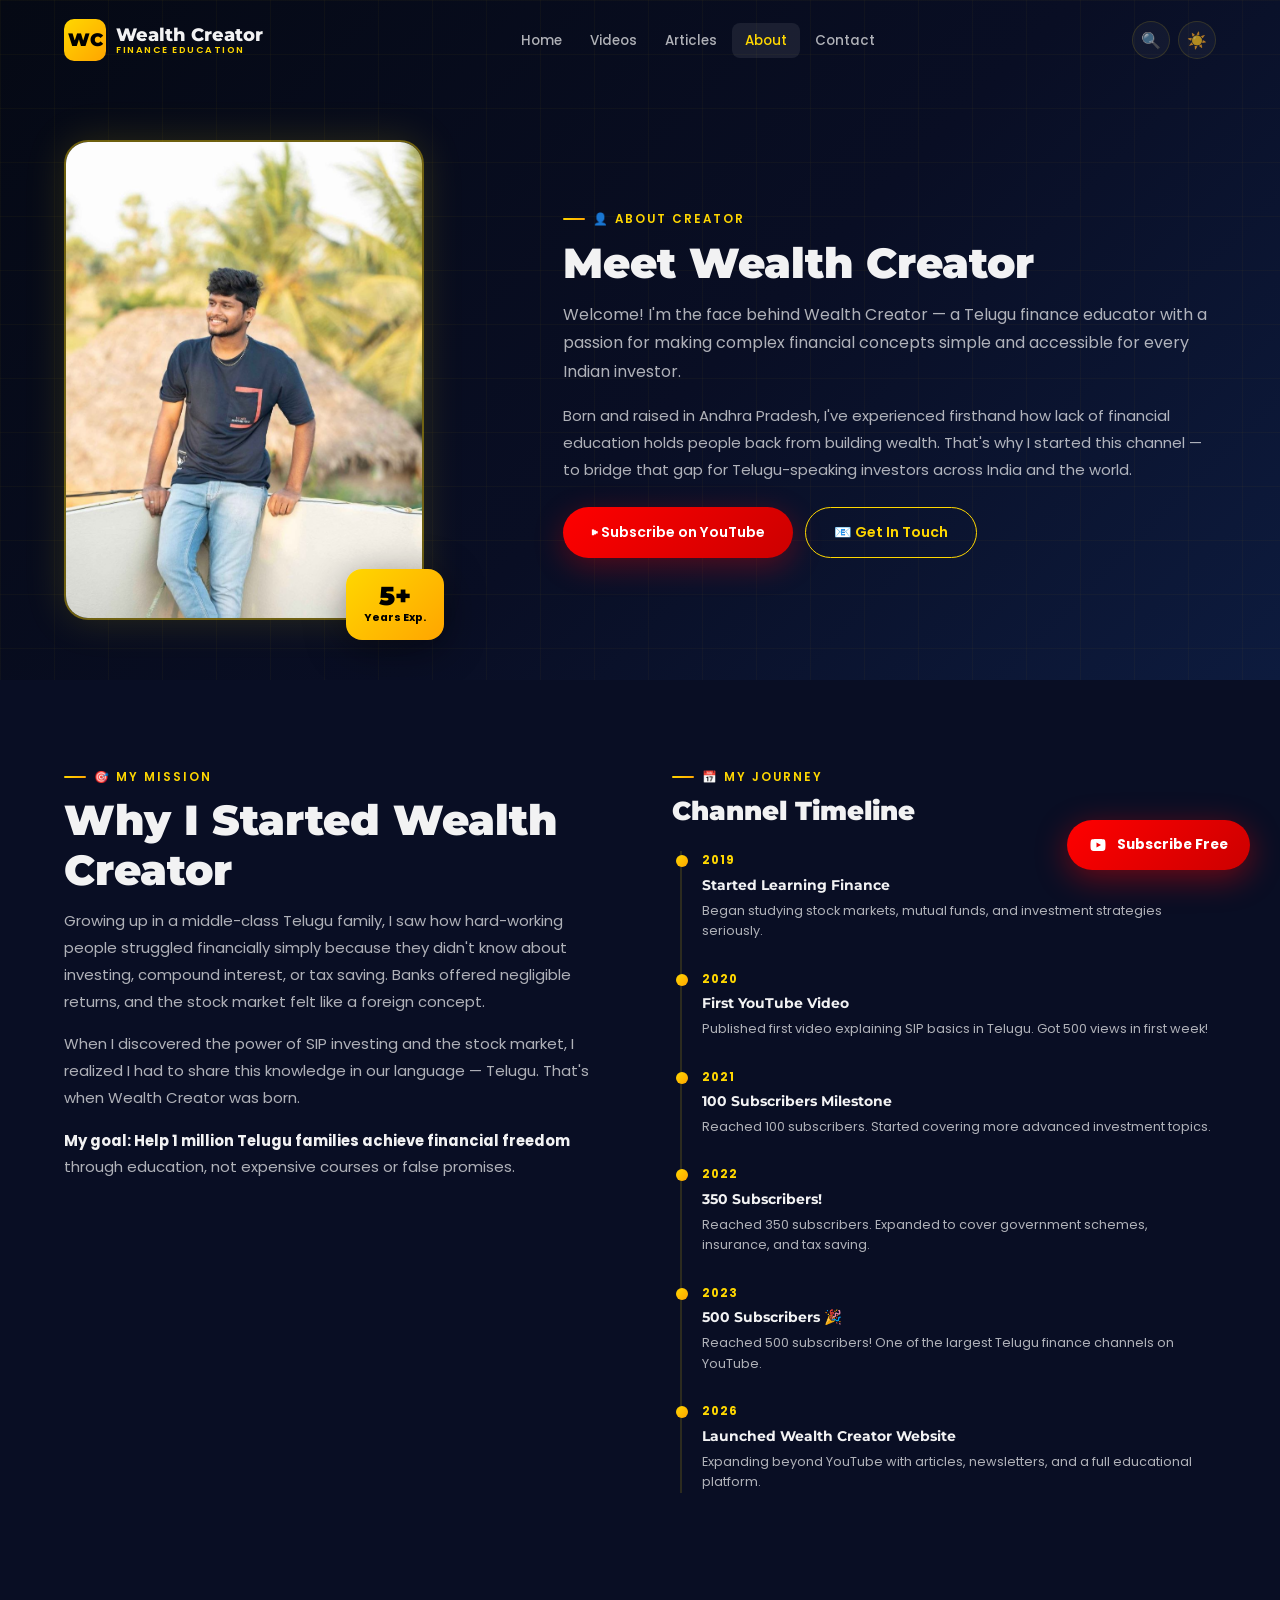
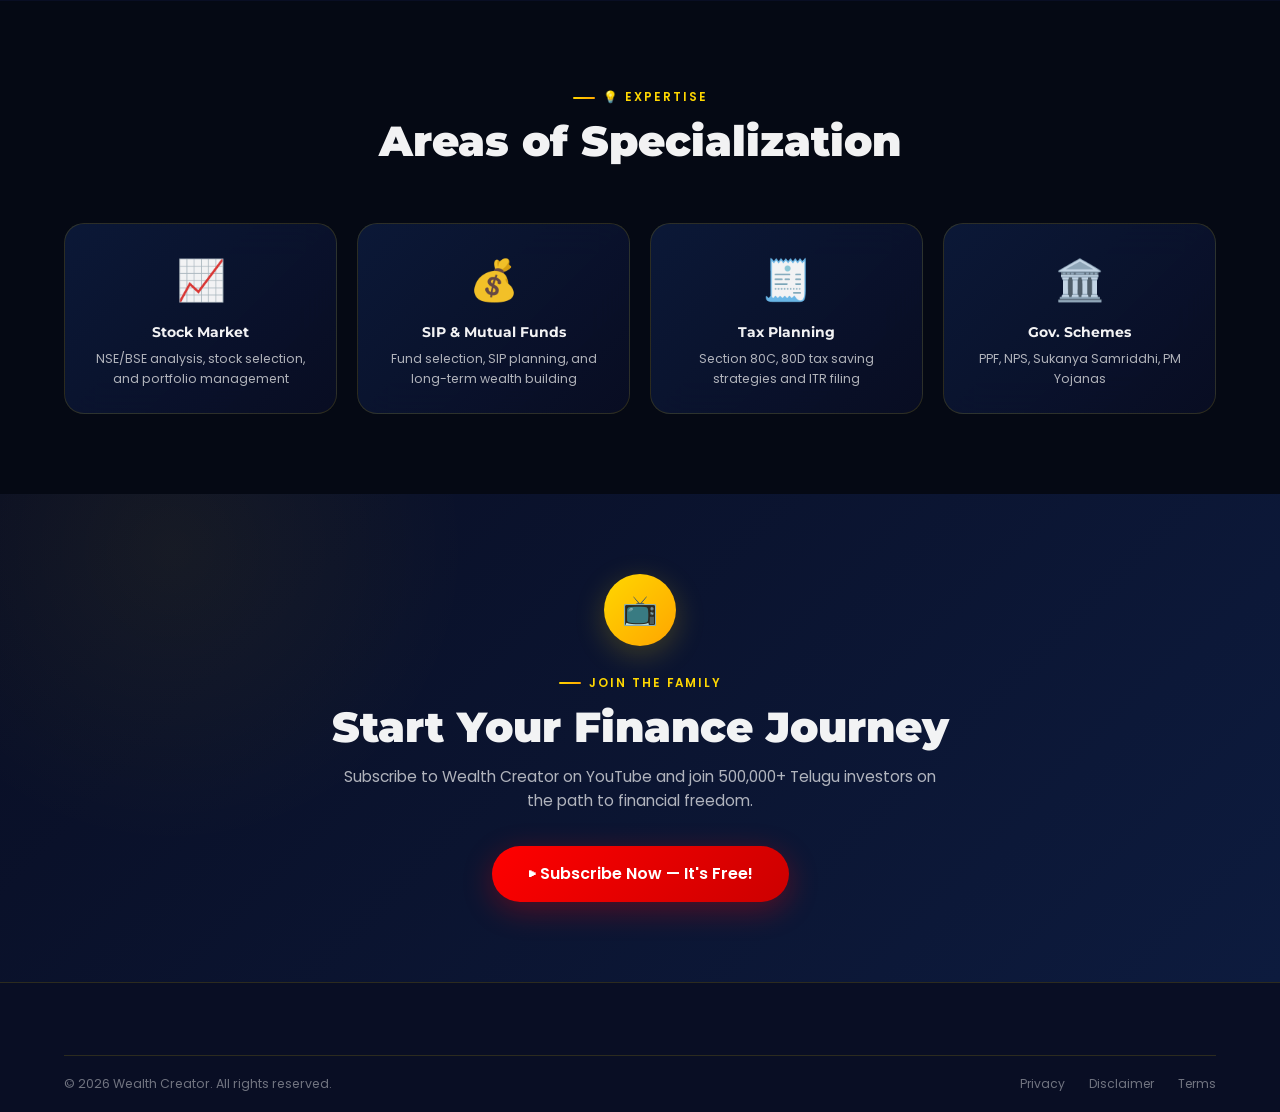
<file: about.html>
<!DOCTYPE html>
<html lang="te" data-theme="dark">
<head>
  <meta charset="UTF-8">
  <meta name="viewport" content="width=device-width, initial-scale=1.0">
  <title>About Wealth Creator | Telugu Finance YouTuber & Investor</title>
  <meta name="description" content="Learn about Wealth Creator — the Telugu finance educator helping 500K+ investors build wealth through stock market education, SIP strategies, and personal finance guidance.">
  <meta name="robots" content="index, follow">
  <link rel="canonical" href="https://wealthcreator.in/about.html">
  <meta property="og:title" content="About Wealth Creator | Telugu Finance Educator">
  <meta property="og:description" content="Meet the creator behind Wealth Creator — Telugu finance education for every Indian investor.">
  <meta property="og:url" content="https://wealthcreator.in/about.html">
  <meta property="og:type" content="profile">
  <link rel="preconnect" href="https://fonts.googleapis.com">
  <link rel="preconnect" href="https://fonts.gstatic.com" crossorigin>
  <link href="https://fonts.googleapis.com/css2?family=Montserrat:wght@400;500;600;700;800;900&family=Poppins:wght@300;400;500;600;700&display=swap" rel="stylesheet">
  <link rel="icon" type="image/svg+xml" href="data:image/svg+xml,<svg xmlns='http://www.w3.org/2000/svg' viewBox='0 0 100 100'><rect width='100' height='100' rx='20' fill='%23FFD700'/><text y='.9em' font-size='70' x='12'>WC</text></svg>">
  <link rel="stylesheet" href="css/style.css">
  <style>
    .about-hero{
      background:var(--grad-hero);
      padding:calc(var(--nav-h) + 60px) 0 60px;
      position:relative;overflow:hidden;
    }
    .about-hero::before{
      content:'';position:absolute;inset:0;
      background-image:linear-gradient(rgba(255,215,0,.03) 1px,transparent 1px),linear-gradient(90deg,rgba(255,215,0,.03) 1px,transparent 1px);
      background-size:54px 54px;
    }
    .about-hero-content{position:relative;z-index:2;display:grid;grid-template-columns:1fr 1.5fr;gap:64px;align-items:center}
    .profile-img-wrap{position:relative;max-width:360px}
    .profile-img{width:100%;border-radius:24px;object-fit:cover;aspect-ratio:3/4;border:2px solid var(--border-hv);box-shadow:var(--sh-gold)}
    .profile-badge{position:absolute;bottom:-20px;right:-20px;background:var(--grad-gold);color:#000;border-radius:16px;padding:14px 18px;text-align:center;box-shadow:var(--sh-md);z-index:3}
    .milestone-grid{display:grid;grid-template-columns:repeat(3,1fr);gap:16px;margin:32px 0}
    .milestone-card{background:var(--glass-str);border:1px solid var(--border);border-radius:var(--r-md);padding:20px;text-align:center}
    .milestone-num{font-family:var(--fh);font-size:1.8rem;font-weight:900;color:var(--gold)}
    .milestone-lbl{font-size:.75rem;color:var(--t2);margin-top:4px}
    .timeline{position:relative;padding-left:30px}
    .timeline::before{content:'';position:absolute;left:8px;top:0;bottom:0;width:2px;background:var(--border)}
    .timeline-item{position:relative;margin-bottom:28px}
    .timeline-item::before{
      content:'';position:absolute;left:-26px;top:4px;
      width:12px;height:12px;border-radius:50%;background:var(--grad-gold);
    }
    .timeline-year{font-size:.72rem;font-weight:700;color:var(--gold);letter-spacing:1px;margin-bottom:4px}
    .timeline-title{font-family:var(--fh);font-size:.9rem;font-weight:700;margin-bottom:4px}
    .timeline-desc{font-size:.8rem;color:var(--t2)}
    @media(max-width:900px){
      .about-hero-content{grid-template-columns:1fr;text-align:center}
      .profile-img-wrap{max-width:260px;margin:0 auto}
      .milestone-grid{grid-template-columns:repeat(2,1fr)}
    }
  </style>
</head>
<body>

<!-- NAVBAR -->
<nav id="navbar" class="navbar">
  <div class="navbar-inner">
    <a href="index.html" class="navbar-logo">
      <div class="logo-icon">WC</div>
      <div class="logo-text">
        <span class="logo-name">Wealth Creator</span>
        <span class="logo-tagline">Finance Education</span>
      </div>
    </a>
    <ul class="navbar-links">
      <li><a href="index.html"    class="nav-link">Home</a></li>
      <li><a href="index.html#videos"  class="nav-link">Videos</a></li>
      <li><a href="articles.html" class="nav-link">Articles</a></li>
      <li><a href="about.html"    class="nav-link active">About</a></li>
      <li><a href="contact.html"  class="nav-link">Contact</a></li>
    </ul>
    <div class="navbar-actions">
      <button id="searchBtn" class="nav-icon-btn" title="Search">🔍</button>
      <button id="themeToggle" class="nav-icon-btn">☀️</button>
      <button id="hamburger" class="hamburger"><span></span><span></span><span></span></button>
    </div>
  </div>
</nav>
<div id="mobileMenu" class="mobile-menu">
  <ul>
    <li><a href="index.html"    class="nav-link">🏠 Home</a></li>
    <li><a href="index.html#videos"  class="nav-link">📹 Videos</a></li>
    <li><a href="articles.html" class="nav-link">📰 Articles</a></li>
    <li><a href="about.html"    class="nav-link">👤 About</a></li>
    <li><a href="contact.html"  class="nav-link">📧 Contact</a></li>
  </ul>
</div>

<!-- ABOUT HERO -->
<section class="about-hero">
  <div class="container">
    <div class="about-hero-content">

      <!-- Photo -->
      <div class="profile-img-wrap reveal">
        <img src="assets/images/founder.jpg"
             alt="Wealth Creator — Telugu Finance YouTuber"
             class="profile-img"
             onerror="this.parentElement.innerHTML='<div style=\'width:100%;aspect-ratio:3/4;border-radius:24px;background:linear-gradient(135deg,#0d1b3e,#090e24);border:2px solid rgba(255,215,0,.3);display:flex;align-items:center;justify-content:center;font-size:7rem;\'>👤</div>'">
        <div class="profile-badge">
          <div style="font-family:var(--fh);font-size:1.6rem;font-weight:900;line-height:1;">5+</div>
          <div style="font-size:.68rem;font-weight:700;">Years Exp.</div>
        </div>
      </div>

      <!-- Info -->
      <div class="reveal reveal-d2">
        <div class="section-label">👤 About Creator</div>
        <h1 class="section-title" style="text-align:left;">Meet <span>Wealth Creator</span></h1>
        <p style="font-size:1rem;color:var(--t2);line-height:1.8;margin-bottom:16px;">
          Welcome! I'm the face behind Wealth Creator — a Telugu finance educator with a passion for making complex financial concepts simple and accessible for every Indian investor.
        </p>
        <p style="font-size:.93rem;color:var(--t2);line-height:1.8;margin-bottom:24px;">
          Born and raised in Andhra Pradesh, I've experienced firsthand how lack of financial education holds people back from building wealth. That's why I started this channel — to bridge that gap for Telugu-speaking investors across India and the world.
        </p>


        <div style="display:flex;gap:12px;flex-wrap:wrap;">
          <a href="https://www.youtube.com/@WealthCreatorOfficial?sub_confirmation=1"
             target="_blank" rel="noopener" class="btn btn-yt">▶ Subscribe on YouTube</a>
          <a href="contact.html" class="btn btn-outline">📧 Get In Touch</a>
        </div>
      </div>
    </div>
  </div>
</section>

<!-- MISSION & STORY -->
<section class="section" style="background:var(--bg-secondary);">
  <div class="container">
    <div style="display:grid;grid-template-columns:1fr 1fr;gap:64px;align-items:start;">
      <div class="reveal">
        <div class="section-label">🎯 My Mission</div>
        <h2 class="section-title" style="text-align:left;">Why I Started <span>Wealth Creator</span></h2>
        <p style="font-size:.93rem;color:var(--t2);line-height:1.8;margin-bottom:16px;">
          Growing up in a middle-class Telugu family, I saw how hard-working people struggled financially simply because they didn't know about investing, compound interest, or tax saving. Banks offered negligible returns, and the stock market felt like a foreign concept.
        </p>
        <p style="font-size:.93rem;color:var(--t2);line-height:1.8;margin-bottom:16px;">
          When I discovered the power of SIP investing and the stock market, I realized I had to share this knowledge in our language — Telugu. That's when Wealth Creator was born.
        </p>
        <p style="font-size:.93rem;color:var(--t2);line-height:1.8;">
          <strong style="color:var(--t1);">My goal: Help 1 million Telugu families achieve financial freedom</strong> through education, not expensive courses or false promises.
        </p>
      </div>

      <div class="reveal reveal-d2">
        <div class="section-label">📅 My Journey</div>
        <h2 class="section-title" style="text-align:left;font-size:1.6rem;">Channel <span>Timeline</span></h2>
        <div class="timeline" style="margin-top:24px;">
          <div class="timeline-item">
            <div class="timeline-year">2019</div>
            <div class="timeline-title">Started Learning Finance</div>
            <div class="timeline-desc">Began studying stock markets, mutual funds, and investment strategies seriously.</div>
          </div>
          <div class="timeline-item">
            <div class="timeline-year">2020</div>
            <div class="timeline-title">First YouTube Video</div>
            <div class="timeline-desc">Published first video explaining SIP basics in Telugu. Got 500 views in first week!</div>
          </div>
          <div class="timeline-item">
            <div class="timeline-year">2021</div>
            <div class="timeline-title">100 Subscribers Milestone</div>
            <div class="timeline-desc">Reached 100 subscribers. Started covering more advanced investment topics.</div>
          </div>
          <div class="timeline-item">
            <div class="timeline-year">2022</div>
            <div class="timeline-title">350 Subscribers!</div>
            <div class="timeline-desc">Reached 350 subscribers. Expanded to cover government schemes, insurance, and tax saving.</div>
          </div>
          <div class="timeline-item">
            <div class="timeline-year">2023</div>
            <div class="timeline-title">500 Subscribers 🎉</div>
            <div class="timeline-desc">Reached 500 subscribers! One of the largest Telugu finance channels on YouTube.</div>
          </div>
          <div class="timeline-item">
            <div class="timeline-year">2026</div>
            <div class="timeline-title">Launched Wealth Creator Website</div>
            <div class="timeline-desc">Expanding beyond YouTube with articles, newsletters, and a full educational platform.</div>
          </div>
        </div>
      </div>
    </div>
  </div>
</section>

<!-- EXPERTISE -->
<section class="section" style="background:var(--bg-primary);">
  <div class="container">
    <div class="section-header reveal">
      <div class="section-label">💡 Expertise</div>
      <h2 class="section-title">Areas of <span>Specialization</span></h2>
    </div>
    <div style="display:grid;grid-template-columns:repeat(4,1fr);gap:20px;" class="reveal">
      <div class="glass-card" style="padding:24px;text-align:center;">
        <div style="font-size:2.5rem;margin-bottom:12px;">📈</div>
        <h3 style="font-size:.9rem;font-weight:700;margin-bottom:8px;">Stock Market</h3>
        <p style="font-size:.78rem;color:var(--t2);">NSE/BSE analysis, stock selection, and portfolio management</p>
      </div>
      <div class="glass-card" style="padding:24px;text-align:center;">
        <div style="font-size:2.5rem;margin-bottom:12px;">💰</div>
        <h3 style="font-size:.9rem;font-weight:700;margin-bottom:8px;">SIP & Mutual Funds</h3>
        <p style="font-size:.78rem;color:var(--t2);">Fund selection, SIP planning, and long-term wealth building</p>
      </div>
      <div class="glass-card" style="padding:24px;text-align:center;">
        <div style="font-size:2.5rem;margin-bottom:12px;">🧾</div>
        <h3 style="font-size:.9rem;font-weight:700;margin-bottom:8px;">Tax Planning</h3>
        <p style="font-size:.78rem;color:var(--t2);">Section 80C, 80D tax saving strategies and ITR filing</p>
      </div>
      <div class="glass-card" style="padding:24px;text-align:center;">
        <div style="font-size:2.5rem;margin-bottom:12px;">🏛️</div>
        <h3 style="font-size:.9rem;font-weight:700;margin-bottom:8px;">Gov. Schemes</h3>
        <p style="font-size:.78rem;color:var(--t2);">PPF, NPS, Sukanya Samriddhi, PM Yojanas</p>
      </div>
    </div>
  </div>
</section>

<!-- CTA -->
<section class="section newsletter-section">
  <div class="container">
    <div class="newsletter-wrapper reveal" style="text-align:center;">
      <div class="nl-icon">📺</div>
      <div class="section-label" style="justify-content:center;">Join the Family</div>
      <h2 class="section-title">Start Your <span>Finance Journey</span></h2>
      <p class="section-subtitle" style="margin:0 auto 32px;">Subscribe to Wealth Creator on YouTube and join 500,000+ Telugu investors on the path to financial freedom.</p>
      <a href="https://www.youtube.com/@WealthCreatorOfficial?sub_confirmation=1"
         target="_blank" rel="noopener" class="btn btn-yt" style="font-size:1rem;padding:15px 36px;">
        ▶ Subscribe Now — It's Free!
      </a>
    </div>
  </div>
</section>

<!-- FOOTER (simplified) -->
<footer class="footer">
  <div class="container">
    <div class="footer-bottom">
      <p class="footer-copy">© 2026 Wealth Creator. All rights reserved.</p>
      <div class="footer-legal">
        <a href="privacy-policy.html">Privacy</a>
        <a href="disclaimer.html">Disclaimer</a>
        <a href="terms.html">Terms</a>
      </div>
    </div>
  </div>
</footer>

<div class="float-sub">
  <a href="https://www.youtube.com/@WealthCreatorOfficial?sub_confirmation=1" target="_blank" rel="noopener" class="float-sub-btn">
    <svg width="18" height="18" viewBox="0 0 24 24" fill="currentColor"><path d="M21.58 6.19a2.51 2.51 0 0 0-1.77-1.77C18.25 4 12 4 12 4s-6.25 0-7.81.42a2.51 2.51 0 0 0-1.77 1.77C2 7.75 2 12 2 12s0 4.25.42 5.81a2.51 2.51 0 0 0 1.77 1.77C5.75 20 12 20 12 20s6.25 0 7.81-.42a2.51 2.51 0 0 0 1.77-1.77C22 16.25 22 12 22 12s0-4.25-.42-5.81zM10 15.46V8.54L16 12l-6 3.46z"/></svg>
    <span class="f-label">Subscribe Free</span>
  </a>
</div>
<button id="scrollTopBtn" class="scroll-top-btn">↑</button>

<div id="searchOverlay" class="search-overlay">
  <div class="search-modal-box">
    <div class="search-iw">
      <span class="s-ico">🔍</span>
      <input type="search" id="searchInput" class="search-inp" placeholder="Search...">
      <button id="searchCloseBtn" class="s-close">✕</button>
    </div>
    <div class="search-results" id="searchResults"></div>
  </div>
</div>

<script src="js/youtube.js?v=1.0.6"></script>
<script src="js/main.js?v=1.0.6"></script>
</body>
</html>
</file>
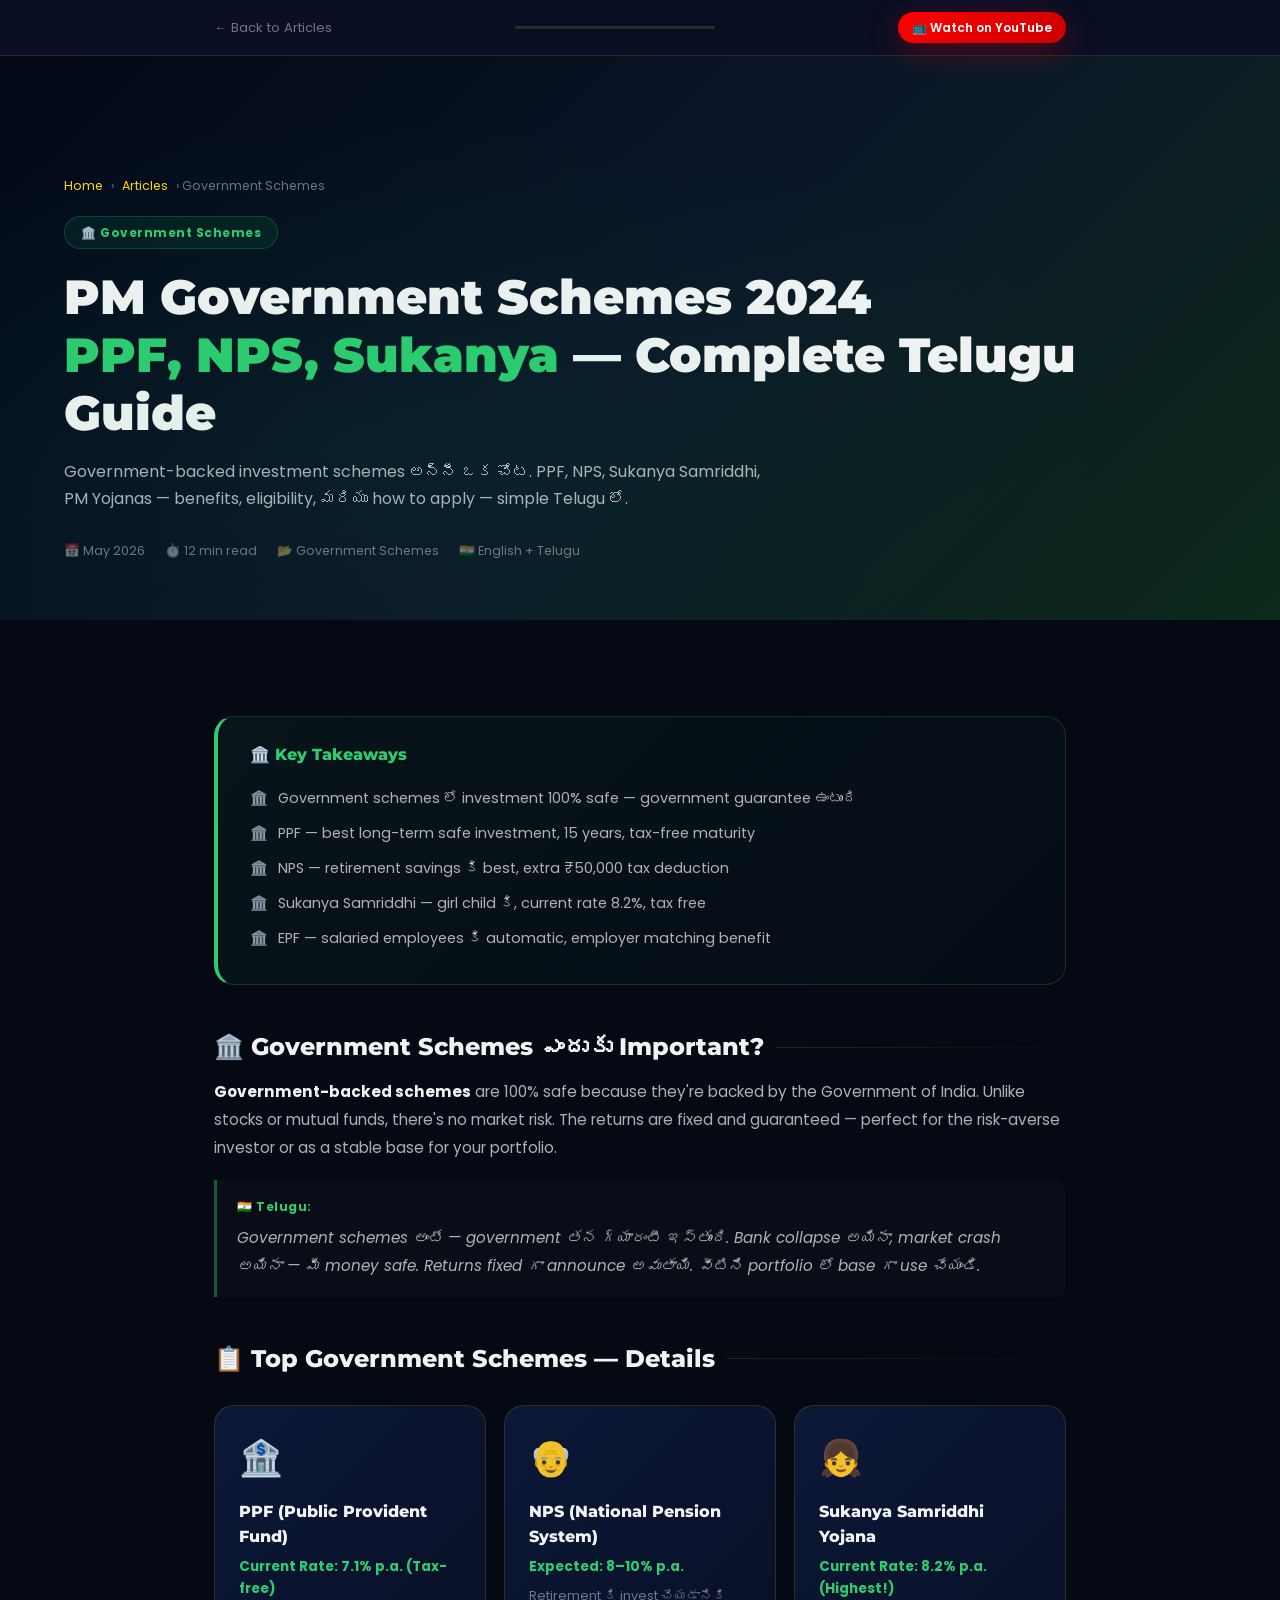
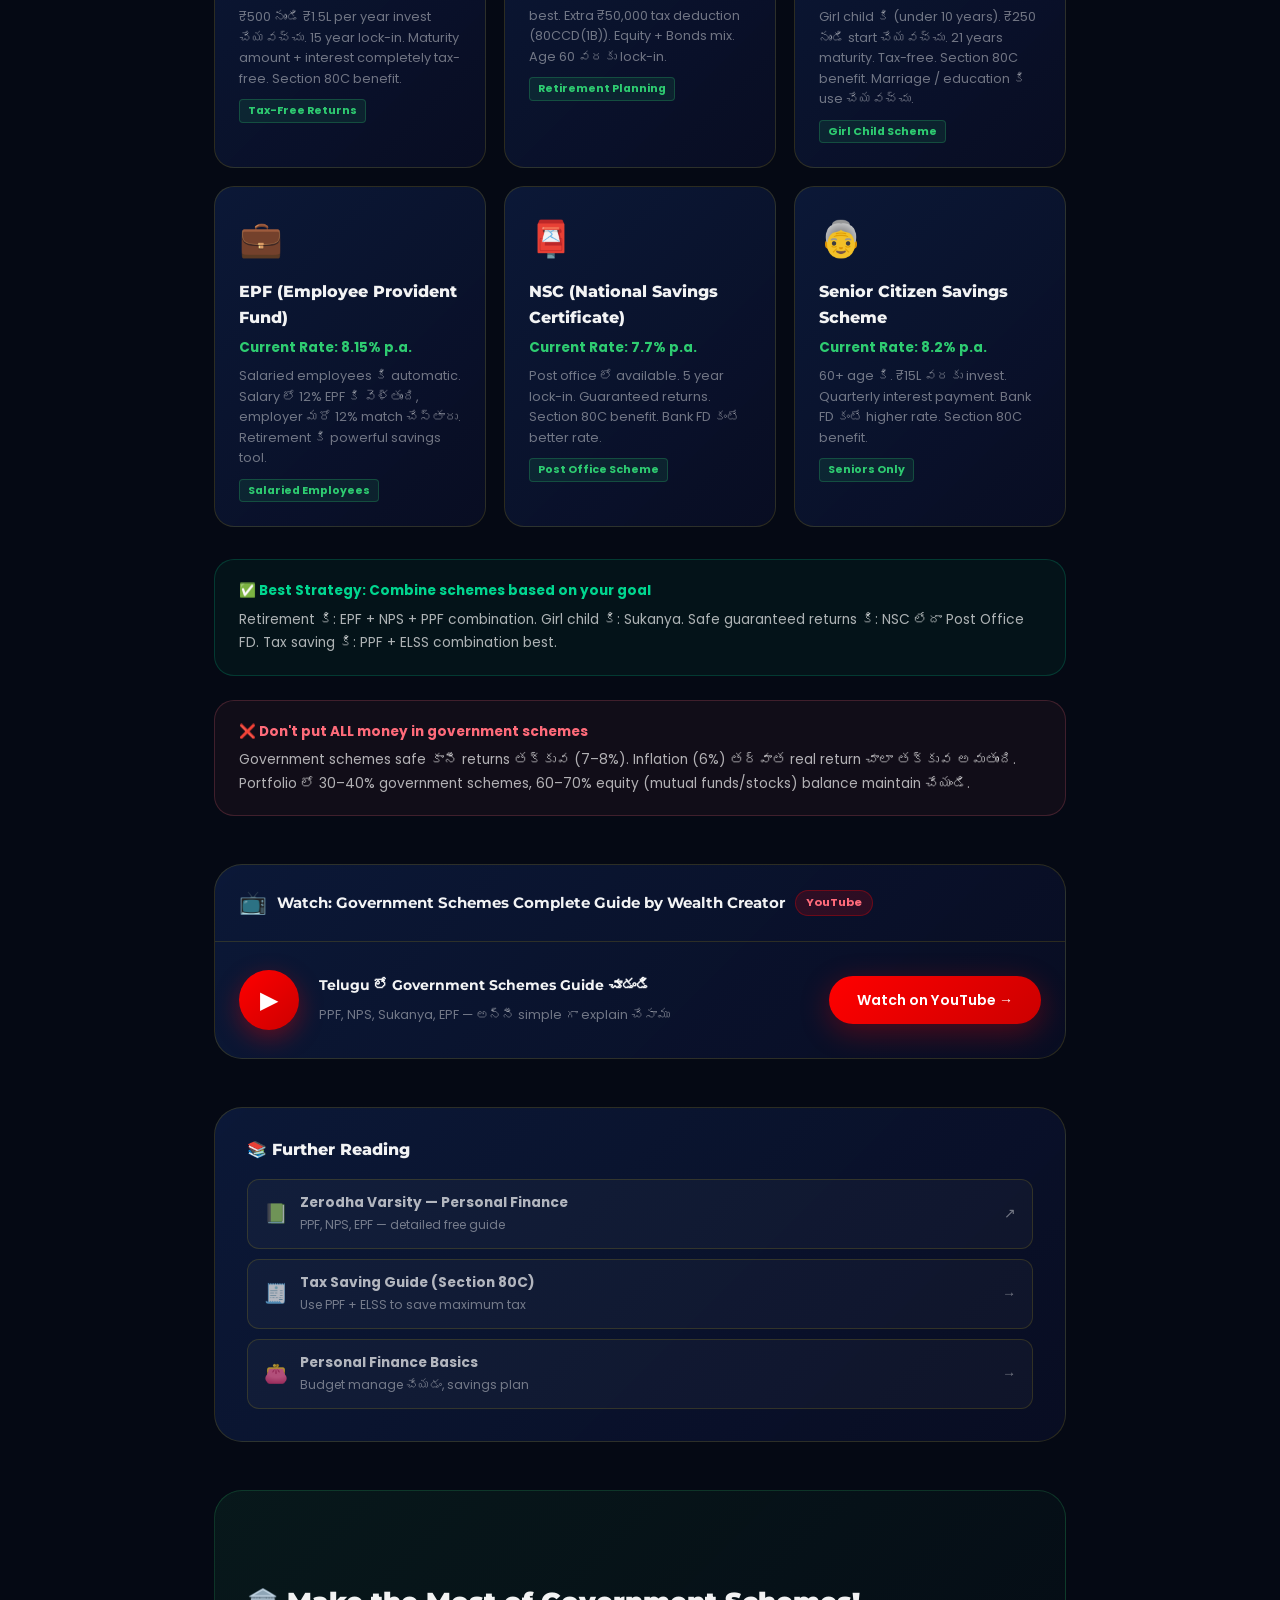
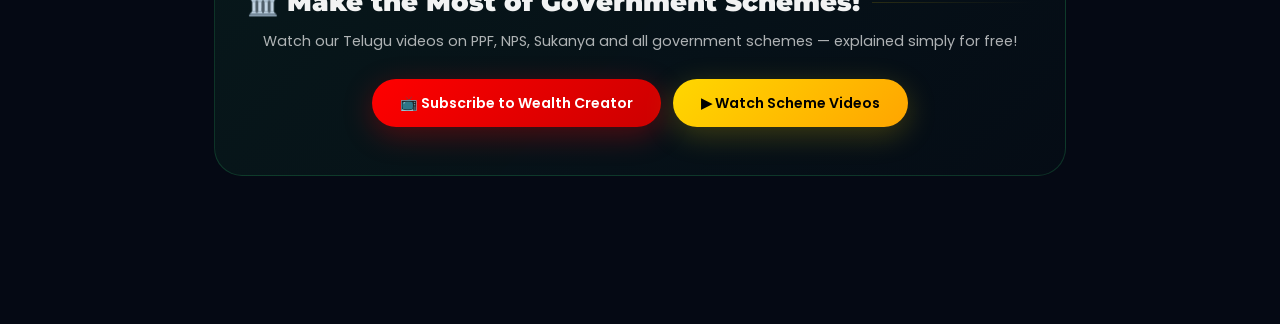
<file: article-govt-schemes.html>
<!DOCTYPE html>
<html lang="te-IN">
<head>
  <meta charset="UTF-8"/>
  <meta name="viewport" content="width=device-width,initial-scale=1"/>
  <title>PM Government Schemes 2024 Telugu | PPF NPS Sukanya | Wealth Creator</title>
  <meta name="description" content="Government schemes 2024 complete guide in Telugu. PPF, NPS, Sukanya Samriddhi, PM Yojanas — ఇవన్నీ ఒక చోట. Benefits, eligibility, how to apply explained simply."/>
  <link rel="canonical" href="https://wealthcreator.in/article-govt-schemes.html"/>
  <link rel="preconnect" href="https://fonts.googleapis.com"/>
  <link href="https://fonts.googleapis.com/css2?family=Poppins:wght@300;400;600;700;800&family=Montserrat:wght@700;800;900&display=swap" rel="stylesheet"/>
  <link rel="stylesheet" href="css/style.css"/>
  <style>
    .article-hero{background:linear-gradient(135deg,#020818 0%,#0a1628 50%,#0d2a1a 100%);padding:120px 0 60px;position:relative;overflow:hidden;}
    .article-hero::before{content:'';position:absolute;inset:0;background:radial-gradient(ellipse at 30% 70%,rgba(0,180,80,.07) 0%,transparent 60%);}
    .article-breadcrumb{display:flex;align-items:center;gap:8px;font-size:.78rem;color:var(--t3);margin-bottom:20px;flex-wrap:wrap;}
    .article-breadcrumb a{color:var(--gold);text-decoration:none;}
    .article-category-badge{display:inline-flex;align-items:center;gap:6px;background:rgba(0,180,80,.1);border:1px solid rgba(0,180,80,.3);border-radius:var(--r-full);padding:6px 16px;font-size:.75rem;font-weight:700;color:#2ecc71;margin-bottom:20px;letter-spacing:.5px;}
    .article-main-title{font-family:var(--fh);font-size:clamp(1.8rem,4vw,3rem);font-weight:900;color:var(--t1);line-height:1.2;margin-bottom:16px;}
    .article-main-title span{color:#2ecc71;}
    .article-subtitle{font-size:1rem;color:var(--t2);line-height:1.7;max-width:700px;margin-bottom:28px;}
    .article-meta-row{display:flex;align-items:center;gap:20px;flex-wrap:wrap;font-size:.78rem;color:var(--t3);}
    .article-body{max-width:900px;margin:0 auto;padding:60px 24px 100px;}
    .key-box{background:linear-gradient(135deg,rgba(46,204,113,.06),rgba(46,204,113,.02));border:1px solid rgba(46,204,113,.2);border-left:4px solid #2ecc71;border-radius:var(--r-lg);padding:28px 32px;margin:36px 0;}
    .key-box h3{font-family:var(--fh);font-size:1rem;font-weight:800;color:#2ecc71;margin-bottom:16px;}
    .key-box ul{list-style:none;padding:0;margin:0;}
    .key-box ul li{padding:6px 0;font-size:.9rem;color:var(--t2);display:flex;align-items:flex-start;gap:10px;line-height:1.6;}
    .key-box ul li::before{content:'🏛️';flex-shrink:0;}
    .article-body h2{font-family:var(--fh);font-size:1.5rem;font-weight:800;color:var(--t1);margin:48px 0 16px;display:flex;align-items:center;gap:12px;}
    .article-body h2::after{content:'';flex:1;height:1px;background:linear-gradient(90deg,var(--border),transparent);}
    .article-body p{font-size:.95rem;color:var(--t2);line-height:1.85;margin-bottom:18px;}
    .article-body p strong{color:var(--t1);}
    .telugu-para{background:rgba(255,255,255,.02);border-left:3px solid rgba(46,204,113,.4);border-radius:0 var(--r-md) var(--r-md) 0;padding:16px 20px;margin:16px 0 24px;font-size:.88rem;color:var(--t3);line-height:1.9;font-style:italic;}
    .telugu-para::before{content:'🇮🇳 Telugu: ';font-weight:700;color:#2ecc71;font-style:normal;font-size:.75rem;display:block;margin-bottom:6px;letter-spacing:.5px;}
    .scheme-cards{display:grid;grid-template-columns:repeat(auto-fit,minmax(260px,1fr));gap:18px;margin:32px 0;}
    .scheme-card{background:var(--grad-card);border:1px solid var(--border);border-radius:var(--r-lg);padding:24px;transition:all var(--dur) var(--ease);}
    .scheme-card:hover{transform:translateY(-4px);border-color:#2ecc71;}
    .scheme-card .sc-icon{font-size:2.2rem;margin-bottom:12px;}
    .scheme-card .sc-name{font-family:var(--fh);font-size:1rem;font-weight:800;color:var(--t1);margin-bottom:6px;}
    .scheme-card .sc-return{font-size:.85rem;color:#2ecc71;font-weight:700;margin-bottom:8px;}
    .scheme-card .sc-desc{font-size:.8rem;color:var(--t3);line-height:1.6;}
    .scheme-card .sc-tag{display:inline-block;background:rgba(46,204,113,.1);border:1px solid rgba(46,204,113,.25);border-radius:4px;padding:2px 8px;font-size:.68rem;color:#2ecc71;font-weight:700;margin-top:10px;}
    .tip-box{background:rgba(0,214,143,.05);border:1px solid rgba(0,214,143,.2);border-radius:var(--r-lg);padding:20px 24px;margin:24px 0;}
    .tip-box strong{color:#00D68F;display:block;margin-bottom:6px;font-size:.85rem;}
    .tip-box p{font-size:.86rem;color:var(--t2);margin:0;line-height:1.7;}
    .warn-box{background:rgba(255,107,122,.05);border:1px solid rgba(255,107,122,.2);border-radius:var(--r-lg);padding:20px 24px;margin:24px 0;}
    .warn-box strong{color:#FF6B7A;display:block;margin-bottom:6px;font-size:.85rem;}
    .warn-box p{font-size:.86rem;color:var(--t2);margin:0;line-height:1.7;}
    .article-video{margin:48px 0;background:var(--grad-card);border:1px solid var(--border);border-radius:var(--r-xl);overflow:hidden;}
    .article-video .av-header{padding:20px 24px;border-bottom:1px solid var(--border);display:flex;align-items:center;gap:10px;}
    .article-video .av-header h3{font-family:var(--fh);font-size:.95rem;font-weight:700;color:var(--t1);margin:0;}
    .article-video .av-badge{background:rgba(255,0,0,.15);border:1px solid rgba(255,0,0,.3);color:#FF6B7A;border-radius:var(--r-full);padding:3px 10px;font-size:.7rem;font-weight:700;}
    .yt-cta-block{display:flex;align-items:center;gap:20px;padding:28px 24px;flex-wrap:wrap;}
    .yt-cta-icon{width:60px;height:60px;border-radius:50%;flex-shrink:0;background:linear-gradient(135deg,#FF0000,#CC0000);display:flex;align-items:center;justify-content:center;font-size:1.5rem;color:#fff;box-shadow:0 8px 24px rgba(255,0,0,.35);}
    .yt-cta-text{flex:1;min-width:180px;}
    .yt-cta-text strong{display:block;font-family:var(--fh);font-size:.9rem;font-weight:700;color:var(--t1);margin-bottom:4px;}
    .yt-cta-text span{font-size:.8rem;color:var(--t3);line-height:1.5;}
    .yt-cta-btn{flex-shrink:0;white-space:nowrap;}
    .further-reading{background:var(--grad-card);border:1px solid var(--border);border-radius:var(--r-xl);padding:32px;margin:48px 0;}
    .further-reading h3{font-family:var(--fh);font-size:1rem;font-weight:800;color:var(--t1);margin-bottom:20px;}
    .fr-links{display:flex;flex-direction:column;gap:10px;}
    .fr-link{display:flex;align-items:center;gap:12px;padding:12px 16px;background:rgba(255,255,255,.03);border:1px solid var(--border);border-radius:var(--r-md);text-decoration:none;color:var(--t2);font-size:.86rem;transition:all .2s;}
    .fr-link:hover{border-color:#2ecc71;color:var(--t1);}
    .fr-link .fr-icon{font-size:1.2rem;flex-shrink:0;}
    .article-cta{background:linear-gradient(135deg,rgba(46,204,113,.08),rgba(46,204,113,.02));border:1px solid rgba(46,204,113,.2);border-radius:var(--r-xl);padding:48px 32px;text-align:center;margin:48px 0;}
    .article-cta h2{font-family:var(--fh);font-size:1.6rem;font-weight:900;color:var(--t1);margin-bottom:10px;}
    .article-cta p{color:var(--t2);margin-bottom:24px;font-size:.9rem;}
    .cta-btns{display:flex;gap:12px;justify-content:center;flex-wrap:wrap;}
    .article-nav-bar{background:var(--bg-secondary);border-bottom:1px solid var(--border);padding:12px 0;position:sticky;top:0;z-index:100;}
    .article-nav-inner{max-width:900px;margin:0 auto;padding:0 24px;display:flex;align-items:center;justify-content:space-between;gap:12px;}
    .back-btn{display:flex;align-items:center;gap:6px;color:var(--t3);font-size:.82rem;text-decoration:none;transition:color .2s;}
    .back-btn:hover{color:#2ecc71;}
    .progress-bar{flex:1;height:3px;background:var(--border);border-radius:2px;max-width:200px;}
    .progress-fill{height:100%;background:#2ecc71;border-radius:2px;width:0;transition:width .1s;}
    @media(max-width:600px){.scheme-cards{grid-template-columns:1fr;}
      .yt-cta-block{flex-direction:column;text-align:center;}
      .yt-cta-btn{width:100%;text-align:center;justify-content:center;}}
  </style>
</head>
<body>
<nav class="article-nav-bar">
  <div class="article-nav-inner">
    <a href="index.html#articles" class="back-btn">← Back to Articles</a>
    <div class="progress-bar"><div class="progress-fill" id="readProgress"></div></div>
    <a href="https://www.youtube.com/@WealthCreatorOfficial" target="_blank" rel="noopener" class="btn btn-yt" style="padding:6px 14px;font-size:.75rem;">📺 Watch on YouTube</a>
  </div>
</nav>
<header class="article-hero">
  <div class="container">
    <div class="article-breadcrumb"><a href="index.html">Home</a> › <a href="index.html#articles">Articles</a> › Government Schemes</div>
    <div class="article-category-badge">🏛️ Government Schemes</div>
    <h1 class="article-main-title">PM Government Schemes 2024<br><span>PPF, NPS, Sukanya</span> — Complete Telugu Guide</h1>
    <p class="article-subtitle">Government-backed investment schemes అన్నీ ఒక చోట. PPF, NPS, Sukanya Samriddhi, PM Yojanas — benefits, eligibility, మరియు how to apply — simple Telugu లో.</p>
    <div class="article-meta-row"><span>📅 May 2026</span><span>⏱️ 12 min read</span><span>📂 Government Schemes</span><span>🇮🇳 English + Telugu</span></div>
  </div>
</header>
<main class="article-body" id="articleBody">
  <div class="key-box">
    <h3>🏛️ Key Takeaways</h3>
    <ul>
      <li>Government schemes లో investment 100% safe — government guarantee ఉంటుంది</li>
      <li>PPF — best long-term safe investment, 15 years, tax-free maturity</li>
      <li>NPS — retirement savings కి best, extra ₹50,000 tax deduction</li>
      <li>Sukanya Samriddhi — girl child కి, current rate 8.2%, tax free</li>
      <li>EPF — salaried employees కి automatic, employer matching benefit</li>
    </ul>
  </div>

  <h2>🏛️ Government Schemes ఎందుకు Important?</h2>
  <p><strong>Government-backed schemes</strong> are 100% safe because they're backed by the Government of India. Unlike stocks or mutual funds, there's no market risk. The returns are fixed and guaranteed — perfect for the risk-averse investor or as a stable base for your portfolio.</p>
  <p class="telugu-para">Government schemes అంటే — government తన గ్యారంటీ ఇస్తుంది. Bank collapse అయినా, market crash అయినా — మీ money safe. Returns fixed గా announce అవుతాయి. వీటిని portfolio లో base గా use చేయండి.</p>

  <h2>📋 Top Government Schemes — Details</h2>
  <div class="scheme-cards">
    <div class="scheme-card">
      <div class="sc-icon">🏦</div>
      <div class="sc-name">PPF (Public Provident Fund)</div>
      <div class="sc-return">Current Rate: 7.1% p.a. (Tax-free)</div>
      <div class="sc-desc">₹500 నుండి ₹1.5L per year invest చేయవచ్చు. 15 year lock-in. Maturity amount + interest completely tax-free. Section 80C benefit.</div>
      <span class="sc-tag">Tax-Free Returns</span>
    </div>
    <div class="scheme-card">
      <div class="sc-icon">👴</div>
      <div class="sc-name">NPS (National Pension System)</div>
      <div class="sc-return">Expected: 8–10% p.a.</div>
      <div class="sc-desc">Retirement కి invest చేయడానికి best. Extra ₹50,000 tax deduction (80CCD(1B)). Equity + Bonds mix. Age 60 వరకు lock-in.</div>
      <span class="sc-tag">Retirement Planning</span>
    </div>
    <div class="scheme-card">
      <div class="sc-icon">👧</div>
      <div class="sc-name">Sukanya Samriddhi Yojana</div>
      <div class="sc-return">Current Rate: 8.2% p.a. (Highest!)</div>
      <div class="sc-desc">Girl child కి (under 10 years). ₹250 నుండి start చేయవచ్చు. 21 years maturity. Tax-free. Section 80C benefit. Marriage / education కి use చేయవచ్చు.</div>
      <span class="sc-tag">Girl Child Scheme</span>
    </div>
    <div class="scheme-card">
      <div class="sc-icon">💼</div>
      <div class="sc-name">EPF (Employee Provident Fund)</div>
      <div class="sc-return">Current Rate: 8.15% p.a.</div>
      <div class="sc-desc">Salaried employees కి automatic. Salary లో 12% EPF కి వెళ్తుంది, employer మరో 12% match చేస్తారు. Retirement కి powerful savings tool.</div>
      <span class="sc-tag">Salaried Employees</span>
    </div>
    <div class="scheme-card">
      <div class="sc-icon">📮</div>
      <div class="sc-name">NSC (National Savings Certificate)</div>
      <div class="sc-return">Current Rate: 7.7% p.a.</div>
      <div class="sc-desc">Post office లో available. 5 year lock-in. Guaranteed returns. Section 80C benefit. Bank FD కంటే better rate.</div>
      <span class="sc-tag">Post Office Scheme</span>
    </div>
    <div class="scheme-card">
      <div class="sc-icon">👵</div>
      <div class="sc-name">Senior Citizen Savings Scheme</div>
      <div class="sc-return">Current Rate: 8.2% p.a.</div>
      <div class="sc-desc">60+ age కి. ₹15L వరకు invest. Quarterly interest payment. Bank FD కంటే higher rate. Section 80C benefit.</div>
      <span class="sc-tag">Seniors Only</span>
    </div>
  </div>

  <div class="tip-box">
    <strong>✅ Best Strategy: Combine schemes based on your goal</strong>
    <p>Retirement కి: EPF + NPS + PPF combination. Girl child కి: Sukanya. Safe guaranteed returns కి: NSC లేదా Post Office FD. Tax saving కి: PPF + ELSS combination best.</p>
  </div>
  <div class="warn-box">
    <strong>❌ Don't put ALL money in government schemes</strong>
    <p>Government schemes safe కానీ returns తక్కువ (7–8%). Inflation (6%) తర్వాత real return చాలా తక్కువ అవుతుంది. Portfolio లో 30–40% government schemes, 60–70% equity (mutual funds/stocks) balance maintain చేయండి.</p>
  </div>

  <div class="article-video">
    <div class="av-header"><span style="font-size:1.4rem;">📺</span><h3>Watch: Government Schemes Complete Guide by Wealth Creator</h3><span class="av-badge">YouTube</span></div>
    <div class="yt-cta-block">
      <div class="yt-cta-icon">▶</div>
      <div class="yt-cta-text">
        <strong>Telugu లో Government Schemes Guide చూడండి</strong>
        <span>PPF, NPS, Sukanya, EPF — అన్నీ simple గా explain చేసాము</span>
      </div>
      <a href="https://www.youtube.com/@WealthCreatorOfficial" target="_blank" rel="noopener" class="btn btn-yt yt-cta-btn">Watch on YouTube →</a>
    </div>
  </div>

  <div class="further-reading">
    <h3>📚 Further Reading</h3>
    <div class="fr-links">
      <a href="https://zerodha.com/varsity/module/personalfinance/" target="_blank" rel="noopener" class="fr-link"><span class="fr-icon">📗</span><div><strong>Zerodha Varsity — Personal Finance</strong><br><span style="font-size:.76rem;color:var(--t3);">PPF, NPS, EPF — detailed free guide</span></div><span style="margin-left:auto;color:var(--t3);">↗</span></a>
      <a href="article-tax.html" class="fr-link"><span class="fr-icon">🧾</span><div><strong>Tax Saving Guide (Section 80C)</strong><br><span style="font-size:.76rem;color:var(--t3);">Use PPF + ELSS to save maximum tax</span></div><span style="margin-left:auto;color:var(--t3);">→</span></a>
      <a href="article-personal-finance.html" class="fr-link"><span class="fr-icon">👛</span><div><strong>Personal Finance Basics</strong><br><span style="font-size:.76rem;color:var(--t3);">Budget manage చేయడం, savings plan</span></div><span style="margin-left:auto;color:var(--t3);">→</span></a>
    </div>
  </div>
  <div class="article-cta">
    <h2>🏛️ Make the Most of Government Schemes!</h2>
    <p>Watch our Telugu videos on PPF, NPS, Sukanya and all government schemes — explained simply for free!</p>
    <div class="cta-btns">
      <a href="https://www.youtube.com/@WealthCreatorOfficial?sub_confirmation=1" target="_blank" rel="noopener" class="btn btn-yt">📺 Subscribe to Wealth Creator</a>
      <a href="index.html#videos" class="btn btn-gold">▶ Watch Scheme Videos</a>
    </div>
  </div>
</main>
<script>
  const fill=document.getElementById('readProgress'),body=document.getElementById('articleBody');
  window.addEventListener('scroll',()=>{const r=body.getBoundingClientRect();fill.style.width=Math.min(100,Math.max(0,(-r.top/(body.offsetHeight-window.innerHeight))*100))+'%';});
</script>
</body>
</html>
</file>
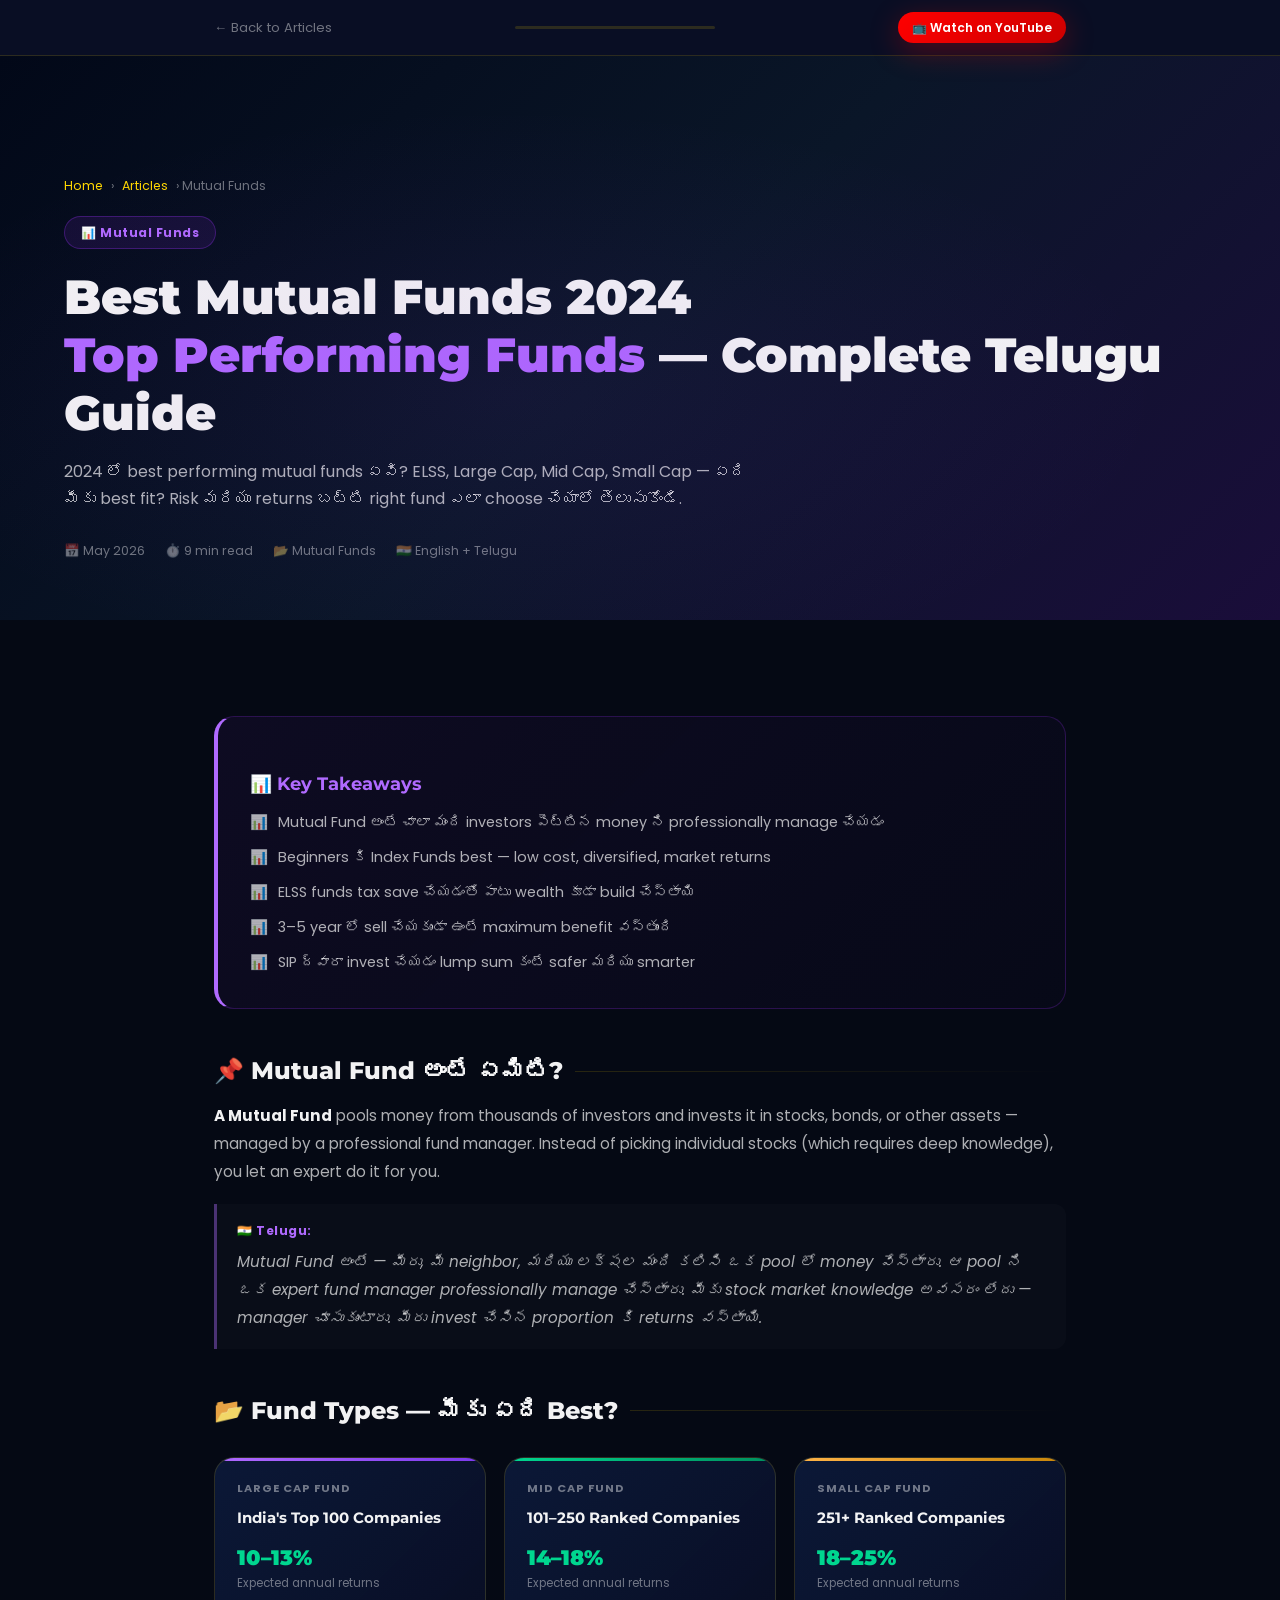
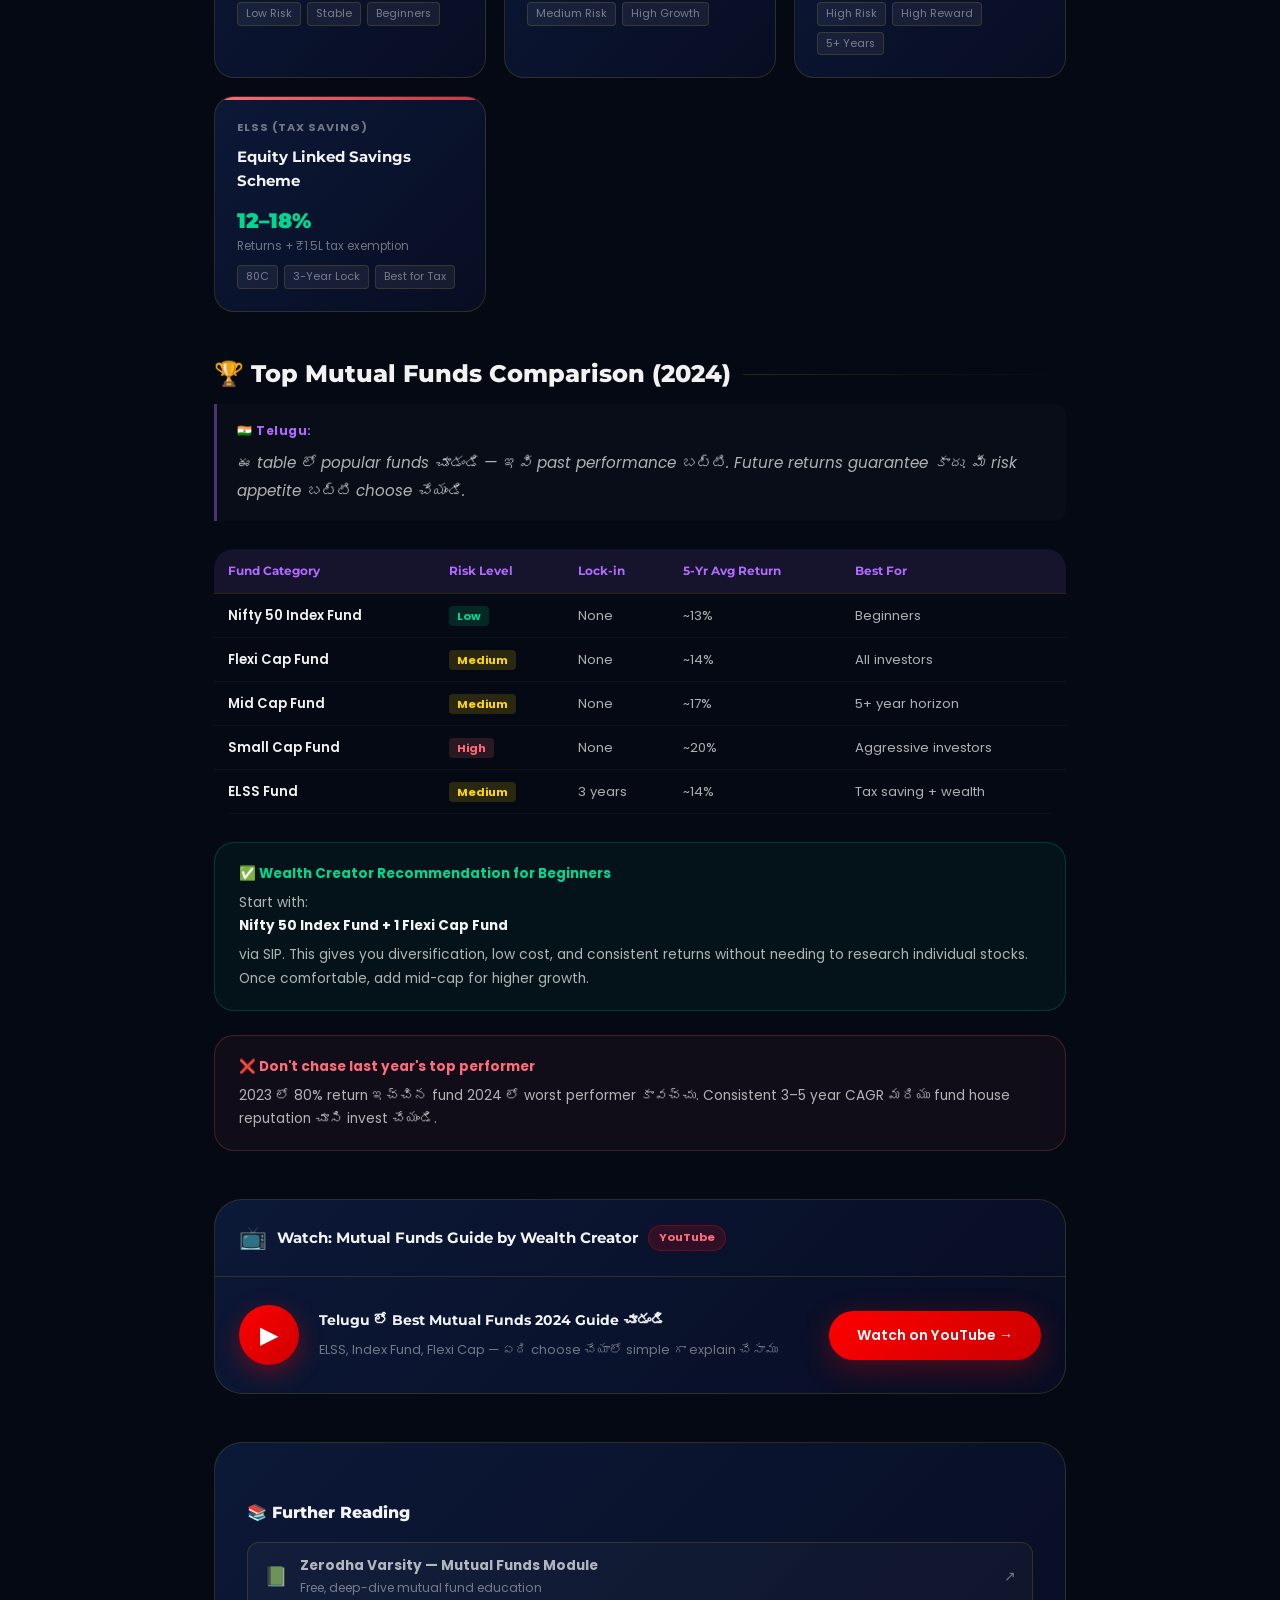
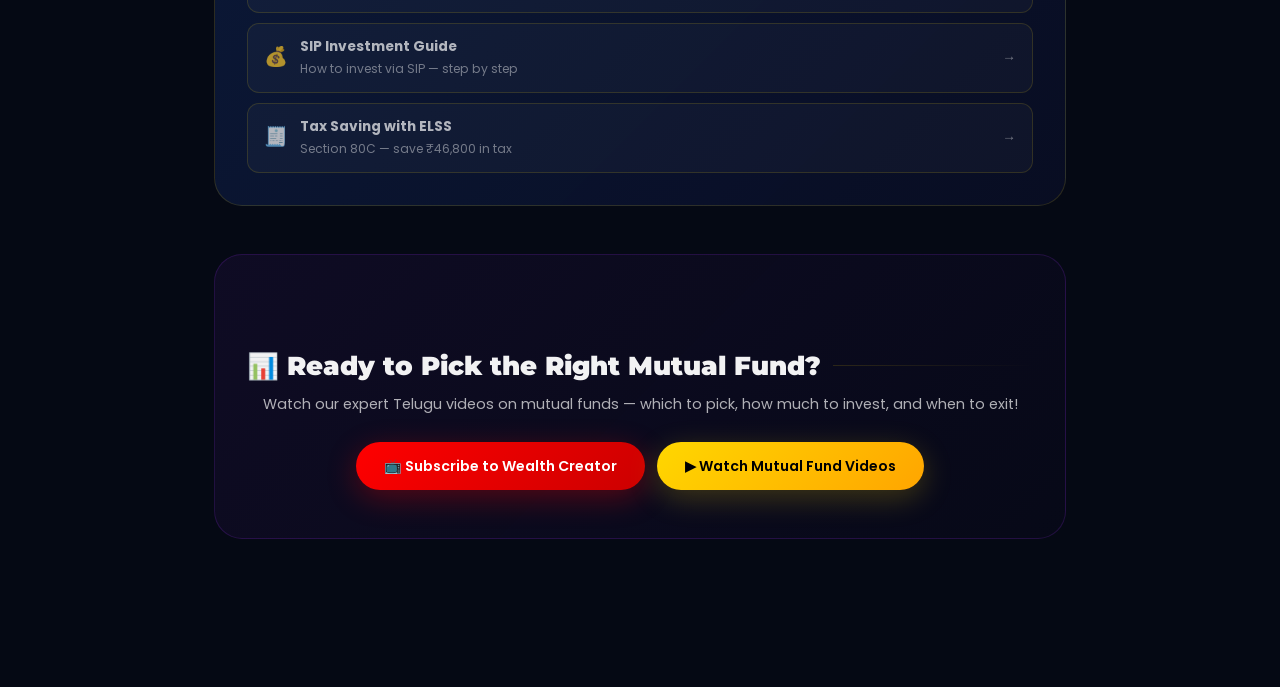
<file: article-mutual-funds.html>
<!DOCTYPE html>
<html lang="te-IN">
<head>
  <meta charset="UTF-8"/>
  <meta name="viewport" content="width=device-width,initial-scale=1"/>
  <title>Best Mutual Funds 2024 Telugu | Top Performing Funds | Wealth Creator</title>
  <meta name="description" content="2024 లో best performing mutual funds ఏవి? ELSS, Large Cap, Mid Cap, Small Cap — ఏది choose చేయాలి? Complete mutual fund guide in Telugu by Wealth Creator."/>
  <link rel="canonical" href="https://wealthcreator.in/article-mutual-funds.html"/>
  <link rel="preconnect" href="https://fonts.googleapis.com"/>
  <link href="https://fonts.googleapis.com/css2?family=Poppins:wght@300;400;600;700;800&family=Montserrat:wght@700;800;900&display=swap" rel="stylesheet"/>
  <link rel="stylesheet" href="css/style.css"/>
  <style>
    .article-hero{background:linear-gradient(135deg,#020818 0%,#0a1628 50%,#1a0d3a 100%);padding:120px 0 60px;position:relative;overflow:hidden;}
    .article-hero::before{content:'';position:absolute;inset:0;background:radial-gradient(ellipse at 40% 60%,rgba(138,43,226,.08) 0%,transparent 60%);}
    .article-breadcrumb{display:flex;align-items:center;gap:8px;font-size:.78rem;color:var(--t3);margin-bottom:20px;flex-wrap:wrap;}
    .article-breadcrumb a{color:var(--gold);text-decoration:none;}
    .article-category-badge{display:inline-flex;align-items:center;gap:6px;background:rgba(138,43,226,.12);border:1px solid rgba(138,43,226,.35);border-radius:var(--r-full);padding:6px 16px;font-size:.75rem;font-weight:700;color:#b06aff;margin-bottom:20px;letter-spacing:.5px;}
    .article-main-title{font-family:var(--fh);font-size:clamp(1.8rem,4vw,3rem);font-weight:900;color:var(--t1);line-height:1.2;margin-bottom:16px;}
    .article-main-title span{color:#b06aff;}
    .article-subtitle{font-size:1rem;color:var(--t2);line-height:1.7;max-width:700px;margin-bottom:28px;}
    .article-meta-row{display:flex;align-items:center;gap:20px;flex-wrap:wrap;font-size:.78rem;color:var(--t3);}
    .article-body{max-width:900px;margin:0 auto;padding:60px 24px 100px;}
    .key-box{background:linear-gradient(135deg,rgba(138,43,226,.07),rgba(138,43,226,.02));border:1px solid rgba(138,43,226,.25);border-left:4px solid #b06aff;border-radius:var(--r-lg);padding:28px 32px;margin:36px 0;}
    .key-box h3{font-family:var(--fh);font-size:1rem;font-weight:800;color:#b06aff;margin-bottom:16px;display:flex;align-items:center;gap:8px;}
    .key-box ul{list-style:none;padding:0;margin:0;}
    .key-box ul li{padding:6px 0;font-size:.9rem;color:var(--t2);display:flex;align-items:flex-start;gap:10px;line-height:1.6;}
    .key-box ul li::before{content:'📊';flex-shrink:0;}
    .article-body h2{font-family:var(--fh);font-size:1.5rem;font-weight:800;color:var(--t1);margin:48px 0 16px;display:flex;align-items:center;gap:12px;}
    .article-body h2::after{content:'';flex:1;height:1px;background:linear-gradient(90deg,var(--border),transparent);}
    .article-body h3{font-family:var(--fh);font-size:1.1rem;font-weight:700;color:#b06aff;margin:28px 0 10px;}
    .article-body p{font-size:.95rem;color:var(--t2);line-height:1.85;margin-bottom:18px;}
    .article-body p strong{color:var(--t1);}
    .telugu-para{background:rgba(255,255,255,.02);border-left:3px solid rgba(176,106,255,.4);border-radius:0 var(--r-md) var(--r-md) 0;padding:16px 20px;margin:16px 0 24px;font-size:.88rem;color:var(--t3);line-height:1.9;font-style:italic;}
    .telugu-para::before{content:'🇮🇳 Telugu: ';font-weight:700;color:#b06aff;font-style:normal;font-size:.75rem;display:block;margin-bottom:6px;letter-spacing:.5px;}
    .fund-cards{display:grid;grid-template-columns:repeat(auto-fit,minmax(240px,1fr));gap:18px;margin:32px 0;}
    .fund-card{background:var(--grad-card);border:1px solid var(--border);border-radius:var(--r-lg);padding:22px;transition:all var(--dur) var(--ease);position:relative;overflow:hidden;}
    .fund-card::before{content:'';position:absolute;top:0;left:0;right:0;height:3px;}
    .fund-card.large-cap::before{background:linear-gradient(90deg,#b06aff,#7c3aed);}
    .fund-card.mid-cap::before{background:linear-gradient(90deg,#00D68F,#008f5e);}
    .fund-card.small-cap::before{background:linear-gradient(90deg,#FFB347,#c8860a);}
    .fund-card.elss::before{background:linear-gradient(90deg,#FF6B7A,#cc3344);}
    .fund-card:hover{transform:translateY(-4px);border-color:var(--border-hv);}
    .fund-card .fc-type{font-size:.7rem;font-weight:700;letter-spacing:1px;text-transform:uppercase;color:var(--t3);margin-bottom:8px;}
    .fund-card .fc-name{font-family:var(--fh);font-size:.95rem;font-weight:700;color:var(--t1);margin-bottom:10px;}
    .fund-card .fc-return{font-family:var(--fh);font-size:1.3rem;font-weight:900;color:#00D68F;}
    .fund-card .fc-label{font-size:.72rem;color:var(--t3);}
    .fund-card .fc-tags{display:flex;gap:6px;flex-wrap:wrap;margin-top:10px;}
    .fc-tag{background:rgba(255,255,255,.06);border:1px solid var(--border);border-radius:4px;padding:2px 8px;font-size:.68rem;color:var(--t3);}
    .compare-table{width:100%;border-collapse:collapse;margin:28px 0;border-radius:var(--r-lg);overflow:hidden;}
    .compare-table th{background:rgba(176,106,255,.1);color:#b06aff;font-family:var(--fh);font-size:.78rem;font-weight:700;padding:12px 14px;text-align:left;border-bottom:1px solid var(--border);}
    .compare-table td{padding:11px 14px;font-size:.82rem;color:var(--t2);border-bottom:1px solid rgba(255,255,255,.04);}
    .compare-table tr:hover td{background:rgba(255,255,255,.02);}
    .compare-table td:first-child{color:var(--t1);font-weight:600;}
    .badge-good{background:rgba(0,214,143,.15);color:#00D68F;border-radius:4px;padding:2px 8px;font-size:.7rem;font-weight:700;}
    .badge-ok{background:rgba(255,215,0,.15);color:var(--gold);border-radius:4px;padding:2px 8px;font-size:.7rem;font-weight:700;}
    .badge-high{background:rgba(255,107,122,.15);color:#FF6B7A;border-radius:4px;padding:2px 8px;font-size:.7rem;font-weight:700;}
    .tip-box{background:rgba(0,214,143,.05);border:1px solid rgba(0,214,143,.2);border-radius:var(--r-lg);padding:20px 24px;margin:24px 0;}
    .tip-box strong{color:#00D68F;display:block;margin-bottom:6px;font-size:.85rem;}
    .tip-box p{font-size:.86rem;color:var(--t2);margin:0;line-height:1.7;}
    .warn-box{background:rgba(255,107,122,.05);border:1px solid rgba(255,107,122,.2);border-radius:var(--r-lg);padding:20px 24px;margin:24px 0;}
    .warn-box strong{color:#FF6B7A;display:block;margin-bottom:6px;font-size:.85rem;}
    .warn-box p{font-size:.86rem;color:var(--t2);margin:0;line-height:1.7;}
    .article-video{margin:48px 0;background:var(--grad-card);border:1px solid var(--border);border-radius:var(--r-xl);overflow:hidden;}
    .article-video .av-header{padding:20px 24px;border-bottom:1px solid var(--border);display:flex;align-items:center;gap:10px;}
    .article-video .av-header h3{font-family:var(--fh);font-size:.95rem;font-weight:700;color:var(--t1);margin:0;}
    .article-video .av-badge{background:rgba(255,0,0,.15);border:1px solid rgba(255,0,0,.3);color:#FF6B7A;border-radius:var(--r-full);padding:3px 10px;font-size:.7rem;font-weight:700;}
    .yt-cta-block{display:flex;align-items:center;gap:20px;padding:28px 24px;flex-wrap:wrap;}
    .yt-cta-icon{width:60px;height:60px;border-radius:50%;flex-shrink:0;background:linear-gradient(135deg,#FF0000,#CC0000);display:flex;align-items:center;justify-content:center;font-size:1.5rem;color:#fff;box-shadow:0 8px 24px rgba(255,0,0,.35);}
    .yt-cta-text{flex:1;min-width:180px;}
    .yt-cta-text strong{display:block;font-family:var(--fh);font-size:.9rem;font-weight:700;color:var(--t1);margin-bottom:4px;}
    .yt-cta-text span{font-size:.8rem;color:var(--t3);line-height:1.5;}
    .yt-cta-btn{flex-shrink:0;white-space:nowrap;}
    .further-reading{background:var(--grad-card);border:1px solid var(--border);border-radius:var(--r-xl);padding:32px;margin:48px 0;}
    .further-reading h3{font-family:var(--fh);font-size:1rem;font-weight:800;color:var(--t1);margin-bottom:20px;}
    .fr-links{display:flex;flex-direction:column;gap:10px;}
    .fr-link{display:flex;align-items:center;gap:12px;padding:12px 16px;background:rgba(255,255,255,.03);border:1px solid var(--border);border-radius:var(--r-md);text-decoration:none;color:var(--t2);font-size:.86rem;transition:all .2s;}
    .fr-link:hover{border-color:#b06aff;color:var(--t1);}
    .fr-link .fr-icon{font-size:1.2rem;flex-shrink:0;}
    .article-cta{background:linear-gradient(135deg,rgba(138,43,226,.08),rgba(138,43,226,.02));border:1px solid rgba(138,43,226,.2);border-radius:var(--r-xl);padding:48px 32px;text-align:center;margin:48px 0;}
    .article-cta h2{font-family:var(--fh);font-size:1.6rem;font-weight:900;color:var(--t1);margin-bottom:10px;}
    .article-cta p{color:var(--t2);margin-bottom:24px;font-size:.9rem;}
    .cta-btns{display:flex;gap:12px;justify-content:center;flex-wrap:wrap;}
    .article-nav-bar{background:var(--bg-secondary);border-bottom:1px solid var(--border);padding:12px 0;position:sticky;top:0;z-index:100;}
    .article-nav-inner{max-width:900px;margin:0 auto;padding:0 24px;display:flex;align-items:center;justify-content:space-between;gap:12px;}
    .back-btn{display:flex;align-items:center;gap:6px;color:var(--t3);font-size:.82rem;text-decoration:none;transition:color .2s;}
    .back-btn:hover{color:#b06aff;}
    .progress-bar{flex:1;height:3px;background:var(--border);border-radius:2px;max-width:200px;}
    .progress-fill{height:100%;background:#b06aff;border-radius:2px;width:0;transition:width .1s;}
    @media(max-width:600px){.fund-cards{grid-template-columns:1fr;}
      .yt-cta-block{flex-direction:column;text-align:center;}
      .yt-cta-btn{width:100%;text-align:center;justify-content:center;}}
  </style>
</head>
<body>
<nav class="article-nav-bar">
  <div class="article-nav-inner">
    <a href="index.html#articles" class="back-btn">← Back to Articles</a>
    <div class="progress-bar"><div class="progress-fill" id="readProgress"></div></div>
    <a href="https://www.youtube.com/@WealthCreatorOfficial" target="_blank" rel="noopener" class="btn btn-yt" style="padding:6px 14px;font-size:.75rem;">📺 Watch on YouTube</a>
  </div>
</nav>
<header class="article-hero">
  <div class="container">
    <div class="article-breadcrumb">
      <a href="index.html">Home</a> › <a href="index.html#articles">Articles</a> › Mutual Funds
    </div>
    <div class="article-category-badge">📊 Mutual Funds</div>
    <h1 class="article-main-title">Best Mutual Funds 2024<br><span>Top Performing Funds</span> — Complete Telugu Guide</h1>
    <p class="article-subtitle">2024 లో best performing mutual funds ఏవి? ELSS, Large Cap, Mid Cap, Small Cap — ఏది మీకు best fit? Risk మరియు returns బట్టి right fund ఎలా choose చేయాలో తెలుసుకోండి.</p>
    <div class="article-meta-row"><span>📅 May 2026</span><span>⏱️ 9 min read</span><span>📂 Mutual Funds</span><span>🇮🇳 English + Telugu</span></div>
  </div>
</header>
<main class="article-body" id="articleBody">
  <div class="key-box">
    <h3>📊 Key Takeaways</h3>
    <ul>
      <li>Mutual Fund అంటే చాలా మంది investors పెట్టిన money ని professionally manage చేయడం</li>
      <li>Beginners కి Index Funds best — low cost, diversified, market returns</li>
      <li>ELSS funds tax save చేయడంతో పాటు wealth కూడా build చేస్తాయి</li>
      <li>3–5 year లో sell చేయకుండా ఉంటే maximum benefit వస్తుంది</li>
      <li>SIP ద్వారా invest చేయడం lump sum కంటే safer మరియు smarter</li>
    </ul>
  </div>

  <h2>📌 Mutual Fund అంటే ఏమిటి?</h2>
  <p><strong>A Mutual Fund</strong> pools money from thousands of investors and invests it in stocks, bonds, or other assets — managed by a professional fund manager. Instead of picking individual stocks (which requires deep knowledge), you let an expert do it for you.</p>
  <p class="telugu-para">Mutual Fund అంటే — మీరు, మీ neighbor, మరియు లక్షల మంది కలిసి ఒక pool లో money వేస్తారు. ఆ pool ని ఒక expert fund manager professionally manage చేస్తారు. మీకు stock market knowledge అవసరం లేదు — manager చూసుకుంటారు. మీరు invest చేసిన proportion కి returns వస్తాయి.</p>

  <h2>📂 Fund Types — మీకు ఏది Best?</h2>
  <div class="fund-cards">
    <div class="fund-card large-cap">
      <div class="fc-type">Large Cap Fund</div>
      <div class="fc-name">India's Top 100 Companies</div>
      <div class="fc-return">10–13%</div>
      <div class="fc-label">Expected annual returns</div>
      <div class="fc-tags"><span class="fc-tag">Low Risk</span><span class="fc-tag">Stable</span><span class="fc-tag">Beginners</span></div>
    </div>
    <div class="fund-card mid-cap">
      <div class="fc-type">Mid Cap Fund</div>
      <div class="fc-name">101–250 Ranked Companies</div>
      <div class="fc-return">14–18%</div>
      <div class="fc-label">Expected annual returns</div>
      <div class="fc-tags"><span class="fc-tag">Medium Risk</span><span class="fc-tag">High Growth</span></div>
    </div>
    <div class="fund-card small-cap">
      <div class="fc-type">Small Cap Fund</div>
      <div class="fc-name">251+ Ranked Companies</div>
      <div class="fc-return">18–25%</div>
      <div class="fc-label">Expected annual returns</div>
      <div class="fc-tags"><span class="fc-tag">High Risk</span><span class="fc-tag">High Reward</span><span class="fc-tag">5+ Years</span></div>
    </div>
    <div class="fund-card elss">
      <div class="fc-type">ELSS (Tax Saving)</div>
      <div class="fc-name">Equity Linked Savings Scheme</div>
      <div class="fc-return">12–18%</div>
      <div class="fc-label">Returns + ₹1.5L tax exemption</div>
      <div class="fc-tags"><span class="fc-tag">80C</span><span class="fc-tag">3-Year Lock</span><span class="fc-tag">Best for Tax</span></div>
    </div>
  </div>

  <h2>🏆 Top Mutual Funds Comparison (2024)</h2>
  <p class="telugu-para">ఈ table లో popular funds చూడండి — ఇవి past performance బట్టి. Future returns guarantee కాదు. మీ risk appetite బట్టి choose చేయండి.</p>
  <table class="compare-table">
    <thead><tr><th>Fund Category</th><th>Risk Level</th><th>Lock-in</th><th>5-Yr Avg Return</th><th>Best For</th></tr></thead>
    <tbody>
      <tr><td>Nifty 50 Index Fund</td><td><span class="badge-good">Low</span></td><td>None</td><td>~13%</td><td>Beginners</td></tr>
      <tr><td>Flexi Cap Fund</td><td><span class="badge-ok">Medium</span></td><td>None</td><td>~14%</td><td>All investors</td></tr>
      <tr><td>Mid Cap Fund</td><td><span class="badge-ok">Medium</span></td><td>None</td><td>~17%</td><td>5+ year horizon</td></tr>
      <tr><td>Small Cap Fund</td><td><span class="badge-high">High</span></td><td>None</td><td>~20%</td><td>Aggressive investors</td></tr>
      <tr><td>ELSS Fund</td><td><span class="badge-ok">Medium</span></td><td>3 years</td><td>~14%</td><td>Tax saving + wealth</td></tr>
    </tbody>
  </table>

  <div class="tip-box">
    <strong>✅ Wealth Creator Recommendation for Beginners</strong>
    <p>Start with: <strong>Nifty 50 Index Fund + 1 Flexi Cap Fund</strong> via SIP. This gives you diversification, low cost, and consistent returns without needing to research individual stocks. Once comfortable, add mid-cap for higher growth.</p>
  </div>
  <div class="warn-box">
    <strong>❌ Don't chase last year's top performer</strong>
    <p>2023 లో 80% return ఇచ్చిన fund 2024 లో worst performer కావచ్చు. Consistent 3–5 year CAGR మరియు fund house reputation చూసి invest చేయండి.</p>
  </div>

  <div class="article-video">
    <div class="av-header"><span style="font-size:1.4rem;">📺</span><h3>Watch: Mutual Funds Guide by Wealth Creator</h3><span class="av-badge">YouTube</span></div>
    <div class="yt-cta-block">
      <div class="yt-cta-icon">▶</div>
      <div class="yt-cta-text">
        <strong>Telugu లో Best Mutual Funds 2024 Guide చూడండి</strong>
        <span>ELSS, Index Fund, Flexi Cap — ఏది choose చేయాలో simple గా explain చేసాము</span>
      </div>
      <a href="https://www.youtube.com/@WealthCreatorOfficial" target="_blank" rel="noopener" class="btn btn-yt yt-cta-btn">Watch on YouTube →</a>
    </div>
  </div>

  <div class="further-reading">
    <h3>📚 Further Reading</h3>
    <div class="fr-links">
      <a href="https://zerodha.com/varsity/module/markets-and-taxation/" target="_blank" rel="noopener" class="fr-link"><span class="fr-icon">📗</span><div><strong>Zerodha Varsity — Mutual Funds Module</strong><br><span style="font-size:.76rem;color:var(--t3);">Free, deep-dive mutual fund education</span></div><span style="margin-left:auto;color:var(--t3);">↗</span></a>
      <a href="article-sip.html" class="fr-link"><span class="fr-icon">💰</span><div><strong>SIP Investment Guide</strong><br><span style="font-size:.76rem;color:var(--t3);">How to invest via SIP — step by step</span></div><span style="margin-left:auto;color:var(--t3);">→</span></a>
      <a href="article-tax.html" class="fr-link"><span class="fr-icon">🧾</span><div><strong>Tax Saving with ELSS</strong><br><span style="font-size:.76rem;color:var(--t3);">Section 80C — save ₹46,800 in tax</span></div><span style="margin-left:auto;color:var(--t3);">→</span></a>
    </div>
  </div>

  <div class="article-cta">
    <h2>📊 Ready to Pick the Right Mutual Fund?</h2>
    <p>Watch our expert Telugu videos on mutual funds — which to pick, how much to invest, and when to exit!</p>
    <div class="cta-btns">
      <a href="https://www.youtube.com/@WealthCreatorOfficial?sub_confirmation=1" target="_blank" rel="noopener" class="btn btn-yt">📺 Subscribe to Wealth Creator</a>
      <a href="index.html#videos" class="btn btn-gold">▶ Watch Mutual Fund Videos</a>
    </div>
  </div>
</main>
<script>
  const fill=document.getElementById('readProgress'),body=document.getElementById('articleBody');
  window.addEventListener('scroll',()=>{const r=body.getBoundingClientRect();fill.style.width=Math.min(100,Math.max(0,(-r.top/(body.offsetHeight-window.innerHeight))*100))+'%';});
</script>
</body>
</html>
</file>
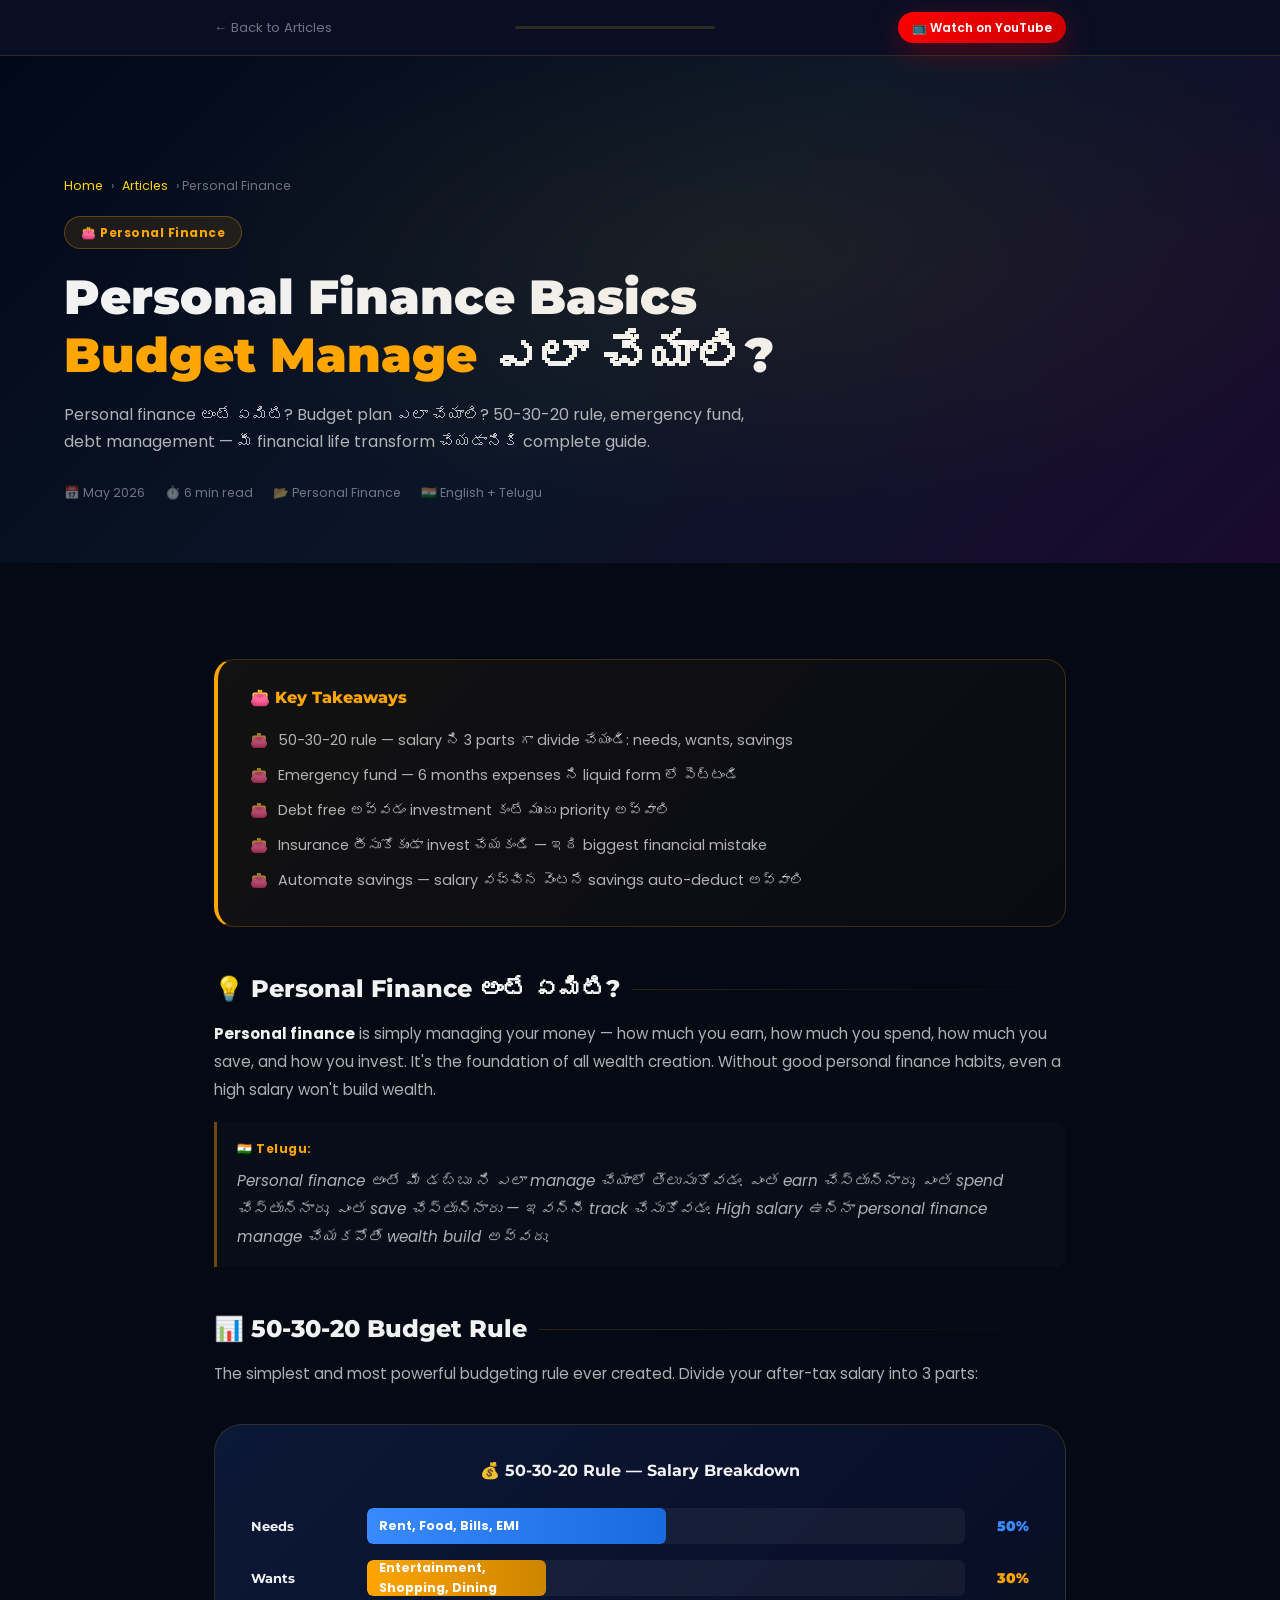
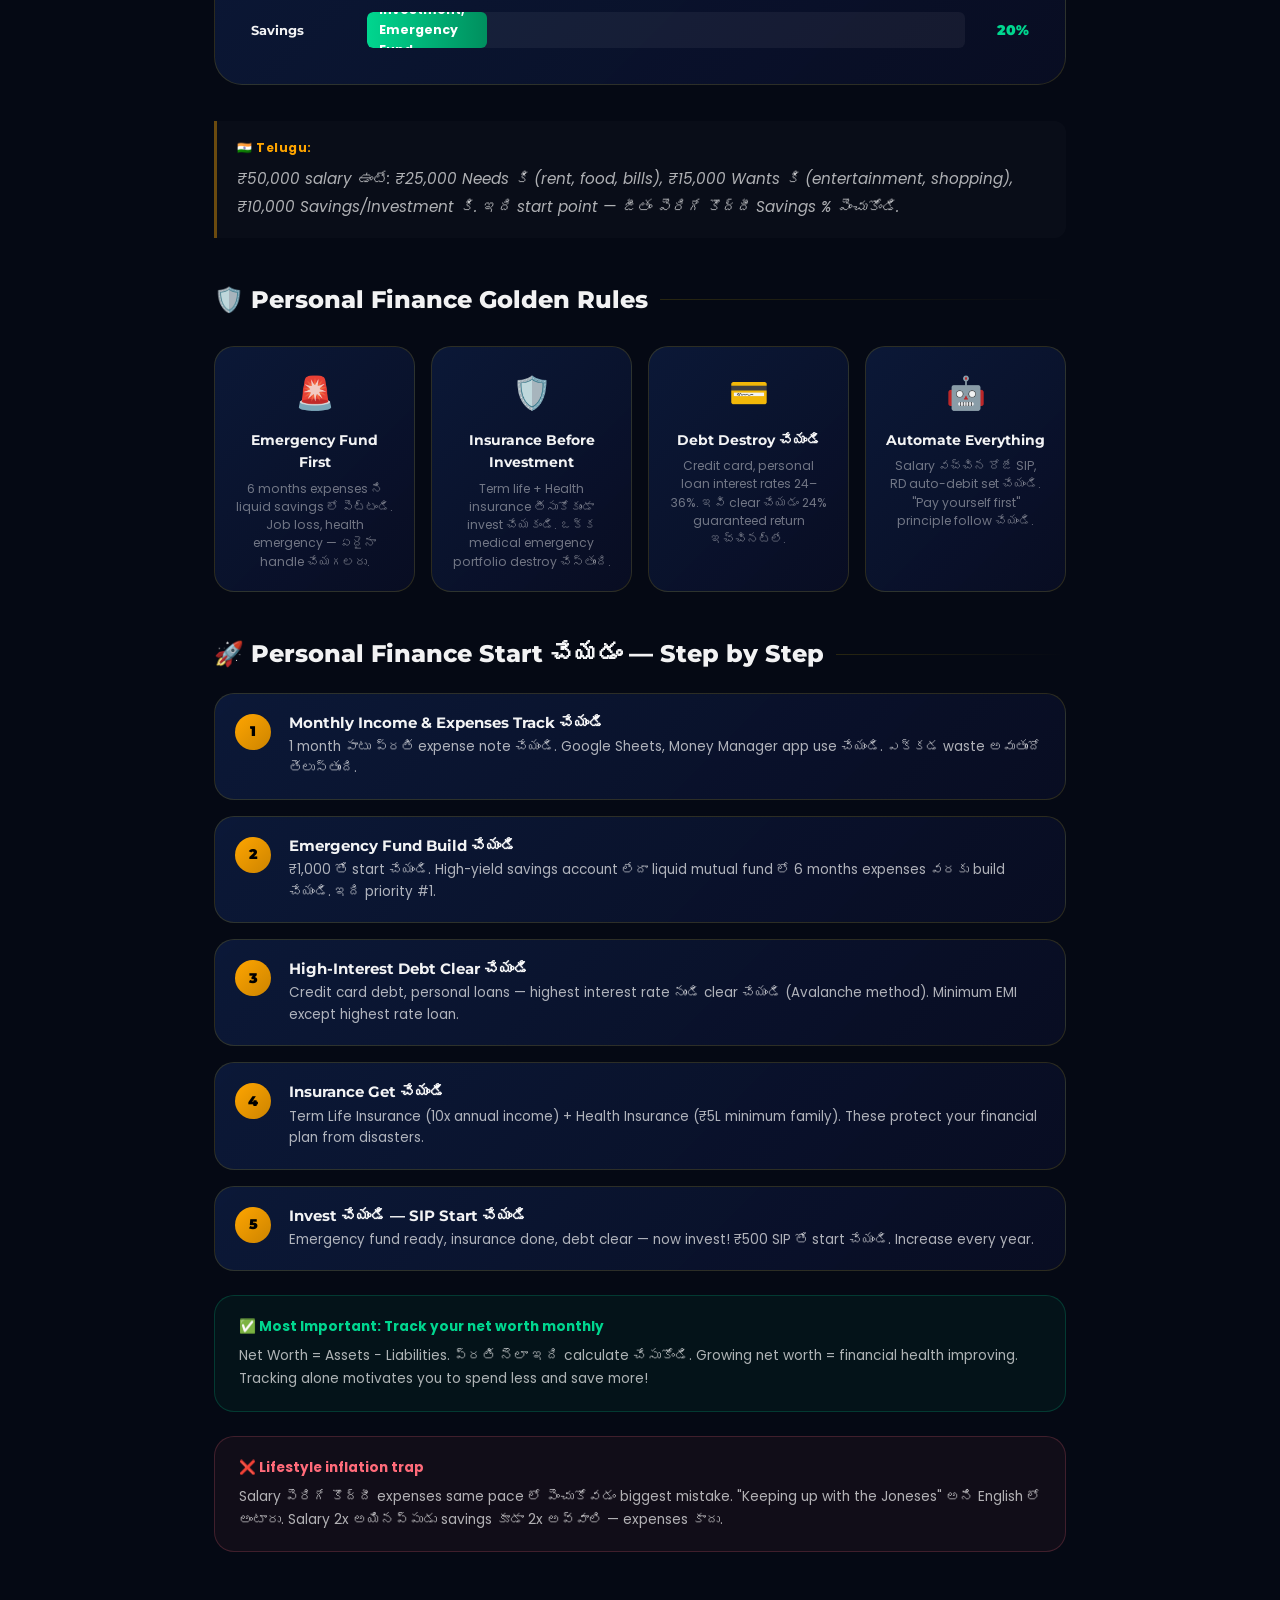
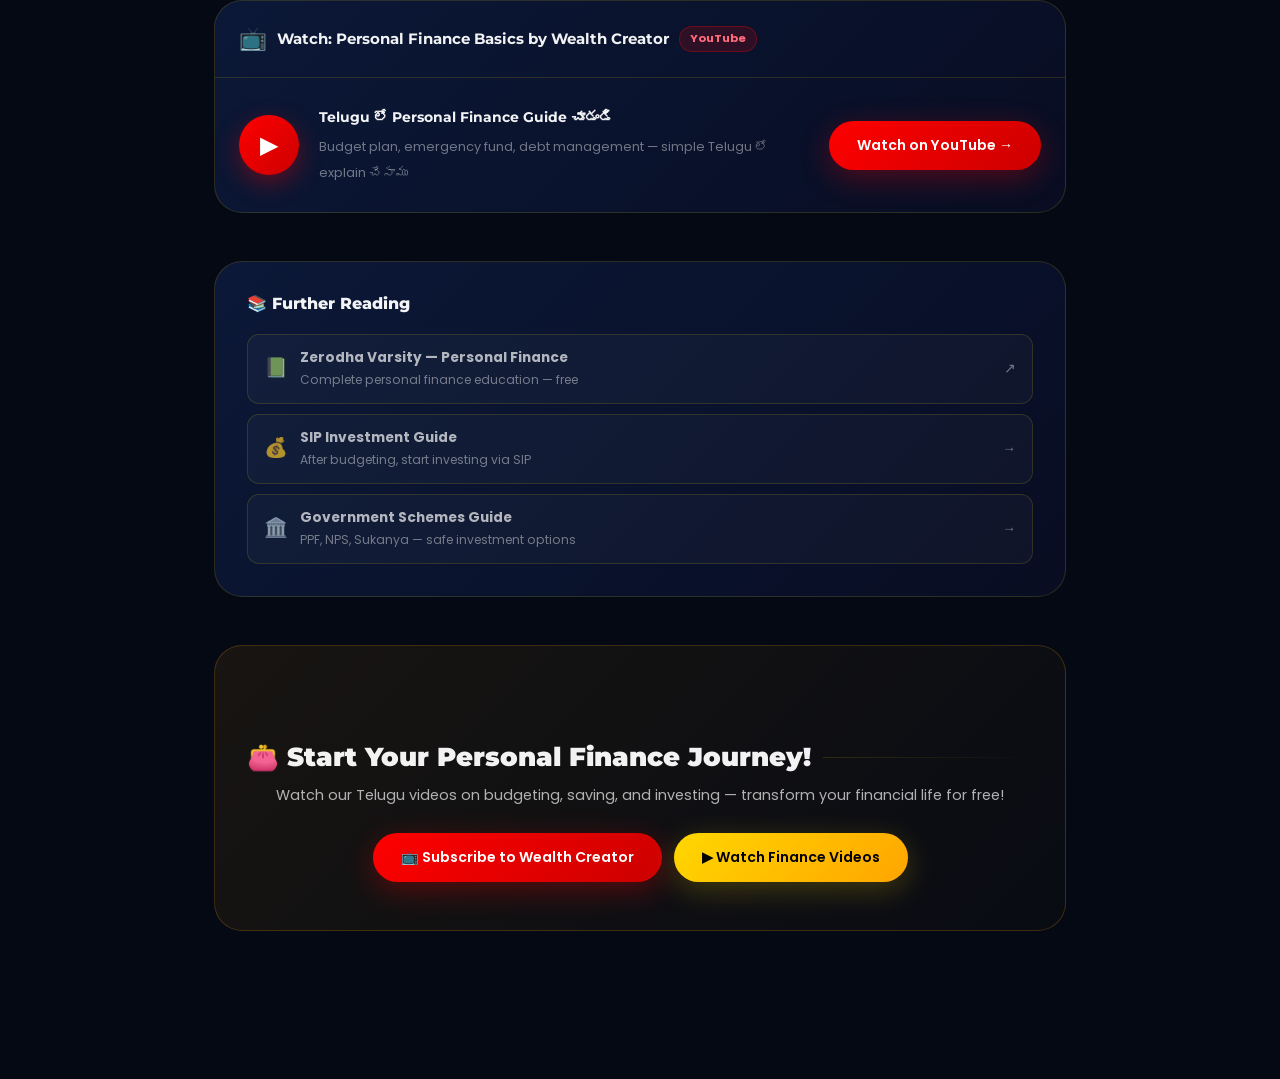
<file: article-personal-finance.html>
<!DOCTYPE html>
<html lang="te-IN">
<head>
  <meta charset="UTF-8"/>
  <meta name="viewport" content="width=device-width,initial-scale=1"/>
  <title>Personal Finance Basics Telugu | Budget 50-30-20 Rule | Wealth Creator</title>
  <meta name="description" content="Personal finance అంటే ఏమిటి? Budget plan ఎలా చేయాలి? 50-30-20 rule, emergency fund, debt management — complete personal finance guide in Telugu by Wealth Creator."/>
  <link rel="canonical" href="https://wealthcreator.in/article-personal-finance.html"/>
  <link rel="preconnect" href="https://fonts.googleapis.com"/>
  <link href="https://fonts.googleapis.com/css2?family=Poppins:wght@300;400;600;700;800&family=Montserrat:wght@700;800;900&display=swap" rel="stylesheet"/>
  <link rel="stylesheet" href="css/style.css"/>
  <style>
    .article-hero{background:linear-gradient(135deg,#020818 0%,#0a1628 50%,#1a0a2e 100%);padding:120px 0 60px;position:relative;overflow:hidden;}
    .article-hero::before{content:'';position:absolute;inset:0;background:radial-gradient(ellipse at 60% 40%,rgba(255,165,0,.07) 0%,transparent 60%);}
    .article-breadcrumb{display:flex;align-items:center;gap:8px;font-size:.78rem;color:var(--t3);margin-bottom:20px;flex-wrap:wrap;}
    .article-breadcrumb a{color:var(--gold);text-decoration:none;}
    .article-category-badge{display:inline-flex;align-items:center;gap:6px;background:rgba(255,165,0,.1);border:1px solid rgba(255,165,0,.3);border-radius:var(--r-full);padding:6px 16px;font-size:.75rem;font-weight:700;color:#FFA500;margin-bottom:20px;letter-spacing:.5px;}
    .article-main-title{font-family:var(--fh);font-size:clamp(1.8rem,4vw,3rem);font-weight:900;color:var(--t1);line-height:1.2;margin-bottom:16px;}
    .article-main-title span{color:#FFA500;}
    .article-subtitle{font-size:1rem;color:var(--t2);line-height:1.7;max-width:700px;margin-bottom:28px;}
    .article-meta-row{display:flex;align-items:center;gap:20px;flex-wrap:wrap;font-size:.78rem;color:var(--t3);}
    .article-body{max-width:900px;margin:0 auto;padding:60px 24px 100px;}
    .key-box{background:linear-gradient(135deg,rgba(255,165,0,.06),rgba(255,165,0,.02));border:1px solid rgba(255,165,0,.2);border-left:4px solid #FFA500;border-radius:var(--r-lg);padding:28px 32px;margin:36px 0;}
    .key-box h3{font-family:var(--fh);font-size:1rem;font-weight:800;color:#FFA500;margin-bottom:16px;}
    .key-box ul{list-style:none;padding:0;margin:0;}
    .key-box ul li{padding:6px 0;font-size:.9rem;color:var(--t2);display:flex;align-items:flex-start;gap:10px;line-height:1.6;}
    .key-box ul li::before{content:'👛';flex-shrink:0;}
    .article-body h2{font-family:var(--fh);font-size:1.5rem;font-weight:800;color:var(--t1);margin:48px 0 16px;display:flex;align-items:center;gap:12px;}
    .article-body h2::after{content:'';flex:1;height:1px;background:linear-gradient(90deg,var(--border),transparent);}
    .article-body p{font-size:.95rem;color:var(--t2);line-height:1.85;margin-bottom:18px;}
    .article-body p strong{color:var(--t1);}
    .telugu-para{background:rgba(255,255,255,.02);border-left:3px solid rgba(255,165,0,.4);border-radius:0 var(--r-md) var(--r-md) 0;padding:16px 20px;margin:16px 0 24px;font-size:.88rem;color:var(--t3);line-height:1.9;font-style:italic;}
    .telugu-para::before{content:'🇮🇳 Telugu: ';font-weight:700;color:#FFA500;font-style:normal;font-size:.75rem;display:block;margin-bottom:6px;letter-spacing:.5px;}
    /* 50-30-20 visual */
    .budget-visual{background:var(--grad-card);border:1px solid var(--border);border-radius:var(--r-xl);padding:36px;margin:36px 0;}
    .budget-visual h3{font-family:var(--fh);font-size:1rem;color:var(--t1);margin-bottom:28px;text-align:center;}
    .budget-bars{display:flex;flex-direction:column;gap:16px;}
    .budget-bar{display:flex;align-items:center;gap:16px;}
    .budget-bar .bb-label{font-family:var(--fh);font-size:.82rem;font-weight:700;color:var(--t1);width:100px;flex-shrink:0;}
    .budget-bar .bb-track{flex:1;height:36px;border-radius:6px;background:rgba(255,255,255,.05);overflow:hidden;position:relative;}
    .budget-bar .bb-fill{height:100%;border-radius:6px;display:flex;align-items:center;padding-left:12px;font-size:.78rem;font-weight:700;color:#fff;}
    .budget-bar .bb-pct{font-family:var(--fh);font-size:.9rem;font-weight:900;width:48px;text-align:right;flex-shrink:0;}
    .finance-tips{display:grid;grid-template-columns:repeat(auto-fit,minmax(200px,1fr));gap:16px;margin:32px 0;}
    .finance-tip{background:var(--grad-card);border:1px solid var(--border);border-radius:var(--r-lg);padding:20px;text-align:center;transition:all var(--dur) var(--ease);}
    .finance-tip:hover{transform:translateY(-4px);border-color:var(--border-hv);}
    .finance-tip .ft-icon{font-size:2rem;margin-bottom:10px;}
    .finance-tip .ft-title{font-family:var(--fh);font-size:.88rem;font-weight:700;color:var(--t1);margin-bottom:6px;}
    .finance-tip .ft-desc{font-size:.76rem;color:var(--t3);line-height:1.5;}
    .steps{display:flex;flex-direction:column;gap:16px;margin:24px 0;}
    .step{display:flex;gap:18px;align-items:flex-start;background:var(--grad-card);border:1px solid var(--border);border-radius:var(--r-lg);padding:20px;}
    .step-num{width:36px;height:36px;border-radius:50%;flex-shrink:0;background:linear-gradient(135deg,#FFA500,#cc8400);display:flex;align-items:center;justify-content:center;font-family:var(--fh);font-weight:900;font-size:.9rem;color:#000;}
    .step-body h4{font-family:var(--fh);font-size:.95rem;font-weight:700;color:var(--t1);margin-bottom:4px;}
    .step-body p{font-size:.84rem;color:var(--t2);margin:0;line-height:1.6;}
    .tip-box{background:rgba(0,214,143,.05);border:1px solid rgba(0,214,143,.2);border-radius:var(--r-lg);padding:20px 24px;margin:24px 0;}
    .tip-box strong{color:#00D68F;display:block;margin-bottom:6px;font-size:.85rem;}
    .tip-box p{font-size:.86rem;color:var(--t2);margin:0;line-height:1.7;}
    .warn-box{background:rgba(255,107,122,.05);border:1px solid rgba(255,107,122,.2);border-radius:var(--r-lg);padding:20px 24px;margin:24px 0;}
    .warn-box strong{color:#FF6B7A;display:block;margin-bottom:6px;font-size:.85rem;}
    .warn-box p{font-size:.86rem;color:var(--t2);margin:0;line-height:1.7;}
    .article-video{margin:48px 0;background:var(--grad-card);border:1px solid var(--border);border-radius:var(--r-xl);overflow:hidden;}
    .article-video .av-header{padding:20px 24px;border-bottom:1px solid var(--border);display:flex;align-items:center;gap:10px;}
    .article-video .av-header h3{font-family:var(--fh);font-size:.95rem;font-weight:700;color:var(--t1);margin:0;}
    .article-video .av-badge{background:rgba(255,0,0,.15);border:1px solid rgba(255,0,0,.3);color:#FF6B7A;border-radius:var(--r-full);padding:3px 10px;font-size:.7rem;font-weight:700;}
    .yt-cta-block{display:flex;align-items:center;gap:20px;padding:28px 24px;flex-wrap:wrap;}
    .yt-cta-icon{width:60px;height:60px;border-radius:50%;flex-shrink:0;background:linear-gradient(135deg,#FF0000,#CC0000);display:flex;align-items:center;justify-content:center;font-size:1.5rem;color:#fff;box-shadow:0 8px 24px rgba(255,0,0,.35);}
    .yt-cta-text{flex:1;min-width:180px;}
    .yt-cta-text strong{display:block;font-family:var(--fh);font-size:.9rem;font-weight:700;color:var(--t1);margin-bottom:4px;}
    .yt-cta-text span{font-size:.8rem;color:var(--t3);line-height:1.5;}
    .yt-cta-btn{flex-shrink:0;white-space:nowrap;}
    .further-reading{background:var(--grad-card);border:1px solid var(--border);border-radius:var(--r-xl);padding:32px;margin:48px 0;}
    .further-reading h3{font-family:var(--fh);font-size:1rem;font-weight:800;color:var(--t1);margin-bottom:20px;}
    .fr-links{display:flex;flex-direction:column;gap:10px;}
    .fr-link{display:flex;align-items:center;gap:12px;padding:12px 16px;background:rgba(255,255,255,.03);border:1px solid var(--border);border-radius:var(--r-md);text-decoration:none;color:var(--t2);font-size:.86rem;transition:all .2s;}
    .fr-link:hover{border-color:#FFA500;color:var(--t1);}
    .fr-link .fr-icon{font-size:1.2rem;flex-shrink:0;}
    .article-cta{background:linear-gradient(135deg,rgba(255,165,0,.08),rgba(255,165,0,.02));border:1px solid rgba(255,165,0,.2);border-radius:var(--r-xl);padding:48px 32px;text-align:center;margin:48px 0;}
    .article-cta h2{font-family:var(--fh);font-size:1.6rem;font-weight:900;color:var(--t1);margin-bottom:10px;}
    .article-cta p{color:var(--t2);margin-bottom:24px;font-size:.9rem;}
    .cta-btns{display:flex;gap:12px;justify-content:center;flex-wrap:wrap;}
    .article-nav-bar{background:var(--bg-secondary);border-bottom:1px solid var(--border);padding:12px 0;position:sticky;top:0;z-index:100;}
    .article-nav-inner{max-width:900px;margin:0 auto;padding:0 24px;display:flex;align-items:center;justify-content:space-between;gap:12px;}
    .back-btn{display:flex;align-items:center;gap:6px;color:var(--t3);font-size:.82rem;text-decoration:none;transition:color .2s;}
    .back-btn:hover{color:#FFA500;}
    .progress-bar{flex:1;height:3px;background:var(--border);border-radius:2px;max-width:200px;}
    .progress-fill{height:100%;background:#FFA500;border-radius:2px;width:0;transition:width .1s;}
    @media(max-width:600px){.finance-tips{grid-template-columns:1fr 1fr;}
      .yt-cta-block{flex-direction:column;text-align:center;}
      .yt-cta-btn{width:100%;text-align:center;justify-content:center;}}
  </style>
</head>
<body>
<nav class="article-nav-bar">
  <div class="article-nav-inner">
    <a href="index.html#articles" class="back-btn">← Back to Articles</a>
    <div class="progress-bar"><div class="progress-fill" id="readProgress"></div></div>
    <a href="https://www.youtube.com/@WealthCreatorOfficial" target="_blank" rel="noopener" class="btn btn-yt" style="padding:6px 14px;font-size:.75rem;">📺 Watch on YouTube</a>
  </div>
</nav>
<header class="article-hero">
  <div class="container">
    <div class="article-breadcrumb"><a href="index.html">Home</a> › <a href="index.html#articles">Articles</a> › Personal Finance</div>
    <div class="article-category-badge">👛 Personal Finance</div>
    <h1 class="article-main-title">Personal Finance Basics<br><span>Budget Manage</span> ఎలా చేయాలి?</h1>
    <p class="article-subtitle">Personal finance అంటే ఏమిటి? Budget plan ఎలా చేయాలి? 50-30-20 rule, emergency fund, debt management — మీ financial life transform చేయడానికి complete guide.</p>
    <div class="article-meta-row"><span>📅 May 2026</span><span>⏱️ 6 min read</span><span>📂 Personal Finance</span><span>🇮🇳 English + Telugu</span></div>
  </div>
</header>
<main class="article-body" id="articleBody">
  <div class="key-box">
    <h3>👛 Key Takeaways</h3>
    <ul>
      <li>50-30-20 rule — salary ని 3 parts గా divide చేయండి: needs, wants, savings</li>
      <li>Emergency fund — 6 months expenses ని liquid form లో పెట్టండి</li>
      <li>Debt free అవ్వడం investment కంటే ముందు priority అవ్వాలి</li>
      <li>Insurance తీసుకోకుండా invest చేయకండి — ఇది biggest financial mistake</li>
      <li>Automate savings — salary వచ్చిన వెంటనే savings auto-deduct అవ్వాలి</li>
    </ul>
  </div>

  <h2>💡 Personal Finance అంటే ఏమిటి?</h2>
  <p><strong>Personal finance</strong> is simply managing your money — how much you earn, how much you spend, how much you save, and how you invest. It's the foundation of all wealth creation. Without good personal finance habits, even a high salary won't build wealth.</p>
  <p class="telugu-para">Personal finance అంటే మీ డబ్బు ని ఎలా manage చేయాలో తెలుసుకోవడం. ఎంత earn చేస్తున్నారు, ఎంత spend చేస్తున్నారు, ఎంత save చేస్తున్నారు — ఇవన్నీ track చేసుకోవడం. High salary ఉన్నా personal finance manage చేయకపోతే wealth build అవ్వదు.</p>

  <h2>📊 50-30-20 Budget Rule</h2>
  <p>The simplest and most powerful budgeting rule ever created. Divide your after-tax salary into 3 parts:</p>
  <div class="budget-visual">
    <h3>💰 50-30-20 Rule — Salary Breakdown</h3>
    <div class="budget-bars">
      <div class="budget-bar">
        <div class="bb-label">Needs</div>
        <div class="bb-track">
          <div class="bb-fill" style="width:50%;background:linear-gradient(90deg,#3a8aff,#1a6adf);">Rent, Food, Bills, EMI</div>
        </div>
        <div class="bb-pct" style="color:#3a8aff;">50%</div>
      </div>
      <div class="budget-bar">
        <div class="bb-label">Wants</div>
        <div class="bb-track">
          <div class="bb-fill" style="width:30%;background:linear-gradient(90deg,#FFA500,#cc8400);">Entertainment, Shopping, Dining</div>
        </div>
        <div class="bb-pct" style="color:#FFA500;">30%</div>
      </div>
      <div class="budget-bar">
        <div class="bb-label">Savings</div>
        <div class="bb-track">
          <div class="bb-fill" style="width:20%;background:linear-gradient(90deg,#00D68F,#008f5e);">Investment, Emergency Fund</div>
        </div>
        <div class="bb-pct" style="color:#00D68F;">20%</div>
      </div>
    </div>
  </div>
  <p class="telugu-para">₹50,000 salary ఉంటే: ₹25,000 Needs కి (rent, food, bills), ₹15,000 Wants కి (entertainment, shopping), ₹10,000 Savings/Investment కి. ఇది start point — జీతం పెరిగే కొద్దీ Savings % పెంచుకోండి.</p>

  <h2>🛡️ Personal Finance Golden Rules</h2>
  <div class="finance-tips">
    <div class="finance-tip"><div class="ft-icon">🚨</div><div class="ft-title">Emergency Fund First</div><div class="ft-desc">6 months expenses ని liquid savings లో పెట్టండి. Job loss, health emergency — ఏదైనా handle చేయగలరు.</div></div>
    <div class="finance-tip"><div class="ft-icon">🛡️</div><div class="ft-title">Insurance Before Investment</div><div class="ft-desc">Term life + Health insurance తీసుకోకుండా invest చేయకండి. ఒక్క medical emergency portfolio destroy చేస్తుంది.</div></div>
    <div class="finance-tip"><div class="ft-icon">💳</div><div class="ft-title">Debt Destroy చేయండి</div><div class="ft-desc">Credit card, personal loan interest rates 24–36%. ఇవి clear చేయడం 24% guaranteed return ఇచ్చినట్లే.</div></div>
    <div class="finance-tip"><div class="ft-icon">🤖</div><div class="ft-title">Automate Everything</div><div class="ft-desc">Salary వచ్చిన రోజే SIP, RD auto-debit set చేయండి. "Pay yourself first" principle follow చేయండి.</div></div>
  </div>

  <h2>🚀 Personal Finance Start చేయడం — Step by Step</h2>
  <div class="steps">
    <div class="step"><div class="step-num">1</div><div class="step-body"><h4>Monthly Income & Expenses Track చేయండి</h4><p>1 month పాటు ప్రతి expense note చేయండి. Google Sheets, Money Manager app use చేయండి. ఎక్కడ waste అవుతుందో తెలుస్తుంది.</p></div></div>
    <div class="step"><div class="step-num">2</div><div class="step-body"><h4>Emergency Fund Build చేయండి</h4><p>₹1,000 తో start చేయండి. High-yield savings account లేదా liquid mutual fund లో 6 months expenses వరకు build చేయండి. ఇది priority #1.</p></div></div>
    <div class="step"><div class="step-num">3</div><div class="step-body"><h4>High-Interest Debt Clear చేయండి</h4><p>Credit card debt, personal loans — highest interest rate నుండి clear చేయండి (Avalanche method). Minimum EMI except highest rate loan.</p></div></div>
    <div class="step"><div class="step-num">4</div><div class="step-body"><h4>Insurance Get చేయండి</h4><p>Term Life Insurance (10x annual income) + Health Insurance (₹5L minimum family). These protect your financial plan from disasters.</p></div></div>
    <div class="step"><div class="step-num">5</div><div class="step-body"><h4>Invest చేయండి — SIP Start చేయండి</h4><p>Emergency fund ready, insurance done, debt clear — now invest! ₹500 SIP తో start చేయండి. Increase every year.</p></div></div>
  </div>

  <div class="tip-box">
    <strong>✅ Most Important: Track your net worth monthly</strong>
    <p>Net Worth = Assets − Liabilities. ప్రతి నెలా ఇది calculate చేసుకోండి. Growing net worth = financial health improving. Tracking alone motivates you to spend less and save more!</p>
  </div>
  <div class="warn-box">
    <strong>❌ Lifestyle inflation trap</strong>
    <p>Salary పెరిగే కొద్దీ expenses same pace లో పెంచుకోవడం biggest mistake. "Keeping up with the Joneses" అని English లో అంటారు. Salary 2x అయినప్పుడు savings కూడా 2x అవ్వాలి — expenses కాదు.</p>
  </div>

  <div class="article-video">
    <div class="av-header"><span style="font-size:1.4rem;">📺</span><h3>Watch: Personal Finance Basics by Wealth Creator</h3><span class="av-badge">YouTube</span></div>
    <div class="yt-cta-block">
      <div class="yt-cta-icon">▶</div>
      <div class="yt-cta-text">
        <strong>Telugu లో Personal Finance Guide చూడండి</strong>
        <span>Budget plan, emergency fund, debt management — simple Telugu లో explain చేసాము</span>
      </div>
      <a href="https://www.youtube.com/@WealthCreatorOfficial" target="_blank" rel="noopener" class="btn btn-yt yt-cta-btn">Watch on YouTube →</a>
    </div>
  </div>

  <div class="further-reading">
    <h3>📚 Further Reading</h3>
    <div class="fr-links">
      <a href="https://zerodha.com/varsity/module/personalfinance/" target="_blank" rel="noopener" class="fr-link"><span class="fr-icon">📗</span><div><strong>Zerodha Varsity — Personal Finance</strong><br><span style="font-size:.76rem;color:var(--t3);">Complete personal finance education — free</span></div><span style="margin-left:auto;color:var(--t3);">↗</span></a>
      <a href="article-sip.html" class="fr-link"><span class="fr-icon">💰</span><div><strong>SIP Investment Guide</strong><br><span style="font-size:.76rem;color:var(--t3);">After budgeting, start investing via SIP</span></div><span style="margin-left:auto;color:var(--t3);">→</span></a>
      <a href="article-govt-schemes.html" class="fr-link"><span class="fr-icon">🏛️</span><div><strong>Government Schemes Guide</strong><br><span style="font-size:.76rem;color:var(--t3);">PPF, NPS, Sukanya — safe investment options</span></div><span style="margin-left:auto;color:var(--t3);">→</span></a>
    </div>
  </div>
  <div class="article-cta">
    <h2>👛 Start Your Personal Finance Journey!</h2>
    <p>Watch our Telugu videos on budgeting, saving, and investing — transform your financial life for free!</p>
    <div class="cta-btns">
      <a href="https://www.youtube.com/@WealthCreatorOfficial?sub_confirmation=1" target="_blank" rel="noopener" class="btn btn-yt">📺 Subscribe to Wealth Creator</a>
      <a href="index.html#videos" class="btn btn-gold">▶ Watch Finance Videos</a>
    </div>
  </div>
</main>
<script>
  const fill=document.getElementById('readProgress'),body=document.getElementById('articleBody');
  window.addEventListener('scroll',()=>{const r=body.getBoundingClientRect();fill.style.width=Math.min(100,Math.max(0,(-r.top/(body.offsetHeight-window.innerHeight))*100))+'%';});
</script>
</body>
</html>
</file>
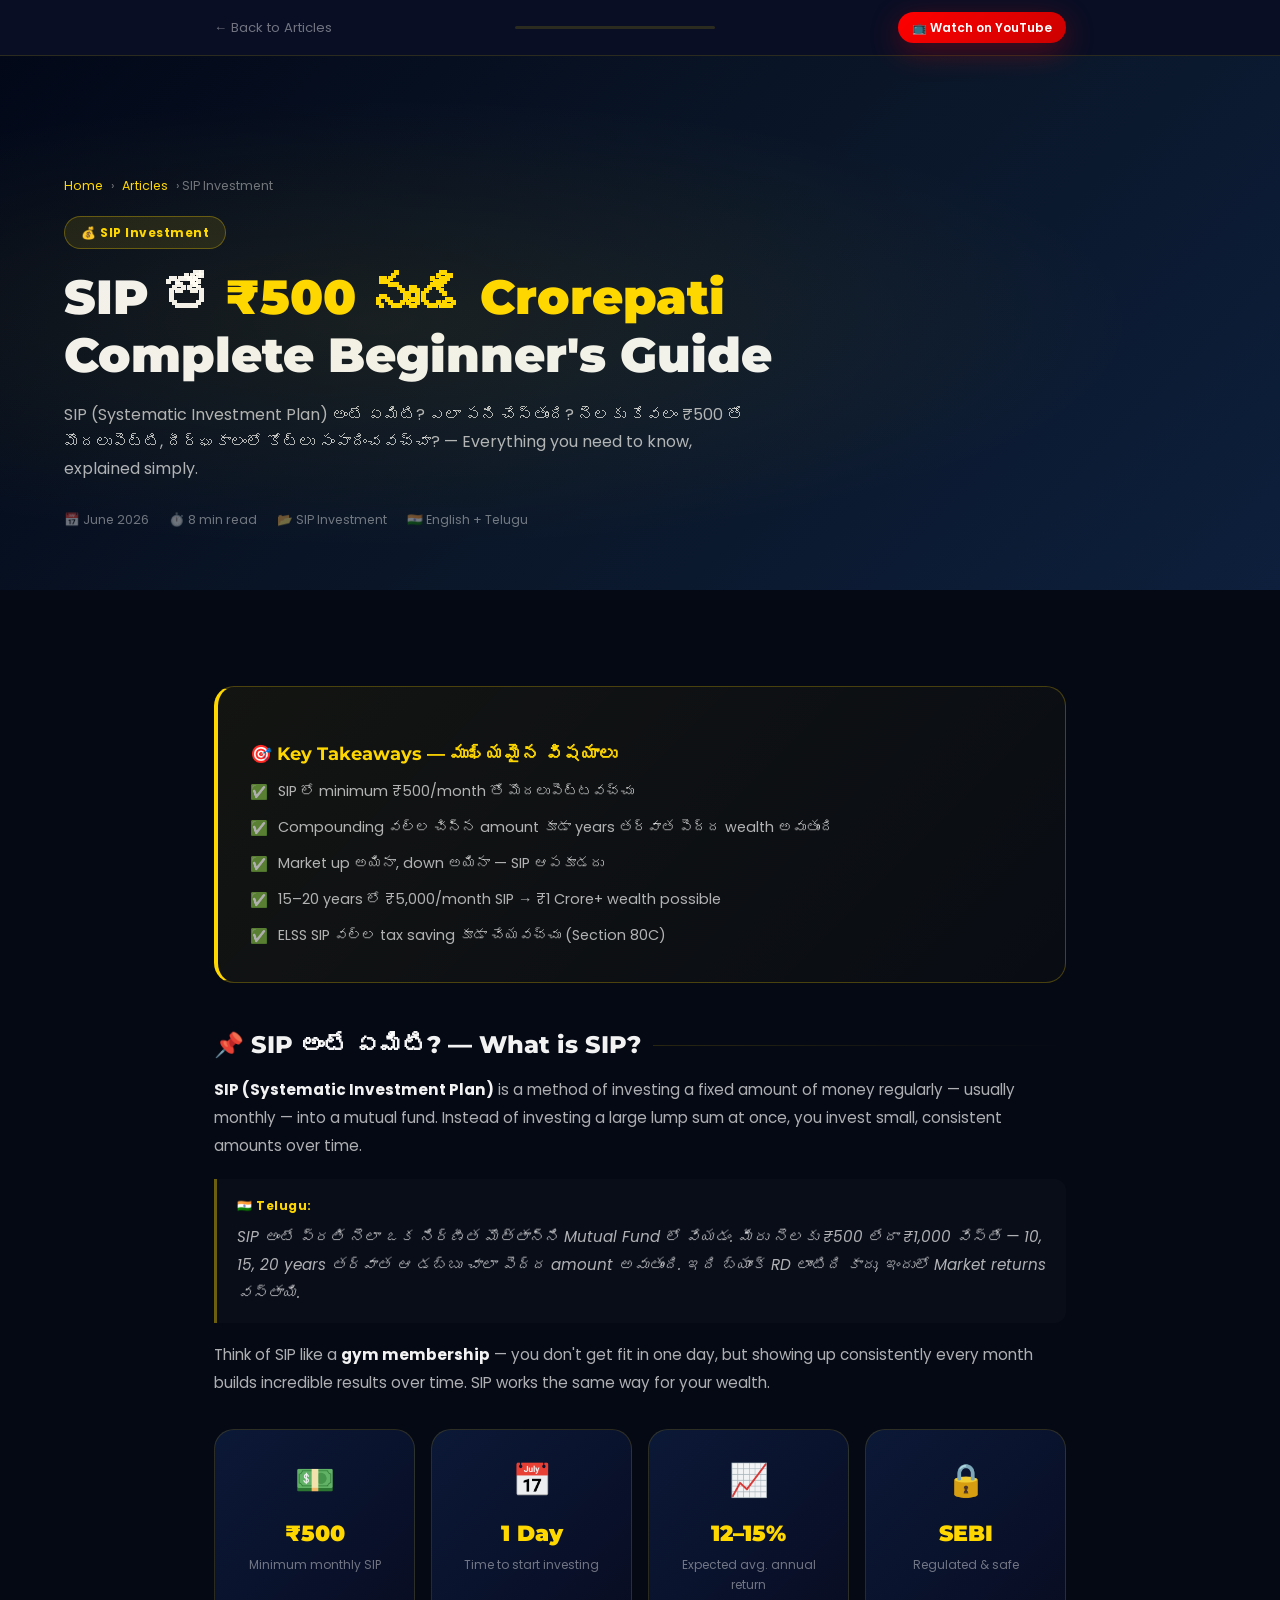
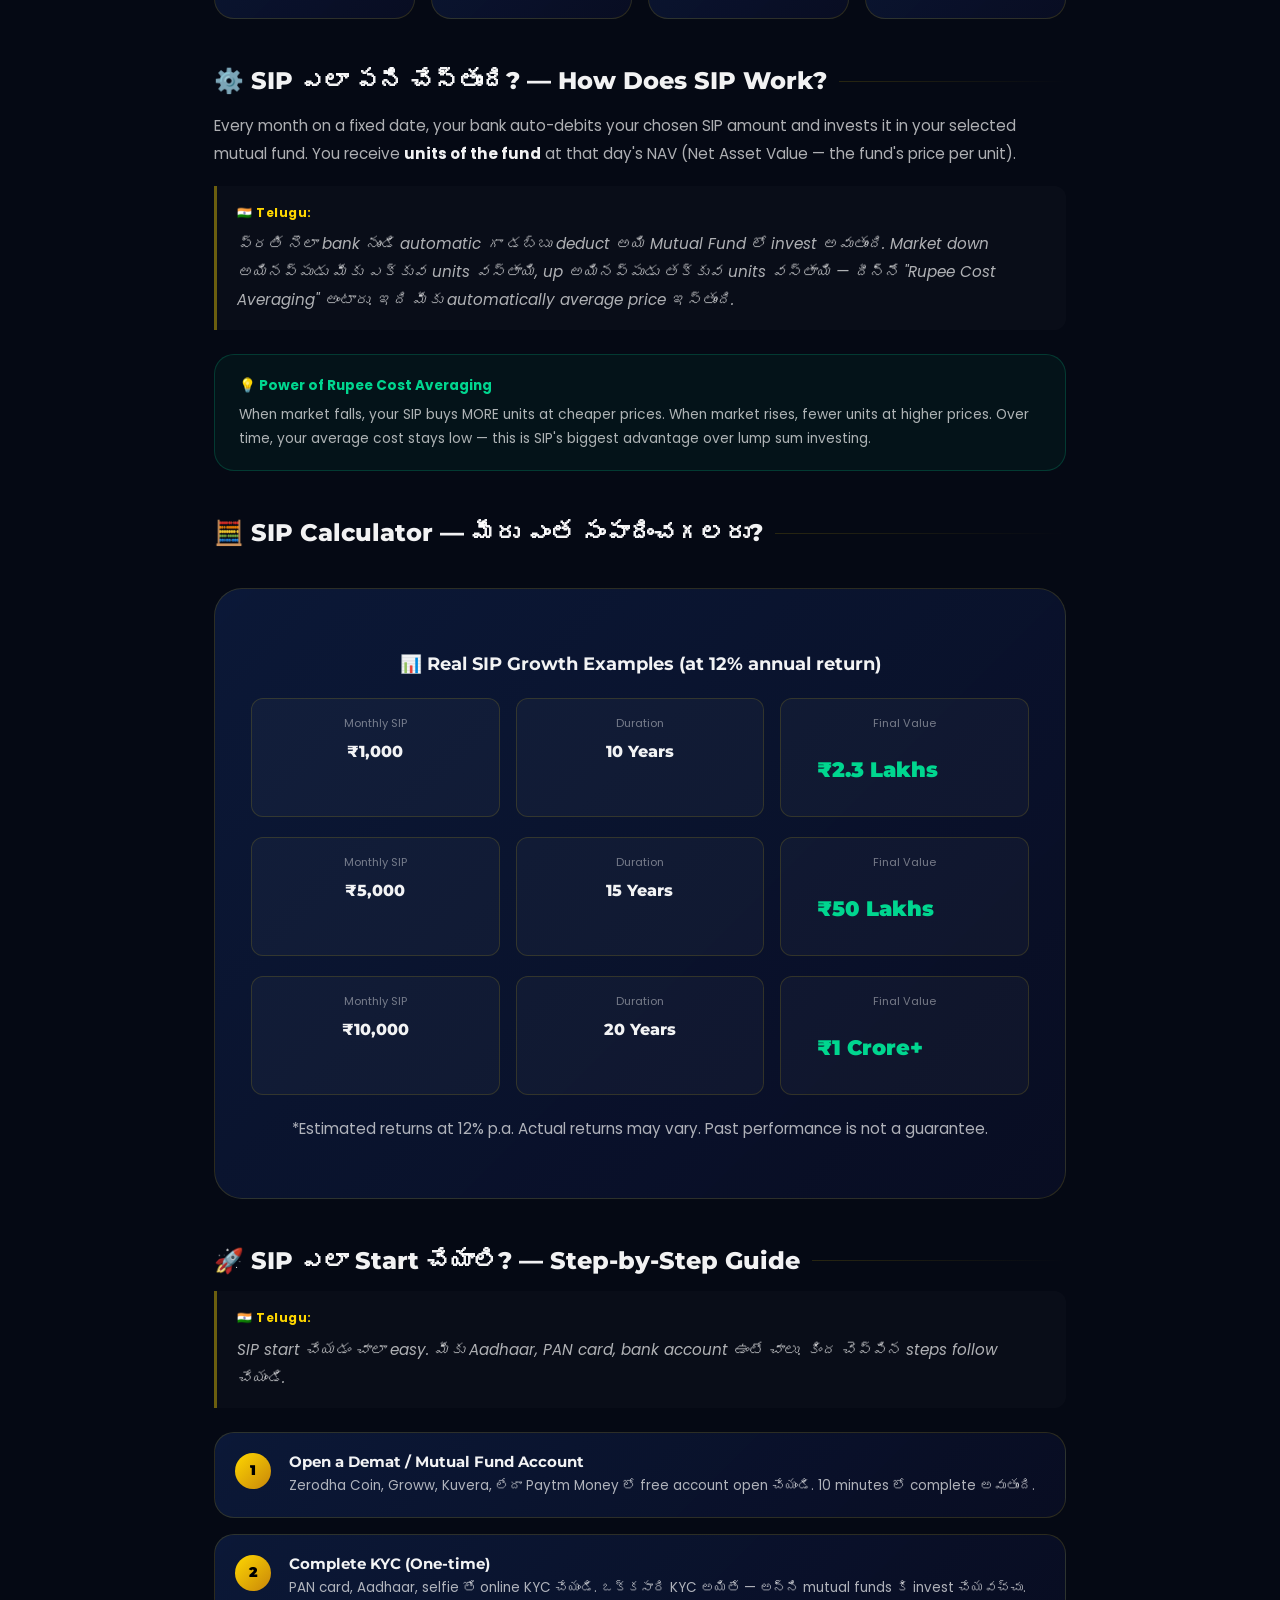
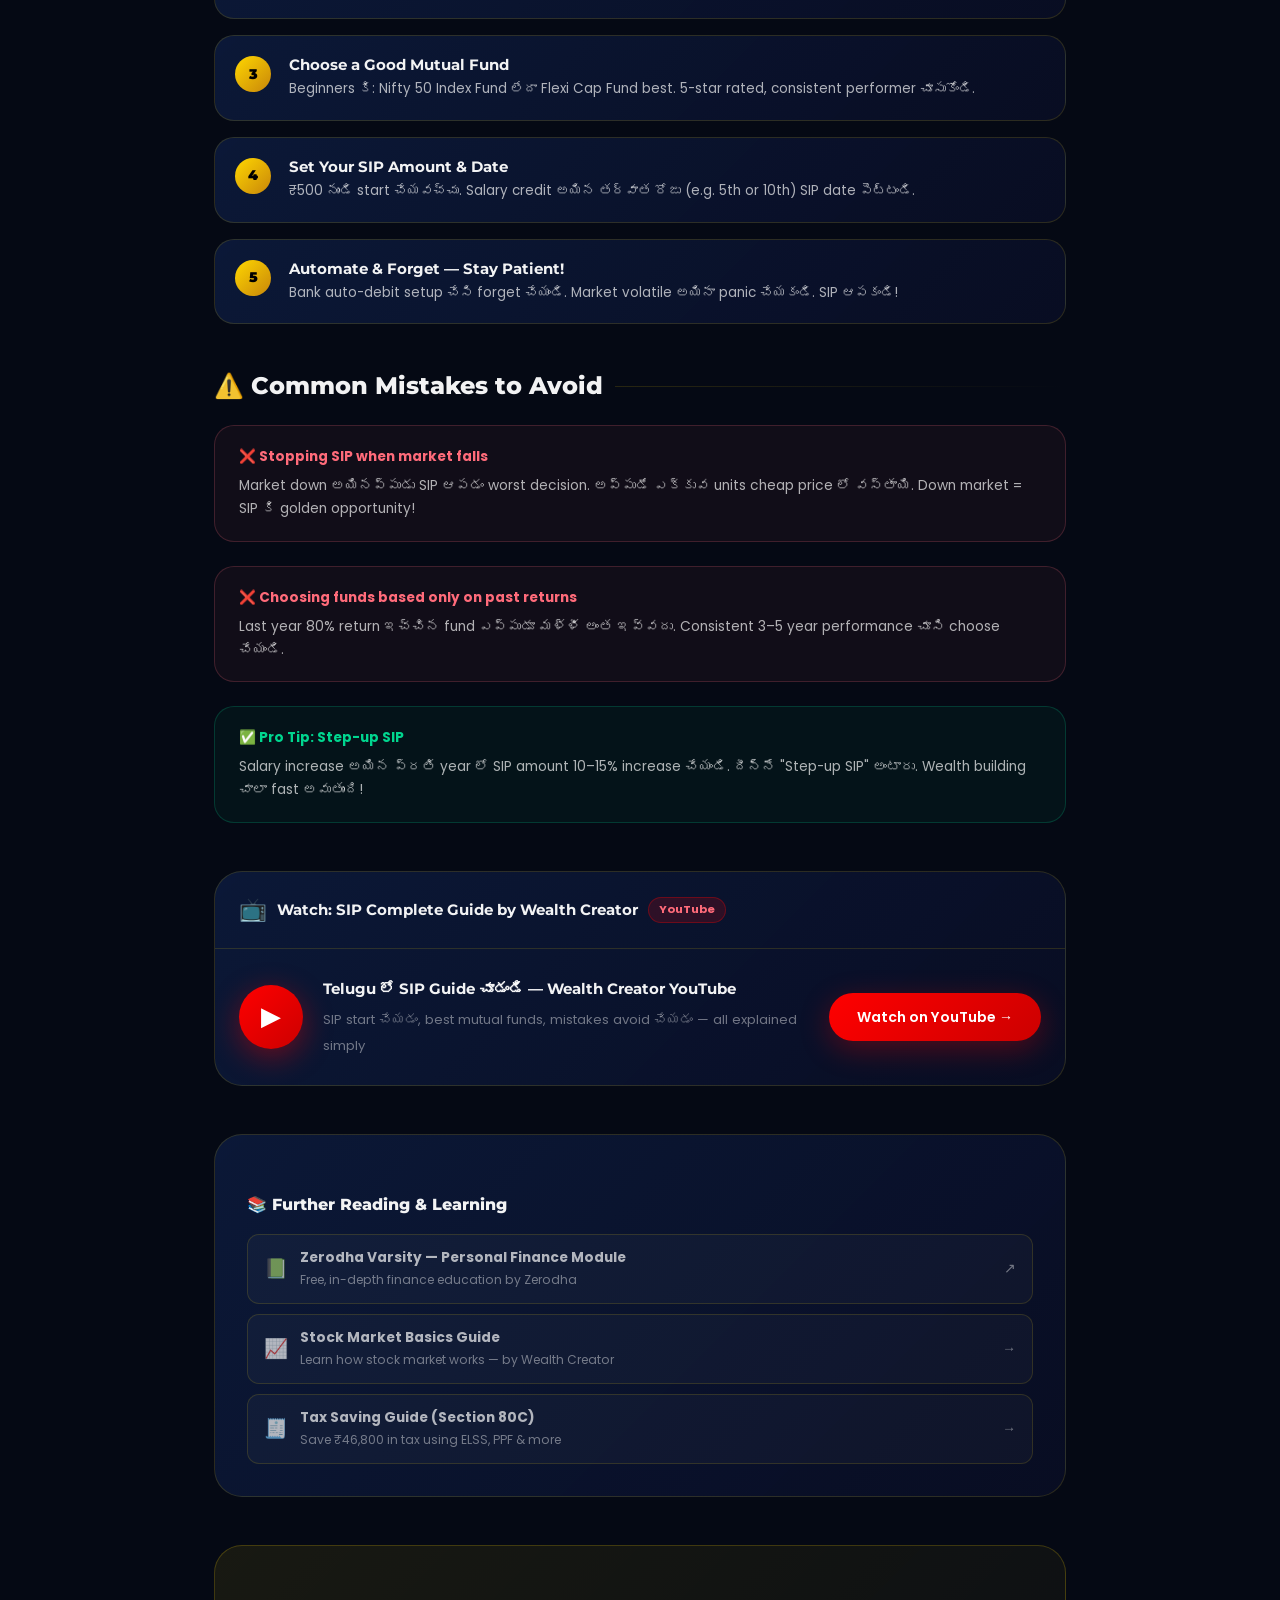
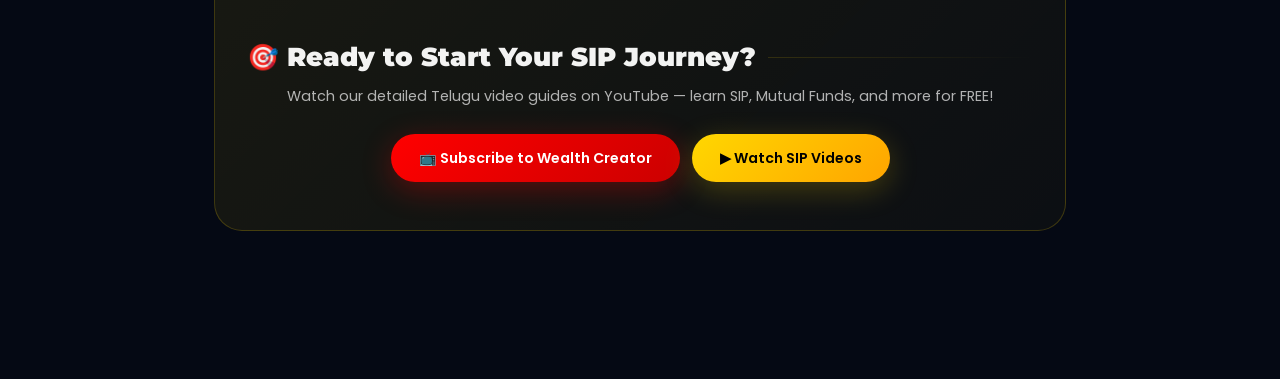
<file: article-sip.html>
<!DOCTYPE html>
<html lang="te-IN">
<head>
  <meta charset="UTF-8"/>
  <meta name="viewport" content="width=device-width,initial-scale=1"/>
  <title>SIP Investment Guide Telugu | ₹500 తో Crorepati | Wealth Creator</title>
  <meta name="description" content="SIP అంటే ఏమిటి? ₹500 తో SIP ఎలా start చేయాలి? Complete SIP investment guide in Telugu. Learn how to become a crorepati through systematic investment planning."/>
  <link rel="canonical" href="https://wealthcreator.in/article-sip.html"/>
  <meta property="og:title" content="SIP Investment Complete Guide Telugu | Wealth Creator"/>
  <meta property="og:type" content="article"/>
  <link rel="preconnect" href="https://fonts.googleapis.com"/>
  <link href="https://fonts.googleapis.com/css2?family=Poppins:wght@300;400;600;700;800&family=Montserrat:wght@700;800;900&display=swap" rel="stylesheet"/>
  <link rel="stylesheet" href="css/style.css"/>
  <style>
    /* ── ARTICLE PAGE STYLES ─────────────────────────────────── */
    .article-hero{
      background:linear-gradient(135deg,#020818 0%,#0a1628 50%,#0d1f3c 100%);
      padding:120px 0 60px;position:relative;overflow:hidden;
    }
    .article-hero::before{
      content:'';position:absolute;inset:0;
      background:radial-gradient(ellipse at 30% 50%,rgba(255,215,0,.07) 0%,transparent 60%);
    }
    .article-breadcrumb{
      display:flex;align-items:center;gap:8px;
      font-size:.78rem;color:var(--t3);margin-bottom:20px;flex-wrap:wrap;
    }
    .article-breadcrumb a{color:var(--gold);text-decoration:none;}
    .article-breadcrumb a:hover{text-decoration:underline;}
    .article-category-badge{
      display:inline-flex;align-items:center;gap:6px;
      background:rgba(255,215,0,.1);border:1px solid rgba(255,215,0,.3);
      border-radius:var(--r-full);padding:6px 16px;
      font-size:.75rem;font-weight:700;color:var(--gold);
      margin-bottom:20px;letter-spacing:.5px;
    }
    .article-main-title{
      font-family:var(--fh);font-size:clamp(1.8rem,4vw,3rem);
      font-weight:900;color:var(--t1);line-height:1.2;
      margin-bottom:16px;
    }
    .article-main-title span{color:var(--gold);}
    .article-subtitle{
      font-size:1rem;color:var(--t2);line-height:1.7;
      max-width:700px;margin-bottom:28px;
    }
    .article-meta-row{
      display:flex;align-items:center;gap:20px;flex-wrap:wrap;
      font-size:.78rem;color:var(--t3);
    }
    .article-meta-row span{display:flex;align-items:center;gap:5px;}

    /* Body layout */
    .article-body{
      max-width:900px;margin:0 auto;padding:60px 24px 100px;
    }

    /* Key Points Box */
    .key-box{
      background:linear-gradient(135deg,rgba(255,215,0,.06),rgba(255,215,0,.02));
      border:1px solid rgba(255,215,0,.25);
      border-left:4px solid var(--gold);
      border-radius:var(--r-lg);padding:28px 32px;
      margin:36px 0;
    }
    .key-box h3{
      font-family:var(--fh);font-size:1rem;font-weight:800;
      color:var(--gold);margin-bottom:16px;
      display:flex;align-items:center;gap:8px;
    }
    .key-box ul{list-style:none;padding:0;margin:0;}
    .key-box ul li{
      padding:6px 0;font-size:.9rem;color:var(--t2);
      display:flex;align-items:flex-start;gap:10px;line-height:1.6;
    }
    .key-box ul li::before{content:'✅';flex-shrink:0;margin-top:1px;}

    /* Section headings */
    .article-body h2{
      font-family:var(--fh);font-size:1.5rem;font-weight:800;
      color:var(--t1);margin:48px 0 16px;
      display:flex;align-items:center;gap:12px;
    }
    .article-body h2::after{
      content:'';flex:1;height:1px;
      background:linear-gradient(90deg,var(--border),transparent);
    }
    .article-body h3{
      font-family:var(--fh);font-size:1.1rem;font-weight:700;
      color:var(--gold);margin:28px 0 10px;
    }
    .article-body p{
      font-size:.95rem;color:var(--t2);line-height:1.85;
      margin-bottom:18px;
    }
    .article-body p strong{color:var(--t1);}

    /* Telugu paragraph */
    .telugu-para{
      background:rgba(255,255,255,.02);
      border-left:3px solid rgba(255,215,0,.4);
      border-radius:0 var(--r-md) var(--r-md) 0;
      padding:16px 20px;margin:16px 0 24px;
      font-size:.88rem;color:var(--t3);
      line-height:1.9;font-style:italic;
    }
    .telugu-para::before{
      content:'🇮🇳 Telugu: ';font-weight:700;
      color:var(--gold);font-style:normal;font-size:.75rem;
      display:block;margin-bottom:6px;letter-spacing:.5px;
    }

    /* Info cards row */
    .info-cards{
      display:grid;grid-template-columns:repeat(auto-fit,minmax(200px,1fr));
      gap:16px;margin:32px 0;
    }
    .info-card{
      background:var(--grad-card);border:1px solid var(--border);
      border-radius:var(--r-lg);padding:24px 20px;text-align:center;
      transition:all var(--dur) var(--ease);
    }
    .info-card:hover{transform:translateY(-4px);border-color:var(--border-hv);}
    .info-card .ic-icon{font-size:2rem;margin-bottom:10px;}
    .info-card .ic-val{
      font-family:var(--fh);font-size:1.4rem;font-weight:900;
      color:var(--gold);margin-bottom:4px;
    }
    .info-card .ic-lbl{font-size:.75rem;color:var(--t3);}

    /* SIP Calculator visual */
    .sip-calc-visual{
      background:var(--grad-card);border:1px solid var(--border);
      border-radius:var(--r-xl);padding:36px;margin:40px 0;
    }
    .sip-calc-visual h3{
      font-family:var(--fh);font-size:1.1rem;color:var(--t1);
      margin-bottom:24px;text-align:center;
    }
    .sip-row{
      display:grid;grid-template-columns:repeat(3,1fr);gap:16px;
      margin-bottom:20px;
    }
    .sip-cell{
      background:rgba(255,255,255,.03);border:1px solid var(--border);
      border-radius:var(--r-md);padding:16px;text-align:center;
    }
    .sip-cell .s-lbl{font-size:.7rem;color:var(--t3);margin-bottom:6px;}
    .sip-cell .s-val{font-family:var(--fh);font-size:1rem;font-weight:800;color:var(--t1);}
    .sip-cell .s-result{font-family:var(--fh);font-size:1.3rem;font-weight:900;color:#00D68F;}
    .sip-note{text-align:center;font-size:.75rem;color:var(--t3);margin-top:12px;}

    /* Step boxes */
    .steps{display:flex;flex-direction:column;gap:16px;margin:24px 0;}
    .step{
      display:flex;gap:18px;align-items:flex-start;
      background:var(--grad-card);border:1px solid var(--border);
      border-radius:var(--r-lg);padding:20px;
    }
    .step-num{
      width:36px;height:36px;border-radius:50%;flex-shrink:0;
      background:linear-gradient(135deg,var(--gold),#c8860a);
      display:flex;align-items:center;justify-content:center;
      font-family:var(--fh);font-weight:900;font-size:.9rem;color:#000;
    }
    .step-body h4{font-family:var(--fh);font-size:.95rem;font-weight:700;color:var(--t1);margin-bottom:4px;}
    .step-body p{font-size:.84rem;color:var(--t2);margin:0;line-height:1.6;}

    /* Tip box */
    .tip-box{
      background:rgba(0,214,143,.05);
      border:1px solid rgba(0,214,143,.2);
      border-radius:var(--r-lg);padding:20px 24px;margin:24px 0;
    }
    .tip-box strong{color:#00D68F;display:block;margin-bottom:6px;font-size:.85rem;}
    .tip-box p{font-size:.86rem;color:var(--t2);margin:0;line-height:1.7;}

    /* Warning box */
    .warn-box{
      background:rgba(255,107,122,.05);
      border:1px solid rgba(255,107,122,.2);
      border-radius:var(--r-lg);padding:20px 24px;margin:24px 0;
    }
    .warn-box strong{color:#FF6B7A;display:block;margin-bottom:6px;font-size:.85rem;}
    .warn-box p{font-size:.86rem;color:var(--t2);margin:0;line-height:1.7;}

    /* Video embed */
    .article-video{
      margin:48px 0;
      background:var(--grad-card);border:1px solid var(--border);
      border-radius:var(--r-xl);overflow:hidden;
    }
    .article-video .av-header{
      padding:20px 24px;border-bottom:1px solid var(--border);
      display:flex;align-items:center;gap:10px;
    }
    .article-video .av-header h3{
      font-family:var(--fh);font-size:.95rem;font-weight:700;
      color:var(--t1);margin:0;
    }
    .article-video .av-badge{
      background:rgba(255,0,0,.15);border:1px solid rgba(255,0,0,.3);
      color:#FF6B7A;border-radius:var(--r-full);
      padding:3px 10px;font-size:.7rem;font-weight:700;
    }
    .video-wrapper{
      position:relative;padding-bottom:56.25%;height:0;overflow:hidden;
    }
    .video-wrapper iframe{
      position:absolute;top:0;left:0;width:100%;height:100%;border:none;
    }

    /* Further reading */
    .further-reading{
      background:var(--grad-card);border:1px solid var(--border);
      border-radius:var(--r-xl);padding:32px;margin:48px 0;
    }
    .further-reading h3{
      font-family:var(--fh);font-size:1rem;font-weight:800;
      color:var(--t1);margin-bottom:20px;
    }
    .fr-links{display:flex;flex-direction:column;gap:10px;}
    .fr-link{
      display:flex;align-items:center;gap:12px;
      padding:12px 16px;background:rgba(255,255,255,.03);
      border:1px solid var(--border);border-radius:var(--r-md);
      text-decoration:none;color:var(--t2);font-size:.86rem;
      transition:all .2s;
    }
    .fr-link:hover{border-color:var(--gold);color:var(--t1);}
    .fr-link .fr-icon{font-size:1.2rem;flex-shrink:0;}

    /* CTA */
    .article-cta{
      background:linear-gradient(135deg,rgba(255,215,0,.08),rgba(255,215,0,.03));
      border:1px solid rgba(255,215,0,.2);
      border-radius:var(--r-xl);padding:48px 32px;
      text-align:center;margin:48px 0;
    }
    .article-cta h2{
      font-family:var(--fh);font-size:1.6rem;font-weight:900;
      color:var(--t1);margin-bottom:10px;
    }
    .article-cta p{color:var(--t2);margin-bottom:24px;font-size:.9rem;}
    .cta-btns{display:flex;gap:12px;justify-content:center;flex-wrap:wrap;}

    /* Back nav */
    .article-nav-bar{
      background:var(--bg-secondary);border-bottom:1px solid var(--border);
      padding:12px 0;position:sticky;top:0;z-index:100;
    }
    .article-nav-inner{
      max-width:900px;margin:0 auto;padding:0 24px;
      display:flex;align-items:center;justify-content:space-between;
      gap:12px;
    }
    .back-btn{
      display:flex;align-items:center;gap:6px;
      color:var(--t3);font-size:.82rem;text-decoration:none;
      transition:color .2s;
    }
    .back-btn:hover{color:var(--gold);}
    .progress-bar{
      flex:1;height:3px;background:var(--border);border-radius:2px;max-width:200px;
    }
    .progress-fill{height:100%;background:var(--gold);border-radius:2px;width:0;transition:width .1s;}

    @media(max-width:600px){
      .sip-row{grid-template-columns:1fr 1fr;}
      .info-cards{grid-template-columns:1fr 1fr;}
    }
    /* YouTube CTA block — replaces broken iframe */
    .yt-cta-block{
      display:flex;align-items:center;gap:20px;
      padding:28px 24px;flex-wrap:wrap;
    }
    .yt-cta-icon{
      width:64px;height:64px;border-radius:50%;flex-shrink:0;
      background:linear-gradient(135deg,#FF0000,#CC0000);
      display:flex;align-items:center;justify-content:center;
      font-size:1.6rem;color:#fff;
      box-shadow:0 8px 30px rgba(255,0,0,.4);
    }
    .yt-cta-text{
      flex:1;min-width:180px;
    }
    .yt-cta-text strong{
      display:block;font-family:var(--fh);font-size:.95rem;
      font-weight:700;color:var(--t1);margin-bottom:5px;
    }
    .yt-cta-text span{
      font-size:.82rem;color:var(--t3);line-height:1.5;
    }
    .yt-cta-btn{
      flex-shrink:0;white-space:nowrap;
    }
    @media(max-width:600px){
      .yt-cta-block{flex-direction:column;text-align:center;}
      .yt-cta-btn{width:100%;justify-content:center;}
    }
  </style>
</head>
<body>

<!-- Sticky reading nav -->
<nav class="article-nav-bar" aria-label="Article navigation">
  <div class="article-nav-inner">
    <a href="index.html#articles" class="back-btn">← Back to Articles</a>
    <div class="progress-bar" aria-label="Reading progress">
      <div class="progress-fill" id="readProgress"></div>
    </div>
    <a href="https://www.youtube.com/@WealthCreatorOfficial" target="_blank" rel="noopener" class="btn btn-yt" style="padding:6px 14px;font-size:.75rem;">
      📺 Watch on YouTube
    </a>
  </div>
</nav>

<!-- Hero -->
<header class="article-hero">
  <div class="container">
    <div class="article-breadcrumb">
      <a href="index.html">Home</a> › <a href="index.html#articles">Articles</a> › SIP Investment
    </div>
    <div class="article-category-badge">💰 SIP Investment</div>
    <h1 class="article-main-title">
      SIP తో <span>₹500 నుండి Crorepati</span><br>Complete Beginner's Guide
    </h1>
    <p class="article-subtitle">
      SIP (Systematic Investment Plan) అంటే ఏమిటి? ఎలా పని చేస్తుంది? నెలకు కేవలం ₹500 తో మొదలుపెట్టి, దీర్ఘకాలంలో కోట్లు సంపాదించవచ్చా? — Everything you need to know, explained simply.
    </p>
    <div class="article-meta-row">
      <span>📅 June 2026</span>
      <span>⏱️ 8 min read</span>
      <span>📂 SIP Investment</span>
      <span>🇮🇳 English + Telugu</span>
    </div>
  </div>
</header>

<!-- Article Body -->
<main class="article-body" id="articleBody">

  <!-- Key Takeaways -->
  <div class="key-box">
    <h3>🎯 Key Takeaways — ముఖ్యమైన విషయాలు</h3>
    <ul>
      <li>SIP లో minimum ₹500/month తో మొదలుపెట్టవచ్చు</li>
      <li>Compounding వల్ల చిన్న amount కూడా years తర్వాత పెద్ద wealth అవుతుంది</li>
      <li>Market up అయినా, down అయినా — SIP ఆపకూడదు</li>
      <li>15–20 years లో ₹5,000/month SIP → ₹1 Crore+ wealth possible</li>
      <li>ELSS SIP వల్ల tax saving కూడా చేయవచ్చు (Section 80C)</li>
    </ul>
  </div>

  <!-- What is SIP -->
  <h2>📌 SIP అంటే ఏమిటి? — What is SIP?</h2>

  <p>
    <strong>SIP (Systematic Investment Plan)</strong> is a method of investing a fixed amount of money regularly — usually monthly — into a mutual fund. Instead of investing a large lump sum at once, you invest small, consistent amounts over time.
  </p>
  <p class="telugu-para">
    SIP అంటే ప్రతి నెలా ఒక నిర్ణీత మొత్తాన్ని Mutual Fund లో వేయడం. మీరు నెలకు ₹500 లేదా ₹1,000 వేస్తే — 10, 15, 20 years తర్వాత ఆ డబ్బు చాలా పెద్ద amount అవుతుంది. ఇది బ్యాంక్ RD లాంటిది కాదు, ఇందులో Market returns వస్తాయి.
  </p>

  <p>
    Think of SIP like a <strong>gym membership</strong> — you don't get fit in one day, but showing up consistently every month builds incredible results over time. SIP works the same way for your wealth.
  </p>

  <!-- Info cards -->
  <div class="info-cards">
    <div class="info-card">
      <div class="ic-icon">💵</div>
      <div class="ic-val">₹500</div>
      <div class="ic-lbl">Minimum monthly SIP</div>
    </div>
    <div class="info-card">
      <div class="ic-icon">📅</div>
      <div class="ic-val">1 Day</div>
      <div class="ic-lbl">Time to start investing</div>
    </div>
    <div class="info-card">
      <div class="ic-icon">📈</div>
      <div class="ic-val">12–15%</div>
      <div class="ic-lbl">Expected avg. annual return</div>
    </div>
    <div class="info-card">
      <div class="ic-icon">🔒</div>
      <div class="ic-val">SEBI</div>
      <div class="ic-lbl">Regulated & safe</div>
    </div>
  </div>

  <!-- How SIP works -->
  <h2>⚙️ SIP ఎలా పని చేస్తుంది? — How Does SIP Work?</h2>

  <p>
    Every month on a fixed date, your bank auto-debits your chosen SIP amount and invests it in your selected mutual fund. You receive <strong>units of the fund</strong> at that day's NAV (Net Asset Value — the fund's price per unit).
  </p>
  <p class="telugu-para">
    ప్రతి నెలా bank నుండి automatic గా డబ్బు deduct అయి Mutual Fund లో invest అవుతుంది. Market down అయినప్పుడు మీకు ఎక్కువ units వస్తాయి, up అయినప్పుడు తక్కువ units వస్తాయి — దీన్నే "Rupee Cost Averaging" అంటారు. ఇది మీకు automatically average price ఇస్తుంది.
  </p>

  <div class="tip-box">
    <strong>💡 Power of Rupee Cost Averaging</strong>
    <p>When market falls, your SIP buys MORE units at cheaper prices. When market rises, fewer units at higher prices. Over time, your average cost stays low — this is SIP's biggest advantage over lump sum investing.</p>
  </div>

  <!-- SIP Calculator Visual -->
  <h2>🧮 SIP Calculator — మీరు ఎంత సంపాదించగలరు?</h2>

  <div class="sip-calc-visual">
    <h3>📊 Real SIP Growth Examples (at 12% annual return)</h3>
    <div class="sip-row">
      <div class="sip-cell">
        <div class="s-lbl">Monthly SIP</div>
        <div class="s-val">₹1,000</div>
      </div>
      <div class="sip-cell">
        <div class="s-lbl">Duration</div>
        <div class="s-val">10 Years</div>
      </div>
      <div class="sip-cell">
        <div class="s-lbl">Final Value</div>
        <div class="s-result">₹2.3 Lakhs</div>
      </div>
    </div>
    <div class="sip-row">
      <div class="sip-cell">
        <div class="s-lbl">Monthly SIP</div>
        <div class="s-val">₹5,000</div>
      </div>
      <div class="sip-cell">
        <div class="s-lbl">Duration</div>
        <div class="s-val">15 Years</div>
      </div>
      <div class="sip-cell">
        <div class="s-lbl">Final Value</div>
        <div class="s-result">₹50 Lakhs</div>
      </div>
    </div>
    <div class="sip-row">
      <div class="sip-cell">
        <div class="s-lbl">Monthly SIP</div>
        <div class="s-val">₹10,000</div>
      </div>
      <div class="sip-cell">
        <div class="s-lbl">Duration</div>
        <div class="s-val">20 Years</div>
      </div>
      <div class="sip-cell">
        <div class="s-lbl">Final Value</div>
        <div class="s-result">₹1 Crore+</div>
      </div>
    </div>
    <p class="sip-note">*Estimated returns at 12% p.a. Actual returns may vary. Past performance is not a guarantee.</p>
  </div>

  <!-- How to Start -->
  <h2>🚀 SIP ఎలా Start చేయాలి? — Step-by-Step Guide</h2>

  <p class="telugu-para">
    SIP start చేయడం చాలా easy. మీకు Aadhaar, PAN card, bank account ఉంటే చాలు. కింద చెప్పిన steps follow చేయండి.
  </p>

  <div class="steps">
    <div class="step">
      <div class="step-num">1</div>
      <div class="step-body">
        <h4>Open a Demat / Mutual Fund Account</h4>
        <p>Zerodha Coin, Groww, Kuvera, లేదా Paytm Money లో free account open చేయండి. 10 minutes లో complete అవుతుంది.</p>
      </div>
    </div>
    <div class="step">
      <div class="step-num">2</div>
      <div class="step-body">
        <h4>Complete KYC (One-time)</h4>
        <p>PAN card, Aadhaar, selfie తో online KYC చేయండి. ఒక్కసారి KYC అయితే — అన్ని mutual funds కి invest చేయవచ్చు.</p>
      </div>
    </div>
    <div class="step">
      <div class="step-num">3</div>
      <div class="step-body">
        <h4>Choose a Good Mutual Fund</h4>
        <p>Beginners కి: Nifty 50 Index Fund లేదా Flexi Cap Fund best. 5-star rated, consistent performer చూసుకోండి.</p>
      </div>
    </div>
    <div class="step">
      <div class="step-num">4</div>
      <div class="step-body">
        <h4>Set Your SIP Amount & Date</h4>
        <p>₹500 నుండి start చేయవచ్చు. Salary credit అయిన తర్వాత రోజు (e.g. 5th or 10th) SIP date పెట్టండి.</p>
      </div>
    </div>
    <div class="step">
      <div class="step-num">5</div>
      <div class="step-body">
        <h4>Automate & Forget — Stay Patient!</h4>
        <p>Bank auto-debit setup చేసి forget చేయండి. Market volatile అయినా panic చేయకండి. SIP ఆపకండి!</p>
      </div>
    </div>
  </div>

  <!-- Common Mistakes -->
  <h2>⚠️ Common Mistakes to Avoid</h2>
  <div class="warn-box">
    <strong>❌ Stopping SIP when market falls</strong>
    <p>Market down అయినప్పుడు SIP ఆపడం worst decision. అప్పుడే ఎక్కువ units cheap price లో వస్తాయి. Down market = SIP కి golden opportunity!</p>
  </div>
  <div class="warn-box">
    <strong>❌ Choosing funds based only on past returns</strong>
    <p>Last year 80% return ఇచ్చిన fund ఎప్పుడూ మళ్ళీ అంత ఇవ్వదు. Consistent 3–5 year performance చూసి choose చేయండి.</p>
  </div>
  <div class="tip-box">
    <strong>✅ Pro Tip: Step-up SIP</strong>
    <p>Salary increase అయిన ప్రతి year లో SIP amount 10–15% increase చేయండి. దీన్నే "Step-up SIP" అంటారు. Wealth building చాలా fast అవుతుంది!</p>
  </div>

  <!-- Embedded YouTube Video -->
  <div class="article-video">
    <div class="av-header">
      <span style="font-size:1.4rem;">📺</span>
      <h3>Watch: SIP Complete Guide by Wealth Creator</h3>
      <span class="av-badge">YouTube</span>
    </div>
    <div class="yt-cta-block">
      <div class="yt-cta-icon">▶</div>
      <div class="yt-cta-text">
        <strong>Telugu లో SIP Guide చూడండి — Wealth Creator YouTube</strong>
        <span>SIP start చేయడం, best mutual funds, mistakes avoid చేయడం — all explained simply</span>
      </div>
      <a href="https://www.youtube.com/@WealthCreatorOfficial" target="_blank" rel="noopener" class="btn btn-yt yt-cta-btn">
        Watch on YouTube →
      </a>
    </div>
  </div>

  <!-- Further Reading -->
  <div class="further-reading">
    <h3>📚 Further Reading & Learning</h3>
    <div class="fr-links">
      <a href="https://zerodha.com/varsity/module/personalfinance/" target="_blank" rel="noopener" class="fr-link">
        <span class="fr-icon">📗</span>
        <div>
          <strong>Zerodha Varsity — Personal Finance Module</strong><br>
          <span style="font-size:.76rem;color:var(--t3);">Free, in-depth finance education by Zerodha</span>
        </div>
        <span style="margin-left:auto;color:var(--t3);">↗</span>
      </a>
      <a href="article-stocks.html" class="fr-link">
        <span class="fr-icon">📈</span>
        <div>
          <strong>Stock Market Basics Guide</strong><br>
          <span style="font-size:.76rem;color:var(--t3);">Learn how stock market works — by Wealth Creator</span>
        </div>
        <span style="margin-left:auto;color:var(--t3);">→</span>
      </a>
      <a href="article-tax.html" class="fr-link">
        <span class="fr-icon">🧾</span>
        <div>
          <strong>Tax Saving Guide (Section 80C)</strong><br>
          <span style="font-size:.76rem;color:var(--t3);">Save ₹46,800 in tax using ELSS, PPF & more</span>
        </div>
        <span style="margin-left:auto;color:var(--t3);">→</span>
      </a>
    </div>
  </div>

  <!-- CTA -->
  <div class="article-cta">
    <h2>🎯 Ready to Start Your SIP Journey?</h2>
    <p>Watch our detailed Telugu video guides on YouTube — learn SIP, Mutual Funds, and more for FREE!</p>
    <div class="cta-btns">
      <a href="https://www.youtube.com/@WealthCreatorOfficial?sub_confirmation=1" target="_blank" rel="noopener" class="btn btn-yt">
        📺 Subscribe to Wealth Creator
      </a>
      <a href="index.html#videos" class="btn btn-gold">
        ▶ Watch SIP Videos
      </a>
    </div>
  </div>

</main>

<script>
  // Reading progress bar
  const fill = document.getElementById('readProgress');
  const body = document.getElementById('articleBody');
  window.addEventListener('scroll', () => {
    const rect   = body.getBoundingClientRect();
    const total  = body.offsetHeight - window.innerHeight;
    const scrolled = Math.max(0, -rect.top);
    fill.style.width = Math.min(100, (scrolled / total) * 100) + '%';
  });
</script>
</body>
</html>
</file>
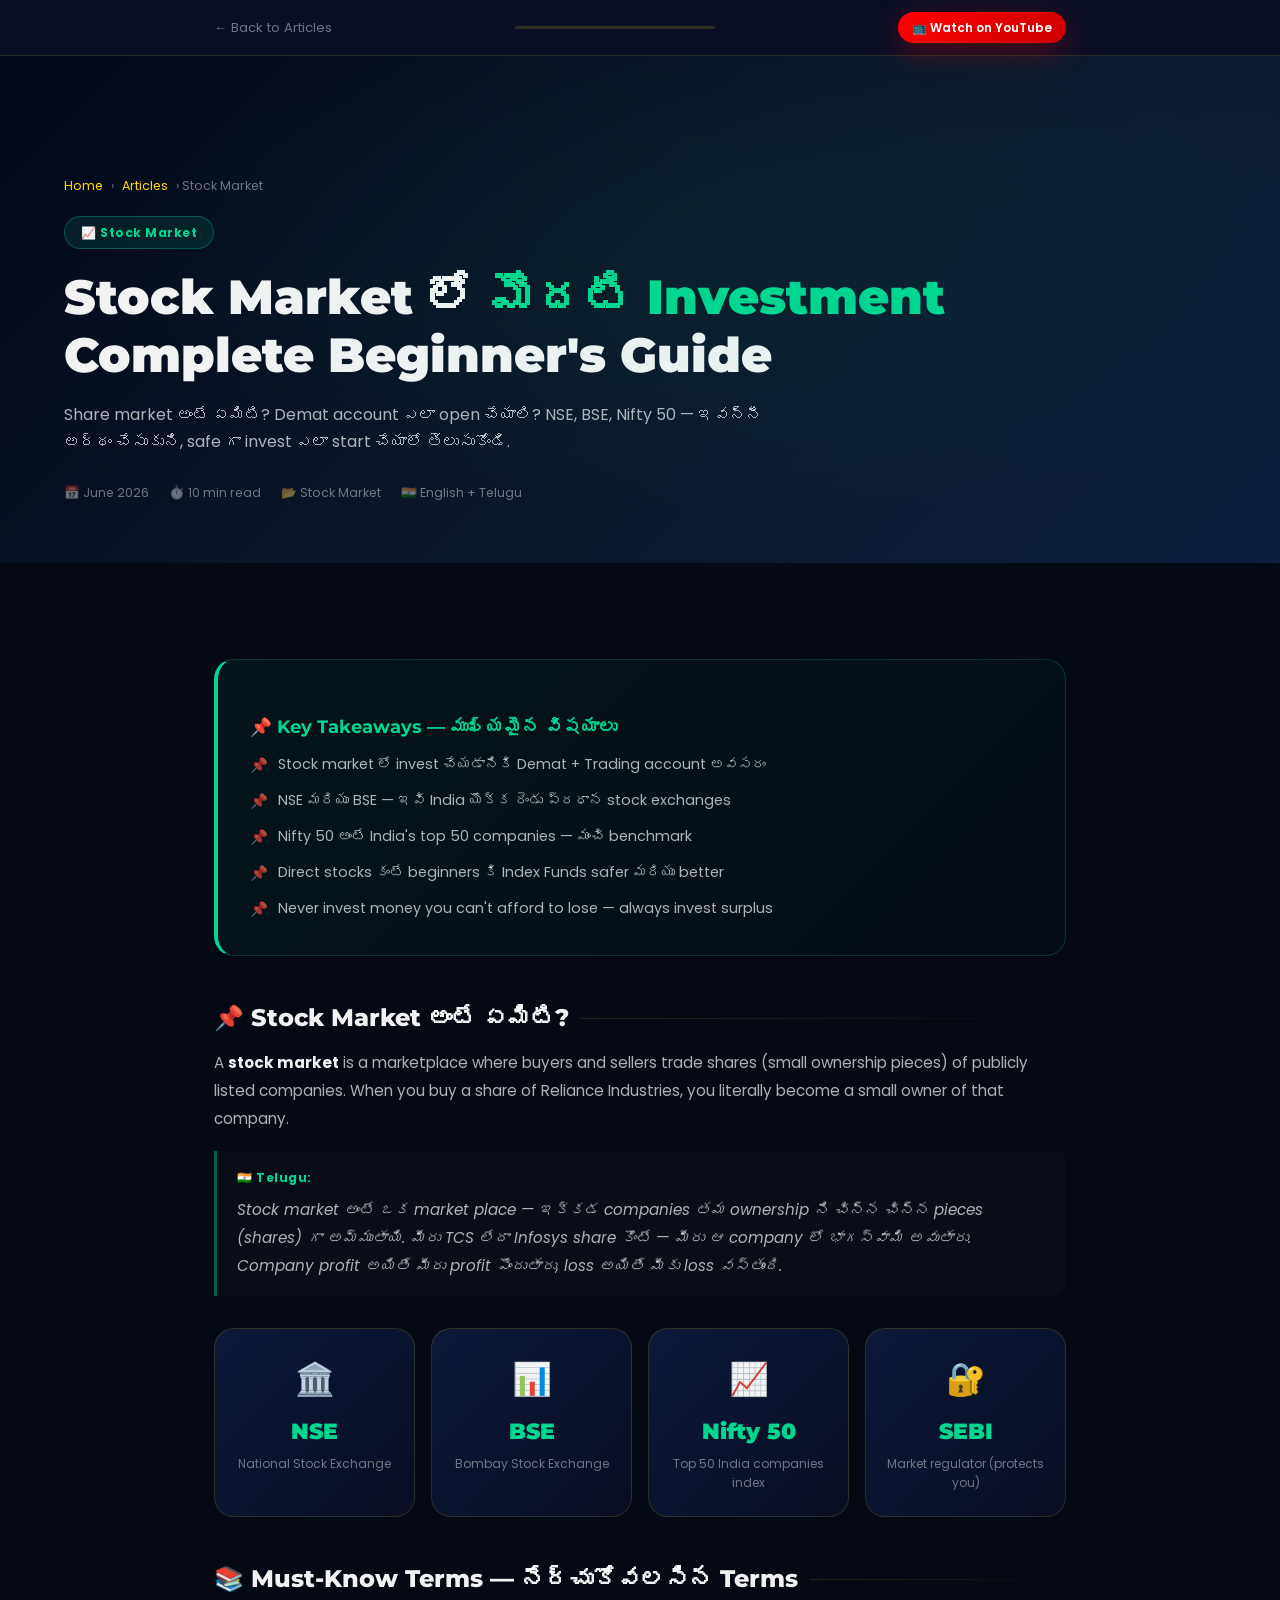
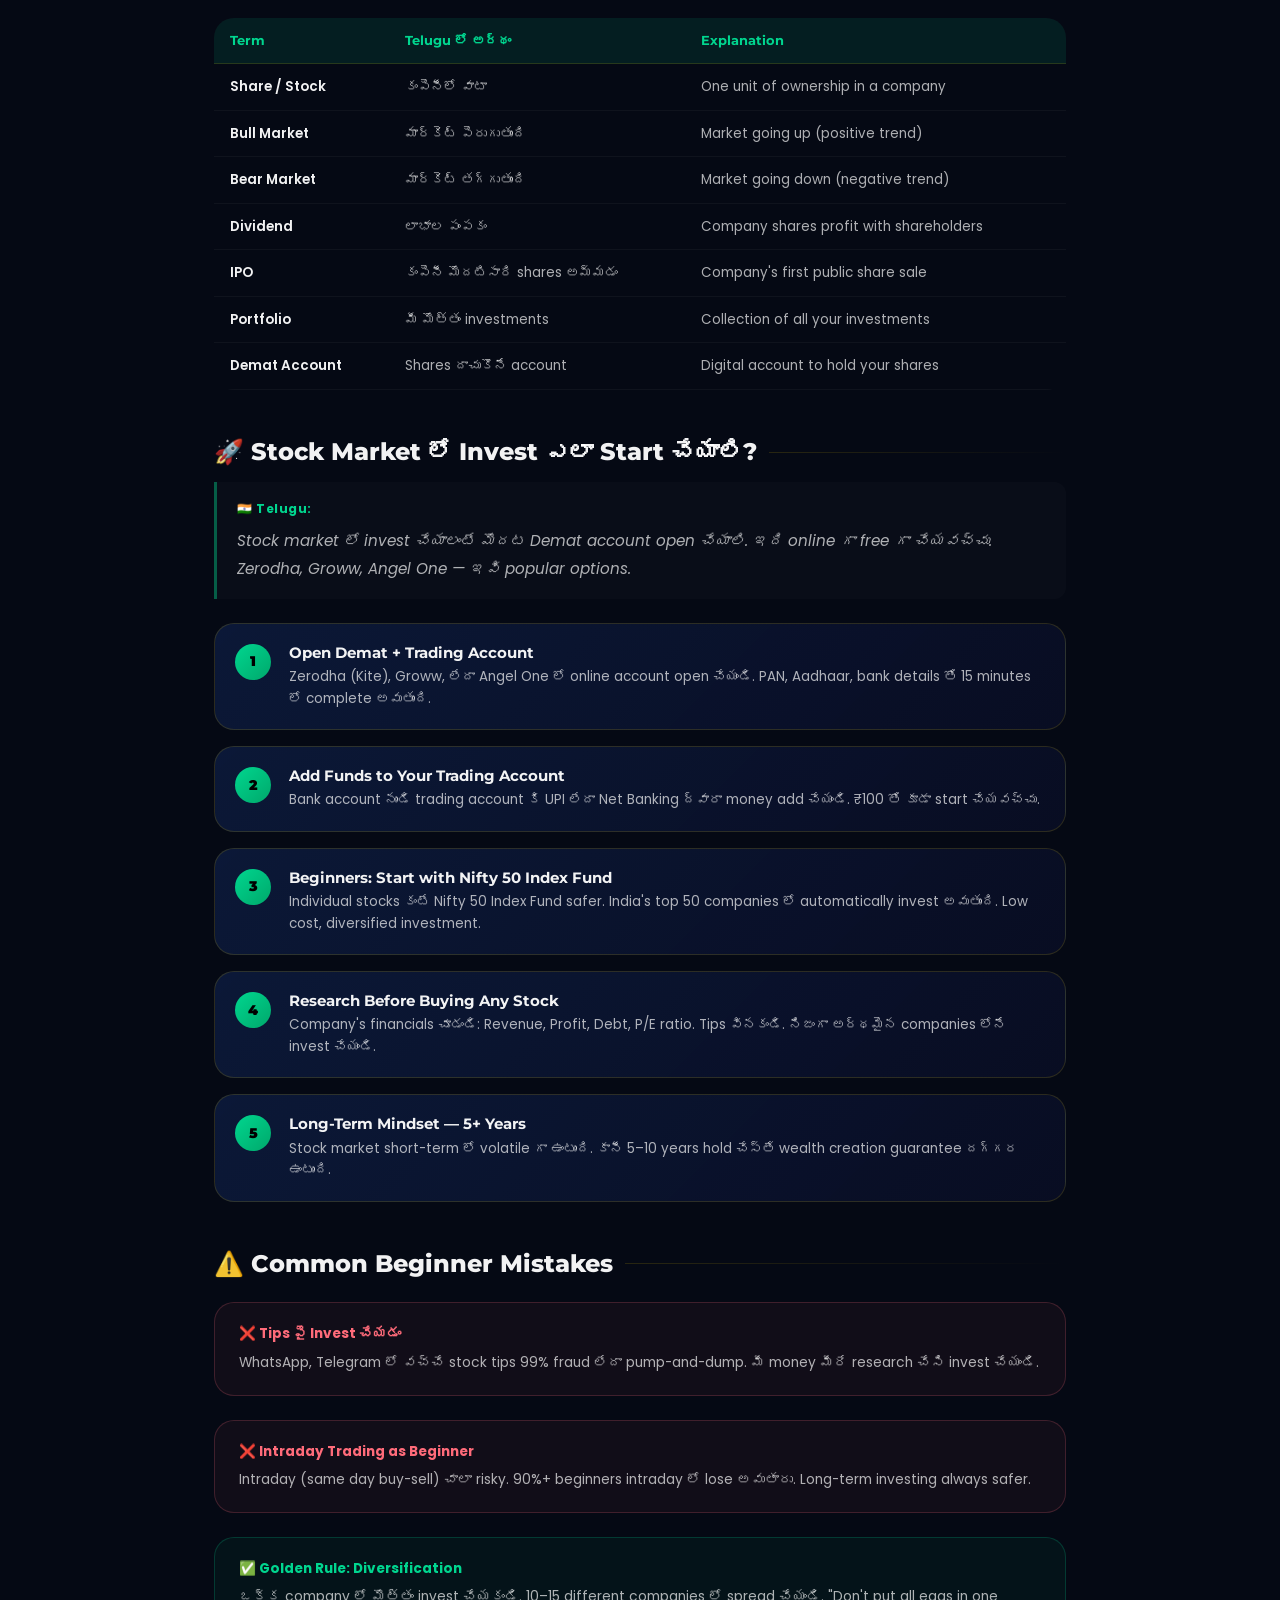
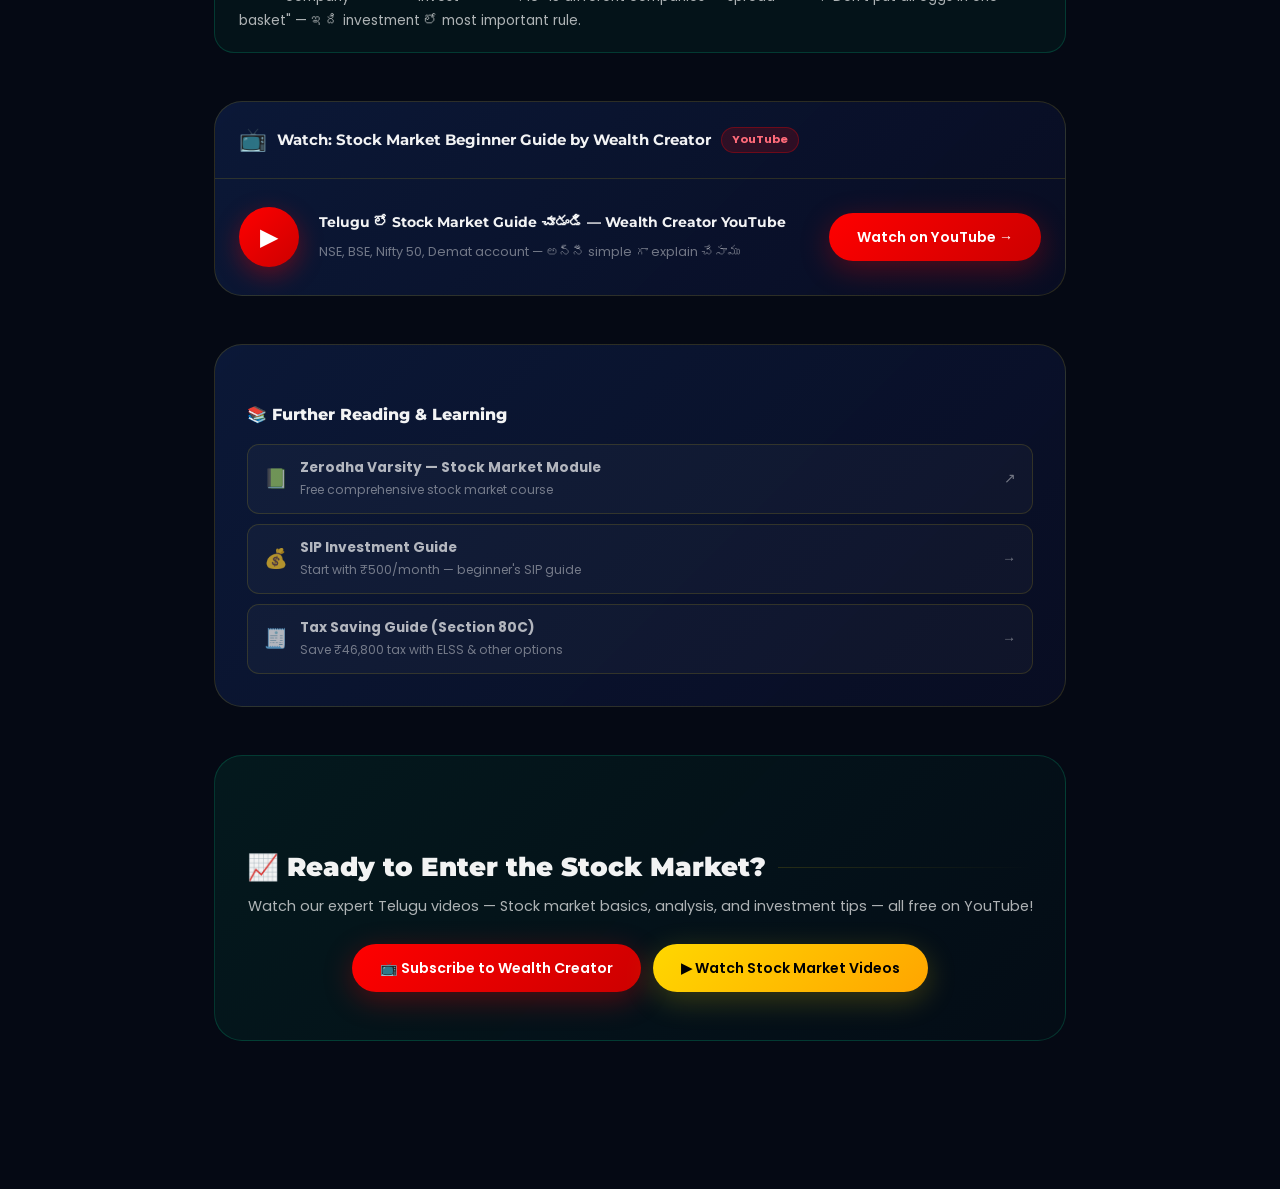
<file: article-stocks.html>
<!DOCTYPE html>
<html lang="te-IN">
<head>
  <meta charset="UTF-8"/>
  <meta name="viewport" content="width=device-width,initial-scale=1"/>
  <title>Stock Market Basics Telugu | Share Market Guide | Wealth Creator</title>
  <meta name="description" content="Stock market లో invest ఎలా చేయాలి? Demat account, NSE, BSE, Nifty 50 అంటే ఏమిటి? Complete stock market beginner guide in Telugu by Wealth Creator."/>
  <link rel="canonical" href="https://wealthcreator.in/article-stocks.html"/>
  <link rel="preconnect" href="https://fonts.googleapis.com"/>
  <link href="https://fonts.googleapis.com/css2?family=Poppins:wght@300;400;600;700;800&family=Montserrat:wght@700;800;900&display=swap" rel="stylesheet"/>
  <link rel="stylesheet" href="css/style.css"/>
  <style>
    .article-hero{background:linear-gradient(135deg,#020818 0%,#0a1628 50%,#0d1f3c 100%);padding:120px 0 60px;position:relative;overflow:hidden;}
    .article-hero::before{content:'';position:absolute;inset:0;background:radial-gradient(ellipse at 60% 40%,rgba(0,214,143,.06) 0%,transparent 60%);}
    .article-breadcrumb{display:flex;align-items:center;gap:8px;font-size:.78rem;color:var(--t3);margin-bottom:20px;flex-wrap:wrap;}
    .article-breadcrumb a{color:var(--gold);text-decoration:none;}
    .article-breadcrumb a:hover{text-decoration:underline;}
    .article-category-badge{display:inline-flex;align-items:center;gap:6px;background:rgba(0,214,143,.1);border:1px solid rgba(0,214,143,.3);border-radius:var(--r-full);padding:6px 16px;font-size:.75rem;font-weight:700;color:#00D68F;margin-bottom:20px;letter-spacing:.5px;}
    .article-main-title{font-family:var(--fh);font-size:clamp(1.8rem,4vw,3rem);font-weight:900;color:var(--t1);line-height:1.2;margin-bottom:16px;}
    .article-main-title span{color:#00D68F;}
    .article-subtitle{font-size:1rem;color:var(--t2);line-height:1.7;max-width:700px;margin-bottom:28px;}
    .article-meta-row{display:flex;align-items:center;gap:20px;flex-wrap:wrap;font-size:.78rem;color:var(--t3);}
    .article-meta-row span{display:flex;align-items:center;gap:5px;}
    .article-body{max-width:900px;margin:0 auto;padding:60px 24px 100px;}
    .key-box{background:linear-gradient(135deg,rgba(0,214,143,.06),rgba(0,214,143,.02));border:1px solid rgba(0,214,143,.2);border-left:4px solid #00D68F;border-radius:var(--r-lg);padding:28px 32px;margin:36px 0;}
    .key-box h3{font-family:var(--fh);font-size:1rem;font-weight:800;color:#00D68F;margin-bottom:16px;display:flex;align-items:center;gap:8px;}
    .key-box ul{list-style:none;padding:0;margin:0;}
    .key-box ul li{padding:6px 0;font-size:.9rem;color:var(--t2);display:flex;align-items:flex-start;gap:10px;line-height:1.6;}
    .key-box ul li::before{content:'📌';flex-shrink:0;margin-top:1px;}
    .article-body h2{font-family:var(--fh);font-size:1.5rem;font-weight:800;color:var(--t1);margin:48px 0 16px;display:flex;align-items:center;gap:12px;}
    .article-body h2::after{content:'';flex:1;height:1px;background:linear-gradient(90deg,var(--border),transparent);}
    .article-body h3{font-family:var(--fh);font-size:1.1rem;font-weight:700;color:#00D68F;margin:28px 0 10px;}
    .article-body p{font-size:.95rem;color:var(--t2);line-height:1.85;margin-bottom:18px;}
    .article-body p strong{color:var(--t1);}
    .telugu-para{background:rgba(255,255,255,.02);border-left:3px solid rgba(0,214,143,.4);border-radius:0 var(--r-md) var(--r-md) 0;padding:16px 20px;margin:16px 0 24px;font-size:.88rem;color:var(--t3);line-height:1.9;font-style:italic;}
    .telugu-para::before{content:'🇮🇳 Telugu: ';font-weight:700;color:#00D68F;font-style:normal;font-size:.75rem;display:block;margin-bottom:6px;letter-spacing:.5px;}
    .info-cards{display:grid;grid-template-columns:repeat(auto-fit,minmax(200px,1fr));gap:16px;margin:32px 0;}
    .info-card{background:var(--grad-card);border:1px solid var(--border);border-radius:var(--r-lg);padding:24px 20px;text-align:center;transition:all var(--dur) var(--ease);}
    .info-card:hover{transform:translateY(-4px);border-color:var(--border-hv);}
    .info-card .ic-icon{font-size:2rem;margin-bottom:10px;}
    .info-card .ic-val{font-family:var(--fh);font-size:1.4rem;font-weight:900;color:#00D68F;margin-bottom:4px;}
    .info-card .ic-lbl{font-size:.75rem;color:var(--t3);}
    .steps{display:flex;flex-direction:column;gap:16px;margin:24px 0;}
    .step{display:flex;gap:18px;align-items:flex-start;background:var(--grad-card);border:1px solid var(--border);border-radius:var(--r-lg);padding:20px;}
    .step-num{width:36px;height:36px;border-radius:50%;flex-shrink:0;background:linear-gradient(135deg,#00D68F,#00a86b);display:flex;align-items:center;justify-content:center;font-family:var(--fh);font-weight:900;font-size:.9rem;color:#000;}
    .step-body h4{font-family:var(--fh);font-size:.95rem;font-weight:700;color:var(--t1);margin-bottom:4px;}
    .step-body p{font-size:.84rem;color:var(--t2);margin:0;line-height:1.6;}
    .tip-box{background:rgba(0,214,143,.05);border:1px solid rgba(0,214,143,.2);border-radius:var(--r-lg);padding:20px 24px;margin:24px 0;}
    .tip-box strong{color:#00D68F;display:block;margin-bottom:6px;font-size:.85rem;}
    .tip-box p{font-size:.86rem;color:var(--t2);margin:0;line-height:1.7;}
    .warn-box{background:rgba(255,107,122,.05);border:1px solid rgba(255,107,122,.2);border-radius:var(--r-lg);padding:20px 24px;margin:24px 0;}
    .warn-box strong{color:#FF6B7A;display:block;margin-bottom:6px;font-size:.85rem;}
    .warn-box p{font-size:.86rem;color:var(--t2);margin:0;line-height:1.7;}
    /* Market terms table */
    .terms-table{width:100%;border-collapse:collapse;margin:24px 0;border-radius:var(--r-lg);overflow:hidden;}
    .terms-table th{background:rgba(0,214,143,.1);color:#00D68F;font-family:var(--fh);font-size:.82rem;font-weight:700;padding:12px 16px;text-align:left;border-bottom:1px solid var(--border);}
    .terms-table td{padding:12px 16px;font-size:.84rem;color:var(--t2);border-bottom:1px solid rgba(255,255,255,.04);}
    .terms-table tr:hover td{background:rgba(255,255,255,.02);}
    .terms-table td:first-child{color:var(--t1);font-weight:600;}
    .article-video{margin:48px 0;background:var(--grad-card);border:1px solid var(--border);border-radius:var(--r-xl);overflow:hidden;}
    .article-video .av-header{padding:20px 24px;border-bottom:1px solid var(--border);display:flex;align-items:center;gap:10px;}
    .article-video .av-header h3{font-family:var(--fh);font-size:.95rem;font-weight:700;color:var(--t1);margin:0;}
    .article-video .av-badge{background:rgba(255,0,0,.15);border:1px solid rgba(255,0,0,.3);color:#FF6B7A;border-radius:var(--r-full);padding:3px 10px;font-size:.7rem;font-weight:700;}
    .video-wrapper{position:relative;padding-bottom:56.25%;height:0;overflow:hidden;}
    .video-wrapper iframe{position:absolute;top:0;left:0;width:100%;height:100%;border:none;}
    .further-reading{background:var(--grad-card);border:1px solid var(--border);border-radius:var(--r-xl);padding:32px;margin:48px 0;}
    .further-reading h3{font-family:var(--fh);font-size:1rem;font-weight:800;color:var(--t1);margin-bottom:20px;}
    .fr-links{display:flex;flex-direction:column;gap:10px;}
    .fr-link{display:flex;align-items:center;gap:12px;padding:12px 16px;background:rgba(255,255,255,.03);border:1px solid var(--border);border-radius:var(--r-md);text-decoration:none;color:var(--t2);font-size:.86rem;transition:all .2s;}
    .fr-link:hover{border-color:#00D68F;color:var(--t1);}
    .fr-link .fr-icon{font-size:1.2rem;flex-shrink:0;}
    .article-cta{background:linear-gradient(135deg,rgba(0,214,143,.08),rgba(0,214,143,.02));border:1px solid rgba(0,214,143,.2);border-radius:var(--r-xl);padding:48px 32px;text-align:center;margin:48px 0;}
    .article-cta h2{font-family:var(--fh);font-size:1.6rem;font-weight:900;color:var(--t1);margin-bottom:10px;}
    .article-cta p{color:var(--t2);margin-bottom:24px;font-size:.9rem;}
    .cta-btns{display:flex;gap:12px;justify-content:center;flex-wrap:wrap;}
    .article-nav-bar{background:var(--bg-secondary);border-bottom:1px solid var(--border);padding:12px 0;position:sticky;top:0;z-index:100;}
    .article-nav-inner{max-width:900px;margin:0 auto;padding:0 24px;display:flex;align-items:center;justify-content:space-between;gap:12px;}
    .back-btn{display:flex;align-items:center;gap:6px;color:var(--t3);font-size:.82rem;text-decoration:none;transition:color .2s;}
    .back-btn:hover{color:#00D68F;}
    .progress-bar{flex:1;height:3px;background:var(--border);border-radius:2px;max-width:200px;}
    .progress-fill{height:100%;background:#00D68F;border-radius:2px;width:0;transition:width .1s;}
    @media(max-width:600px){.info-cards{grid-template-columns:1fr 1fr;}}
  
    /* YouTube CTA block */
    .yt-cta-block{
      display:flex;align-items:center;gap:20px;
      padding:28px 24px;flex-wrap:wrap;
    }
    .yt-cta-icon{
      width:60px;height:60px;border-radius:50%;flex-shrink:0;
      background:linear-gradient(135deg,#FF0000,#CC0000);
      display:flex;align-items:center;justify-content:center;
      font-size:1.5rem;color:#fff;
      box-shadow:0 8px 24px rgba(255,0,0,.35);
    }
    .yt-cta-text{ flex:1;min-width:180px; }
    .yt-cta-text strong{
      display:block;font-family:var(--fh);font-size:.9rem;
      font-weight:700;color:var(--t1);margin-bottom:4px;
    }
    .yt-cta-text span{ font-size:.8rem;color:var(--t3);line-height:1.5; }
    .yt-cta-btn{ flex-shrink:0;white-space:nowrap; }
    @media(max-width:580px){
      .yt-cta-block{flex-direction:column;text-align:center;}
      .yt-cta-btn{width:100%;text-align:center;justify-content:center;}
    }
  </style>
</head>
<body>

<nav class="article-nav-bar">
  <div class="article-nav-inner">
    <a href="index.html#articles" class="back-btn">← Back to Articles</a>
    <div class="progress-bar"><div class="progress-fill" id="readProgress"></div></div>
    <a href="https://www.youtube.com/@WealthCreatorOfficial" target="_blank" rel="noopener" class="btn btn-yt" style="padding:6px 14px;font-size:.75rem;">📺 Watch on YouTube</a>
  </div>
</nav>

<header class="article-hero">
  <div class="container">
    <div class="article-breadcrumb">
      <a href="index.html">Home</a> › <a href="index.html#articles">Articles</a> › Stock Market
    </div>
    <div class="article-category-badge">📈 Stock Market</div>
    <h1 class="article-main-title">
      Stock Market లో <span>మొదటి Investment</span><br>Complete Beginner's Guide
    </h1>
    <p class="article-subtitle">
      Share market అంటే ఏమిటి? Demat account ఎలా open చేయాలి? NSE, BSE, Nifty 50 — ఇవన్నీ అర్థం చేసుకుని, safe గా invest ఎలా start చేయాలో తెలుసుకోండి.
    </p>
    <div class="article-meta-row">
      <span>📅 June 2026</span>
      <span>⏱️ 10 min read</span>
      <span>📂 Stock Market</span>
      <span>🇮🇳 English + Telugu</span>
    </div>
  </div>
</header>

<main class="article-body" id="articleBody">

  <div class="key-box">
    <h3>📌 Key Takeaways — ముఖ్యమైన విషయాలు</h3>
    <ul>
      <li>Stock market లో invest చేయడానికి Demat + Trading account అవసరం</li>
      <li>NSE మరియు BSE — ఇవి India యొక్క రెండు ప్రధాన stock exchanges</li>
      <li>Nifty 50 అంటే India's top 50 companies — మంచి benchmark</li>
      <li>Direct stocks కంటే beginners కి Index Funds safer మరియు better</li>
      <li>Never invest money you can't afford to lose — always invest surplus</li>
    </ul>
  </div>

  <h2>📌 Stock Market అంటే ఏమిటి?</h2>
  <p>
    A <strong>stock market</strong> is a marketplace where buyers and sellers trade shares (small ownership pieces) of publicly listed companies. When you buy a share of Reliance Industries, you literally become a small owner of that company.
  </p>
  <p class="telugu-para">
    Stock market అంటే ఒక market place — ఇక్కడ companies తమ ownership ని చిన్న చిన్న pieces (shares) గా అమ్ముతాయి. మీరు TCS లేదా Infosys share కొంటే — మీరు ఆ company లో భాగస్వామి అవుతారు. Company profit అయితే మీరు profit పొందుతారు, loss అయితే మీకు loss వస్తుంది.
  </p>

  <div class="info-cards">
    <div class="info-card">
      <div class="ic-icon">🏛️</div>
      <div class="ic-val">NSE</div>
      <div class="ic-lbl">National Stock Exchange</div>
    </div>
    <div class="info-card">
      <div class="ic-icon">📊</div>
      <div class="ic-val">BSE</div>
      <div class="ic-lbl">Bombay Stock Exchange</div>
    </div>
    <div class="info-card">
      <div class="ic-icon">📈</div>
      <div class="ic-val">Nifty 50</div>
      <div class="ic-lbl">Top 50 India companies index</div>
    </div>
    <div class="info-card">
      <div class="ic-icon">🔐</div>
      <div class="ic-val">SEBI</div>
      <div class="ic-lbl">Market regulator (protects you)</div>
    </div>
  </div>

  <h2>📚 Must-Know Terms — నేర్చుకోవలసిన Terms</h2>
  <table class="terms-table">
    <thead>
      <tr><th>Term</th><th>Telugu లో అర్థం</th><th>Explanation</th></tr>
    </thead>
    <tbody>
      <tr><td>Share / Stock</td><td>కంపెనీలో వాటా</td><td>One unit of ownership in a company</td></tr>
      <tr><td>Bull Market</td><td>మార్కెట్ పెరుగుతుంది</td><td>Market going up (positive trend)</td></tr>
      <tr><td>Bear Market</td><td>మార్కెట్ తగ్గుతుంది</td><td>Market going down (negative trend)</td></tr>
      <tr><td>Dividend</td><td>లాభాల పంపకం</td><td>Company shares profit with shareholders</td></tr>
      <tr><td>IPO</td><td>కంపెనీ మొదటిసారి shares అమ్మడం</td><td>Company's first public share sale</td></tr>
      <tr><td>Portfolio</td><td>మీ మొత్తం investments</td><td>Collection of all your investments</td></tr>
      <tr><td>Demat Account</td><td>Shares దాచుకొనే account</td><td>Digital account to hold your shares</td></tr>
    </tbody>
  </table>

  <h2>🚀 Stock Market లో Invest ఎలా Start చేయాలి?</h2>
  <p class="telugu-para">
    Stock market లో invest చేయాలంటే మొదట Demat account open చేయాలి. ఇది online గా free గా చేయవచ్చు. Zerodha, Groww, Angel One — ఇవి popular options.
  </p>

  <div class="steps">
    <div class="step">
      <div class="step-num">1</div>
      <div class="step-body">
        <h4>Open Demat + Trading Account</h4>
        <p>Zerodha (Kite), Groww, లేదా Angel One లో online account open చేయండి. PAN, Aadhaar, bank details తో 15 minutes లో complete అవుతుంది.</p>
      </div>
    </div>
    <div class="step">
      <div class="step-num">2</div>
      <div class="step-body">
        <h4>Add Funds to Your Trading Account</h4>
        <p>Bank account నుండి trading account కి UPI లేదా Net Banking ద్వారా money add చేయండి. ₹100 తో కూడా start చేయవచ్చు.</p>
      </div>
    </div>
    <div class="step">
      <div class="step-num">3</div>
      <div class="step-body">
        <h4>Beginners: Start with Nifty 50 Index Fund</h4>
        <p>Individual stocks కంటే Nifty 50 Index Fund safer. India's top 50 companies లో automatically invest అవుతుంది. Low cost, diversified investment.</p>
      </div>
    </div>
    <div class="step">
      <div class="step-num">4</div>
      <div class="step-body">
        <h4>Research Before Buying Any Stock</h4>
        <p>Company's financials చూడండి: Revenue, Profit, Debt, P/E ratio. Tips వినకండి. నిజంగా అర్థమైన companies లోనే invest చేయండి.</p>
      </div>
    </div>
    <div class="step">
      <div class="step-num">5</div>
      <div class="step-body">
        <h4>Long-Term Mindset — 5+ Years</h4>
        <p>Stock market short-term లో volatile గా ఉంటుంది. కానీ 5–10 years hold చేస్తే wealth creation guarantee దగ్గర ఉంటుంది.</p>
      </div>
    </div>
  </div>

  <h2>⚠️ Common Beginner Mistakes</h2>
  <div class="warn-box">
    <strong>❌ Tips పై Invest చేయడం</strong>
    <p>WhatsApp, Telegram లో వచ్చే stock tips 99% fraud లేదా pump-and-dump. మీ money మీరే research చేసి invest చేయండి.</p>
  </div>
  <div class="warn-box">
    <strong>❌ Intraday Trading as Beginner</strong>
    <p>Intraday (same day buy-sell) చాలా risky. 90%+ beginners intraday లో lose అవుతారు. Long-term investing always safer.</p>
  </div>
  <div class="tip-box">
    <strong>✅ Golden Rule: Diversification</strong>
    <p>ఒక్క company లో మొత్తం invest చేయకండి. 10–15 different companies లో spread చేయండి. "Don't put all eggs in one basket" — ఇది investment లో most important rule.</p>
  </div>

  <div class="article-video">
    <div class="av-header">
      <span style="font-size:1.4rem;">📺</span>
      <h3>Watch: Stock Market Beginner Guide by Wealth Creator</h3>
      <span class="av-badge">YouTube</span>
    </div>
    <div class="yt-cta-block">
      <div class="yt-cta-icon">▶</div>
      <div class="yt-cta-text">
        <strong>Telugu లో Stock Market Guide చూడండి — Wealth Creator YouTube</strong>
        <span>NSE, BSE, Nifty 50, Demat account — అన్నీ simple గా explain చేసాము</span>
      </div>
      <a href="https://www.youtube.com/@WealthCreatorOfficial" target="_blank" rel="noopener" class="btn btn-yt yt-cta-btn">
        Watch on YouTube →
      </a>
    </div>
  </div>

  <div class="further-reading">
    <h3>📚 Further Reading & Learning</h3>
    <div class="fr-links">
      <a href="https://zerodha.com/varsity/module/introduction-to-stock-markets/" target="_blank" rel="noopener" class="fr-link">
        <span class="fr-icon">📗</span>
        <div><strong>Zerodha Varsity — Stock Market Module</strong><br><span style="font-size:.76rem;color:var(--t3);">Free comprehensive stock market course</span></div>
        <span style="margin-left:auto;color:var(--t3);">↗</span>
      </a>
      <a href="article-sip.html" class="fr-link">
        <span class="fr-icon">💰</span>
        <div><strong>SIP Investment Guide</strong><br><span style="font-size:.76rem;color:var(--t3);">Start with ₹500/month — beginner's SIP guide</span></div>
        <span style="margin-left:auto;color:var(--t3);">→</span>
      </a>
      <a href="article-tax.html" class="fr-link">
        <span class="fr-icon">🧾</span>
        <div><strong>Tax Saving Guide (Section 80C)</strong><br><span style="font-size:.76rem;color:var(--t3);">Save ₹46,800 tax with ELSS & other options</span></div>
        <span style="margin-left:auto;color:var(--t3);">→</span>
      </a>
    </div>
  </div>

  <div class="article-cta">
    <h2>📈 Ready to Enter the Stock Market?</h2>
    <p>Watch our expert Telugu videos — Stock market basics, analysis, and investment tips — all free on YouTube!</p>
    <div class="cta-btns">
      <a href="https://www.youtube.com/@WealthCreatorOfficial?sub_confirmation=1" target="_blank" rel="noopener" class="btn btn-yt">📺 Subscribe to Wealth Creator</a>
      <a href="index.html#videos" class="btn btn-gold">▶ Watch Stock Market Videos</a>
    </div>
  </div>

</main>

<script>
  const fill = document.getElementById('readProgress');
  const body = document.getElementById('articleBody');
  window.addEventListener('scroll', () => {
    const rect = body.getBoundingClientRect();
    const total = body.offsetHeight - window.innerHeight;
    fill.style.width = Math.min(100, Math.max(0, (-rect.top / total) * 100)) + '%';
  });
</script>
</body>
</html>
</file>
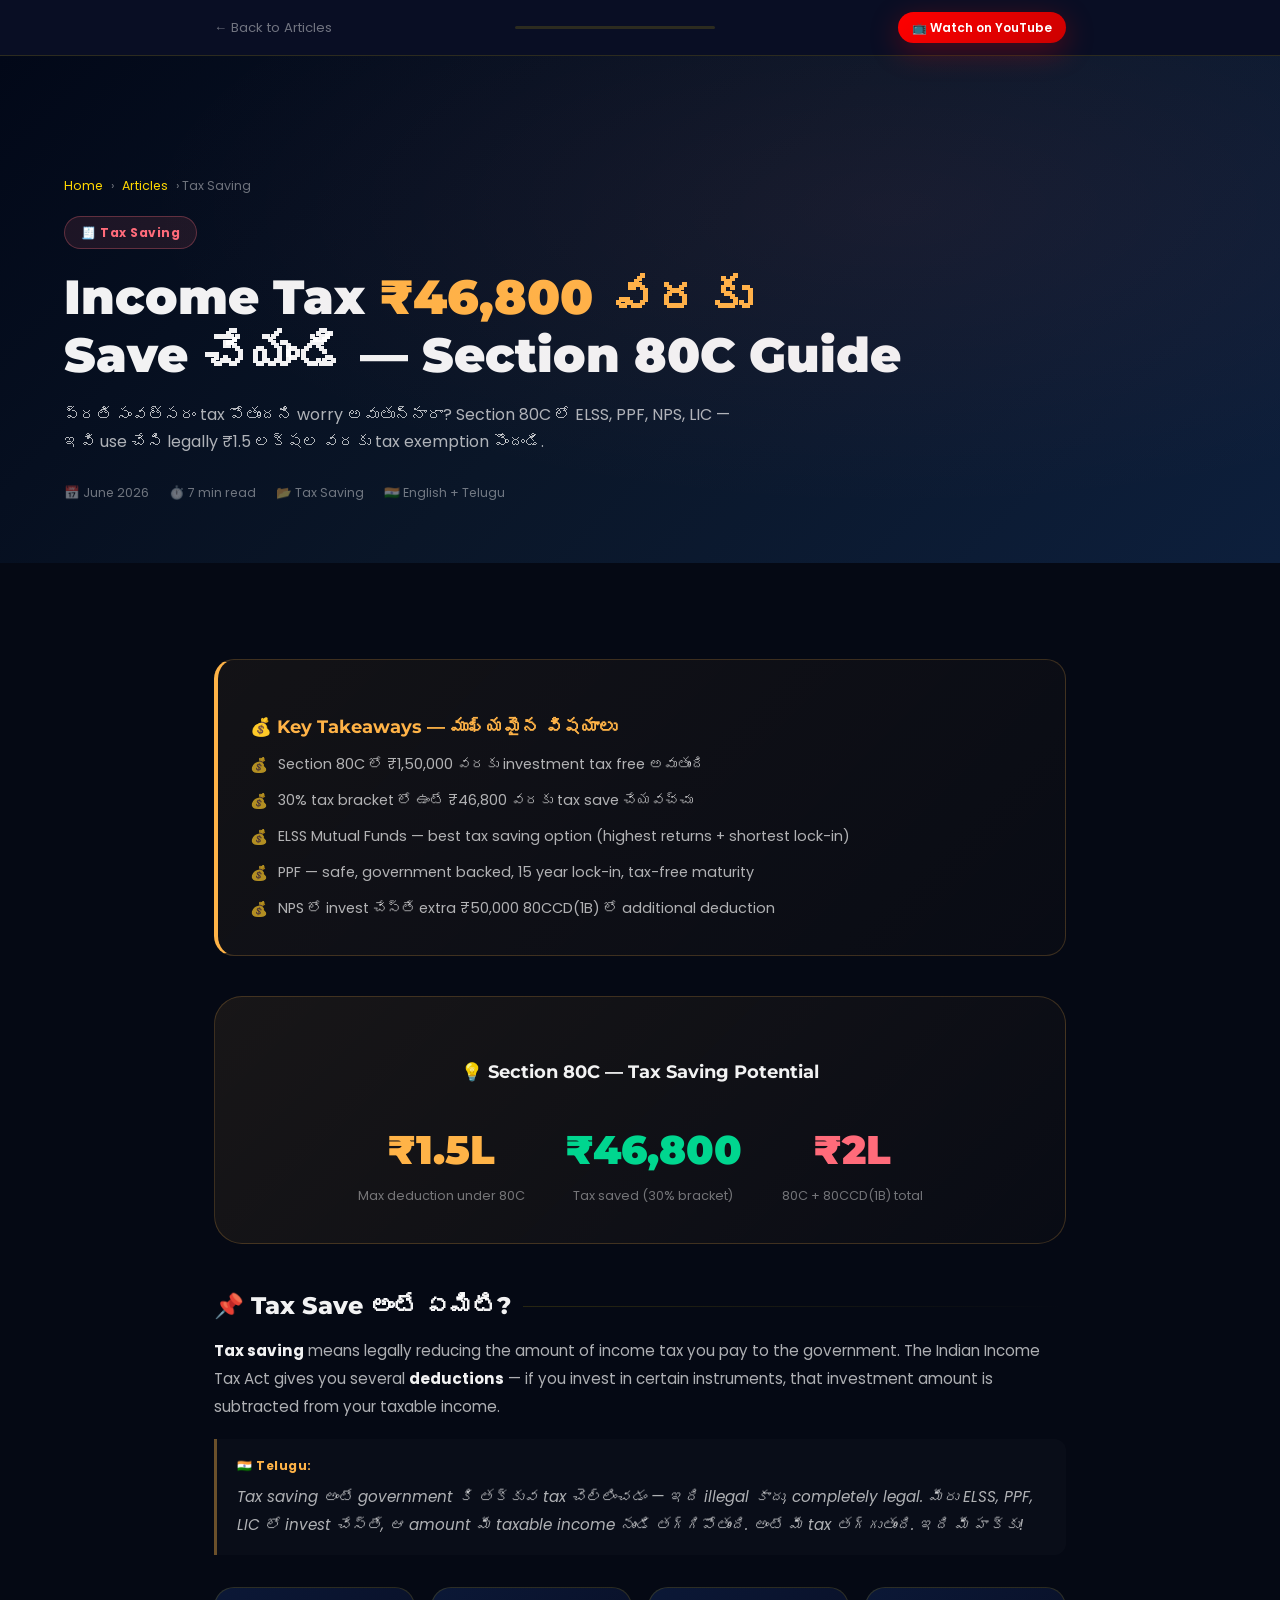
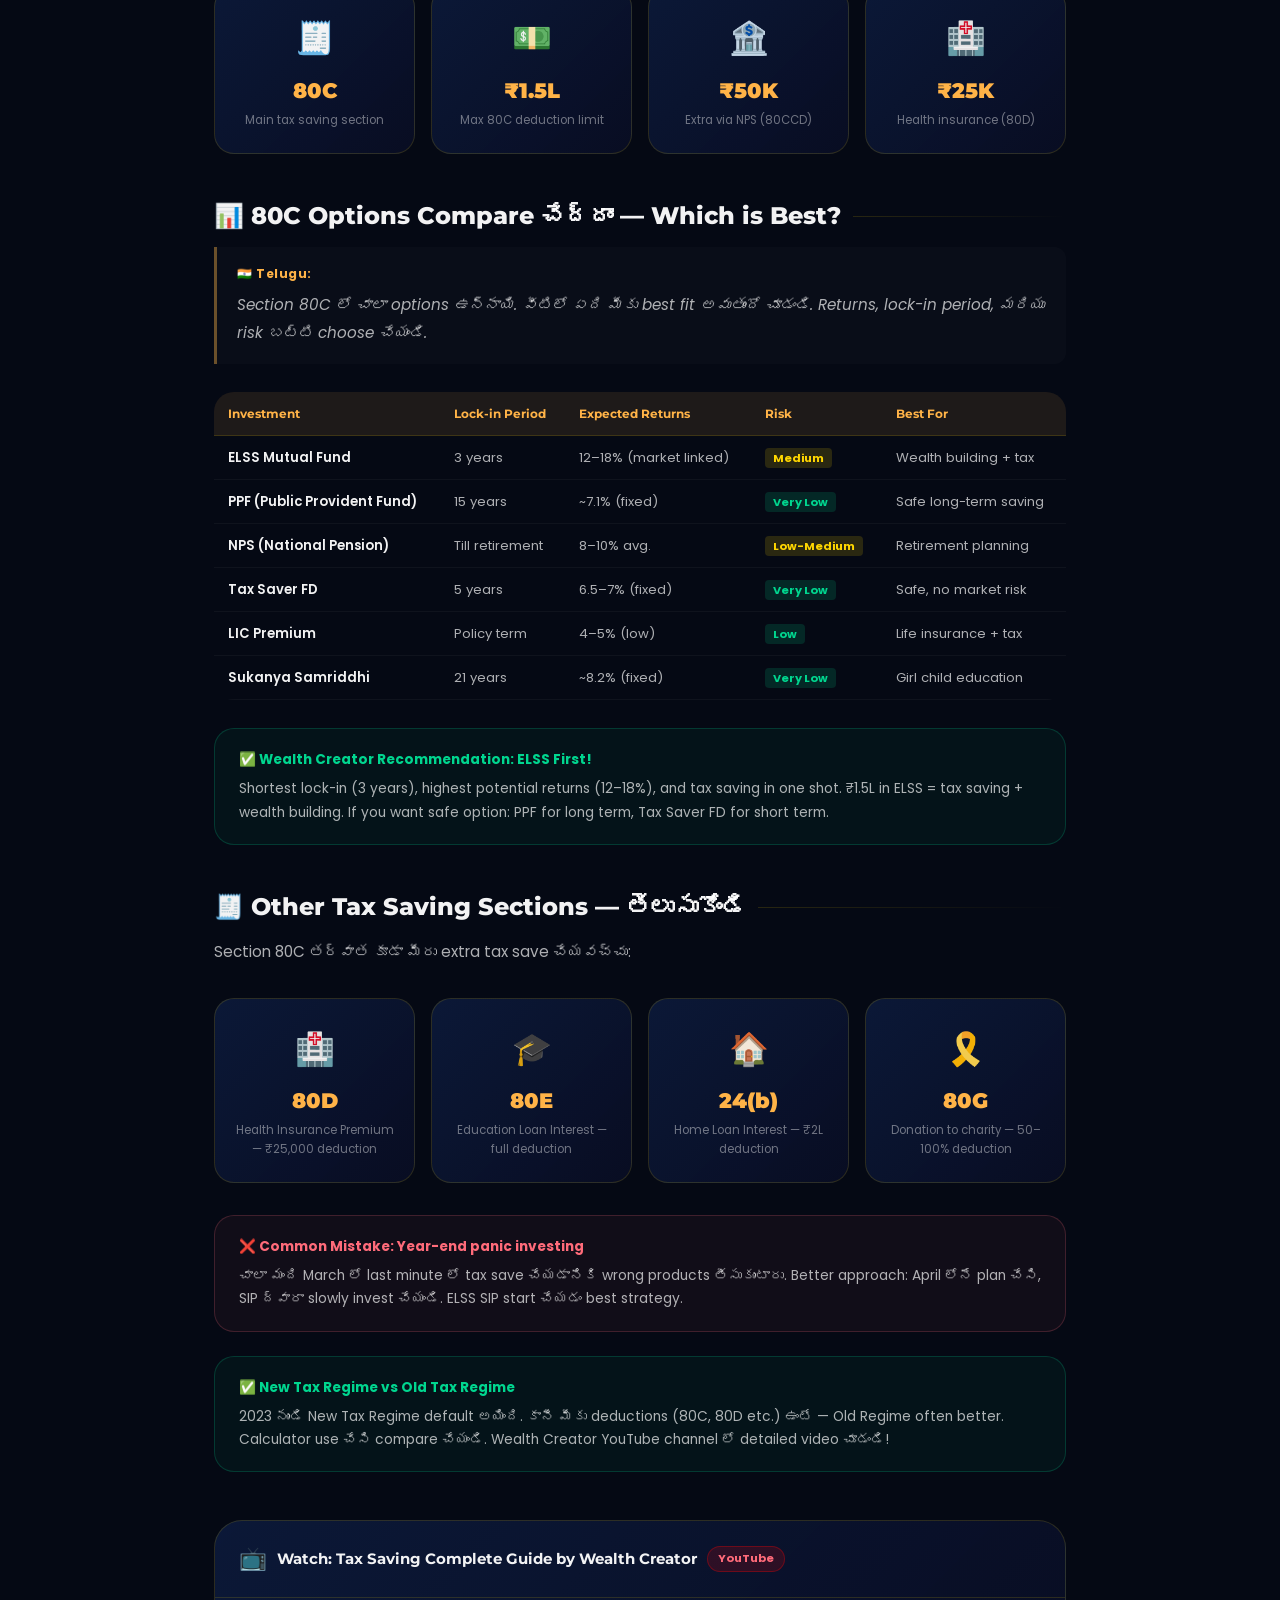
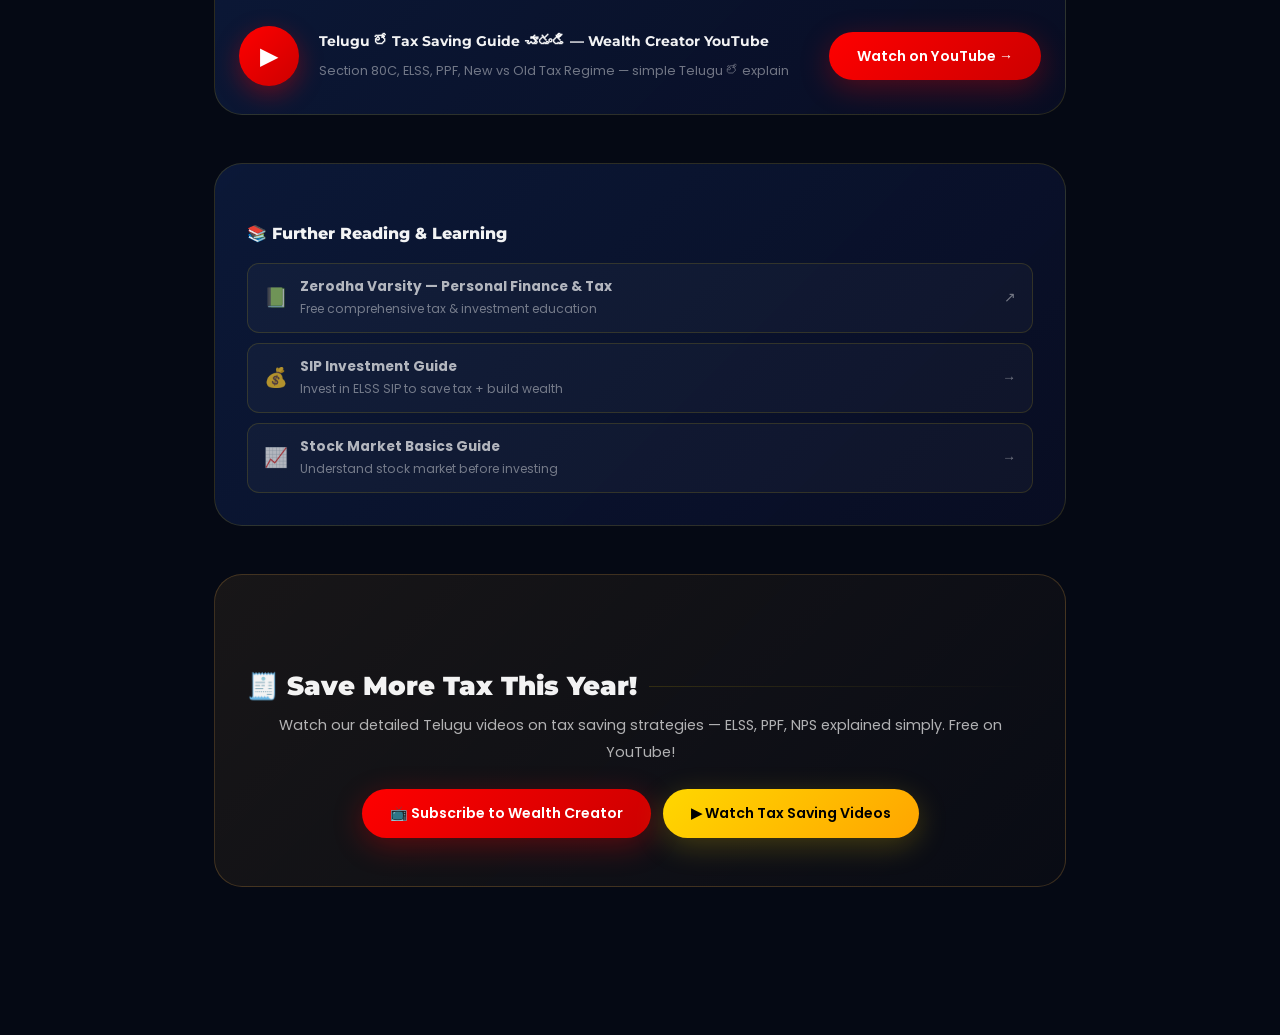
<file: article-tax.html>
<!DOCTYPE html>
<html lang="te-IN">
<head>
  <meta charset="UTF-8"/>
  <meta name="viewport" content="width=device-width,initial-scale=1"/>
  <title>Tax Saving Guide Telugu | Section 80C | Save ₹46,800 Tax | Wealth Creator</title>
  <meta name="description" content="Income tax ఎలా save చేయాలి? Section 80C లో ELSS, PPF, NPS, LIC — ఏది best? ₹1.5 లక్షల వరకు tax exemption పొందండి. Complete Telugu tax saving guide."/>
  <link rel="canonical" href="https://wealthcreator.in/article-tax.html"/>
  <link rel="preconnect" href="https://fonts.googleapis.com"/>
  <link href="https://fonts.googleapis.com/css2?family=Poppins:wght@300;400;600;700;800&family=Montserrat:wght@700;800;900&display=swap" rel="stylesheet"/>
  <link rel="stylesheet" href="css/style.css"/>
  <style>
    .article-hero{background:linear-gradient(135deg,#020818 0%,#0a1628 50%,#0d1f3c 100%);padding:120px 0 60px;position:relative;overflow:hidden;}
    .article-hero::before{content:'';position:absolute;inset:0;background:radial-gradient(ellipse at 70% 30%,rgba(255,107,122,.06) 0%,transparent 60%);}
    .article-breadcrumb{display:flex;align-items:center;gap:8px;font-size:.78rem;color:var(--t3);margin-bottom:20px;flex-wrap:wrap;}
    .article-breadcrumb a{color:var(--gold);text-decoration:none;}
    .article-breadcrumb a:hover{text-decoration:underline;}
    .article-category-badge{display:inline-flex;align-items:center;gap:6px;background:rgba(255,107,122,.1);border:1px solid rgba(255,107,122,.3);border-radius:var(--r-full);padding:6px 16px;font-size:.75rem;font-weight:700;color:#FF6B7A;margin-bottom:20px;letter-spacing:.5px;}
    .article-main-title{font-family:var(--fh);font-size:clamp(1.8rem,4vw,3rem);font-weight:900;color:var(--t1);line-height:1.2;margin-bottom:16px;}
    .article-main-title span{color:#FFB347;}
    .article-subtitle{font-size:1rem;color:var(--t2);line-height:1.7;max-width:700px;margin-bottom:28px;}
    .article-meta-row{display:flex;align-items:center;gap:20px;flex-wrap:wrap;font-size:.78rem;color:var(--t3);}
    .article-meta-row span{display:flex;align-items:center;gap:5px;}
    .article-body{max-width:900px;margin:0 auto;padding:60px 24px 100px;}
    .key-box{background:linear-gradient(135deg,rgba(255,179,71,.06),rgba(255,179,71,.02));border:1px solid rgba(255,179,71,.2);border-left:4px solid #FFB347;border-radius:var(--r-lg);padding:28px 32px;margin:36px 0;}
    .key-box h3{font-family:var(--fh);font-size:1rem;font-weight:800;color:#FFB347;margin-bottom:16px;display:flex;align-items:center;gap:8px;}
    .key-box ul{list-style:none;padding:0;margin:0;}
    .key-box ul li{padding:6px 0;font-size:.9rem;color:var(--t2);display:flex;align-items:flex-start;gap:10px;line-height:1.6;}
    .key-box ul li::before{content:'💰';flex-shrink:0;margin-top:1px;}
    .article-body h2{font-family:var(--fh);font-size:1.5rem;font-weight:800;color:var(--t1);margin:48px 0 16px;display:flex;align-items:center;gap:12px;}
    .article-body h2::after{content:'';flex:1;height:1px;background:linear-gradient(90deg,var(--border),transparent);}
    .article-body h3{font-family:var(--fh);font-size:1.1rem;font-weight:700;color:#FFB347;margin:28px 0 10px;}
    .article-body p{font-size:.95rem;color:var(--t2);line-height:1.85;margin-bottom:18px;}
    .article-body p strong{color:var(--t1);}
    .telugu-para{background:rgba(255,255,255,.02);border-left:3px solid rgba(255,179,71,.4);border-radius:0 var(--r-md) var(--r-md) 0;padding:16px 20px;margin:16px 0 24px;font-size:.88rem;color:var(--t3);line-height:1.9;font-style:italic;}
    .telugu-para::before{content:'🇮🇳 Telugu: ';font-weight:700;color:#FFB347;font-style:normal;font-size:.75rem;display:block;margin-bottom:6px;letter-spacing:.5px;}
    .info-cards{display:grid;grid-template-columns:repeat(auto-fit,minmax(180px,1fr));gap:16px;margin:32px 0;}
    .info-card{background:var(--grad-card);border:1px solid var(--border);border-radius:var(--r-lg);padding:24px 20px;text-align:center;transition:all var(--dur) var(--ease);}
    .info-card:hover{transform:translateY(-4px);border-color:var(--border-hv);}
    .info-card .ic-icon{font-size:2rem;margin-bottom:10px;}
    .info-card .ic-val{font-family:var(--fh);font-size:1.3rem;font-weight:900;color:#FFB347;margin-bottom:4px;}
    .info-card .ic-lbl{font-size:.72rem;color:var(--t3);}
    .tip-box{background:rgba(0,214,143,.05);border:1px solid rgba(0,214,143,.2);border-radius:var(--r-lg);padding:20px 24px;margin:24px 0;}
    .tip-box strong{color:#00D68F;display:block;margin-bottom:6px;font-size:.85rem;}
    .tip-box p{font-size:.86rem;color:var(--t2);margin:0;line-height:1.7;}
    .warn-box{background:rgba(255,107,122,.05);border:1px solid rgba(255,107,122,.2);border-radius:var(--r-lg);padding:20px 24px;margin:24px 0;}
    .warn-box strong{color:#FF6B7A;display:block;margin-bottom:6px;font-size:.85rem;}
    .warn-box p{font-size:.86rem;color:var(--t2);margin:0;line-height:1.7;}
    /* Comparison table */
    .compare-table{width:100%;border-collapse:collapse;margin:28px 0;border-radius:var(--r-lg);overflow:hidden;}
    .compare-table th{background:rgba(255,179,71,.1);color:#FFB347;font-family:var(--fh);font-size:.78rem;font-weight:700;padding:12px 14px;text-align:left;border-bottom:1px solid var(--border);}
    .compare-table td{padding:11px 14px;font-size:.82rem;color:var(--t2);border-bottom:1px solid rgba(255,255,255,.04);vertical-align:top;}
    .compare-table tr:hover td{background:rgba(255,255,255,.02);}
    .compare-table td:first-child{color:var(--t1);font-weight:600;}
    .badge-good{background:rgba(0,214,143,.15);color:#00D68F;border-radius:4px;padding:2px 8px;font-size:.7rem;font-weight:700;}
    .badge-ok{background:rgba(255,215,0,.15);color:var(--gold);border-radius:4px;padding:2px 8px;font-size:.7rem;font-weight:700;}
    .badge-low{background:rgba(255,107,122,.15);color:#FF6B7A;border-radius:4px;padding:2px 8px;font-size:.7rem;font-weight:700;}
    /* Tax saving visual */
    .tax-save-card{background:linear-gradient(135deg,rgba(255,179,71,.08),rgba(255,179,71,.02));border:1px solid rgba(255,179,71,.2);border-radius:var(--r-xl);padding:36px;margin:40px 0;text-align:center;}
    .tax-save-card h3{font-family:var(--fh);font-size:1.1rem;color:var(--t1);margin-bottom:24px;}
    .tax-amt{font-family:var(--fh);font-size:2.5rem;font-weight:900;color:#FFB347;display:block;margin:12px 0 4px;}
    .tax-sublbl{font-size:.8rem;color:var(--t3);}
    .tax-row{display:flex;justify-content:center;gap:40px;flex-wrap:wrap;}
    .tax-cell{text-align:center;}
    .article-video{margin:48px 0;background:var(--grad-card);border:1px solid var(--border);border-radius:var(--r-xl);overflow:hidden;}
    .article-video .av-header{padding:20px 24px;border-bottom:1px solid var(--border);display:flex;align-items:center;gap:10px;}
    .article-video .av-header h3{font-family:var(--fh);font-size:.95rem;font-weight:700;color:var(--t1);margin:0;}
    .article-video .av-badge{background:rgba(255,0,0,.15);border:1px solid rgba(255,0,0,.3);color:#FF6B7A;border-radius:var(--r-full);padding:3px 10px;font-size:.7rem;font-weight:700;}
    .video-wrapper{position:relative;padding-bottom:56.25%;height:0;overflow:hidden;}
    .video-wrapper iframe{position:absolute;top:0;left:0;width:100%;height:100%;border:none;}
    .further-reading{background:var(--grad-card);border:1px solid var(--border);border-radius:var(--r-xl);padding:32px;margin:48px 0;}
    .further-reading h3{font-family:var(--fh);font-size:1rem;font-weight:800;color:var(--t1);margin-bottom:20px;}
    .fr-links{display:flex;flex-direction:column;gap:10px;}
    .fr-link{display:flex;align-items:center;gap:12px;padding:12px 16px;background:rgba(255,255,255,.03);border:1px solid var(--border);border-radius:var(--r-md);text-decoration:none;color:var(--t2);font-size:.86rem;transition:all .2s;}
    .fr-link:hover{border-color:#FFB347;color:var(--t1);}
    .fr-link .fr-icon{font-size:1.2rem;flex-shrink:0;}
    .article-cta{background:linear-gradient(135deg,rgba(255,179,71,.08),rgba(255,179,71,.02));border:1px solid rgba(255,179,71,.2);border-radius:var(--r-xl);padding:48px 32px;text-align:center;margin:48px 0;}
    .article-cta h2{font-family:var(--fh);font-size:1.6rem;font-weight:900;color:var(--t1);margin-bottom:10px;}
    .article-cta p{color:var(--t2);margin-bottom:24px;font-size:.9rem;}
    .cta-btns{display:flex;gap:12px;justify-content:center;flex-wrap:wrap;}
    .article-nav-bar{background:var(--bg-secondary);border-bottom:1px solid var(--border);padding:12px 0;position:sticky;top:0;z-index:100;}
    .article-nav-inner{max-width:900px;margin:0 auto;padding:0 24px;display:flex;align-items:center;justify-content:space-between;gap:12px;}
    .back-btn{display:flex;align-items:center;gap:6px;color:var(--t3);font-size:.82rem;text-decoration:none;transition:color .2s;}
    .back-btn:hover{color:#FFB347;}
    .progress-bar{flex:1;height:3px;background:var(--border);border-radius:2px;max-width:200px;}
    .progress-fill{height:100%;background:#FFB347;border-radius:2px;width:0;transition:width .1s;}
    @media(max-width:600px){.info-cards{grid-template-columns:1fr 1fr;}.tax-row{gap:20px;}}
  
    /* YouTube CTA block */
    .yt-cta-block{
      display:flex;align-items:center;gap:20px;
      padding:28px 24px;flex-wrap:wrap;
    }
    .yt-cta-icon{
      width:60px;height:60px;border-radius:50%;flex-shrink:0;
      background:linear-gradient(135deg,#FF0000,#CC0000);
      display:flex;align-items:center;justify-content:center;
      font-size:1.5rem;color:#fff;
      box-shadow:0 8px 24px rgba(255,0,0,.35);
    }
    .yt-cta-text{ flex:1;min-width:180px; }
    .yt-cta-text strong{
      display:block;font-family:var(--fh);font-size:.9rem;
      font-weight:700;color:var(--t1);margin-bottom:4px;
    }
    .yt-cta-text span{ font-size:.8rem;color:var(--t3);line-height:1.5; }
    .yt-cta-btn{ flex-shrink:0;white-space:nowrap; }
    @media(max-width:580px){
      .yt-cta-block{flex-direction:column;text-align:center;}
      .yt-cta-btn{width:100%;text-align:center;justify-content:center;}
    }
  </style>
</head>
<body>

<nav class="article-nav-bar">
  <div class="article-nav-inner">
    <a href="index.html#articles" class="back-btn">← Back to Articles</a>
    <div class="progress-bar"><div class="progress-fill" id="readProgress"></div></div>
    <a href="https://www.youtube.com/@WealthCreatorOfficial" target="_blank" rel="noopener" class="btn btn-yt" style="padding:6px 14px;font-size:.75rem;">📺 Watch on YouTube</a>
  </div>
</nav>

<header class="article-hero">
  <div class="container">
    <div class="article-breadcrumb">
      <a href="index.html">Home</a> › <a href="index.html#articles">Articles</a> › Tax Saving
    </div>
    <div class="article-category-badge">🧾 Tax Saving</div>
    <h1 class="article-main-title">
      Income Tax <span>₹46,800 వరకు</span><br>Save చేయండి — Section 80C Guide
    </h1>
    <p class="article-subtitle">
      ప్రతి సంవత్సరం tax పోతుందని worry అవుతున్నారా? Section 80C లో ELSS, PPF, NPS, LIC — ఇవి use చేసి legally ₹1.5 లక్షల వరకు tax exemption పొందండి.
    </p>
    <div class="article-meta-row">
      <span>📅 June 2026</span>
      <span>⏱️ 7 min read</span>
      <span>📂 Tax Saving</span>
      <span>🇮🇳 English + Telugu</span>
    </div>
  </div>
</header>

<main class="article-body" id="articleBody">

  <div class="key-box">
    <h3>💰 Key Takeaways — ముఖ్యమైన విషయాలు</h3>
    <ul>
      <li>Section 80C లో ₹1,50,000 వరకు investment tax free అవుతుంది</li>
      <li>30% tax bracket లో ఉంటే ₹46,800 వరకు tax save చేయవచ్చు</li>
      <li>ELSS Mutual Funds — best tax saving option (highest returns + shortest lock-in)</li>
      <li>PPF — safe, government backed, 15 year lock-in, tax-free maturity</li>
      <li>NPS లో invest చేస్తే extra ₹50,000 80CCD(1B) లో additional deduction</li>
    </ul>
  </div>

  <!-- Tax saving visual -->
  <div class="tax-save-card">
    <h3>💡 Section 80C — Tax Saving Potential</h3>
    <div class="tax-row">
      <div class="tax-cell">
        <span class="tax-amt">₹1.5L</span>
        <div class="tax-sublbl">Max deduction under 80C</div>
      </div>
      <div class="tax-cell">
        <span class="tax-amt" style="color:#00D68F;">₹46,800</span>
        <div class="tax-sublbl">Tax saved (30% bracket)</div>
      </div>
      <div class="tax-cell">
        <span class="tax-amt" style="color:#FF6B7A;">₹2L</span>
        <div class="tax-sublbl">80C + 80CCD(1B) total</div>
      </div>
    </div>
  </div>

  <h2>📌 Tax Save అంటే ఏమిటి?</h2>
  <p>
    <strong>Tax saving</strong> means legally reducing the amount of income tax you pay to the government. The Indian Income Tax Act gives you several <strong>deductions</strong> — if you invest in certain instruments, that investment amount is subtracted from your taxable income.
  </p>
  <p class="telugu-para">
    Tax saving అంటే government కి తక్కువ tax చెల్లించడం — ఇది illegal కాదు, completely legal. మీరు ELSS, PPF, LIC లో invest చేస్తే, ఆ amount మీ taxable income నుండి తగ్గిపోతుంది. అంటే మీ tax తగ్గుతుంది. ఇది మీ హక్కు!
  </p>

  <div class="info-cards">
    <div class="info-card">
      <div class="ic-icon">🧾</div>
      <div class="ic-val">80C</div>
      <div class="ic-lbl">Main tax saving section</div>
    </div>
    <div class="info-card">
      <div class="ic-icon">💵</div>
      <div class="ic-val">₹1.5L</div>
      <div class="ic-lbl">Max 80C deduction limit</div>
    </div>
    <div class="info-card">
      <div class="ic-icon">🏦</div>
      <div class="ic-val">₹50K</div>
      <div class="ic-lbl">Extra via NPS (80CCD)</div>
    </div>
    <div class="info-card">
      <div class="ic-icon">🏥</div>
      <div class="ic-val">₹25K</div>
      <div class="ic-lbl">Health insurance (80D)</div>
    </div>
  </div>

  <h2>📊 80C Options Compare చేద్దాం — Which is Best?</h2>

  <p class="telugu-para">
    Section 80C లో చాలా options ఉన్నాయి. వీటిలో ఏది మీకు best fit అవుతుందో చూడండి. Returns, lock-in period, మరియు risk బట్టి choose చేయండి.
  </p>

  <table class="compare-table">
    <thead>
      <tr>
        <th>Investment</th>
        <th>Lock-in Period</th>
        <th>Expected Returns</th>
        <th>Risk</th>
        <th>Best For</th>
      </tr>
    </thead>
    <tbody>
      <tr>
        <td>ELSS Mutual Fund</td>
        <td>3 years</td>
        <td>12–18% (market linked)</td>
        <td><span class="badge-ok">Medium</span></td>
        <td>Wealth building + tax</td>
      </tr>
      <tr>
        <td>PPF (Public Provident Fund)</td>
        <td>15 years</td>
        <td>~7.1% (fixed)</td>
        <td><span class="badge-good">Very Low</span></td>
        <td>Safe long-term saving</td>
      </tr>
      <tr>
        <td>NPS (National Pension)</td>
        <td>Till retirement</td>
        <td>8–10% avg.</td>
        <td><span class="badge-ok">Low-Medium</span></td>
        <td>Retirement planning</td>
      </tr>
      <tr>
        <td>Tax Saver FD</td>
        <td>5 years</td>
        <td>6.5–7% (fixed)</td>
        <td><span class="badge-good">Very Low</span></td>
        <td>Safe, no market risk</td>
      </tr>
      <tr>
        <td>LIC Premium</td>
        <td>Policy term</td>
        <td>4–5% (low)</td>
        <td><span class="badge-good">Low</span></td>
        <td>Life insurance + tax</td>
      </tr>
      <tr>
        <td>Sukanya Samriddhi</td>
        <td>21 years</td>
        <td>~8.2% (fixed)</td>
        <td><span class="badge-good">Very Low</span></td>
        <td>Girl child education</td>
      </tr>
    </tbody>
  </table>

  <div class="tip-box">
    <strong>✅ Wealth Creator Recommendation: ELSS First!</strong>
    <p>Shortest lock-in (3 years), highest potential returns (12–18%), and tax saving in one shot. ₹1.5L in ELSS = tax saving + wealth building. If you want safe option: PPF for long term, Tax Saver FD for short term.</p>
  </div>

  <h2>🧾 Other Tax Saving Sections — తెలుసుకోండి</h2>

  <p>Section 80C తర్వాత కూడా మీరు extra tax save చేయవచ్చు:</p>

  <div class="info-cards">
    <div class="info-card">
      <div class="ic-icon">🏥</div>
      <div class="ic-val">80D</div>
      <div class="ic-lbl">Health Insurance Premium — ₹25,000 deduction</div>
    </div>
    <div class="info-card">
      <div class="ic-icon">🎓</div>
      <div class="ic-val">80E</div>
      <div class="ic-lbl">Education Loan Interest — full deduction</div>
    </div>
    <div class="info-card">
      <div class="ic-icon">🏠</div>
      <div class="ic-val">24(b)</div>
      <div class="ic-lbl">Home Loan Interest — ₹2L deduction</div>
    </div>
    <div class="info-card">
      <div class="ic-icon">🎗️</div>
      <div class="ic-val">80G</div>
      <div class="ic-lbl">Donation to charity — 50–100% deduction</div>
    </div>
  </div>

  <div class="warn-box">
    <strong>❌ Common Mistake: Year-end panic investing</strong>
    <p>చాలా మంది March లో last minute లో tax save చేయడానికి wrong products తీసుకుంటారు. Better approach: April లోనే plan చేసి, SIP ద్వారా slowly invest చేయండి. ELSS SIP start చేయడం best strategy.</p>
  </div>

  <div class="tip-box">
    <strong>✅ New Tax Regime vs Old Tax Regime</strong>
    <p>2023 నుండి New Tax Regime default అయింది. కానీ మీకు deductions (80C, 80D etc.) ఉంటే — Old Regime often better. Calculator use చేసి compare చేయండి. Wealth Creator YouTube channel లో detailed video చూడండి!</p>
  </div>

  <div class="article-video">
    <div class="av-header">
      <span style="font-size:1.4rem;">📺</span>
      <h3>Watch: Tax Saving Complete Guide by Wealth Creator</h3>
      <span class="av-badge">YouTube</span>
    </div>
    <div class="yt-cta-block">
      <div class="yt-cta-icon">▶</div>
      <div class="yt-cta-text">
        <strong>Telugu లో Tax Saving Guide చూడండి — Wealth Creator YouTube</strong>
        <span>Section 80C, ELSS, PPF, New vs Old Tax Regime — simple Telugu లో explain</span>
      </div>
      <a href="https://www.youtube.com/@WealthCreatorOfficial" target="_blank" rel="noopener" class="btn btn-yt yt-cta-btn">
        Watch on YouTube →
      </a>
    </div>
  </div>

  <div class="further-reading">
    <h3>📚 Further Reading & Learning</h3>
    <div class="fr-links">
      <a href="https://zerodha.com/varsity/module/personalfinance/" target="_blank" rel="noopener" class="fr-link">
        <span class="fr-icon">📗</span>
        <div><strong>Zerodha Varsity — Personal Finance & Tax</strong><br><span style="font-size:.76rem;color:var(--t3);">Free comprehensive tax & investment education</span></div>
        <span style="margin-left:auto;color:var(--t3);">↗</span>
      </a>
      <a href="article-sip.html" class="fr-link">
        <span class="fr-icon">💰</span>
        <div><strong>SIP Investment Guide</strong><br><span style="font-size:.76rem;color:var(--t3);">Invest in ELSS SIP to save tax + build wealth</span></div>
        <span style="margin-left:auto;color:var(--t3);">→</span>
      </a>
      <a href="article-stocks.html" class="fr-link">
        <span class="fr-icon">📈</span>
        <div><strong>Stock Market Basics Guide</strong><br><span style="font-size:.76rem;color:var(--t3);">Understand stock market before investing</span></div>
        <span style="margin-left:auto;color:var(--t3);">→</span>
      </a>
    </div>
  </div>

  <div class="article-cta">
    <h2>🧾 Save More Tax This Year!</h2>
    <p>Watch our detailed Telugu videos on tax saving strategies — ELSS, PPF, NPS explained simply. Free on YouTube!</p>
    <div class="cta-btns">
      <a href="https://www.youtube.com/@WealthCreatorOfficial?sub_confirmation=1" target="_blank" rel="noopener" class="btn btn-yt">📺 Subscribe to Wealth Creator</a>
      <a href="index.html#videos" class="btn btn-gold">▶ Watch Tax Saving Videos</a>
    </div>
  </div>

</main>

<script>
  const fill = document.getElementById('readProgress');
  const body = document.getElementById('articleBody');
  window.addEventListener('scroll', () => {
    const rect = body.getBoundingClientRect();
    const total = body.offsetHeight - window.innerHeight;
    fill.style.width = Math.min(100, Math.max(0, (-rect.top / total) * 100)) + '%';
  });
</script>
</body>
</html>
</file>
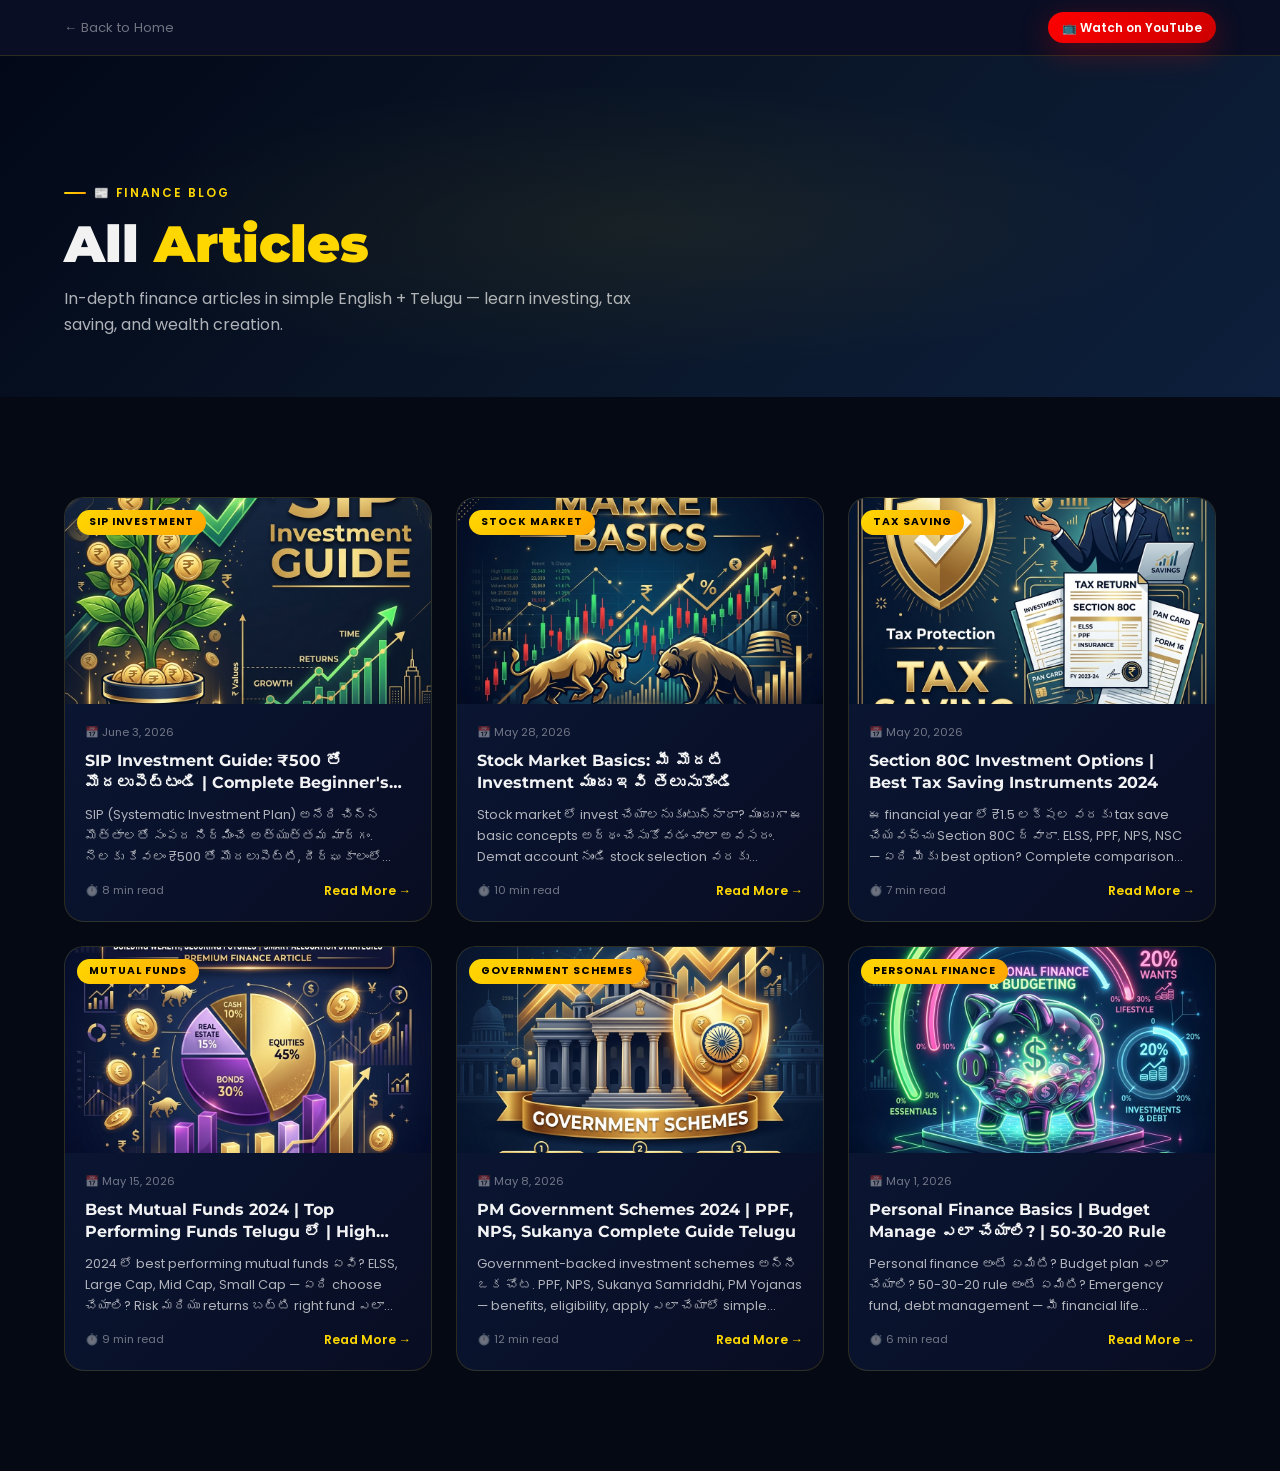
<file: articles.html>
<!DOCTYPE html>
<html lang="te-IN">
<head>
  <meta charset="UTF-8"/>
  <meta name="viewport" content="width=device-width,initial-scale=1"/>
  <title>All Finance Articles Telugu | Wealth Creator Blog</title>
  <meta name="description" content="Telugu finance articles — SIP, Stock Market, Mutual Funds, Tax Saving, Government Schemes, Personal Finance. Learn investing in simple Telugu by Wealth Creator."/>
  <link rel="canonical" href="https://wealthcreator.in/articles.html"/>
  <link rel="preconnect" href="https://fonts.googleapis.com"/>
  <link href="https://fonts.googleapis.com/css2?family=Poppins:wght@300;400;600;700;800&family=Montserrat:wght@700;800;900&display=swap" rel="stylesheet"/>
  <link rel="stylesheet" href="css/style.css"/>
  <style>
    .page-hero{
      background:linear-gradient(135deg,#020818 0%,#0a1628 50%,#0d1f3c 100%);
      padding:120px 0 60px;position:relative;overflow:hidden;
    }
    .page-hero::before{
      content:'';position:absolute;inset:0;
      background:radial-gradient(ellipse at 50% 50%,rgba(255,215,0,.06) 0%,transparent 60%);
    }
    .page-title{
      font-family:var(--fh);font-size:clamp(2rem,5vw,3.2rem);
      font-weight:900;color:var(--t1);margin-bottom:12px;
    }
    .page-title span{color:var(--gold);}
    .page-subtitle{font-size:1rem;color:var(--t2);max-width:600px;}
    .all-articles-section{padding:60px 0 100px;}
    .all-articles-grid{
      display:grid;
      grid-template-columns:repeat(3,1fr);
      gap:24px;margin-top:40px;
    }
    .back-bar{
      background:var(--bg-secondary);border-bottom:1px solid var(--border);
      padding:12px 0;position:sticky;top:0;z-index:100;
    }
    .back-bar-inner{
      display:flex;align-items:center;justify-content:space-between;gap:12px;
    }
    .back-btn{
      display:flex;align-items:center;gap:6px;
      color:var(--t3);font-size:.82rem;text-decoration:none;transition:color .2s;
    }
    .back-btn:hover{color:var(--gold);}
    @media(max-width:900px){.all-articles-grid{grid-template-columns:1fr 1fr;}}
    @media(max-width:580px){.all-articles-grid{grid-template-columns:1fr;}}
  </style>
</head>
<body>

<nav class="back-bar" aria-label="Back navigation">
  <div class="container back-bar-inner">
    <a href="index.html#articles" class="back-btn">← Back to Home</a>
    <a href="https://www.youtube.com/@WealthCreatorOfficial" target="_blank" rel="noopener"
       class="btn btn-yt" style="padding:6px 14px;font-size:.75rem;">📺 Watch on YouTube</a>
  </div>
</nav>

<header class="page-hero">
  <div class="container">
    <div class="section-label">📰 Finance Blog</div>
    <h1 class="page-title">All <span>Articles</span></h1>
    <p class="page-subtitle">In-depth finance articles in simple English + Telugu — learn investing, tax saving, and wealth creation.</p>
  </div>
</header>

<section class="all-articles-section">
  <div class="container">
    <div class="all-articles-grid" id="allArticlesGrid">
      <!-- Rendered by JS below -->
    </div>
  </div>
</section>

<script src="js/youtube.js?v=1.0.6"></script>
<script>
  document.addEventListener('DOMContentLoaded', () => {
    const grid = document.getElementById('allArticlesGrid');
    if (!grid || !window.articleData) return;

    grid.innerHTML = window.articleData.map(a => `
      <article class="article-card reveal"
               onclick="window.open('${a.url}','_blank')"
               role="button" tabindex="0"
               style="cursor:pointer;"
               aria-label="Read: ${a.title}">
        <div class="article-img">
          <img src="${a.img}" alt="${a.title}" loading="lazy"
               onerror="this.parentElement.style.background='linear-gradient(135deg,#0d1b3e 0%,#090e24 100%)';this.style.display='none'">
          <span class="a-cat">${a.category}</span>
        </div>
        <div class="article-body">
          <div class="a-date">📅 ${a.date}</div>
          <h3 class="a-title">${a.title}</h3>
          <p class="a-excerpt">${a.excerpt}</p>
          <div class="article-footer">
            <span class="a-read-time">⏱️ ${a.readTime}</span>
            <a href="${a.url}" target="_blank" rel="noopener"
               onclick="event.stopPropagation()"
               class="btn-readmore">Read More →</a>
          </div>
        </div>
      </article>
    `).join('');

    // Trigger reveal animations
    requestAnimationFrame(() => {
      grid.querySelectorAll('.reveal').forEach(el => el.classList.add('visible'));
    });
  });
</script>
</body>
</html>
</file>
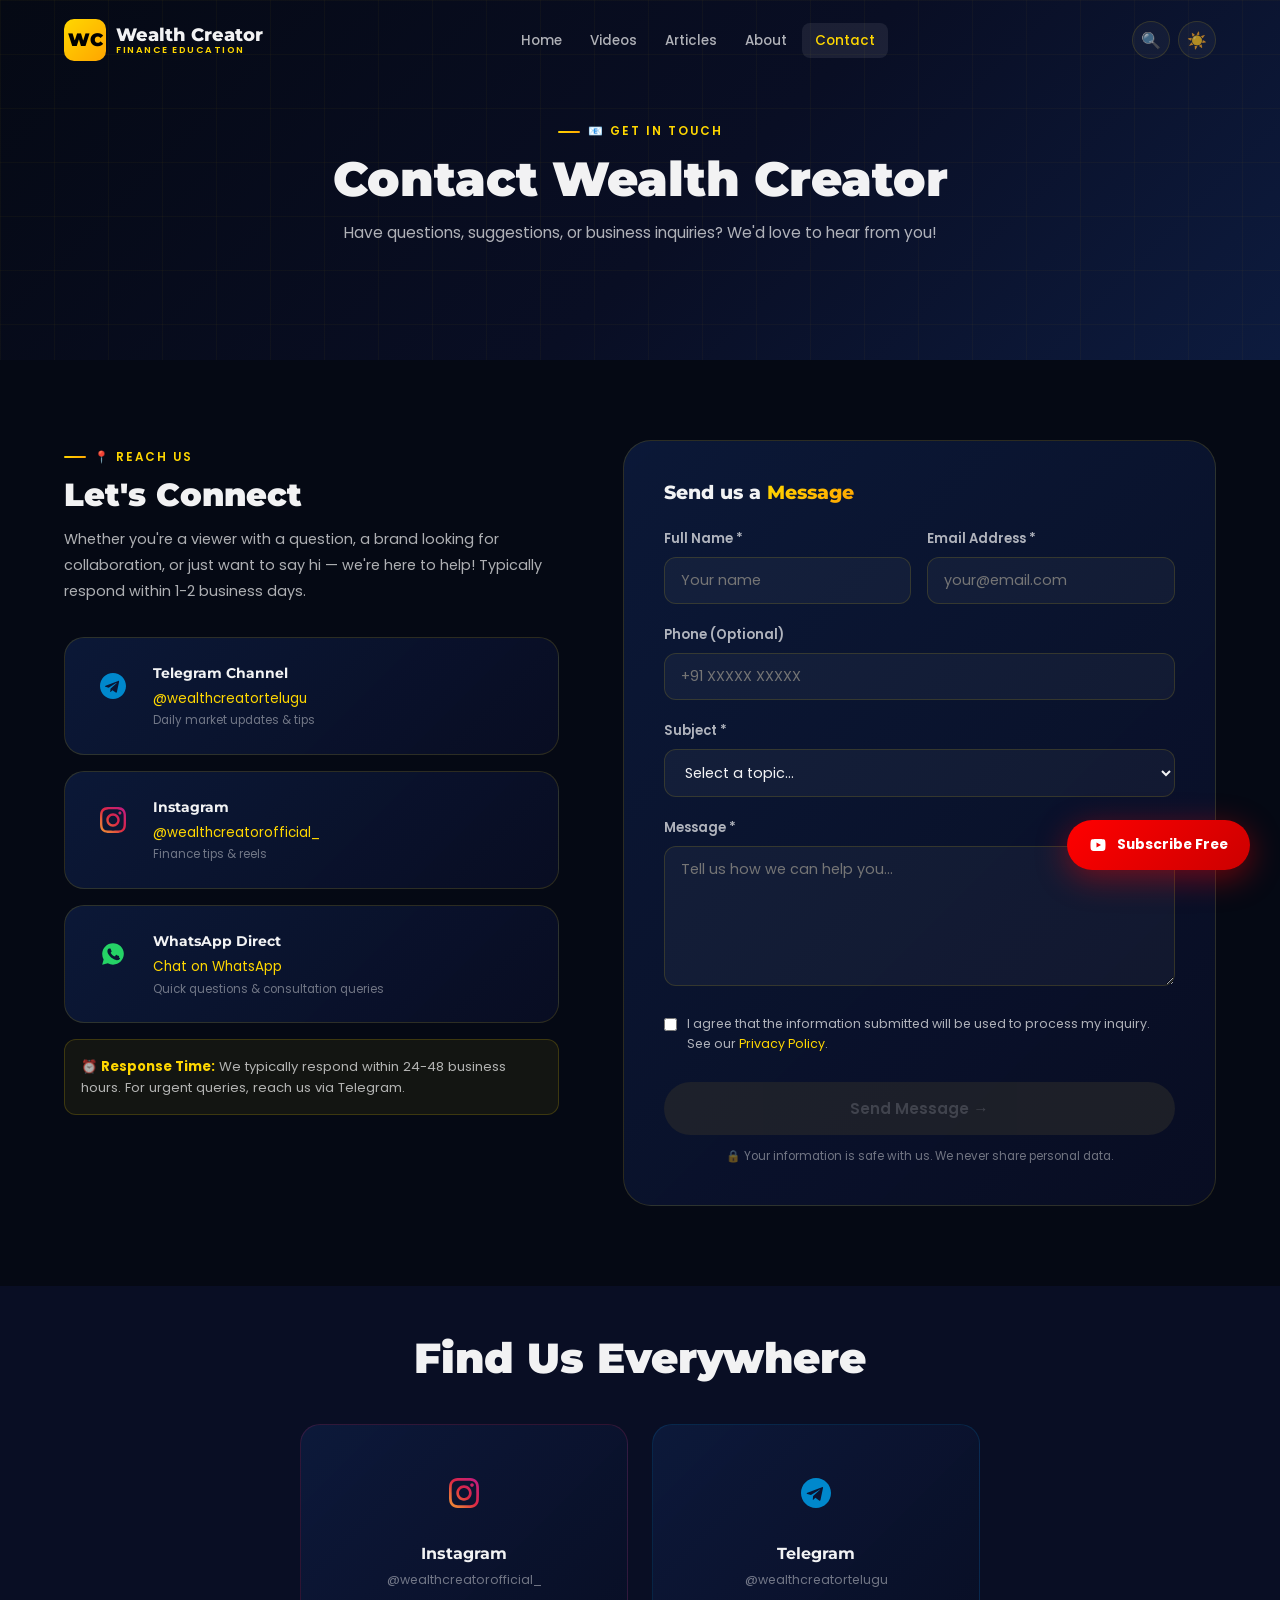
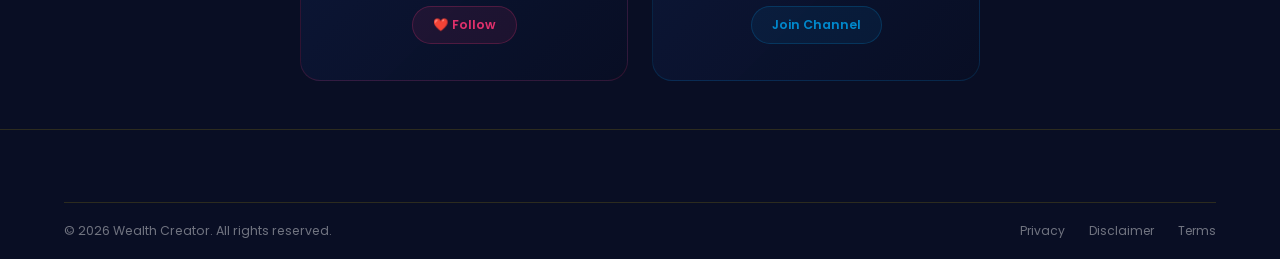
<file: contact.html>
<!DOCTYPE html>
<html lang="te" data-theme="dark">
<head>
  <meta charset="UTF-8">
  <meta name="viewport" content="width=device-width, initial-scale=1.0">
  <title>Contact Wealth Creator | Telugu Finance YouTube Channel</title>
  <meta name="description" content="Contact Wealth Creator for business inquiries, collaborations, or questions about Telugu finance education. Reach us via email, Telegram, or Instagram.">
  <meta name="robots" content="index, follow">
  <link rel="canonical" href="https://wealthcreator.in/contact.html">
  <link rel="preconnect" href="https://fonts.googleapis.com">
  <link rel="preconnect" href="https://fonts.gstatic.com" crossorigin>
  <link href="https://fonts.googleapis.com/css2?family=Montserrat:wght@400;600;700;800;900&family=Poppins:wght@300;400;500;600&display=swap" rel="stylesheet">
  <link rel="icon" type="image/svg+xml" href="data:image/svg+xml,<svg xmlns='http://www.w3.org/2000/svg' viewBox='0 0 100 100'><rect width='100' height='100' rx='20' fill='%23FFD700'/><text y='.9em' font-size='70' x='12'>WC</text></svg>">
  <link rel="stylesheet" href="css/style.css">
  <style>
    .page-hero{
      background:var(--grad-hero);min-height:40vh;
      display:flex;align-items:center;justify-content:center;text-align:center;
      padding:calc(var(--nav-h)+40px) 0 40px;position:relative;overflow:hidden;
    }
    .page-hero::before{content:'';position:absolute;inset:0;background-image:linear-gradient(rgba(255,215,0,.03) 1px,transparent 1px),linear-gradient(90deg,rgba(255,215,0,.03) 1px,transparent 1px);background-size:54px 54px;}
    .contact-grid{display:grid;grid-template-columns:1fr 1.2fr;gap:64px;align-items:start;}
    .contact-form-wrap{background:var(--grad-card);border:1px solid var(--border);border-radius:var(--r-xl);padding:40px;}
    .form-group{margin-bottom:20px;}
    .form-label{display:block;font-size:.82rem;font-weight:600;color:var(--t2);margin-bottom:8px;}
    .form-input,.form-textarea,.form-select{
      width:100%;background:var(--glass);border:1.5px solid var(--border);
      border-radius:var(--r-md);padding:12px 16px;
      font-size:.9rem;color:var(--t1);font-family:var(--fb);
      outline:none;transition:border-color .3s var(--ease);
    }
    .form-input:focus,.form-textarea:focus,.form-select:focus{border-color:var(--gold)}
    .form-textarea{min-height:140px;resize:vertical;}
    .form-select option{background:var(--bg-card);color:var(--t1);}
    .contact-info-card{background:var(--grad-card);border:1px solid var(--border);border-radius:var(--r-lg);padding:24px;margin-bottom:16px;display:flex;gap:16px;align-items:flex-start;transition:all .3s var(--ease);}
    .contact-info-card:hover{border-color:var(--border-hv);transform:translateX(4px);}
    .ci-icon{width:48px;height:48px;border-radius:var(--r-md);background:rgba(255,215,0,.09);display:flex;align-items:center;justify-content:center;font-size:1.4rem;flex-shrink:0;}
    .ci-title{font-family:var(--fh);font-size:.86rem;font-weight:700;margin-bottom:4px;}
    .ci-value{font-size:.84rem;color:var(--gold);}
    .ci-desc{font-size:.73rem;color:var(--t3);margin-top:2px;}
    @media(max-width:900px){.contact-grid{grid-template-columns:1fr}}

    /* Validation & Disabled States */
    .input-error-border {
      border-color: #ff4757 !important;
      box-shadow: 0 0 0 3px rgba(255, 71, 87, 0.15) !important;
    }
    .form-input.input-error-border:focus,
    .form-textarea.input-error-border:focus,
    .form-select.input-error-border:focus {
      border-color: #ff4757 !important;
    }
    
    .btn-gold:disabled {
      background: #2a2a2a !important;
      color: #666 !important;
      border-color: #444 !important;
      cursor: not-allowed !important;
      opacity: 0.6;
      transform: none !important;
      box-shadow: none !important;
    }
    
    /* Success Modal Popup styling */
    .modal-overlay {
      position: fixed;
      inset: 0;
      background: rgba(0, 0, 0, 0.75);
      backdrop-filter: blur(8px);
      display: flex;
      align-items: center;
      justify-content: center;
      z-index: 9999;
      opacity: 0;
      pointer-events: none;
      transition: opacity 0.4s ease;
    }
    .modal-overlay.active {
      opacity: 1;
      pointer-events: all;
    }
    .modal-content {
      background: var(--grad-card);
      border: 1px solid var(--gold);
      box-shadow: 0 10px 40px rgba(255, 215, 0, 0.15);
      border-radius: var(--r-xl);
      padding: 40px;
      width: 90%;
      max-width: 450px;
      text-align: center;
      transform: scale(0.8) translateY(20px);
      transition: transform 0.4s cubic-bezier(0.175, 0.885, 0.32, 1.275);
    }
    .modal-overlay.active .modal-content {
      transform: scale(1) translateY(0);
    }
    .modal-icon {
      font-size: 4.5rem;
      margin-bottom: 20px;
      display: inline-block;
      animation: shakeHand 1.5s infinite ease-in-out;
    }
    .modal-title {
      font-family: var(--fh);
      font-size: 1.8rem;
      font-weight: 800;
      margin-bottom: 12px;
      color: var(--t1);
    }
    .modal-desc {
      font-size: 0.95rem;
      color: var(--t2);
      line-height: 1.6;
      margin-bottom: 28px;
    }
    
    @keyframes shakeHand {
      0%, 100% { transform: rotate(0deg); }
      15% { transform: rotate(-15deg); }
      30% { transform: rotate(10deg); }
      45% { transform: rotate(-10deg); }
      60% { transform: rotate(5deg); }
      75% { transform: rotate(-5deg); }
    }
  </style>
</head>
<body>

<nav id="navbar" class="navbar">
  <div class="navbar-inner">
    <a href="index.html" class="navbar-logo">
      <div class="logo-icon">WC</div>
      <div class="logo-text"><span class="logo-name">Wealth Creator</span><span class="logo-tagline">Finance Education</span></div>
    </a>
    <ul class="navbar-links">
      <li><a href="index.html" class="nav-link">Home</a></li>
      <li><a href="index.html#videos" class="nav-link">Videos</a></li>
      <li><a href="articles.html" class="nav-link">Articles</a></li>
      <li><a href="about.html" class="nav-link">About</a></li>
      <li><a href="contact.html" class="nav-link active">Contact</a></li>
    </ul>
    <div class="navbar-actions">
      <button id="searchBtn" class="nav-icon-btn">🔍</button>
      <button id="themeToggle" class="nav-icon-btn">☀️</button>
      <button id="hamburger" class="hamburger"><span></span><span></span><span></span></button>
    </div>
  </div>
</nav>
<div id="mobileMenu" class="mobile-menu">
  <ul>
    <li><a href="index.html" class="nav-link">🏠 Home</a></li>
    <li><a href="index.html#videos" class="nav-link">📹 Videos</a></li>
    <li><a href="articles.html" class="nav-link">📰 Articles</a></li>
    <li><a href="about.html" class="nav-link">👤 About</a></li>
    <li><a href="contact.html" class="nav-link">📧 Contact</a></li>
  </ul>
</div>

<!-- Hero -->
<section class="page-hero">
  <div style="position:relative;z-index:2;">
    <div class="section-label" style="justify-content:center;">📧 Get In Touch</div>
    <h1 class="section-title" style="font-size:clamp(2rem,5vw,3rem);">Contact <span>Wealth Creator</span></h1>
    <p class="section-subtitle" style="margin:0 auto;">Have questions, suggestions, or business inquiries? We'd love to hear from you!</p>
  </div>
</section>

<!-- Contact Section -->
<section class="section" style="background:var(--bg-primary);">
  <div class="container">
    <div class="contact-grid">

      <!-- Contact Info -->
      <div class="reveal">
        <div class="section-label">📍 Reach Us</div>
        <h2 class="section-title" style="text-align:left;font-size:2rem;">Let's <span>Connect</span></h2>
        <p style="font-size:.9rem;color:var(--t2);line-height:1.8;margin-bottom:32px;">
          Whether you're a viewer with a question, a brand looking for collaboration, or just want to say hi — we're here to help! Typically respond within 1-2 business days.
        </p>

        <div class="contact-info-card" onclick="window.open('https://t.me/factsfarme','_blank')" style="cursor:pointer;">
          <div class="ci-icon" style="color: #0088CC; background: transparent; padding: 0; display: flex; align-items: center; justify-content: center;">
            <svg width="26" height="26" viewBox="0 0 24 24" fill="currentColor">
              <path d="M12 0C5.373 0 0 5.373 0 12s5.373 12 12 12 12-5.373 12-12S18.627 0 12 0zm5.562 8.248-1.97 9.289c-.145.658-.537.818-1.084.508l-3-2.21-1.447 1.394c-.16.16-.295.295-.605.295l.213-3.053 5.56-5.023c.242-.213-.054-.333-.373-.12l-6.871 4.326-2.962-.924c-.643-.204-.657-.643.136-.953l11.57-4.461c.537-.194 1.006.131.833.932z"/>
            </svg>
          </div>
          <div>
            <div class="ci-title">Telegram Channel</div>
            <div class="ci-value">@wealthcreatortelugu</div>
            <div class="ci-desc">Daily market updates &amp; tips</div>
          </div>
        </div>

        <div class="contact-info-card" onclick="window.open('https://www.instagram.com/wealthcreatorofficial_?igsh=MWxoenhkODdvamdvbw==','_blank')" style="cursor:pointer;">
          <div class="ci-icon" style="background: transparent; padding: 0; display: flex; align-items: center; justify-content: center;">
            <svg width="26" height="26" viewBox="0 0 24 24" fill="url(#ig-grad-contact)">
              <defs>
                <linearGradient id="ig-grad-contact" x1="0" y1="1" x2="1" y2="0">
                  <stop offset="0%" stop-color="#F09433"/>
                  <stop offset="25%" stop-color="#E6683C"/>
                  <stop offset="50%" stop-color="#DC2743"/>
                  <stop offset="75%" stop-color="#CC2366"/>
                  <stop offset="100%" stop-color="#BC1888"/>
                </linearGradient>
              </defs>
              <path d="M12 2.163c3.204 0 3.584.012 4.85.07 3.252.148 4.771 1.691 4.919 4.919.058 1.265.069 1.645.069 4.849 0 3.205-.012 3.584-.069 4.849-.149 3.225-1.664 4.771-4.919 4.919-1.266.058-1.644.07-4.85.07-3.204 0-3.584-.012-4.849-.07-3.26-.149-4.771-1.699-4.919-4.92-.058-1.265-.07-1.644-.07-4.849 0-3.204.013-3.583.07-4.849.149-3.227 1.664-4.771 4.919-4.919 1.266-.057 1.645-.069 4.849-.069zm0-2.163c-3.259 0-3.667.014-4.947.072-4.358.2-6.78 2.618-6.98 6.98-.059 1.281-.073 1.689-.073 4.948 0 3.259.014 3.668.072 4.948.2 4.358 2.618 6.78 6.98 6.98 1.281.058 1.689.072 4.948.072 3.259 0 3.668-.014 4.948-.072 4.354-.2 6.782-2.618 6.979-6.98.059-1.28.073-1.689.073-4.948 0-3.259-.014-3.667-.072-4.947-.196-4.354-2.617-6.78-6.979-6.98-1.281-.059-1.69-.073-4.949-.073zm0 5.838c-3.403 0-6.162 2.759-6.162 6.162s2.759 6.163 6.162 6.163 6.162-2.759 6.162-6.163c0-3.403-2.759-6.162-6.162-6.162zm0 10.162c-2.209 0-4-1.79-4-4 0-2.209 1.791-4 4-4s4 1.791 4 4c0 2.21-1.791 4-4 4zm6.406-11.845c-.796 0-1.441.645-1.441 1.44s.645 1.44 1.441 1.44c.795 0 1.439-.645 1.439-1.44s-.644-1.44-1.439-1.44z"/>
            </svg>
          </div>
          <div>
            <div class="ci-title">Instagram</div>
            <div class="ci-value">@wealthcreatorofficial_</div>
            <div class="ci-desc">Finance tips &amp; reels</div>
          </div>
        </div>

        <div class="contact-info-card" onclick="window.open('https://wa.me/917995935539?text=Hi%20Wealth%20Creator%2C%20I%27d%20like%20to%20book%20a%20consultation%20call.','_blank')" style="cursor:pointer;">
          <div class="ci-icon" style="color: #25D366; background: transparent; padding: 0; display: flex; align-items: center; justify-content: center;">
            <svg width="26" height="26" viewBox="0 0 24 24" fill="currentColor">
              <path d="M12.012 2c-5.506 0-9.989 4.478-9.99 9.984a9.96 9.96 0 001.333 4.982L2 22l5.202-1.362a9.98 9.98 0 004.808 1.23h.005c5.507 0 9.99-4.478 9.99-9.986 0-2.67-1.037-5.178-2.924-7.065C17.197 2.903 14.686 2 12.012 2zm6.604 14.144c-.29.412-1.42 1.412-1.954 1.48-.535.066-1.077.303-3.805-.794-2.883-1.162-4.708-4.103-4.85-4.296-.145-.195-1.155-1.548-1.155-2.937 0-1.39.724-2.072 1.01-2.36.284-.285.607-.36.81-.36H9.3c.153 0 .38-.057.585.447.21.516.716 1.743.78 1.874.06.13.103.284.018.462-.086.177-.13.288-.256.44-.127.153-.26.342-.375.46-.126.126-.258.263-.11.517.148.253.653 1.084 1.4 1.748.966.86 1.777 1.124 2.03 1.253.253.13.402.107.553-.066.15-.173.65-.758.825-1.017.174-.258.35-.218.59-.13.238.087 1.516.716 1.777.846.262.13.435.195.498.305.064.11.064.637-.226 1.05z"/>
            </svg>
          </div>
          <div>
            <div class="ci-title">WhatsApp Direct</div>
            <div class="ci-value">Chat on WhatsApp</div>
            <div class="ci-desc">Quick questions &amp; consultation queries</div>
          </div>
        </div>

        <!-- Response time note -->
        <div style="background:rgba(255,215,0,.06);border:1px solid rgba(255,215,0,.18);border-radius:var(--r-md);padding:16px;margin-top:8px;">
          <p style="font-size:.82rem;color:var(--t2);">⏰ <strong style="color:var(--gold);">Response Time:</strong> We typically respond within 24-48 business hours. For urgent queries, reach us via Telegram.</p>
        </div>
      </div>

      <!-- Contact Form -->
      <div class="contact-form-wrap reveal reveal-d2">
        <h3 style="font-family:var(--fh);font-size:1.2rem;font-weight:800;margin-bottom:24px;">
          Send us a <span class="gradient-text">Message</span>
        </h3>
        <form id="contactForm" novalidate>
          <div style="display:grid;grid-template-columns:1fr 1fr;gap:16px;">
            <div class="form-group">
              <label class="form-label" for="cfName">Full Name *</label>
              <input type="text" id="cfName" class="form-input" placeholder="Your name" required autocomplete="name">
            </div>
            <div class="form-group">
              <label class="form-label" for="cfEmail">Email Address *</label>
              <input type="email" id="cfEmail" class="form-input" placeholder="your@email.com" required autocomplete="email">
            </div>
          </div>

          <div class="form-group">
            <label class="form-label" for="cfPhone">Phone (Optional)</label>
            <input type="tel" id="cfPhone" class="form-input" placeholder="+91 XXXXX XXXXX" autocomplete="tel">
          </div>

          <div class="form-group">
            <label class="form-label" for="cfSubject">Subject *</label>
            <select id="cfSubject" class="form-select" required>
              <option value="" disabled selected>Select a topic...</option>
              <option value="consultation">1-on-1 Consultation Call</option>
              <option value="general">General Question</option>
              <option value="investment">Investment Query</option>
              <option value="collaboration">Business / Collaboration</option>
              <option value="sponsorship">Sponsorship Inquiry</option>
              <option value="feedback">Feedback / Suggestion</option>
              <option value="technical">Technical Issue</option>
              <option value="other">Other</option>
            </select>
          </div>

          <div class="form-group">
            <label class="form-label" for="cfMessage">Message *</label>
            <textarea id="cfMessage" class="form-textarea" placeholder="Tell us how we can help you..." required></textarea>
          </div>

          <div class="form-group" style="display:flex;align-items:flex-start;gap:10px;">
            <input type="checkbox" id="cfConsent" required style="margin-top:4px;accent-color:var(--gold);">
            <label for="cfConsent" style="font-size:.78rem;color:var(--t2);">
              I agree that the information submitted will be used to process my inquiry. See our <a href="privacy-policy.html" style="color:var(--gold);">Privacy Policy</a>.
            </label>
          </div>

          <button type="submit" id="submitBtn" class="btn btn-gold" style="width:100%;padding:15px;font-size:.95rem;margin-top:8px;">
            Send Message →
          </button>

          <p style="font-size:.73rem;color:var(--t3);text-align:center;margin-top:12px;">
            🔒 Your information is safe with us. We never share personal data.
          </p>
        </form>
      </div>

    </div>
  </div>
</section>

<!-- Social Links -->
<section class="section" style="background:var(--bg-secondary);padding:48px 0;">
  <div class="container">
    <h2 class="section-title" style="text-align:center;margin-bottom:32px;">Find Us <span>Everywhere</span></h2>
    <div class="social-grid">
      <a href="https://www.instagram.com/wealthcreatorofficial_?igsh=MWxoenhkODdvamdvbw==" target="_blank" rel="noopener" class="social-card ig reveal">
        <div class="s-icon" style="background: transparent; display: flex; align-items: center; justify-content: center;">
          <svg width="30" height="30" viewBox="0 0 24 24" fill="url(#ig-grad-social)">
            <defs>
              <linearGradient id="ig-grad-social" x1="0" y1="1" x2="1" y2="0">
                <stop offset="0%" stop-color="#F09433"/>
                <stop offset="25%" stop-color="#E6683C"/>
                <stop offset="50%" stop-color="#DC2743"/>
                <stop offset="75%" stop-color="#CC2366"/>
                <stop offset="100%" stop-color="#BC1888"/>
              </linearGradient>
            </defs>
            <path d="M12 2.163c3.204 0 3.584.012 4.85.07 3.252.148 4.771 1.691 4.919 4.919.058 1.265.069 1.645.069 4.849 0 3.205-.012 3.584-.069 4.849-.149 3.225-1.664 4.771-4.919 4.919-1.266.058-1.644.07-4.85.07-3.204 0-3.584-.012-4.849-.07-3.26-.149-4.771-1.699-4.919-4.92-.058-1.265-.07-1.644-.07-4.849 0-3.204.013-3.583.07-4.849.149-3.227 1.664-4.771 4.919-4.919 1.266-.057 1.645-.069 4.849-.069zm0-2.163c-3.259 0-3.667.014-4.947.072-4.358.2-6.78 2.618-6.98 6.98-.059 1.281-.073 1.689-.073 4.948 0 3.259.014 3.668.072 4.948.2 4.358 2.618 6.78 6.98 6.98 1.281.058 1.689.072 4.948.072 3.259 0 3.668-.014 4.948-.072 4.354-.2 6.782-2.618 6.979-6.98.059-1.28.073-1.689.073-4.948 0-3.259-.014-3.667-.072-4.947-.196-4.354-2.617-6.78-6.979-6.98-1.281-.059-1.69-.073-4.949-.073zm0 5.838c-3.403 0-6.162 2.759-6.162 6.162s2.759 6.163 6.162 6.163 6.162-2.759 6.162-6.163c0-3.403-2.759-6.162-6.162-6.162zm0 10.162c-2.209 0-4-1.79-4-4 0-2.209 1.791-4 4-4s4 1.791 4 4c0 2.21-1.791 4-4 4zm6.406-11.845c-.796 0-1.441.645-1.441 1.44s.645 1.44 1.441 1.44c.795 0 1.439-.645 1.439-1.44s-.644-1.44-1.439-1.44z"/>
          </svg>
        </div>
        <div class="s-name">Instagram</div><div class="s-handle">@wealthcreatorofficial_</div>
        <span class="s-btn">❤️ Follow</span>
      </a>
      <a href="https://t.me/factsfarme" target="_blank" rel="noopener" class="social-card tg reveal reveal-d1">
        <div class="s-icon" style="background: transparent; display: flex; align-items: center; justify-content: center;">
          <svg width="30" height="30" viewBox="0 0 24 24" fill="#0088CC">
            <path d="M12 0C5.373 0 0 5.373 0 12s5.373 12 12 12 12-5.373 12-12S18.627 0 12 0zm5.562 8.248-1.97 9.289c-.145.658-.537.818-1.084.508l-3-2.21-1.447 1.394c-.16.16-.295.295-.605.295l.213-3.053 5.56-5.023c.242-.213-.054-.333-.373-.12l-6.871 4.326-2.962-.924c-.643-.204-.657-.643.136-.953l11.57-4.461c.537-.194 1.006.131.833.932z"/>
          </svg>
        </div>
        <div class="s-name">Telegram</div><div class="s-handle">@wealthcreatortelugu</div>
        <span class="s-btn">Join Channel</span>
      </a>
    </div>
  </div>
</section>

<footer class="footer">
  <div class="container">
    <div class="footer-bottom">
      <p class="footer-copy">© 2026 Wealth Creator. All rights reserved.</p>
      <div class="footer-legal">
        <a href="privacy-policy.html">Privacy</a>
        <a href="disclaimer.html">Disclaimer</a>
        <a href="terms.html">Terms</a>
      </div>
    </div>
  </div>
</footer>

<div class="float-sub">
  <a href="https://www.youtube.com/@WealthCreatorOfficial?sub_confirmation=1" target="_blank" rel="noopener" class="float-sub-btn">
    <svg width="18" height="18" viewBox="0 0 24 24" fill="currentColor"><path d="M21.58 6.19a2.51 2.51 0 0 0-1.77-1.77C18.25 4 12 4 12 4s-6.25 0-7.81.42a2.51 2.51 0 0 0-1.77 1.77C2 7.75 2 12 2 12s0 4.25.42 5.81a2.51 2.51 0 0 0 1.77 1.77C5.75 20 12 20 12 20s6.25 0 7.81-.42a2.51 2.51 0 0 0 1.77-1.77C22 16.25 22 12 22 12s0-4.25-.42-5.81zM10 15.46V8.54L16 12l-6 3.46z"/></svg>
    <span class="f-label">Subscribe Free</span>
  </a>
</div>
<button id="scrollTopBtn" class="scroll-top-btn">↑</button>

<div id="searchOverlay" class="search-overlay">
  <div class="search-modal-box">
    <div class="search-iw">
      <span class="s-ico">🔍</span>
      <input type="search" id="searchInput" class="search-inp" placeholder="Search...">
      <button id="searchCloseBtn" class="s-close">✕</button>
    </div>
    <div class="search-results" id="searchResults"></div>
  </div>
</div>
<!-- Success Modal -->
<div id="successModal" class="modal-overlay">
  <div class="modal-content">
    <div class="modal-icon">🤝</div>
    <h3 class="modal-title">Successfully Sent!</h3>
    <p class="modal-desc">Thank you for reaching out! We've received your message and will get back to you within 24-48 hours.</p>
    <button id="closeModalBtn" class="btn btn-gold" style="padding: 10px 24px; font-size: 0.9rem; font-weight: 600; cursor: pointer;">Close</button>
  </div>
</div>

<script src="js/youtube.js?v=1.0.6"></script>
<script src="js/main.js?v=1.0.6"></script>
<script>
const nameInput = document.getElementById('cfName');
const emailInput = document.getElementById('cfEmail');
const subjectSelect = document.getElementById('cfSubject');
const messageInput = document.getElementById('cfMessage');
const consentCheckbox = document.getElementById('cfConsent');
const submitBtn = document.getElementById('submitBtn');
const successModal = document.getElementById('successModal');
const closeModalBtn = document.getElementById('closeModalBtn');

function validateForm() {
  const nameVal = nameInput ? nameInput.value.trim() : '';
  const emailVal = emailInput ? emailInput.value.trim() : '';
  const subjectVal = subjectSelect ? subjectSelect.value : '';
  const messageVal = messageInput ? messageInput.value.trim() : '';
  const consentVal = consentCheckbox ? consentCheckbox.checked : false;

  const emailRegex = /^[^\s@]+@[^\s@]+\.[^\s@]+$/;
  const isNameValid = nameVal.length > 0;
  const isEmailValid = emailVal.length > 0 && emailRegex.test(emailVal);
  const isSubjectValid = subjectVal !== "";
  const isMessageValid = messageVal.length > 0;
  const isConsentValid = consentVal;

  const isFormValid = isNameValid && isEmailValid && isSubjectValid && isMessageValid && isConsentValid;

  if (submitBtn) {
    submitBtn.disabled = !isFormValid;
  }
  return isFormValid;
}

function checkFieldValidity(field) {
  let isValid = true;
  const val = field.value.trim();
  
  if (field === nameInput) {
    isValid = val.length > 0;
  } else if (field === emailInput) {
    const emailRegex = /^[^\s@]+@[^\s@]+\.[^\s@]+$/;
    isValid = val.length > 0 && emailRegex.test(val);
  } else if (field === subjectSelect) {
    isValid = val !== "";
  } else if (field === messageInput) {
    isValid = val.length > 0;
  }

  if (isValid) {
    field.classList.remove('input-error-border');
  } else {
    field.classList.add('input-error-border');
  }
}

// Attach real-time validation event listeners
[nameInput, emailInput, subjectSelect, messageInput].forEach(field => {
  if (!field) return;
  field.addEventListener('blur', () => {
    checkFieldValidity(field);
  });
  field.addEventListener('input', () => {
    validateForm();
    if (field.classList.contains('input-error-border')) {
      checkFieldValidity(field);
    }
  });
});

subjectSelect?.addEventListener('change', () => {
  validateForm();
  checkFieldValidity(subjectSelect);
});

consentCheckbox?.addEventListener('change', () => {
  validateForm();
});

// Submit Form Handler
document.getElementById('contactForm')?.addEventListener('submit', e => {
  e.preventDefault();

  if (!validateForm()) return;

  const name = nameInput ? nameInput.value.trim() : '';
  const email = emailInput ? emailInput.value.trim() : '';
  const subject = subjectSelect ? subjectSelect.value : '';
  const message = messageInput ? messageInput.value.trim() : '';

  const originalText = submitBtn ? submitBtn.innerHTML : 'Send Message →';
  if (submitBtn) {
    submitBtn.disabled = true;
    submitBtn.innerHTML = 'Sending...';
  }

  // Save to Google Sheets database in parallel
  if (window.GOOGLE_SHEETS_URL) {
    fetch(window.GOOGLE_SHEETS_URL, {
      method: "POST",
      mode: "no-cors",
      headers: {
        'Content-Type': 'application/json'
      },
      body: JSON.stringify({
        formType: 'contact',
        name: name,
        email: email,
        subject: subject,
        message: message
      })
    }).catch(err => console.error("Google Sheets save error:", err));
  }

  fetch("https://formsubmit.co/ajax/nagendra79959@gmail.com", {
    method: "POST",
    headers: {
      'Content-Type': 'application/json',
      'Accept': 'application/json'
    },
    body: JSON.stringify({
      name: name,
      email: email,
      subject: subject,
      message: message,
      _subject: `New Contact Message: ${subject} from ${name}`
    })
  })
  .then(() => {
    if (submitBtn) {
      submitBtn.innerHTML = originalText;
    }
    // Show success modal
    successModal?.classList.add('active');
    e.target.reset();
    validateForm();
  })
  .catch(err => {
    if (submitBtn) {
      submitBtn.innerHTML = originalText;
    }
    // Show success modal as fallback
    successModal?.classList.add('active');
    e.target.reset();
    validateForm();
    console.error("Contact submit error:", err);
  });
});

// Close Modal logic
closeModalBtn?.addEventListener('click', () => {
  successModal?.classList.remove('active');
});
successModal?.addEventListener('click', e => {
  if (e.target === successModal) {
    successModal.classList.remove('active');
  }
});

// DOMContentLoaded Initialization
document.addEventListener('DOMContentLoaded', () => {
  const params = new URLSearchParams(window.location.search);
  const sub = params.get('subject');
  if (sub && subjectSelect) {
    subjectSelect.value = sub;
  }
  validateForm();
});
</script>
</body>
</html>
</file>
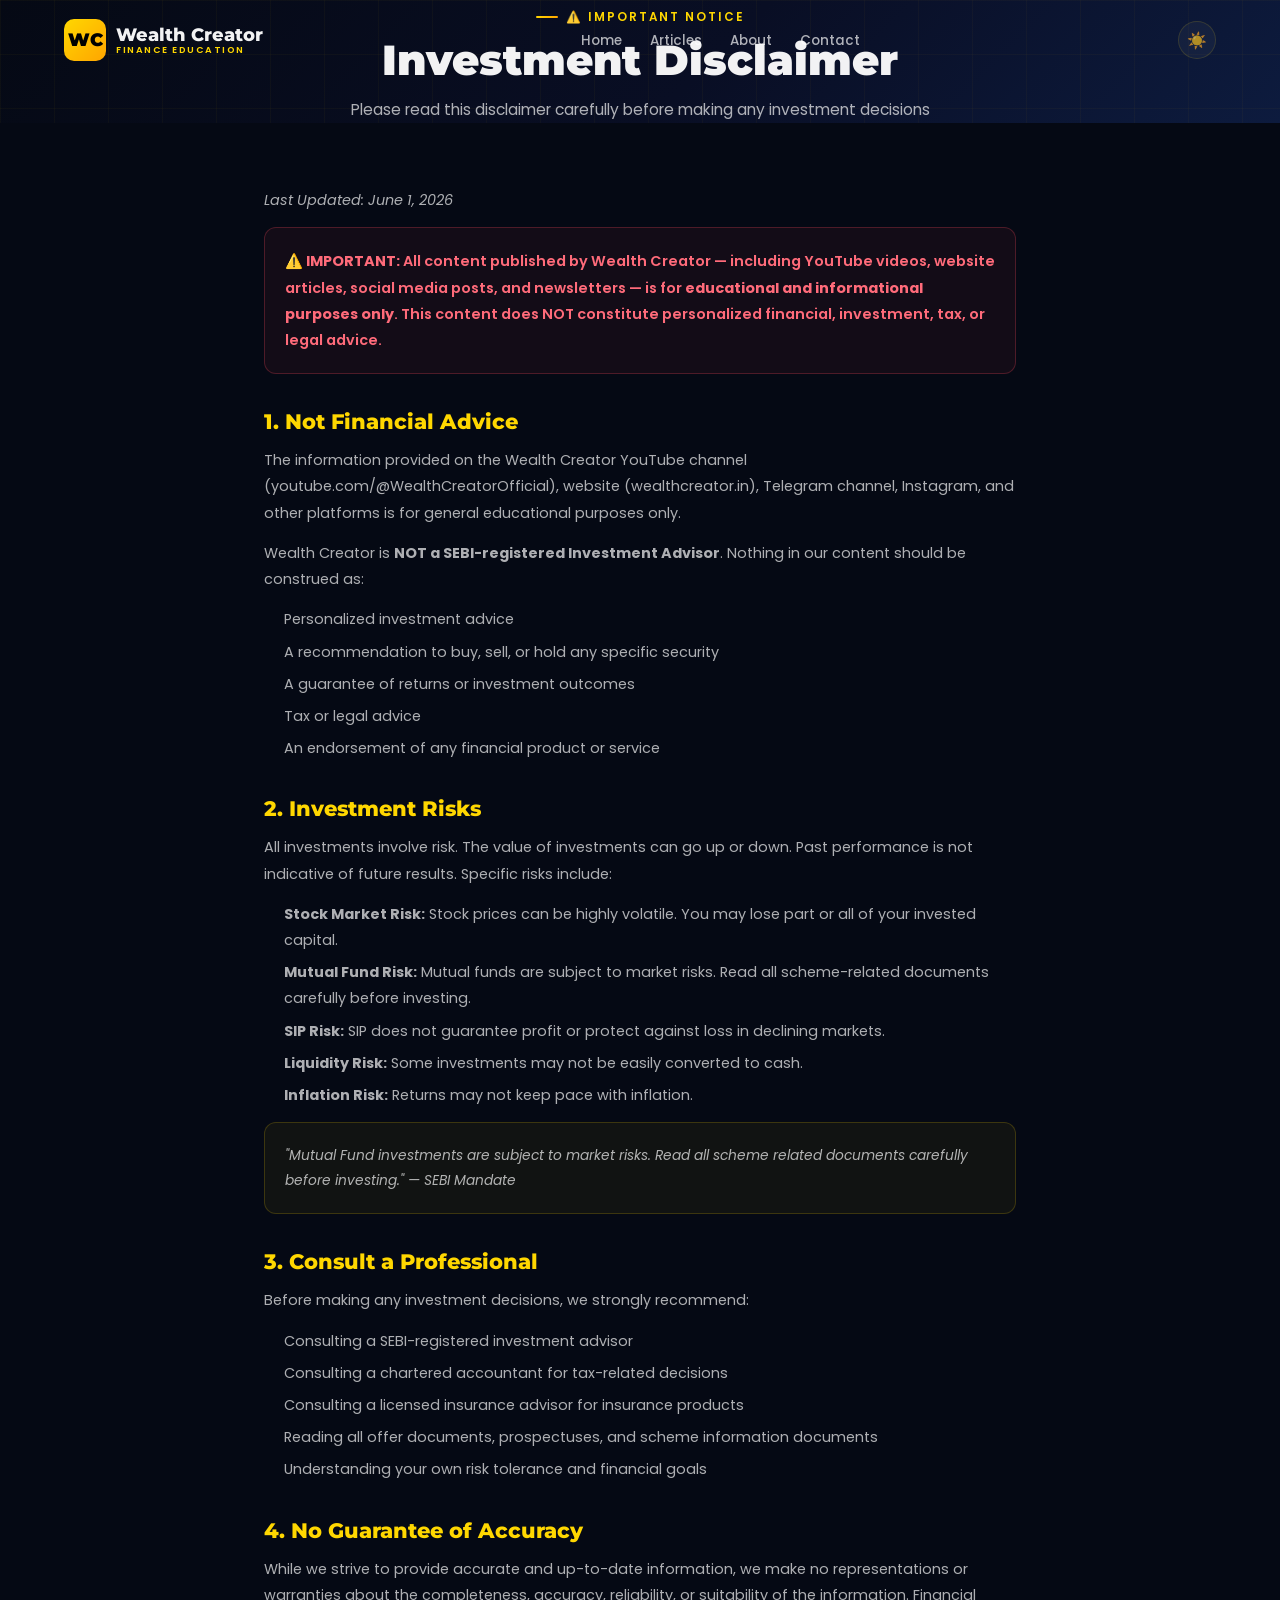
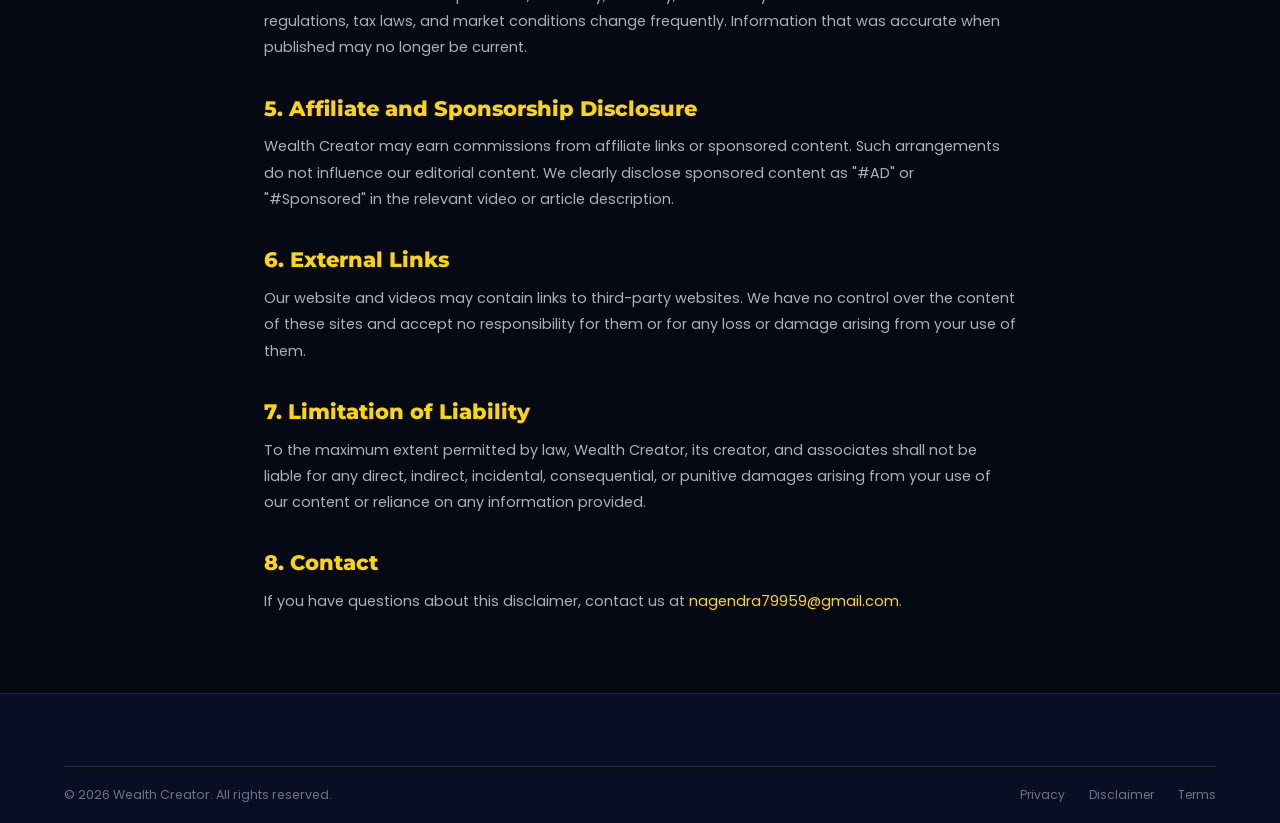
<file: disclaimer.html>
<!DOCTYPE html>
<html lang="en" data-theme="dark">
<head>
  <meta charset="UTF-8">
  <meta name="viewport" content="width=device-width, initial-scale=1.0">
  <title>Disclaimer | Wealth Creator — Not Financial Advice</title>
  <meta name="description" content="Important disclaimer: Content on Wealth Creator YouTube channel and website is for educational purposes only and does not constitute financial advice.">
  <meta name="robots" content="index, follow">
  <link rel="canonical" href="https://wealthcreator.in/disclaimer.html">
  <link rel="preconnect" href="https://fonts.googleapis.com">
  <link href="https://fonts.googleapis.com/css2?family=Montserrat:wght@600;700;800&family=Poppins:wght@400;500&display=swap" rel="stylesheet">
  <link rel="icon" type="image/svg+xml" href="data:image/svg+xml,<svg xmlns='http://www.w3.org/2000/svg' viewBox='0 0 100 100'><rect width='100' height='100' rx='20' fill='%23FFD700'/><text y='.9em' font-size='70' x='12'>WC</text></svg>">
  <link rel="stylesheet" href="css/style.css">
  <style>
    .legal-hero{background:var(--grad-hero);padding:calc(var(--nav-h)+40px) 0 40px;text-align:center;position:relative;overflow:hidden;}
    .legal-hero::before{content:'';position:absolute;inset:0;background-image:linear-gradient(rgba(255,215,0,.03) 1px,transparent 1px),linear-gradient(90deg,rgba(255,215,0,.03) 1px,transparent 1px);background-size:54px 54px;}
    .legal-content{max-width:800px;margin:0 auto;padding:64px 24px;}
    .legal-content h2{font-family:var(--fh);font-size:1.3rem;font-weight:800;color:var(--gold);margin:36px 0 12px;}
    .legal-content p{font-size:.9rem;color:var(--t2);line-height:1.82;margin-bottom:14px;}
    .legal-content ul{padding-left:20px;margin-bottom:14px;}
    .legal-content li{font-size:.9rem;color:var(--t2);line-height:1.82;margin-bottom:6px;}
    .legal-content a{color:var(--gold);}
    .legal-box{background:rgba(255,215,0,.05);border:1px solid rgba(255,215,0,.18);border-radius:var(--r-md);padding:20px;margin-bottom:24px;}
    .warning-box{background:rgba(255,71,87,.06);border:1px solid rgba(255,71,87,.25);border-radius:var(--r-md);padding:20px;margin-bottom:24px;}
    .legal-updated{font-size:.78rem;color:var(--t3);font-style:italic;}
  </style>
</head>
<body>
<nav id="navbar" class="navbar">
  <div class="navbar-inner">
    <a href="index.html" class="navbar-logo"><div class="logo-icon">WC</div><div class="logo-text"><span class="logo-name">Wealth Creator</span><span class="logo-tagline">Finance Education</span></div></a>
    <ul class="navbar-links">
      <li><a href="index.html" class="nav-link">Home</a></li>
      <li><a href="articles.html" class="nav-link">Articles</a></li>
      <li><a href="about.html" class="nav-link">About</a></li>
      <li><a href="contact.html" class="nav-link">Contact</a></li>
    </ul>
    <div class="navbar-actions">
      <button id="themeToggle" class="nav-icon-btn">☀️</button>
      <button id="hamburger" class="hamburger"><span></span><span></span><span></span></button>
    </div>
  </div>
</nav>
<div id="mobileMenu" class="mobile-menu"><ul>
  <li><a href="index.html" class="nav-link">🏠 Home</a></li>
  <li><a href="contact.html" class="nav-link">📧 Contact</a></li>
</ul></div>

<section class="legal-hero">
  <div style="position:relative;z-index:2;">
    <div class="section-label" style="justify-content:center;">⚠️ Important Notice</div>
    <h1 class="section-title">Investment <span>Disclaimer</span></h1>
    <p class="section-subtitle" style="margin:0 auto;">Please read this disclaimer carefully before making any investment decisions</p>
  </div>
</section>

<div class="legal-content">
  <p class="legal-updated">Last Updated: June 1, 2026</p>

  <div class="warning-box">
    <p style="margin:0;font-size:.9rem;font-weight:600;color:#FF6B7A;">
      ⚠️ <strong>IMPORTANT:</strong> All content published by Wealth Creator — including YouTube videos, website articles, social media posts, and newsletters — is for <strong>educational and informational purposes only</strong>. This content does NOT constitute personalized financial, investment, tax, or legal advice.
    </p>
  </div>

  <h2>1. Not Financial Advice</h2>
  <p>The information provided on the Wealth Creator YouTube channel (youtube.com/@WealthCreatorOfficial), website (wealthcreator.in), Telegram channel, Instagram, and other platforms is for general educational purposes only.</p>
  <p>Wealth Creator is <strong>NOT a SEBI-registered Investment Advisor</strong>. Nothing in our content should be construed as:</p>
  <ul>
    <li>Personalized investment advice</li>
    <li>A recommendation to buy, sell, or hold any specific security</li>
    <li>A guarantee of returns or investment outcomes</li>
    <li>Tax or legal advice</li>
    <li>An endorsement of any financial product or service</li>
  </ul>

  <h2>2. Investment Risks</h2>
  <p>All investments involve risk. The value of investments can go up or down. Past performance is not indicative of future results. Specific risks include:</p>
  <ul>
    <li><strong>Stock Market Risk:</strong> Stock prices can be highly volatile. You may lose part or all of your invested capital.</li>
    <li><strong>Mutual Fund Risk:</strong> Mutual funds are subject to market risks. Read all scheme-related documents carefully before investing.</li>
    <li><strong>SIP Risk:</strong> SIP does not guarantee profit or protect against loss in declining markets.</li>
    <li><strong>Liquidity Risk:</strong> Some investments may not be easily converted to cash.</li>
    <li><strong>Inflation Risk:</strong> Returns may not keep pace with inflation.</li>
  </ul>

  <div class="legal-box">
    <p style="margin:0;font-size:.86rem;font-style:italic;color:var(--t2);">
      "Mutual Fund investments are subject to market risks. Read all scheme related documents carefully before investing." — SEBI Mandate
    </p>
  </div>

  <h2>3. Consult a Professional</h2>
  <p>Before making any investment decisions, we strongly recommend:</p>
  <ul>
    <li>Consulting a SEBI-registered investment advisor</li>
    <li>Consulting a chartered accountant for tax-related decisions</li>
    <li>Consulting a licensed insurance advisor for insurance products</li>
    <li>Reading all offer documents, prospectuses, and scheme information documents</li>
    <li>Understanding your own risk tolerance and financial goals</li>
  </ul>

  <h2>4. No Guarantee of Accuracy</h2>
  <p>While we strive to provide accurate and up-to-date information, we make no representations or warranties about the completeness, accuracy, reliability, or suitability of the information. Financial regulations, tax laws, and market conditions change frequently. Information that was accurate when published may no longer be current.</p>

  <h2>5. Affiliate and Sponsorship Disclosure</h2>
  <p>Wealth Creator may earn commissions from affiliate links or sponsored content. Such arrangements do not influence our editorial content. We clearly disclose sponsored content as "#AD" or "#Sponsored" in the relevant video or article description.</p>

  <h2>6. External Links</h2>
  <p>Our website and videos may contain links to third-party websites. We have no control over the content of these sites and accept no responsibility for them or for any loss or damage arising from your use of them.</p>

  <h2>7. Limitation of Liability</h2>
  <p>To the maximum extent permitted by law, Wealth Creator, its creator, and associates shall not be liable for any direct, indirect, incidental, consequential, or punitive damages arising from your use of our content or reliance on any information provided.</p>

  <h2>8. Contact</h2>
  <p>If you have questions about this disclaimer, contact us at <a href="mailto:nagendra79959@gmail.com">nagendra79959@gmail.com</a>.</p>
</div>

<footer class="footer">
  <div class="container">
    <div class="footer-bottom">
      <p class="footer-copy">© 2026 Wealth Creator. All rights reserved.</p>
      <div class="footer-legal">
        <a href="privacy-policy.html">Privacy</a>
        <a href="disclaimer.html">Disclaimer</a>
        <a href="terms.html">Terms</a>
      </div>
    </div>
  </div>
</footer>
<script src="js/main.js?v=1.0.6"></script>
</body>
</html>
</file>
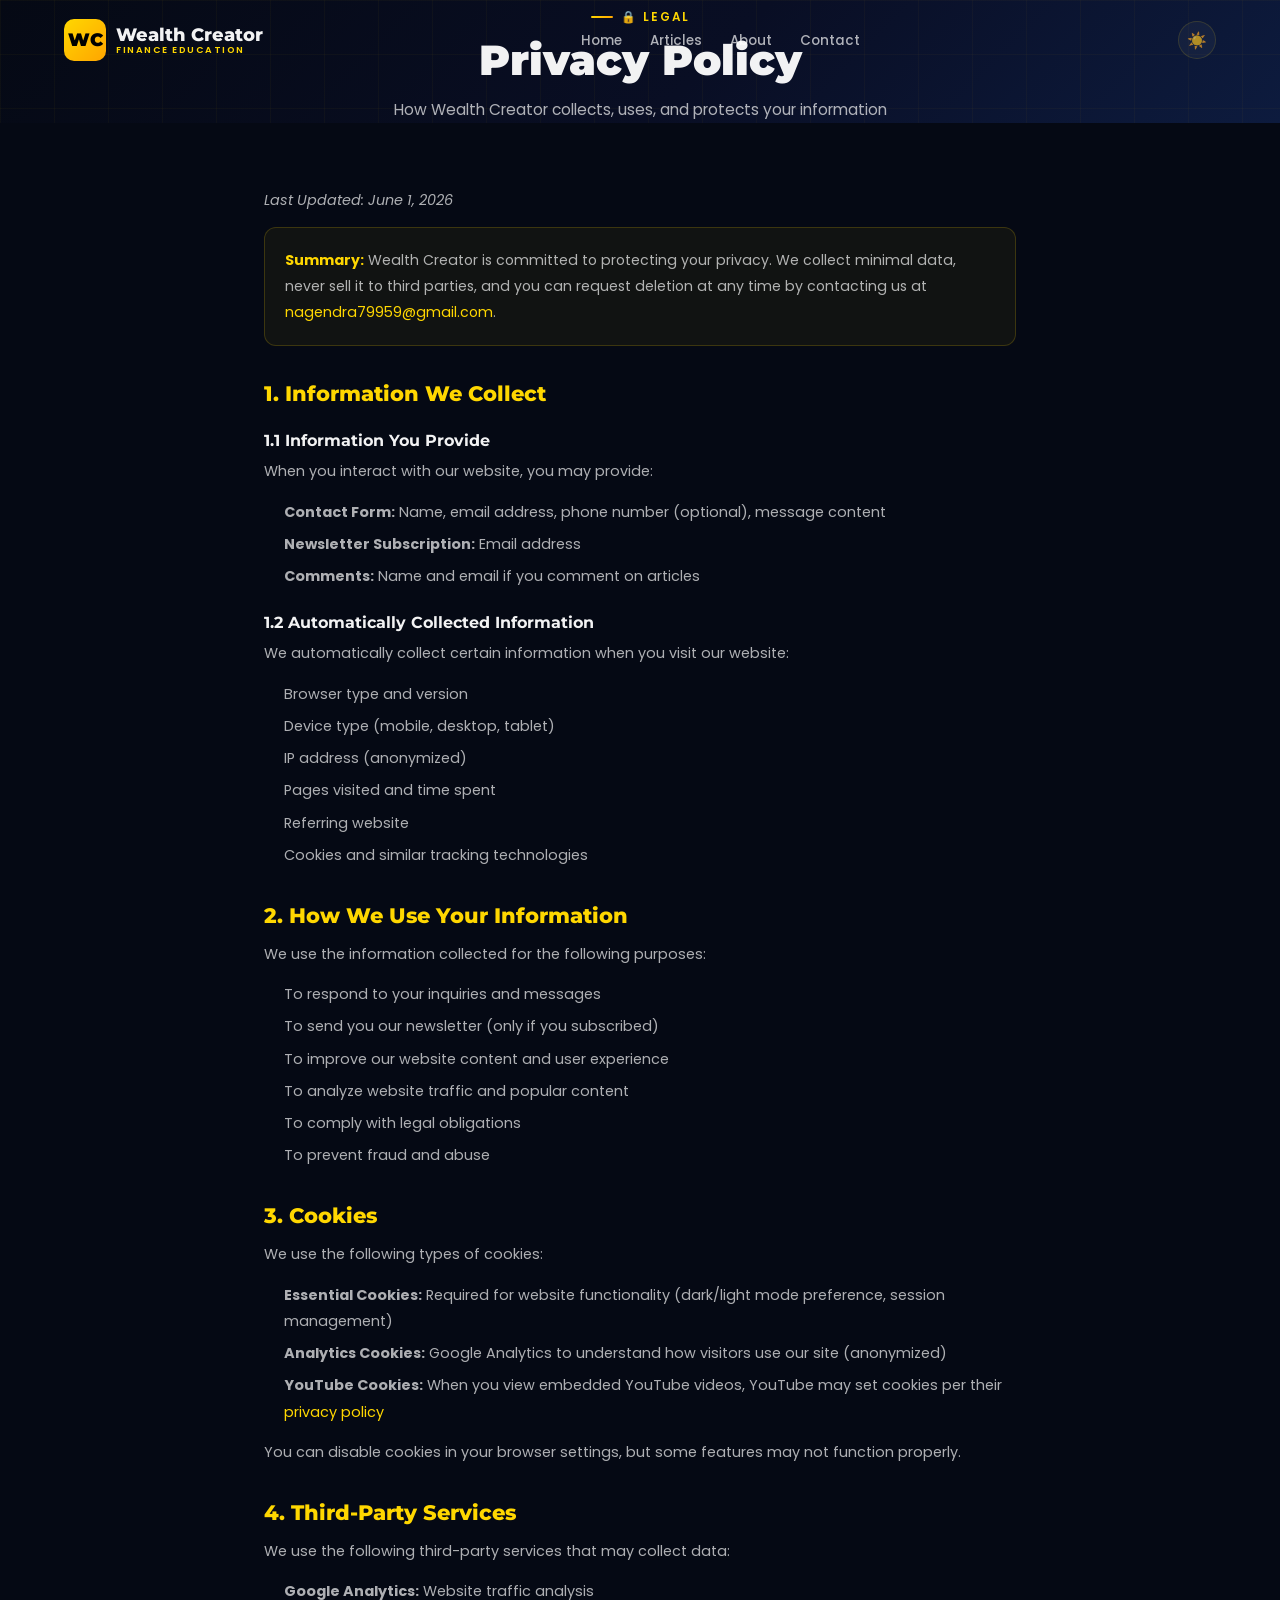
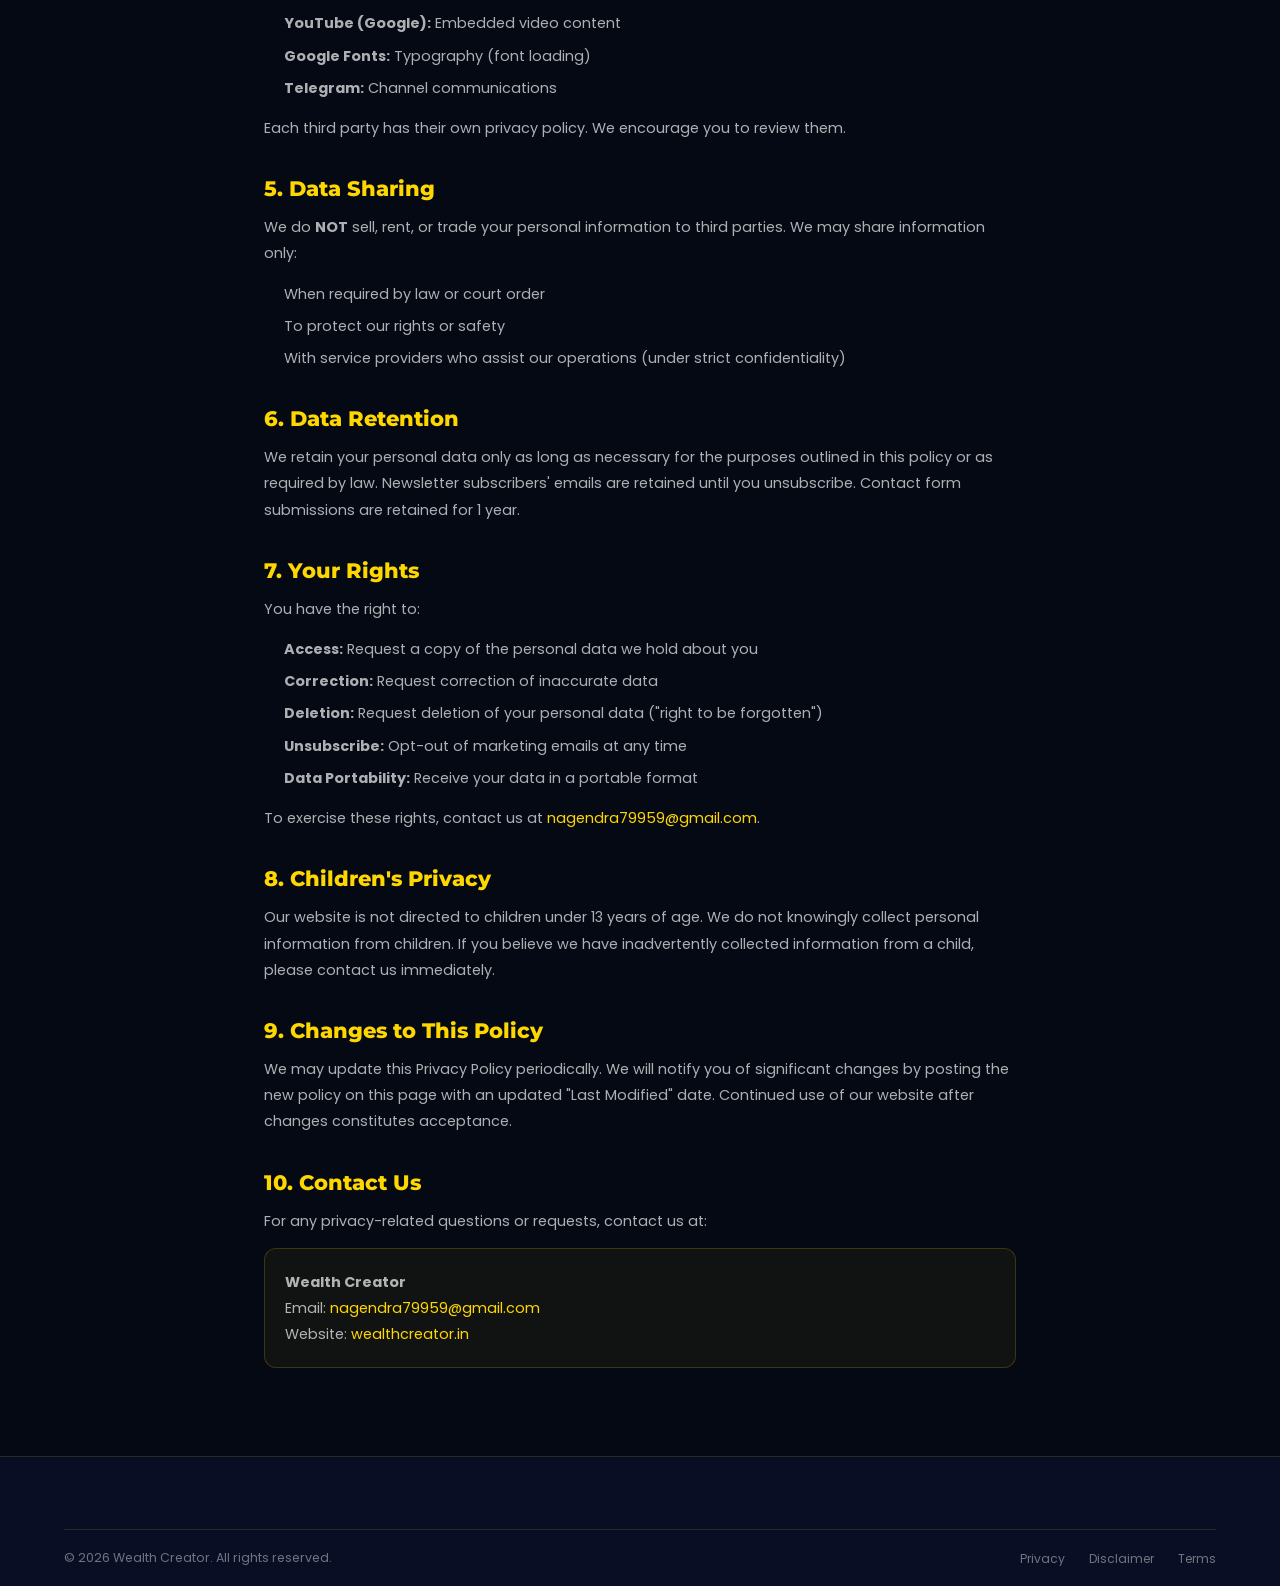
<file: privacy-policy.html>
<!DOCTYPE html>
<html lang="en" data-theme="dark">
<head>
  <meta charset="UTF-8">
  <meta name="viewport" content="width=device-width, initial-scale=1.0">
  <title>Privacy Policy | Wealth Creator</title>
  <meta name="description" content="Privacy Policy for Wealth Creator website — how we collect, use, and protect your personal information.">
  <meta name="robots" content="index, follow">
  <link rel="canonical" href="https://wealthcreator.in/privacy-policy.html">
  <link rel="preconnect" href="https://fonts.googleapis.com">
  <link href="https://fonts.googleapis.com/css2?family=Montserrat:wght@600;700;800&family=Poppins:wght@400;500&display=swap" rel="stylesheet">
  <link rel="icon" type="image/svg+xml" href="data:image/svg+xml,<svg xmlns='http://www.w3.org/2000/svg' viewBox='0 0 100 100'><rect width='100' height='100' rx='20' fill='%23FFD700'/><text y='.9em' font-size='70' x='12'>WC</text></svg>">
  <link rel="stylesheet" href="css/style.css">
  <style>
    .legal-hero{background:var(--grad-hero);padding:calc(var(--nav-h)+40px) 0 40px;text-align:center;position:relative;overflow:hidden;}
    .legal-hero::before{content:'';position:absolute;inset:0;background-image:linear-gradient(rgba(255,215,0,.03) 1px,transparent 1px),linear-gradient(90deg,rgba(255,215,0,.03) 1px,transparent 1px);background-size:54px 54px;}
    .legal-content{max-width:800px;margin:0 auto;padding:64px 24px;}
    .legal-content h2{font-family:var(--fh);font-size:1.3rem;font-weight:800;color:var(--gold);margin:36px 0 12px;}
    .legal-content h3{font-family:var(--fh);font-size:1rem;font-weight:700;color:var(--t1);margin:24px 0 8px;}
    .legal-content p{font-size:.9rem;color:var(--t2);line-height:1.82;margin-bottom:14px;}
    .legal-content ul{padding-left:20px;margin-bottom:14px;}
    .legal-content li{font-size:.9rem;color:var(--t2);line-height:1.82;margin-bottom:6px;}
    .legal-content a{color:var(--gold);}
    .legal-box{background:rgba(255,215,0,.05);border:1px solid rgba(255,215,0,.18);border-radius:var(--r-md);padding:20px;margin-bottom:24px;}
    .legal-updated{font-size:.78rem;color:var(--t3);font-style:italic;}
  </style>
</head>
<body>
<nav id="navbar" class="navbar">
  <div class="navbar-inner">
    <a href="index.html" class="navbar-logo"><div class="logo-icon">WC</div><div class="logo-text"><span class="logo-name">Wealth Creator</span><span class="logo-tagline">Finance Education</span></div></a>
    <ul class="navbar-links">
      <li><a href="index.html" class="nav-link">Home</a></li>
      <li><a href="articles.html" class="nav-link">Articles</a></li>
      <li><a href="about.html" class="nav-link">About</a></li>
      <li><a href="contact.html" class="nav-link">Contact</a></li>
    </ul>
    <div class="navbar-actions">
      <button id="themeToggle" class="nav-icon-btn">☀️</button>
      <button id="hamburger" class="hamburger"><span></span><span></span><span></span></button>
    </div>
  </div>
</nav>
<div id="mobileMenu" class="mobile-menu"><ul>
  <li><a href="index.html" class="nav-link">🏠 Home</a></li>
  <li><a href="contact.html" class="nav-link">📧 Contact</a></li>
</ul></div>

<section class="legal-hero">
  <div style="position:relative;z-index:2;">
    <div class="section-label" style="justify-content:center;">🔒 Legal</div>
    <h1 class="section-title">Privacy <span>Policy</span></h1>
    <p class="section-subtitle" style="margin:0 auto;">How Wealth Creator collects, uses, and protects your information</p>
  </div>
</section>

<div class="legal-content">
  <p class="legal-updated">Last Updated: June 1, 2026</p>

  <div class="legal-box">
    <p style="margin:0;font-size:.88rem;"><strong style="color:var(--gold);">Summary:</strong> Wealth Creator is committed to protecting your privacy. We collect minimal data, never sell it to third parties, and you can request deletion at any time by contacting us at <a href="mailto:nagendra79959@gmail.com">nagendra79959@gmail.com</a>.</p>
  </div>

  <h2>1. Information We Collect</h2>
  <h3>1.1 Information You Provide</h3>
  <p>When you interact with our website, you may provide:</p>
  <ul>
    <li><strong>Contact Form:</strong> Name, email address, phone number (optional), message content</li>
    <li><strong>Newsletter Subscription:</strong> Email address</li>
    <li><strong>Comments:</strong> Name and email if you comment on articles</li>
  </ul>

  <h3>1.2 Automatically Collected Information</h3>
  <p>We automatically collect certain information when you visit our website:</p>
  <ul>
    <li>Browser type and version</li>
    <li>Device type (mobile, desktop, tablet)</li>
    <li>IP address (anonymized)</li>
    <li>Pages visited and time spent</li>
    <li>Referring website</li>
    <li>Cookies and similar tracking technologies</li>
  </ul>

  <h2>2. How We Use Your Information</h2>
  <p>We use the information collected for the following purposes:</p>
  <ul>
    <li>To respond to your inquiries and messages</li>
    <li>To send you our newsletter (only if you subscribed)</li>
    <li>To improve our website content and user experience</li>
    <li>To analyze website traffic and popular content</li>
    <li>To comply with legal obligations</li>
    <li>To prevent fraud and abuse</li>
  </ul>

  <h2>3. Cookies</h2>
  <p>We use the following types of cookies:</p>
  <ul>
    <li><strong>Essential Cookies:</strong> Required for website functionality (dark/light mode preference, session management)</li>
    <li><strong>Analytics Cookies:</strong> Google Analytics to understand how visitors use our site (anonymized)</li>
    <li><strong>YouTube Cookies:</strong> When you view embedded YouTube videos, YouTube may set cookies per their <a href="https://policies.google.com/privacy" target="_blank">privacy policy</a></li>
  </ul>
  <p>You can disable cookies in your browser settings, but some features may not function properly.</p>

  <h2>4. Third-Party Services</h2>
  <p>We use the following third-party services that may collect data:</p>
  <ul>
    <li><strong>Google Analytics:</strong> Website traffic analysis</li>
    <li><strong>YouTube (Google):</strong> Embedded video content</li>
    <li><strong>Google Fonts:</strong> Typography (font loading)</li>
    <li><strong>Telegram:</strong> Channel communications</li>
  </ul>
  <p>Each third party has their own privacy policy. We encourage you to review them.</p>

  <h2>5. Data Sharing</h2>
  <p>We do <strong>NOT</strong> sell, rent, or trade your personal information to third parties. We may share information only:</p>
  <ul>
    <li>When required by law or court order</li>
    <li>To protect our rights or safety</li>
    <li>With service providers who assist our operations (under strict confidentiality)</li>
  </ul>

  <h2>6. Data Retention</h2>
  <p>We retain your personal data only as long as necessary for the purposes outlined in this policy or as required by law. Newsletter subscribers' emails are retained until you unsubscribe. Contact form submissions are retained for 1 year.</p>

  <h2>7. Your Rights</h2>
  <p>You have the right to:</p>
  <ul>
    <li><strong>Access:</strong> Request a copy of the personal data we hold about you</li>
    <li><strong>Correction:</strong> Request correction of inaccurate data</li>
    <li><strong>Deletion:</strong> Request deletion of your personal data ("right to be forgotten")</li>
    <li><strong>Unsubscribe:</strong> Opt-out of marketing emails at any time</li>
    <li><strong>Data Portability:</strong> Receive your data in a portable format</li>
  </ul>
  <p>To exercise these rights, contact us at <a href="mailto:nagendra79959@gmail.com">nagendra79959@gmail.com</a>.</p>

  <h2>8. Children's Privacy</h2>
  <p>Our website is not directed to children under 13 years of age. We do not knowingly collect personal information from children. If you believe we have inadvertently collected information from a child, please contact us immediately.</p>

  <h2>9. Changes to This Policy</h2>
  <p>We may update this Privacy Policy periodically. We will notify you of significant changes by posting the new policy on this page with an updated "Last Modified" date. Continued use of our website after changes constitutes acceptance.</p>

  <h2>10. Contact Us</h2>
  <p>For any privacy-related questions or requests, contact us at:</p>
  <div class="legal-box">
    <p style="margin:0;"><strong>Wealth Creator</strong><br>
    Email: <a href="mailto:nagendra79959@gmail.com">nagendra79959@gmail.com</a><br>
    Website: <a href="index.html">wealthcreator.in</a></p>
  </div>
</div>

<footer class="footer">
  <div class="container">
    <div class="footer-bottom">
      <p class="footer-copy">© 2026 Wealth Creator. All rights reserved.</p>
      <div class="footer-legal">
        <a href="privacy-policy.html">Privacy</a>
        <a href="disclaimer.html">Disclaimer</a>
        <a href="terms.html">Terms</a>
      </div>
    </div>
  </div>
</footer>

<script src="js/main.js?v=1.0.6"></script>
</body>
</html>
</file>
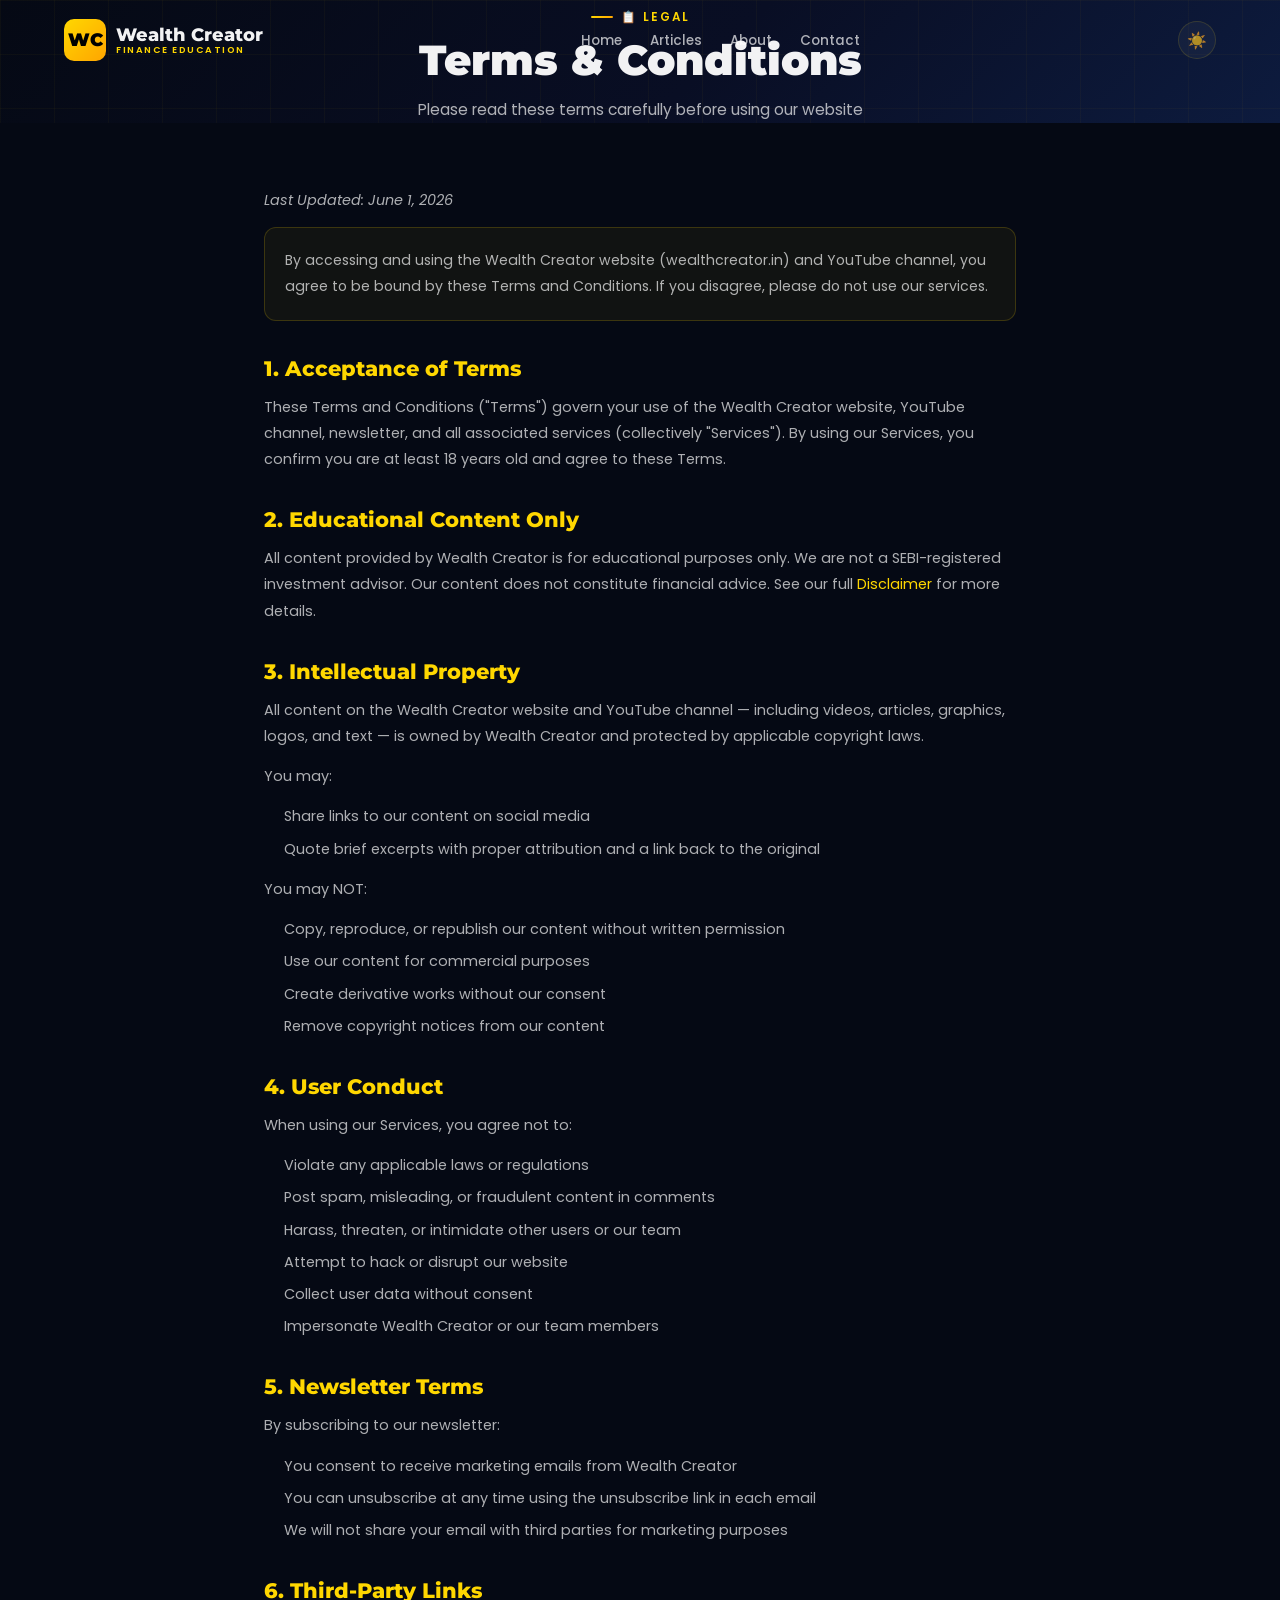
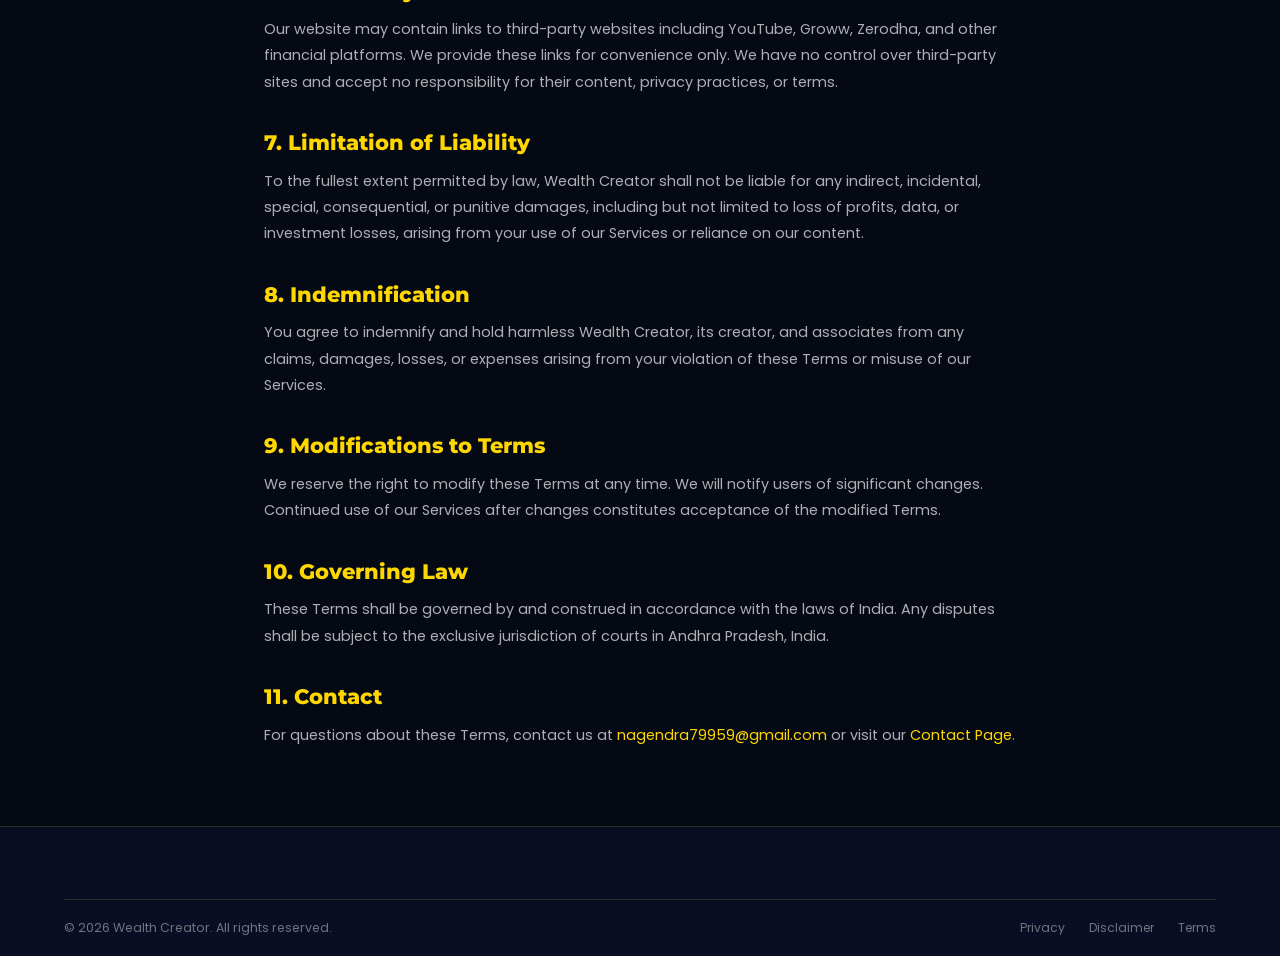
<file: terms.html>
<!DOCTYPE html>
<html lang="en" data-theme="dark">
<head>
  <meta charset="UTF-8">
  <meta name="viewport" content="width=device-width, initial-scale=1.0">
  <title>Terms & Conditions | Wealth Creator</title>
  <meta name="description" content="Terms and Conditions for using the Wealth Creator website and YouTube channel content.">
  <meta name="robots" content="index, follow">
  <link rel="canonical" href="https://wealthcreator.in/terms.html">
  <link rel="preconnect" href="https://fonts.googleapis.com">
  <link href="https://fonts.googleapis.com/css2?family=Montserrat:wght@600;700;800&family=Poppins:wght@400;500&display=swap" rel="stylesheet">
  <link rel="icon" type="image/svg+xml" href="data:image/svg+xml,<svg xmlns='http://www.w3.org/2000/svg' viewBox='0 0 100 100'><rect width='100' height='100' rx='20' fill='%23FFD700'/><text y='.9em' font-size='70' x='12'>WC</text></svg>">
  <link rel="stylesheet" href="css/style.css">
  <style>
    .legal-hero{background:var(--grad-hero);padding:calc(var(--nav-h)+40px) 0 40px;text-align:center;position:relative;overflow:hidden;}
    .legal-hero::before{content:'';position:absolute;inset:0;background-image:linear-gradient(rgba(255,215,0,.03) 1px,transparent 1px),linear-gradient(90deg,rgba(255,215,0,.03) 1px,transparent 1px);background-size:54px 54px;}
    .legal-content{max-width:800px;margin:0 auto;padding:64px 24px;}
    .legal-content h2{font-family:var(--fh);font-size:1.3rem;font-weight:800;color:var(--gold);margin:36px 0 12px;}
    .legal-content p{font-size:.9rem;color:var(--t2);line-height:1.82;margin-bottom:14px;}
    .legal-content ul{padding-left:20px;margin-bottom:14px;}
    .legal-content li{font-size:.9rem;color:var(--t2);line-height:1.82;margin-bottom:6px;}
    .legal-content a{color:var(--gold);}
    .legal-box{background:rgba(255,215,0,.05);border:1px solid rgba(255,215,0,.18);border-radius:var(--r-md);padding:20px;margin-bottom:24px;}
    .legal-updated{font-size:.78rem;color:var(--t3);font-style:italic;}
  </style>
</head>
<body>
<nav id="navbar" class="navbar">
  <div class="navbar-inner">
    <a href="index.html" class="navbar-logo"><div class="logo-icon">WC</div><div class="logo-text"><span class="logo-name">Wealth Creator</span><span class="logo-tagline">Finance Education</span></div></a>
    <ul class="navbar-links">
      <li><a href="index.html" class="nav-link">Home</a></li>
      <li><a href="articles.html" class="nav-link">Articles</a></li>
      <li><a href="about.html" class="nav-link">About</a></li>
      <li><a href="contact.html" class="nav-link">Contact</a></li>
    </ul>
    <div class="navbar-actions">
      <button id="themeToggle" class="nav-icon-btn">☀️</button>
      <button id="hamburger" class="hamburger"><span></span><span></span><span></span></button>
    </div>
  </div>
</nav>
<div id="mobileMenu" class="mobile-menu"><ul>
  <li><a href="index.html" class="nav-link">🏠 Home</a></li>
  <li><a href="contact.html" class="nav-link">📧 Contact</a></li>
</ul></div>

<section class="legal-hero">
  <div style="position:relative;z-index:2;">
    <div class="section-label" style="justify-content:center;">📋 Legal</div>
    <h1 class="section-title">Terms &amp; <span>Conditions</span></h1>
    <p class="section-subtitle" style="margin:0 auto;">Please read these terms carefully before using our website</p>
  </div>
</section>

<div class="legal-content">
  <p class="legal-updated">Last Updated: June 1, 2026</p>
  <div class="legal-box">
    <p style="margin:0;font-size:.88rem;">By accessing and using the Wealth Creator website (wealthcreator.in) and YouTube channel, you agree to be bound by these Terms and Conditions. If you disagree, please do not use our services.</p>
  </div>

  <h2>1. Acceptance of Terms</h2>
  <p>These Terms and Conditions ("Terms") govern your use of the Wealth Creator website, YouTube channel, newsletter, and all associated services (collectively "Services"). By using our Services, you confirm you are at least 18 years old and agree to these Terms.</p>

  <h2>2. Educational Content Only</h2>
  <p>All content provided by Wealth Creator is for educational purposes only. We are not a SEBI-registered investment advisor. Our content does not constitute financial advice. See our full <a href="disclaimer.html">Disclaimer</a> for more details.</p>

  <h2>3. Intellectual Property</h2>
  <p>All content on the Wealth Creator website and YouTube channel — including videos, articles, graphics, logos, and text — is owned by Wealth Creator and protected by applicable copyright laws.</p>
  <p>You may:</p>
  <ul>
    <li>Share links to our content on social media</li>
    <li>Quote brief excerpts with proper attribution and a link back to the original</li>
  </ul>
  <p>You may NOT:</p>
  <ul>
    <li>Copy, reproduce, or republish our content without written permission</li>
    <li>Use our content for commercial purposes</li>
    <li>Create derivative works without our consent</li>
    <li>Remove copyright notices from our content</li>
  </ul>

  <h2>4. User Conduct</h2>
  <p>When using our Services, you agree not to:</p>
  <ul>
    <li>Violate any applicable laws or regulations</li>
    <li>Post spam, misleading, or fraudulent content in comments</li>
    <li>Harass, threaten, or intimidate other users or our team</li>
    <li>Attempt to hack or disrupt our website</li>
    <li>Collect user data without consent</li>
    <li>Impersonate Wealth Creator or our team members</li>
  </ul>

  <h2>5. Newsletter Terms</h2>
  <p>By subscribing to our newsletter:</p>
  <ul>
    <li>You consent to receive marketing emails from Wealth Creator</li>
    <li>You can unsubscribe at any time using the unsubscribe link in each email</li>
    <li>We will not share your email with third parties for marketing purposes</li>
  </ul>

  <h2>6. Third-Party Links</h2>
  <p>Our website may contain links to third-party websites including YouTube, Groww, Zerodha, and other financial platforms. We provide these links for convenience only. We have no control over third-party sites and accept no responsibility for their content, privacy practices, or terms.</p>

  <h2>7. Limitation of Liability</h2>
  <p>To the fullest extent permitted by law, Wealth Creator shall not be liable for any indirect, incidental, special, consequential, or punitive damages, including but not limited to loss of profits, data, or investment losses, arising from your use of our Services or reliance on our content.</p>

  <h2>8. Indemnification</h2>
  <p>You agree to indemnify and hold harmless Wealth Creator, its creator, and associates from any claims, damages, losses, or expenses arising from your violation of these Terms or misuse of our Services.</p>

  <h2>9. Modifications to Terms</h2>
  <p>We reserve the right to modify these Terms at any time. We will notify users of significant changes. Continued use of our Services after changes constitutes acceptance of the modified Terms.</p>

  <h2>10. Governing Law</h2>
  <p>These Terms shall be governed by and construed in accordance with the laws of India. Any disputes shall be subject to the exclusive jurisdiction of courts in Andhra Pradesh, India.</p>

  <h2>11. Contact</h2>
  <p>For questions about these Terms, contact us at <a href="mailto:nagendra79959@gmail.com">nagendra79959@gmail.com</a> or visit our <a href="contact.html">Contact Page</a>.</p>
</div>

<footer class="footer">
  <div class="container">
    <div class="footer-bottom">
      <p class="footer-copy">© 2026 Wealth Creator. All rights reserved.</p>
      <div class="footer-legal">
        <a href="privacy-policy.html">Privacy</a>
        <a href="disclaimer.html">Disclaimer</a>
        <a href="terms.html">Terms</a>
      </div>
    </div>
  </div>
</footer>
<script src="js/main.js?v=1.0.6"></script>
</body>
</html>
</file>
<file: css/style.css>
/* ================================================================
   WEALTH CREATOR — PREMIUM FINANCE WEBSITE
   Main Stylesheet v1.0 | Dark Blue + Gold + Glassmorphism
================================================================ */

@import url('https://fonts.googleapis.com/css2?family=Montserrat:ital,wght@0,400;0,500;0,600;0,700;0,800;0,900;1,400&family=Poppins:ital,wght@0,300;0,400;0,500;0,600;0,700;1,400&display=swap');

/* ── CSS VARIABLES ──────────────────────────────────────────── */
:root {
  --bg-primary:    #050914;
  --bg-secondary:  #090e24;
  --bg-card:       #0d1b3e;
  --bg-card-hover: #112240;
  --bg-overlay:    rgba(5,9,20,.96); /* Default dark search overlay background */
  --bg-ticker:     rgba(5,9,20,.96);
  --bg-ticker-fade-left:  linear-gradient(to right, rgba(5,9,20,1), transparent);
  --bg-ticker-fade-right: linear-gradient(to left, rgba(5,9,20,1), transparent);

  --gold:          #FFD700;
  --gold-light:    #FFE566;
  --gold-dark:     #FFA500;
  --gold-glow:     rgba(255,215,0,.22);
  --gold-glow-str: rgba(255,215,0,.40);

  --green:  #00D68F;
  --red:    #FF4757;
  --white:  #FFFFFF;

  --t1: rgba(255,255,255,.95);
  --t2: rgba(255,255,255,.68);
  --t3: rgba(255,255,255,.42);

  --glass:     rgba(255,255,255,.04);
  --glass-str: rgba(255,255,255,.08);
  --border:    rgba(255,215,0,.14);
  --border-hv: rgba(255,215,0,.42);

  --grad-gold:  linear-gradient(135deg,#FFD700 0%,#FFA500 100%);
  --grad-hero:  linear-gradient(135deg,#050914 0%,#090e24 55%,#0d1b3e 100%);
  --grad-card:  linear-gradient(135deg,rgba(13,27,62,.85) 0%,rgba(9,14,36,.92) 100%);

  --sh-sm:   0 4px 20px rgba(0,0,0,.35);
  --sh-md:   0 8px 40px rgba(0,0,0,.45);
  --sh-lg:   0 20px 60px rgba(0,0,0,.55);
  --sh-gold: 0 0 40px rgba(255,215,0,.15);
  --sh-gstr: 0 0 60px rgba(255,215,0,.30);

  --fh: 'Montserrat', sans-serif;
  --fb: 'Poppins', sans-serif;

  --nav-h:   80px;
  --r-sm:    8px;
  --r-md:    12px;
  --r-lg:    20px;
  --r-xl:    28px;
  --r-full:  9999px;

  --ease:    cubic-bezier(.4,0,.2,1);
  --ease-o:  cubic-bezier(0,0,.2,1);
  --dur:     300ms;
  --dur-s:   500ms;
  --dur-ss:  800ms;
}

/* Light mode overrides */
[data-theme="light"] {
  --bg-primary:    #F8FAFC; /* Slate 50 - extremely premium light neutral */
  --bg-secondary:  #F1F5F9; /* Slate 100 */
  --bg-card:       #FFFFFF;
  --bg-card-hover: #F8FAFC;
  --t1: #334155;            /* Slate 700 - softer premium text contrast */
  --t2: #475569;            /* Slate 600 */
  --t3: #94A3B8;            /* Slate 400 */
  --glass:      rgba(15, 23, 42, 0.03);
  --glass-str:  rgba(15, 23, 42, 0.06);
  --border:     rgba(15, 23, 42, 0.08);
  --border-hv:  rgba(255, 215, 0, 0.6);
  --grad-hero:  linear-gradient(135deg, #F8FAFC 0%, #F1F5F9 55%, #E2E8F0 100%);
  --grad-card:  linear-gradient(135deg, rgba(255, 255, 255, 0.95) 0%, rgba(248, 250, 252, 0.98) 100%);
  --sh-sm:      0 2px 10px rgba(15, 23, 42, 0.05);
  --sh-md:      0 10px 30px rgba(15, 23, 42, 0.08);
  --sh-lg:      0 20px 50px rgba(15, 23, 42, 0.12);
  --sh-gold:    0 0 40px rgba(255, 215, 0, 0.18);
  --sh-gstr:    0 0 60px rgba(255, 215, 0, 0.3);
  --gold-glow:  rgba(255, 215, 0, 0.1);
  --gold-glow-str: rgba(255, 215, 0, 0.22);
  --bg-overlay: rgba(248, 250, 252, 0.96); /* White background for search overlay in light mode */
  --bg-ticker:     #F1F5F9;
  --bg-ticker-fade-left:  linear-gradient(to right, #F1F5F9, transparent);
  --bg-ticker-fade-right: linear-gradient(to left, #F1F5F9, transparent);
}

/* Theme Switching Smooth Transition */
body, nav, .hero-card, .btn, .ticker-wrapper, .article-card, .hl-item, .contact-form-wrap, .form-input, .form-textarea, .form-select, .search-overlay, .search-modal-box, .search-iw, .s-result {
  transition: background 0.3s ease, background-color 0.3s ease, border-color 0.3s ease, color 0.3s ease, box-shadow 0.3s ease, opacity 0.3s ease, transform 0.3s ease;
}

/* ── RESET ──────────────────────────────────────────────────── */
*,*::before,*::after{box-sizing:border-box;margin:0;padding:0}
html{scroll-behavior:smooth;font-size:16px;-webkit-text-size-adjust:100%}
body{
  font-family:var(--fb);
  background:var(--bg-primary);
  color:var(--t1);
  line-height:1.6;
  overflow-x:hidden;
  transition:background var(--dur-s) var(--ease),color var(--dur-s) var(--ease);
}
img{max-width:100%;height:auto;display:block}
a{text-decoration:none;color:inherit}
ul{list-style:none}
button{cursor:pointer;border:none;background:none;font-family:var(--fb)}
input,textarea,select{font-family:var(--fb)}

/* ── TYPOGRAPHY ─────────────────────────────────────────────── */
h1,h2,h3,h4,h5,h6{font-family:var(--fh);line-height:1.2;font-weight:700}

.gradient-text{
  background:var(--grad-gold);
  -webkit-background-clip:text;
  -webkit-text-fill-color:transparent;
  background-clip:text;
}

.section-label{
  display:inline-flex;align-items:center;gap:8px;
  font-size:.74rem;font-weight:600;letter-spacing:2px;text-transform:uppercase;
  color:var(--gold);margin-bottom:10px;
}
.section-label::before{
  content:'';width:22px;height:2px;
  background:var(--grad-gold);border-radius:2px;
}

.section-title{
  font-size:clamp(1.75rem,4vw,2.6rem);font-weight:900;
  color:var(--t1);margin-bottom:12px;
}
.section-subtitle{
  font-size:.97rem;color:var(--t2);
  max-width:600px;margin:0 auto;
}

/* ── LAYOUT ─────────────────────────────────────────────────── */
.container{width:100%;max-width:1200px;margin:0 auto;padding:0 24px}
.section{padding:80px 0}
.section-header{text-align:center;margin-bottom:56px}

/* ── GLASSMORPHISM ──────────────────────────────────────────── */
.glass{
  background:var(--glass);
  backdrop-filter:blur(20px);-webkit-backdrop-filter:blur(20px);
  border:1px solid var(--border);border-radius:var(--r-lg);
}
.glass-str{
  background:var(--glass-str);
  backdrop-filter:blur(30px);-webkit-backdrop-filter:blur(30px);
  border:1px solid var(--border);border-radius:var(--r-lg);
}
.glass-card{
  background:var(--grad-card);
  backdrop-filter:blur(20px);-webkit-backdrop-filter:blur(20px);
  border:1px solid var(--border);border-radius:var(--r-lg);
  transition:all var(--dur) var(--ease);
}

/* ── BUTTONS ─────────────────────────────────────────────────── */
.btn{
  display:inline-flex;align-items:center;justify-content:center;gap:8px;
  padding:13px 28px;border-radius:var(--r-full);
  font-family:var(--fb);font-size:.88rem;font-weight:600;
  transition:all var(--dur) var(--ease);white-space:nowrap;
  position:relative;overflow:hidden;
}
.btn::after{
  content:'';position:absolute;inset:0;
  background:#fff;opacity:0;transition:opacity 150ms var(--ease);
}
.btn:hover::after{opacity:.1}
.btn:active::after{opacity:.2}

.btn-gold{
  background:var(--grad-gold);color:#000;
  box-shadow:0 8px 30px var(--gold-glow);
}
.btn-gold:hover{transform:translateY(-3px);box-shadow:0 14px 40px var(--gold-glow-str)}

.btn-outline{
  background:transparent;color:var(--gold);
  border:1.5px solid var(--gold);
}
.btn-outline:hover{background:var(--gold-glow);transform:translateY(-3px)}

.btn-glass{
  background:var(--glass-str);color:var(--t1);
  border:1px solid var(--border);backdrop-filter:blur(10px);
}
.btn-glass:hover{border-color:var(--gold);background:var(--glass);transform:translateY(-3px)}

.btn-yt{
  background:linear-gradient(135deg,#FF0000 0%,#CC0000 100%);
  color:#fff;box-shadow:0 8px 30px rgba(255,0,0,.30);
}
.btn-yt:hover{transform:translateY(-3px);box-shadow:0 14px 40px rgba(255,0,0,.48)}

/* ── TAG / PILL ──────────────────────────────────────────────── */
.tag{
  display:inline-flex;align-items:center;gap:4px;
  padding:4px 12px;border-radius:var(--r-full);
  font-size:.7rem;font-weight:700;letter-spacing:.5px;
  background:var(--glass-str);border:1px solid var(--border);
  color:var(--gold);transition:all var(--dur) var(--ease);
}
.tag:hover{background:var(--gold-glow);border-color:var(--gold)}
.tag.active{background:var(--grad-gold);color:#000;border-color:transparent}

/* ── STOCK TICKER ─────────────────────────────────────────────── */
.ticker-wrapper{
  background:var(--bg-ticker);
  border-bottom:1px solid var(--border);
  padding:9px 0;overflow:hidden;position:relative;z-index:90;
  margin-top:var(--nav-h);
}
.ticker-wrapper::before,.ticker-wrapper::after{
  content:'';position:absolute;top:0;bottom:0;width:100px;z-index:2;
}
.ticker-wrapper::before{left:0;background:var(--bg-ticker-fade-left)}
.ticker-wrapper::after{right:0;background:var(--bg-ticker-fade-right)}

.ticker-track{display:flex;animation:tickerScroll 45s linear infinite;width:max-content}
.ticker-wrapper:hover .ticker-track{animation-play-state:paused}

.ticker-item{
  display:flex;align-items:center;gap:8px;padding:0 28px;
  font-size:.78rem;font-weight:500;white-space:nowrap;
  border-right:1px solid rgba(255,215,0,.08);
}
.ticker-item .sym{font-weight:700;color:var(--t1);font-family:var(--fh);font-size:.8rem}
.ticker-item .prc{color:var(--t2)}
.ticker-item .chg{font-weight:600}
.up{color:var(--green)}.down{color:var(--red)}

/* ── NAVBAR ──────────────────────────────────────────────────── */
.navbar{
  position:fixed;top:0;left:0;right:0;z-index:1000;
  height:var(--nav-h);transition:all var(--dur-s) var(--ease);
}
.navbar-inner{
  max-width:1200px;margin:0 auto;padding:0 24px;
  height:100%;display:flex;align-items:center;justify-content:space-between;gap:24px;
}
.navbar.scrolled{
  background:rgba(5,9,20,.97);
  backdrop-filter:blur(24px);-webkit-backdrop-filter:blur(24px);
  border-bottom:1px solid var(--border);
  box-shadow:0 4px 30px rgba(0,0,0,.5);
  height:64px;
}

/* Logo */
.navbar-logo{display:flex;align-items:center;gap:10px;flex-shrink:0}
.logo-icon{
  width:42px;height:42px;background:var(--grad-gold);
  border-radius:10px;display:flex;align-items:center;justify-content:center;
  font-size:1.1rem;font-weight:900;color:#000;font-family:var(--fh);
}
.logo-text{display:flex;flex-direction:column;line-height:1.1}
.logo-name{font-family:var(--fh);font-weight:800;font-size:1.1rem;color:var(--t1)}
.logo-tagline{font-size:.58rem;font-weight:600;color:var(--gold);letter-spacing:1.5px;text-transform:uppercase}

/* Nav links */
.navbar-links{display:flex;align-items:center;gap:2px;flex:1;justify-content:center}
.nav-link{
  padding:8px 13px;border-radius:var(--r-sm);
  font-size:.84rem;font-weight:500;color:var(--t2);
  transition:all var(--dur) var(--ease);white-space:nowrap;
}
.nav-link:hover,.nav-link.active{color:var(--gold);background:var(--glass-str)}

/* Nav actions */
.navbar-actions{display:flex;align-items:center;gap:8px;flex-shrink:0}
.nav-icon-btn{
  width:38px;height:38px;border-radius:50%;
  background:var(--glass);border:1px solid var(--border);
  display:flex;align-items:center;justify-content:center;
  color:var(--t2);font-size:1rem;transition:all var(--dur) var(--ease);cursor:pointer;
}
.nav-icon-btn:hover{color:var(--gold);border-color:var(--gold);background:var(--glass-str)}

/* Hamburger */
.hamburger{display:none;flex-direction:column;gap:5px;cursor:pointer;padding:8px}
.hamburger span{width:22px;height:2px;background:var(--t1);border-radius:2px;transition:all var(--dur) var(--ease)}
.hamburger.open span:nth-child(1){transform:rotate(45deg) translate(5px,5px)}
.hamburger.open span:nth-child(2){opacity:0;transform:translateX(-10px)}
.hamburger.open span:nth-child(3){transform:rotate(-45deg) translate(5px,-5px)}

/* Mobile menu */
.mobile-menu{
  display:none;position:fixed;left:0;right:0;
  background:rgba(5,9,20,.98);backdrop-filter:blur(24px);
  border-bottom:1px solid var(--border);
  padding:16px 24px 24px;z-index:999;
  transform:translateY(-110%);opacity:0;
  transition:all var(--dur) var(--ease);
  top:var(--nav-h);
}
.mobile-menu.open{transform:translateY(0);opacity:1;display:block}
.mobile-menu .nav-link{display:block;padding:13px 0;font-size:.98rem;border-bottom:1px solid var(--border)}

/* ── HERO ─────────────────────────────────────────────────────── */
.hero{
  min-height:100vh;background:var(--grad-hero);
  position:relative;display:flex;flex-direction:column;
  justify-content:center;padding:40px 0 80px;overflow:hidden;
}

.hero-bg-grid{
  position:absolute;inset:0;
  background-image:
    linear-gradient(rgba(255,215,0,.035) 1px,transparent 1px),
    linear-gradient(90deg,rgba(255,215,0,.035) 1px,transparent 1px);
  background-size:54px 54px;
  animation:gridPulse 5s ease-in-out infinite;
}

.hero-orb{position:absolute;border-radius:50%;filter:blur(90px);pointer-events:none}
.hero-orb-1{
  width:550px;height:550px;
  background:radial-gradient(circle,rgba(255,215,0,.10) 0%,transparent 70%);
  top:-120px;right:-80px;animation:orbFloat 9s ease-in-out infinite;
}
.hero-orb-2{
  width:420px;height:420px;
  background:radial-gradient(circle,rgba(13,27,62,.8) 0%,transparent 70%);
  bottom:-100px;left:-80px;animation:orbFloat 9s ease-in-out infinite;animation-delay:-4.5s;
}
.hero-orb-3{
  width:320px;height:320px;
  background:radial-gradient(circle,rgba(255,165,0,.07) 0%,transparent 70%);
  top:50%;left:35%;animation:orbFloat 7s ease-in-out infinite;animation-delay:-2s;
}

.hero-content{
  position:relative;z-index:10;
  display:grid;grid-template-columns:1fr 1fr;
  align-items:center;gap:64px;
}

.hero-badge{
  display:inline-flex;align-items:center;gap:8px;
  background:rgba(255,215,0,.08);border:1px solid rgba(255,215,0,.25);
  border-radius:var(--r-full);padding:7px 18px;margin-bottom:20px;
  animation:fadeInUp .6s ease-out;
}
.badge-dot{
  width:8px;height:8px;background:var(--gold);
  border-radius:50%;animation:pulse 2s ease-in-out infinite;
}
.hero-badge span{font-size:.74rem;font-weight:600;color:var(--gold);letter-spacing:.5px}

.hero-title{
  font-size:clamp(2.2rem,5vw,3.6rem);font-weight:900;line-height:1.1;
  margin-bottom:20px;animation:fadeInUp .6s ease-out .1s both;
}
.hero-subtitle{
  font-size:1.02rem;color:var(--t2);line-height:1.75;
  margin-bottom:36px;max-width:520px;
  animation:fadeInUp .6s ease-out .2s both;
}
.hero-cta{display:flex;gap:14px;flex-wrap:wrap;animation:fadeInUp .6s ease-out .3s both}

/* Hero card (right side) */
.hero-right{display:flex;justify-content:center;align-items:center;animation:fadeInRight .8s ease-out .2s both}
.hero-card{
  width:100%;max-width:430px;
  background:var(--glass-str);
  backdrop-filter:blur(30px);-webkit-backdrop-filter:blur(30px);
  border:1px solid var(--border-hv);border-radius:var(--r-xl);
  padding:28px;box-shadow:var(--sh-lg),var(--sh-gold);
}
.hero-card-header{
  display:flex;align-items:center;justify-content:space-between;
  margin-bottom:20px;padding-bottom:16px;border-bottom:1px solid var(--border);
}
.hero-card-title{font-size:.84rem;font-weight:700;color:var(--gold);font-family:var(--fh)}
.hero-card-live{display:flex;align-items:center;gap:6px;font-size:.68rem;font-weight:700;color:var(--green)}
.live-dot{
  width:6px;height:6px;border-radius:50%;background:var(--green);
  animation:livePulse 1.5s ease-in-out infinite;
}
.mini-chart{height:80px;margin-bottom:20px}
.hero-stats-grid{display:grid;grid-template-columns:repeat(2,1fr);gap:10px}
.hero-stat-item{
  background:var(--glass);border:1px solid var(--border);
  border-radius:var(--r-md);padding:14px;text-align:center;
}
.hero-stat-label{font-size:.68rem;color:var(--t3);font-weight:500;margin-bottom:4px}
.hero-stat-val{font-size:1.25rem;font-weight:900;font-family:var(--fh);color:var(--t1)}
.hero-stat-change{font-size:.68rem;margin-top:2px;font-weight:600}

/* ── STATS BAR ─────────────────────────────────────────────────── */
.stats-bar{
  background:var(--bg-secondary);
  border-top:1px solid var(--border);border-bottom:1px solid var(--border);
  padding:48px 0;
}
.stats-grid{display:grid;grid-template-columns:repeat(4,1fr);gap:24px;text-align:center}
.stat-item{position:relative;padding:20px}
.stat-item:not(:last-child)::after{
  content:'';position:absolute;right:0;top:20%;bottom:20%;
  width:1px;background:var(--border);
}
.stat-icon{font-size:1.8rem;margin-bottom:8px}
.stat-num{
  font-family:var(--fh);font-size:clamp(1.8rem,3.5vw,2.6rem);
  font-weight:900;color:var(--gold);line-height:1;margin-bottom:4px;
}
.stat-lbl{font-size:.84rem;color:var(--t2);font-weight:500}

/* ── VIDEOS SECTION ─────────────────────────────────────────────── */
.videos-section{background:var(--bg-primary)}

.category-filter{display:flex;flex-wrap:wrap;gap:10px;justify-content:center;margin-bottom:48px}
.category-pill{
  display:inline-flex;align-items:center;gap:6px;padding:8px 18px;
  border-radius:var(--r-full);font-size:.8rem;font-weight:600;
  background:var(--glass);border:1px solid var(--border);color:var(--t2);
  cursor:pointer;transition:all var(--dur) var(--ease);
}
.category-pill:hover{color:var(--gold);border-color:var(--gold);background:var(--glass-str);transform:translateY(-2px)}
.category-pill.active{background:var(--grad-gold);color:#000;border-color:transparent;box-shadow:0 4px 20px var(--gold-glow)}

.video-grid{display:grid;grid-template-columns:repeat(3,1fr);gap:24px}

.video-card{
  background:var(--grad-card);border:1px solid var(--border);
  border-radius:var(--r-lg);overflow:hidden;
  transition:all var(--dur) var(--ease);cursor:pointer;
}
.video-card:hover{
  transform:translateY(-8px);border-color:var(--border-hv);
  box-shadow:var(--sh-md),var(--sh-gold);
}
.video-thumb{
  position:relative;aspect-ratio:16/9;overflow:hidden;
  background:var(--bg-card);
}
.video-thumb img{width:100%;height:100%;object-fit:cover;transition:transform var(--dur-s) var(--ease)}
.video-card:hover .video-thumb img{transform:scale(1.06)}
.v-thumb-ph{
  width:100%;height:100%;display:flex;align-items:center;
  justify-content:center;flex-direction:column;gap:10px;
}
.v-duration{
  position:absolute;bottom:8px;right:8px;
  background:rgba(0,0,0,.82);color:#fff;
  font-size:.7rem;font-weight:600;padding:3px 8px;border-radius:4px;
}
.v-play-overlay{
  position:absolute;inset:0;background:rgba(0,0,0,0);
  display:flex;align-items:center;justify-content:center;
  transition:all var(--dur) var(--ease);
}
.v-play-btn{
  width:56px;height:56px;background:rgba(255,0,0,.92);border-radius:50%;
  display:flex;align-items:center;justify-content:center;
  opacity:0;transform:scale(.75);transition:all var(--dur) var(--ease);
  box-shadow:0 4px 24px rgba(255,0,0,.55);
}
.v-play-btn svg{width:22px;height:22px;fill:#fff;margin-left:3px}
.video-card:hover .v-play-overlay{background:rgba(0,0,0,.18)}
.video-card:hover .v-play-btn{opacity:1;transform:scale(1)}

.video-info{padding:20px}
.v-tag{
  display:inline-flex;align-items:center;gap:4px;padding:3px 10px;
  border-radius:var(--r-full);font-size:.66rem;font-weight:700;
  letter-spacing:.5px;text-transform:uppercase;
  background:rgba(255,215,0,.08);color:var(--gold);
  border:1px solid rgba(255,215,0,.18);margin-bottom:10px;
}
.v-title{
  font-family:var(--fh);font-size:.93rem;font-weight:700;
  color:var(--t1);line-height:1.4;margin-bottom:8px;
  display:-webkit-box;-webkit-line-clamp:2;-webkit-box-orient:vertical;overflow:hidden;
}
.v-meta{display:flex;align-items:center;gap:16px;font-size:.73rem;color:var(--t3)}
.v-meta span{display:flex;align-items:center;gap:4px}

.video-cta{padding:0 20px 20px}
.btn-watch{
  width:100%;background:transparent;border:1px solid var(--border);
  color:var(--t2);padding:10px;border-radius:var(--r-md);
  font-size:.8rem;font-weight:600;display:flex;align-items:center;justify-content:center;gap:6px;
  transition:all var(--dur) var(--ease);cursor:pointer;
}
.btn-watch:hover{background:#FF0000;border-color:#FF0000;color:#fff}

/* ── ARTICLES ──────────────────────────────────────────────────── */
.articles-section{background:var(--bg-secondary)}
.articles-grid{display:grid;grid-template-columns:repeat(3,1fr);gap:24px}

.article-card{
  background:var(--grad-card);border:1px solid var(--border);
  border-radius:var(--r-lg);overflow:hidden;
  transition:all var(--dur) var(--ease);
}
.article-card:hover{transform:translateY(-7px);border-color:var(--border-hv);box-shadow:var(--sh-md),var(--sh-gold)}

.article-img{position:relative;aspect-ratio:16/9;overflow:hidden;background:var(--bg-card)}
.article-img img{width:100%;height:100%;object-fit:cover;transition:transform var(--dur-s) var(--ease)}
.article-card:hover .article-img img{transform:scale(1.06)}
.a-cat{
  position:absolute;top:12px;left:12px;padding:4px 12px;
  border-radius:var(--r-full);font-size:.66rem;font-weight:700;
  text-transform:uppercase;letter-spacing:1px;
  background:var(--grad-gold);color:#000;
}
.article-body{padding:20px}
.a-date{
  font-size:.7rem;color:var(--t3);margin-bottom:8px;
  display:flex;align-items:center;gap:6px;
}
.a-title{
  font-family:var(--fh);font-size:.98rem;font-weight:700;
  line-height:1.4;margin-bottom:10px;
  display:-webkit-box;-webkit-line-clamp:2;-webkit-box-orient:vertical;overflow:hidden;
  color:var(--t1);
}
.a-excerpt{
  font-size:.8rem;color:var(--t2);line-height:1.65;margin-bottom:14px;
  display:-webkit-box;-webkit-line-clamp:3;-webkit-box-orient:vertical;overflow:hidden;
}
.article-footer{display:flex;align-items:center;justify-content:space-between}
.a-read-time{font-size:.7rem;color:var(--t3);display:flex;align-items:center;gap:4px}
.btn-readmore{
  font-size:.78rem;font-weight:600;color:var(--gold);
  display:flex;align-items:center;gap:4px;
  transition:gap var(--dur) var(--ease);
}
.btn-readmore:hover{gap:8px}

/* ── TRENDING ─────────────────────────────────────────────────── */
.trending-section{background:var(--bg-primary)}

.trending-tabs{
  display:flex;gap:0;
  background:var(--glass);border:1px solid var(--border);
  border-radius:var(--r-full);padding:4px;
  width:fit-content;margin-bottom:36px;
  overflow-x:auto;
}
.trending-tab{
  padding:10px 24px;border-radius:var(--r-full);
  font-size:.84rem;font-weight:600;color:var(--t2);
  cursor:pointer;transition:all var(--dur) var(--ease);white-space:nowrap;
}
.trending-tab.active{background:var(--grad-gold);color:#000;box-shadow:0 4px 15px var(--gold-glow)}
.trending-tab:not(.active):hover{color:var(--gold);background:var(--glass-str)}

.trending-content{display:none}
.trending-content.active{display:block;animation:fadeIn .3s ease}

.trending-list{display:flex;flex-direction:column;gap:14px}
.trending-item{
  display:flex;align-items:center;gap:20px;
  background:var(--grad-card);border:1px solid var(--border);
  border-radius:var(--r-md);padding:14px;
  transition:all var(--dur) var(--ease);cursor:pointer;
}
.trending-item:hover{border-color:var(--border-hv);transform:translateX(5px);box-shadow:var(--sh-sm)}

.t-rank{
  width:36px;height:36px;border-radius:50%;flex-shrink:0;
  background:var(--glass-str);border:1px solid var(--border);
  display:flex;align-items:center;justify-content:center;
  font-family:var(--fh);font-weight:800;font-size:.84rem;color:var(--gold);
}
.t-rank.top{background:var(--grad-gold);color:#000;border:none}
.t-thumb-ph{
  width:82px;height:52px;border-radius:var(--r-sm);
  background:var(--glass-str);display:flex;align-items:center;justify-content:center;
  font-size:1.3rem;flex-shrink:0;
}
.t-info{flex:1;min-width:0}
.t-title{
  font-family:var(--fh);font-size:.86rem;font-weight:700;color:var(--t1);
  margin-bottom:4px;white-space:nowrap;overflow:hidden;text-overflow:ellipsis;
}
.t-meta{font-size:.7rem;color:var(--t3);display:flex;gap:14px}

/* ── NEWSLETTER ─────────────────────────────────────────────────── */
.newsletter-section{
  background:linear-gradient(135deg,var(--bg-secondary) 0%,var(--bg-card) 100%);
  position:relative;overflow:hidden;
}
.newsletter-section::before{
  content:'';position:absolute;top:-50%;left:-10%;
  width:600px;height:600px;
  background:radial-gradient(circle,rgba(255,215,0,.055) 0%,transparent 70%);
  pointer-events:none;
}
.newsletter-wrapper{max-width:680px;margin:0 auto;text-align:center;position:relative;z-index:2}
.nl-icon{
  width:72px;height:72px;background:var(--grad-gold);border-radius:50%;
  display:flex;align-items:center;justify-content:center;
  margin:0 auto 20px;font-size:1.8rem;box-shadow:0 8px 30px var(--gold-glow);
}
.newsletter-form{
  display:flex;gap:0;margin-top:32px;
  background:var(--glass-str);border:1px solid var(--border-hv);
  border-radius:var(--r-full);padding:5px;overflow:hidden;
}
.nl-input{
  flex:1;background:transparent;border:none;outline:none;
  padding:10px 20px;font-size:.9rem;color:var(--t1);
}
.nl-input::placeholder{color:var(--t3)}
.newsletter-form .btn-gold{border-radius:var(--r-full);padding:12px 26px;flex-shrink:0}
.nl-note{margin-top:12px;font-size:.73rem;color:var(--t3)}
.newsletter-form.form-error {
  border-color: #ff4b5c;
  box-shadow: 0 0 12px rgba(255, 75, 92, 0.25);
  animation: nl-shake 0.4s ease;
}
.input-error {
  border-color: #ff4b5c !important;
  box-shadow: 0 0 12px rgba(255, 75, 92, 0.25) !important;
  animation: nl-shake 0.4s ease;
}
@keyframes nl-shake {
  0%, 100% { transform: translateX(0); }
  25% { transform: translateX(-6px); }
  75% { transform: translateX(6px); }
}


/* ── ABOUT CREATOR ──────────────────────────────────────────────── */
.about-section{background:var(--bg-secondary)}
.about-wrapper{display:grid;grid-template-columns:1fr 1.4fr;gap:80px;align-items:center}

.about-img-wrap{position:relative}
.about-img-glow{
  position:absolute;inset:-20px;
  background:radial-gradient(circle,rgba(255,215,0,.09) 0%,transparent 70%);
  border-radius:var(--r-xl);z-index:1;pointer-events:none;
}
.about-img{
  width:100%;border-radius:var(--r-xl);object-fit:cover;aspect-ratio:3/4;
  border:2px solid var(--border-hv);box-shadow:var(--sh-gold);position:relative;z-index:2;
}
.about-badge{
  position:absolute;bottom:-24px;right:-24px;
  background:var(--grad-gold);color:#000;
  border-radius:var(--r-lg);padding:16px 20px;
  text-align:center;box-shadow:var(--sh-md);z-index:3;
}
.ab-num{font-family:var(--fh);font-size:1.8rem;font-weight:900;line-height:1}
.ab-txt{font-size:.7rem;font-weight:700}

.about-desc{font-size:.93rem;color:var(--t2);line-height:1.82;margin-bottom:20px}
.about-hl{display:grid;grid-template-columns:repeat(auto-fit,minmax(180px,1fr));gap:12px;margin-bottom:28px}
.hl-item{
  background:var(--glass);border:1px solid var(--border);
  border-radius:var(--r-md);padding:14px;
  display:flex;align-items:flex-start;gap:12px;
  transition: all 0.3s var(--ease);
  text-decoration: none;
}
.hl-item.hl-link:hover{
  border-color: var(--gold);
  transform: translateY(-3px);
  box-shadow: 0 8px 24px rgba(255, 215, 0, 0.08);
}
.hl-icon{font-size:1.4rem;flex-shrink:0}
.hl-text h4{font-size:.82rem;font-weight:700;margin-bottom:2px}
.hl-text p{font-size:.73rem;color:var(--t3)}
.about-cta{display:flex;gap:14px;flex-wrap:wrap}

/* ── FAQ ─────────────────────────────────────────────────────────── */
.faq-section{background:var(--bg-primary)}
.faq-list{max-width:800px;margin:0 auto;display:flex;flex-direction:column;gap:12px}

.faq-item{
  background:var(--grad-card);border:1px solid var(--border);
  border-radius:var(--r-md);overflow:hidden;transition:all var(--dur) var(--ease);
}
.faq-item.open{border-color:var(--border-hv);box-shadow:var(--sh-gold)}

.faq-q{
  display:flex;align-items:center;justify-content:space-between;gap:16px;
  padding:18px 24px;cursor:pointer;
  font-family:var(--fh);font-size:.93rem;font-weight:700;color:var(--t1);
  transition:all var(--dur) var(--ease);
}
.faq-q:hover{color:var(--gold)}
.faq-icon{
  width:28px;height:28px;border-radius:50%;
  background:var(--glass-str);border:1px solid var(--border);
  display:flex;align-items:center;justify-content:center;
  flex-shrink:0;font-size:.9rem;color:var(--gold);
  transition:all var(--dur) var(--ease);
}
.faq-item.open .faq-icon{background:var(--grad-gold);color:#000;border:none;transform:rotate(45deg)}

.faq-a{max-height:0;overflow:hidden;transition:max-height var(--dur-s) var(--ease-o)}
.faq-item.open .faq-a{max-height:300px}
.faq-a-inner{
  padding:0 24px 18px;padding-top:14px;
  font-size:.88rem;color:var(--t2);line-height:1.72;
  border-top:1px solid var(--border);
}

/* ── SOCIAL SECTION ─────────────────────────────────────────────── */
.social-grid{display:grid;grid-template-columns:repeat(2,1fr);gap:24px;max-width:680px;margin:40px auto 0}

.social-card{
  background:var(--grad-card);border:1px solid var(--border);
  border-radius:var(--r-lg);padding:36px 20px;
  text-align:center;transition:all var(--dur) var(--ease);
  cursor:pointer;text-decoration:none;display:block;
}
.social-card:hover{transform:translateY(-8px);box-shadow:var(--sh-md)}
.s-icon{
  width:64px;height:64px;border-radius:var(--r-md);
  display:flex;align-items:center;justify-content:center;
  font-size:1.8rem;margin:0 auto 16px;
  transition:transform var(--dur) var(--ease);
}
.social-card:hover .s-icon{transform:scale(1.1)}
.s-name{font-family:var(--fh);font-size:.98rem;font-weight:700;margin-bottom:4px;color:var(--t1)}
.s-handle{font-size:.78rem;color:var(--t3);margin-bottom:16px}
.s-btn{
  padding:8px 20px;border-radius:var(--r-full);
  font-size:.78rem;font-weight:600;display:inline-flex;align-items:center;gap:6px;
  transition:all var(--dur) var(--ease);
}

.social-card.yt{border-color:rgba(255,0,0,.18)}
.social-card.yt:hover{border-color:rgba(255,0,0,.48);box-shadow:var(--sh-md),0 0 30px rgba(255,0,0,.14)}
.social-card.yt .s-icon{background:rgba(255,0,0,.09)}
.social-card.yt .s-btn{background:rgba(255,0,0,.09);color:#FF4444;border:1px solid rgba(255,0,0,.25)}
.social-card.yt:hover .s-btn{background:#FF0000;color:#fff;border-color:transparent}

.social-card.ig{border-color:rgba(225,48,108,.18)}
.social-card.ig:hover{border-color:rgba(225,48,108,.48);box-shadow:var(--sh-md),0 0 30px rgba(225,48,108,.12)}
.social-card.ig .s-icon{background:rgba(225,48,108,.09)}
.social-card.ig .s-btn{background:rgba(225,48,108,.09);color:#E1306C;border:1px solid rgba(225,48,108,.25)}
.social-card.ig:hover .s-btn{background:linear-gradient(45deg,#f09433,#e6683c,#dc2743,#cc2366,#bc1888);color:#fff;border-color:transparent}

.social-card.tg{border-color:rgba(0,136,204,.18)}
.social-card.tg:hover{border-color:rgba(0,136,204,.48);box-shadow:var(--sh-md),0 0 30px rgba(0,136,204,.12)}
.social-card.tg .s-icon{background:rgba(0,136,204,.09)}
.social-card.tg .s-btn{background:rgba(0,136,204,.09);color:#0088CC;border:1px solid rgba(0,136,204,.25)}
.social-card.tg:hover .s-btn{background:#0088CC;color:#fff;border-color:transparent}

.social-card.tw{border-color:rgba(255,255,255,.1)}
.social-card.tw:hover{border-color:rgba(255,255,255,.25);box-shadow:var(--sh-md)}
.social-card.tw .s-icon{background:rgba(255,255,255,.05)}
.social-card.tw .s-btn{background:rgba(255,255,255,.05);color:var(--t1);border:1px solid rgba(255,255,255,.18)}
.social-card.tw:hover .s-btn{background:#000;color:#fff;border-color:#333}

/* ── FOOTER ──────────────────────────────────────────────────────── */
.footer{background:var(--bg-secondary);border-top:1px solid var(--border);padding-top:72px}
.footer-grid{display:grid;grid-template-columns:2fr 1fr 1fr 1fr;gap:48px;margin-bottom:48px}
.footer-brand .logo-name{font-size:1.2rem}
.footer-tagline{font-size:.81rem;color:var(--t2);line-height:1.7;margin:14px 0 18px}

.footer-col h4{
  font-family:var(--fh);font-size:.8rem;font-weight:700;
  color:var(--gold);text-transform:uppercase;letter-spacing:1px;margin-bottom:18px;
}
.footer-links{display:flex;flex-direction:column;gap:10px}
.footer-lnk{
  font-size:.83rem;color:var(--t2);transition:all var(--dur) var(--ease);
  display:flex;align-items:center;gap:6px;
}
.footer-lnk:hover{color:var(--gold);transform:translateX(4px)}

.footer-bottom{
  border-top:1px solid var(--border);padding:18px 0;
  display:flex;align-items:center;justify-content:space-between;gap:16px;flex-wrap:wrap;
}
.footer-copy{font-size:.78rem;color:var(--t3)}
.footer-legal{display:flex;gap:24px}
.footer-legal a{font-size:.76rem;color:var(--t3);transition:color var(--dur) var(--ease)}
.footer-legal a:hover{color:var(--gold)}

/* ── FLOATING SUBSCRIBE ──────────────────────────────────────────── */
.float-sub{
  position:fixed;bottom:30px;right:30px;z-index:999;
  animation:floatIn .5s ease-out 2s both;
}
.float-sub-btn{
  display:flex;align-items:center;gap:10px;
  background:linear-gradient(135deg,#FF0000 0%,#CC0000 100%);
  color:#fff;padding:14px 22px;border-radius:var(--r-full);
  font-size:.86rem;font-weight:700;
  box-shadow:0 8px 32px rgba(255,0,0,.42);
  transition:all var(--dur) var(--ease);cursor:pointer;
  text-decoration:none;border:none;
}
.float-sub-btn:hover{transform:translateY(-4px) scale(1.03);box-shadow:0 18px 44px rgba(255,0,0,.58)}

/* ── SEARCH OVERLAY ──────────────────────────────────────────────── */
.search-overlay{
  position:fixed;inset:0;
  background:var(--bg-overlay);backdrop-filter:blur(24px);
  z-index:2000;display:flex;align-items:flex-start;justify-content:center;
  padding-top:80px;opacity:0;pointer-events:none;
  transition:all var(--dur) var(--ease);
}
.search-overlay.active{opacity:1;pointer-events:all}

/* Hide empty search results box and style closed market status */
.search-results:empty {
  display: none !important;
}
.hero-card-live.closed {
  color: #ff4757 !important;
}
.hero-card-live.closed .live-dot {
  background: #ff4757 !important;
  animation: none !important;
}

.search-modal-box{
  width:100%;max-width:680px;padding:0 24px;
  transform:translateY(-20px);transition:transform var(--dur) var(--ease);
}
.search-overlay.active .search-modal-box{transform:translateY(0)}

.search-iw{
  display:flex;align-items:center;
  background:var(--glass-str);border:1.5px solid var(--border-hv);
  border-radius:var(--r-full);padding:0 20px;
  box-shadow:var(--sh-gstr);
}
.s-ico{color:var(--gold);font-size:1.2rem;flex-shrink:0;margin-right:12px}
.search-inp{
  flex:1;background:transparent;border:none;outline:none;
  padding:18px 0;font-size:1.08rem;color:var(--t1);
}
.search-inp::placeholder{color:var(--t3)}
.s-close{
  background:var(--glass);border:1px solid var(--border);border-radius:50%;
  width:34px;height:34px;display:flex;align-items:center;justify-content:center;
  color:var(--t2);font-size:.9rem;cursor:pointer;transition:all var(--dur) var(--ease);flex-shrink:0;
}
.s-close:hover{color:var(--gold);border-color:var(--gold)}

.search-results{
  margin-top:14px;background:var(--glass-str);
  border:1px solid var(--border);border-radius:var(--r-lg);
  overflow:hidden;max-height:420px;overflow-y:auto;
}
.s-result{
  display:flex;align-items:center;gap:14px;
  padding:14px 20px;border-bottom:1px solid var(--border);
  cursor:pointer;transition:background var(--dur) var(--ease);
}
.s-result:hover{background:var(--glass)}
.s-result:last-child{border-bottom:none}
.s-result-title{font-size:.86rem;font-weight:600;color:var(--t1);margin-bottom:2px}
.s-result-meta{font-size:.7rem;color:var(--t3)}

/* ── SCROLL TO TOP ───────────────────────────────────────────────── */
.scroll-top-btn{
  position:fixed;bottom:100px;right:30px;
  width:44px;height:44px;background:var(--glass-str);
  border:1px solid var(--border);border-radius:50%;
  display:flex;align-items:center;justify-content:center;
  cursor:pointer;transition:all var(--dur) var(--ease);z-index:998;
  opacity:0;transform:translateY(20px);color:var(--gold);font-size:1.2rem;
}
.scroll-top-btn.visible{opacity:1;transform:translateY(0)}
.scroll-top-btn:hover{background:var(--grad-gold);color:#000;border-color:transparent;transform:translateY(-4px);box-shadow:0 8px 20px var(--gold-glow)}

/* ── ANIMATIONS ──────────────────────────────────────────────────── */
.reveal{opacity:0;transform:translateY(32px);transition:opacity var(--dur-ss) var(--ease-o),transform var(--dur-ss) var(--ease-o)}
.reveal.visible{opacity:1;transform:translateY(0)}
.reveal-d1{transition-delay:100ms}
.reveal-d2{transition-delay:200ms}
.reveal-d3{transition-delay:300ms}
.reveal-d4{transition-delay:400ms}

@keyframes fadeInUp{from{opacity:0;transform:translateY(30px)}to{opacity:1;transform:translateY(0)}}
@keyframes fadeInRight{from{opacity:0;transform:translateX(30px)}to{opacity:1;transform:translateX(0)}}
@keyframes fadeIn{from{opacity:0}to{opacity:1}}
@keyframes tickerScroll{0%{transform:translateX(0)}100%{transform:translateX(-50%)}}
@keyframes orbFloat{0%,100%{transform:translateY(0) scale(1)}50%{transform:translateY(-28px) scale(1.04)}}
@keyframes gridPulse{0%,100%{opacity:1}50%{opacity:.6}}
@keyframes pulse{0%,100%{opacity:1;transform:scale(1)}50%{opacity:.6;transform:scale(1.35)}}
@keyframes livePulse{0%,100%{opacity:1;box-shadow:0 0 0 0 rgba(0,214,143,.5)}50%{opacity:.8;box-shadow:0 0 0 7px rgba(0,214,143,0)}}
@keyframes floatIn{from{opacity:0;transform:translateY(20px)}to{opacity:1;transform:translateY(0)}}
@keyframes drawLine{to{stroke-dashoffset:0}}

.chart-line{stroke-dasharray:1000;stroke-dashoffset:1000;animation:drawLine 2s ease-out .5s forwards}

/* ── RESPONSIVE ──────────────────────────────────────────────────── */
@media(max-width:1100px){
  .hero-content{gap:40px}
  .footer-grid{grid-template-columns:1fr 1fr;gap:32px}
}
@media(max-width:1024px){
  .video-grid{grid-template-columns:repeat(2,1fr)}
  .social-grid{grid-template-columns:repeat(2,1fr)}
  .stats-grid{grid-template-columns:repeat(2,1fr)}
  .stat-item::after{display:none}
  .hero-content{grid-template-columns:1fr;text-align:center}
  .hero-subtitle{margin:0 auto 36px}
  .hero-cta{justify-content:center}
  .hero-right{display:none}
  .about-wrapper{grid-template-columns:1fr;gap:40px}
  .about-img-wrap{max-width:320px;margin:0 auto}
}
@media(max-width:768px){
  :root{--nav-h:62px}
  .navbar-links{display:none}
  .hamburger{display:flex}
  .container{padding:0 16px}
  .section{padding:56px 0}
  .articles-grid{grid-template-columns:1fr}
  .video-grid{grid-template-columns:1fr}
  .footer-grid{grid-template-columns:1fr}
  .footer-bottom{flex-direction:column;text-align:center}
  .newsletter-form{flex-direction:column;border-radius:var(--r-lg);padding:10px}
  .newsletter-form .btn-gold{border-radius:var(--r-md)}
  .float-sub{bottom:16px;right:16px}
  .float-sub-btn .f-label{display:none}
  .float-sub-btn{padding:14px}
  .about-hl{grid-template-columns:1fr}
  .scroll-top-btn{right:16px;bottom:80px}
}
@media(max-width:480px){
  .social-grid{grid-template-columns:repeat(2,1fr)}
  .stats-grid{grid-template-columns:repeat(2,1fr)}
  .hero-title{font-size:1.95rem}
  .category-filter{gap:7px}
  .category-pill{padding:7px 14px;font-size:.76rem}
  .trending-tabs{width:100%}
}

/* ═══════════════════════════════════════════════════════════════
   YOUTUBE API VIDEO CARDS — LIVE STYLES
   Rendered by youtube-api.js
═══════════════════════════════════════════════════════════════ */

/* Thumbnail wrapper */
.video-thumb-wrap{
  position:relative;aspect-ratio:16/9;overflow:hidden;
  background:var(--bg-card);
}
.video-thumb{
  width:100%;height:100%;object-fit:cover;
  transition:transform var(--dur-s) var(--ease);display:block;
}
.video-card:hover .video-thumb{transform:scale(1.07)}

/* Play button overlay */
.play-overlay{
  position:absolute;inset:0;
  background:rgba(0,0,0,0);
  display:flex;align-items:center;justify-content:center;
  transition:background var(--dur) var(--ease);
}
.video-card:hover .play-overlay{background:rgba(0,0,0,.35)}

.play-btn-circle{
  width:62px;height:62px;border-radius:50%;
  background:rgba(255,0,0,.92);
  display:flex;align-items:center;justify-content:center;
  opacity:0;transform:scale(.7);
  transition:all var(--dur) var(--ease);
  box-shadow:0 4px 28px rgba(255,0,0,.6);
}
.video-card:hover .play-btn-circle{opacity:1;transform:scale(1)}

/* Duration badge */
.duration-badge{
  position:absolute;bottom:8px;right:8px;
  background:rgba(0,0,0,.85);color:#fff;
  font-size:.68rem;font-weight:700;padding:3px 7px;
  border-radius:5px;letter-spacing:.5px;font-family:var(--fh);
}

/* Category tag on thumbnail */
.video-cat-tag{
  position:absolute;top:10px;left:10px;
  background:var(--grad-gold);color:#000;
  font-size:.62rem;font-weight:800;padding:3px 10px;
  border-radius:var(--r-full);letter-spacing:.5px;
  text-transform:uppercase;
}

/* Video info section */
.video-info{padding:18px 18px 14px;display:flex;flex-direction:column;flex:1}

.video-title{
  font-family:var(--fh);font-size:.9rem;font-weight:800;
  color:var(--t1);line-height:1.42;margin-bottom:10px;
  display:-webkit-box;-webkit-line-clamp:2;-webkit-box-orient:vertical;overflow:hidden;
}

/* Meta row: views . likes . time */
.video-meta-row{
  display:flex;align-items:center;gap:6px;
  font-size:.68rem;color:var(--t3);margin-bottom:8px;flex-wrap:wrap;
}
.vm-item{display:flex;align-items:center;gap:3px;white-space:nowrap}
.vm-sep{color:var(--border-hv)}

.video-desc{
  font-size:.75rem;color:var(--t2);line-height:1.6;margin-bottom:14px;flex:1;
  display:-webkit-box;-webkit-line-clamp:2;-webkit-box-orient:vertical;overflow:hidden;
}

/* Action buttons row */
.video-actions{display:flex;gap:8px;align-items:center;margin-top:auto}

.btn-watch{
  flex:1;background:transparent;
  border:1.5px solid var(--border);color:var(--t2);
  padding:9px 14px;border-radius:var(--r-md);
  font-size:.78rem;font-weight:700;
  display:flex;align-items:center;justify-content:center;gap:6px;
  transition:all var(--dur) var(--ease);cursor:pointer;
  font-family:var(--fb);
}
.btn-watch:hover{background:#FF0000;border-color:#FF0000;color:#fff;transform:translateY(-2px)}

.btn-yt-link{
  display:flex;align-items:center;gap:5px;
  padding:9px 12px;border-radius:var(--r-md);
  border:1.5px solid rgba(255,0,0,.22);
  background:rgba(255,0,0,.06);
  font-size:.74rem;font-weight:600;color:var(--t2);
  transition:all var(--dur) var(--ease);white-space:nowrap;
  text-decoration:none;
}
.btn-yt-link:hover{background:#FF0000;border-color:#FF0000;color:#fff}

/* ── VIDEO PLAYER MODAL ─────────────────────────────────────── */
.video-modal-overlay{
  position:fixed;inset:0;z-index:3000;
  background:rgba(0,0,0,.92);
  backdrop-filter:blur(16px);-webkit-backdrop-filter:blur(16px);
  display:flex;align-items:center;justify-content:center;
  padding:20px;
  opacity:0;pointer-events:none;
  transition:opacity var(--dur) var(--ease);
}
.video-modal-overlay.active{opacity:1;pointer-events:all}

.video-modal-box{
  width:100%;max-width:960px;
  background:linear-gradient(135deg,#0d1b3e,#090e24);
  border:1px solid var(--border-hv);border-radius:var(--r-xl);
  overflow:hidden;
  box-shadow:0 30px 80px rgba(0,0,0,.7),0 0 60px rgba(255,215,0,.12);
  transform:scale(.94) translateY(24px);
  transition:transform var(--dur) var(--ease);
}
.video-modal-overlay.active .video-modal-box{transform:scale(1) translateY(0)}

.video-modal-header{
  display:flex;align-items:center;justify-content:space-between;
  padding:16px 20px;border-bottom:1px solid var(--border);gap:16px;
  background:rgba(0,0,0,.3);
}
.video-modal-title{
  font-family:var(--fh);font-size:.88rem;font-weight:700;
  color:var(--t1);flex:1;min-width:0;
  white-space:nowrap;overflow:hidden;text-overflow:ellipsis;
}
.vm-close-btn{
  width:34px;height:34px;border-radius:50%;
  background:rgba(255,255,255,.06);border:1px solid var(--border);
  color:var(--t2);font-size:.84rem;cursor:pointer;
  display:flex;align-items:center;justify-content:center;flex-shrink:0;
  transition:all var(--dur) var(--ease);
}
.vm-close-btn:hover{background:#FF4757;color:#fff;border-color:#FF4757}

.video-modal-player{
  position:relative;aspect-ratio:16/9;background:#000;
}
.video-modal-player iframe{
  position:absolute;inset:0;width:100%;height:100%;border:none;
}

/* ── SHIMMER SKELETON ─────────────────────────────────────── */
@keyframes shimmer{
  0%{background-position:-200% 0}
  100%{background-position:200% 0}
}
[style*="animation:shimmer"]{
  background:linear-gradient(90deg,var(--glass) 25%,var(--glass-str) 50%,var(--glass) 75%);
  background-size:200% 100%;
  animation:shimmer 1.6s ease-in-out infinite;
}

/* Responsive modal */
@media(max-width:680px){
  .video-modal-box{border-radius:var(--r-lg)}
  .video-modal-header{padding:12px 14px}
  .video-modal-title{font-size:.78rem}
  .video-modal-overlay{padding:12px}
}

/* ── CLICK-TO-PLAY MODAL SCREENS ────────────────────────────────────
   vm-thumb-screen : Thumbnail preview before play
   vm-short-screen : Shown for YouTube Shorts (no embed)
──────────────────────────────────────────────────────────────────── */

/* Thumbnail preview screen */
.vm-thumb-screen{
  position:absolute;inset:0;
  display:flex;align-items:center;justify-content:center;
  background:#000;overflow:hidden;
}
.vm-thumb-img{
  position:absolute;inset:0;width:100%;height:100%;
  object-fit:cover;opacity:1;z-index:1;
}
/* Blurred cinematic background layer */
.vm-thumb-bg{
  position:absolute;inset:-20px;z-index:0;
  background-size:cover;background-position:center;
  filter:blur(20px) brightness(.35);transform:scale(1.1);
}
/* Big play button in center */
.vm-play-btn{
  position:relative;z-index:2;
  display:flex;flex-direction:column;align-items:center;gap:14px;
  background:none;border:none;cursor:pointer;
  transition:transform .2s ease;
}
.vm-play-btn:hover{transform:scale(1.08)}

.vm-play-icon{
  width:80px;height:80px;border-radius:50%;
  background:rgba(255,0,0,.92);
  display:flex;align-items:center;justify-content:center;
  box-shadow:0 0 0 8px rgba(255,0,0,.22), 0 8px 40px rgba(255,0,0,.55);
  transition:box-shadow .2s ease;
  padding-left:6px; /* optical center for play triangle */
}
.vm-play-btn:hover .vm-play-icon{
  box-shadow:0 0 0 14px rgba(255,0,0,.18), 0 12px 50px rgba(255,0,0,.65);
}
.vm-play-btn > span{
  color:#fff;font-size:.82rem;font-weight:700;
  letter-spacing:1.5px;text-transform:uppercase;
  text-shadow:0 2px 8px rgba(0,0,0,.8);
}

/* Shorts screen */
.vm-short-screen{
  position:absolute;inset:0;
  display:flex;align-items:center;justify-content:center;
  background:#000;overflow:hidden;
}
.vm-bg-thumb{
  position:absolute;inset:0;width:100%;height:100%;
  object-fit:cover;opacity:.25;filter:blur(4px);
}
.vm-short-overlay{
  position:relative;z-index:2;
  text-align:center;padding:32px 24px;
}
.vm-short-badge{
  display:inline-flex;align-items:center;gap:6px;
  background:rgba(255,0,0,.18);border:1px solid rgba(255,0,0,.35);
  border-radius:var(--r-full);padding:6px 16px;
  font-size:.76rem;font-weight:700;color:#FF6B7A;
  margin-bottom:16px;letter-spacing:.5px;
}
.vm-short-title{
  font-family:var(--fh);font-size:1rem;font-weight:700;
  color:#fff;margin-bottom:10px;line-height:1.4;
  max-width:480px;
}
.vm-short-note{
  font-size:.82rem;color:rgba(255,255,255,.55);
  line-height:1.6;margin-bottom:24px;
}
.vm-watch-yt-btn{
  display:inline-flex;align-items:center;gap:10px;
  background:linear-gradient(135deg,#FF0000,#CC0000);
  color:#fff;padding:14px 28px;border-radius:var(--r-full);
  font-size:.9rem;font-weight:700;
  box-shadow:0 8px 30px rgba(255,0,0,.4);
  text-decoration:none;
  transition:all .2s ease;
}
.vm-watch-yt-btn:hover{transform:translateY(-3px);box-shadow:0 14px 40px rgba(255,0,0,.55)}

/* Short badge on video card thumbnail */
.short-badge{
  position:absolute;top:10px;right:10px;
  background:linear-gradient(135deg,#FF0000,#CC0000);
  color:#fff;font-size:.6rem;font-weight:800;
  padding:3px 8px;border-radius:var(--r-full);
  letter-spacing:.5px;text-transform:uppercase;
  box-shadow:0 2px 8px rgba(255,0,0,.4);
}

/* ── LOADING SPINNER for video modal ─────────────────────────────── */
.vm-spinner{
  width:52px;height:52px;
  border:4px solid rgba(255,255,255,.15);
  border-top-color:#FF0000;
  border-radius:50%;
  animation:vmSpin .8s linear infinite;
}
@keyframes vmSpin{ to{transform:rotate(360deg)} }

/* ═══════════════════════════════════════════════════════════════
   TESTIMONIALS SECTION
═══════════════════════════════════════════════════════════════ */
.testimonials-section{
  background:linear-gradient(135deg,var(--bg-secondary) 0%,var(--bg-primary) 100%);
  position:relative;overflow:hidden;
}
.testimonials-section::before{
  content:'';position:absolute;
  top:-30%;right:-10%;
  width:500px;height:500px;
  background:radial-gradient(circle,rgba(255,215,0,.04) 0%,transparent 70%);
  pointer-events:none;
}

.testimonials-grid{
  display:grid;
  grid-template-columns:repeat(4,1fr);
  gap:20px;
}

/* Card */
.testi-card{
  background:var(--grad-card);
  border:1px solid var(--border);
  border-radius:var(--r-lg);
  padding:28px 24px 22px;
  position:relative;
  transition:all var(--dur) var(--ease);
  display:flex;flex-direction:column;gap:0;
}
.testi-card:hover{
  transform:translateY(-6px);
  border-color:var(--border-hv);
  box-shadow:var(--sh-md),var(--sh-gold);
}

/* Big opening quote */
.testi-quote-icon{
  font-size:4rem;line-height:.8;
  font-family:Georgia,serif;
  color:var(--gold);opacity:.25;
  margin-bottom:10px;
  pointer-events:none;
}

.testi-text{
  font-size:.84rem;color:var(--t2);
  line-height:1.75;flex:1;
  margin-bottom:16px;
}

/* Stars */
.testi-stars{
  color:#FFD700;font-size:1rem;
  letter-spacing:2px;margin-bottom:20px;
}

/* Author row */
.testi-author{
  display:flex;align-items:center;gap:12px;
  border-top:1px solid var(--border);
  padding-top:16px;
}
.testi-avatar{
  width:44px;height:44px;border-radius:50%;flex-shrink:0;
  display:flex;align-items:center;justify-content:center;
  font-weight:800;font-size:.82rem;color:#fff;
  font-family:var(--fh);
  box-shadow:0 4px 16px rgba(0,0,0,.3);
}
.testi-name{
  font-family:var(--fh);font-size:.84rem;font-weight:700;
  color:var(--t1);margin-bottom:2px;
}
.testi-location{
  font-size:.7rem;color:var(--t3);
}

/* Trust badge */
.testi-trust-inner{
  display:inline-flex;align-items:center;gap:12px;
  background:rgba(255,215,0,.06);
  border:1px solid rgba(255,215,0,.2);
  border-radius:var(--r-full);
  padding:12px 28px;
  font-size:.88rem;color:var(--t2);
}
.testi-trust-inner strong{color:var(--gold)}

/* Responsive */
@media(max-width:1024px){
  .testimonials-grid{grid-template-columns:repeat(2,1fr)}
}
@media(max-width:600px){
  .testimonials-grid{grid-template-columns:1fr}
}

/* Review Modal Overlay & Styles */
.review-modal-overlay {
  position: fixed;
  inset: 0;
  background: rgba(0, 0, 0, 0.85);
  backdrop-filter: blur(10px);
  display: flex;
  align-items: center;
  justify-content: center;
  z-index: 9999;
  opacity: 0;
  pointer-events: none;
  transition: opacity 0.35s ease;
}
.review-modal-overlay.active {
  opacity: 1;
  pointer-events: all;
}
.review-modal-content {
  background: var(--grad-card);
  border: 1px solid var(--border);
  box-shadow: 0 15px 50px rgba(0,0,0,0.6);
  border-radius: var(--r-xl);
  padding: 32px;
  width: 90%;
  max-width: 480px;
  transform: scale(0.85) translateY(30px);
  transition: transform 0.35s cubic-bezier(0.34, 1.56, 0.64, 1);
  position: relative;
}
.review-modal-overlay.active .review-modal-content {
  transform: scale(1) translateY(0);
  border-color: var(--gold);
  box-shadow: 0 15px 50px rgba(255, 215, 0, 0.12);
}
.review-modal-close {
  position: absolute;
  top: 20px;
  right: 20px;
  background: none;
  border: none;
  color: var(--t3);
  font-size: 1.3rem;
  cursor: pointer;
  transition: color 0.2s;
}
.review-modal-close:hover {
  color: var(--gold);
}
.review-form-group {
  margin-bottom: 20px;
  display: flex;
  flex-direction: column;
  gap: 8px;
}
.review-form-label {
  font-family: var(--fh);
  font-size: 0.78rem;
  font-weight: 700;
  color: var(--t1);
  letter-spacing: 0.5px;
  text-transform: uppercase;
}
.review-form-input, .review-form-textarea {
  background: rgba(255, 255, 255, 0.02);
  border: 1px solid var(--border);
  border-radius: var(--r-md);
  padding: 12px 16px;
  color: var(--t1);
  font-family: inherit;
  font-size: 0.88rem;
  transition: border-color 0.2s, box-shadow 0.2s;
}
.review-form-input:focus, .review-form-textarea:focus {
  border-color: var(--gold);
  box-shadow: 0 0 0 3px rgba(255, 215, 0, 0.15);
  outline: none;
}
.star-rating-selector {
  display: flex;
  gap: 12px;
  font-size: 2rem;
  color: rgba(255, 255, 255, 0.15);
  cursor: pointer;
  user-select: none;
}
.star-rating-selector span {
  transition: transform 0.15s, color 0.15s;
}
.star-rating-selector span:hover {
  transform: scale(1.25);
}
.star-rating-selector span.active {
  color: #FFD700;
  text-shadow: 0 0 8px rgba(255, 215, 0, 0.4);
}
</file>
